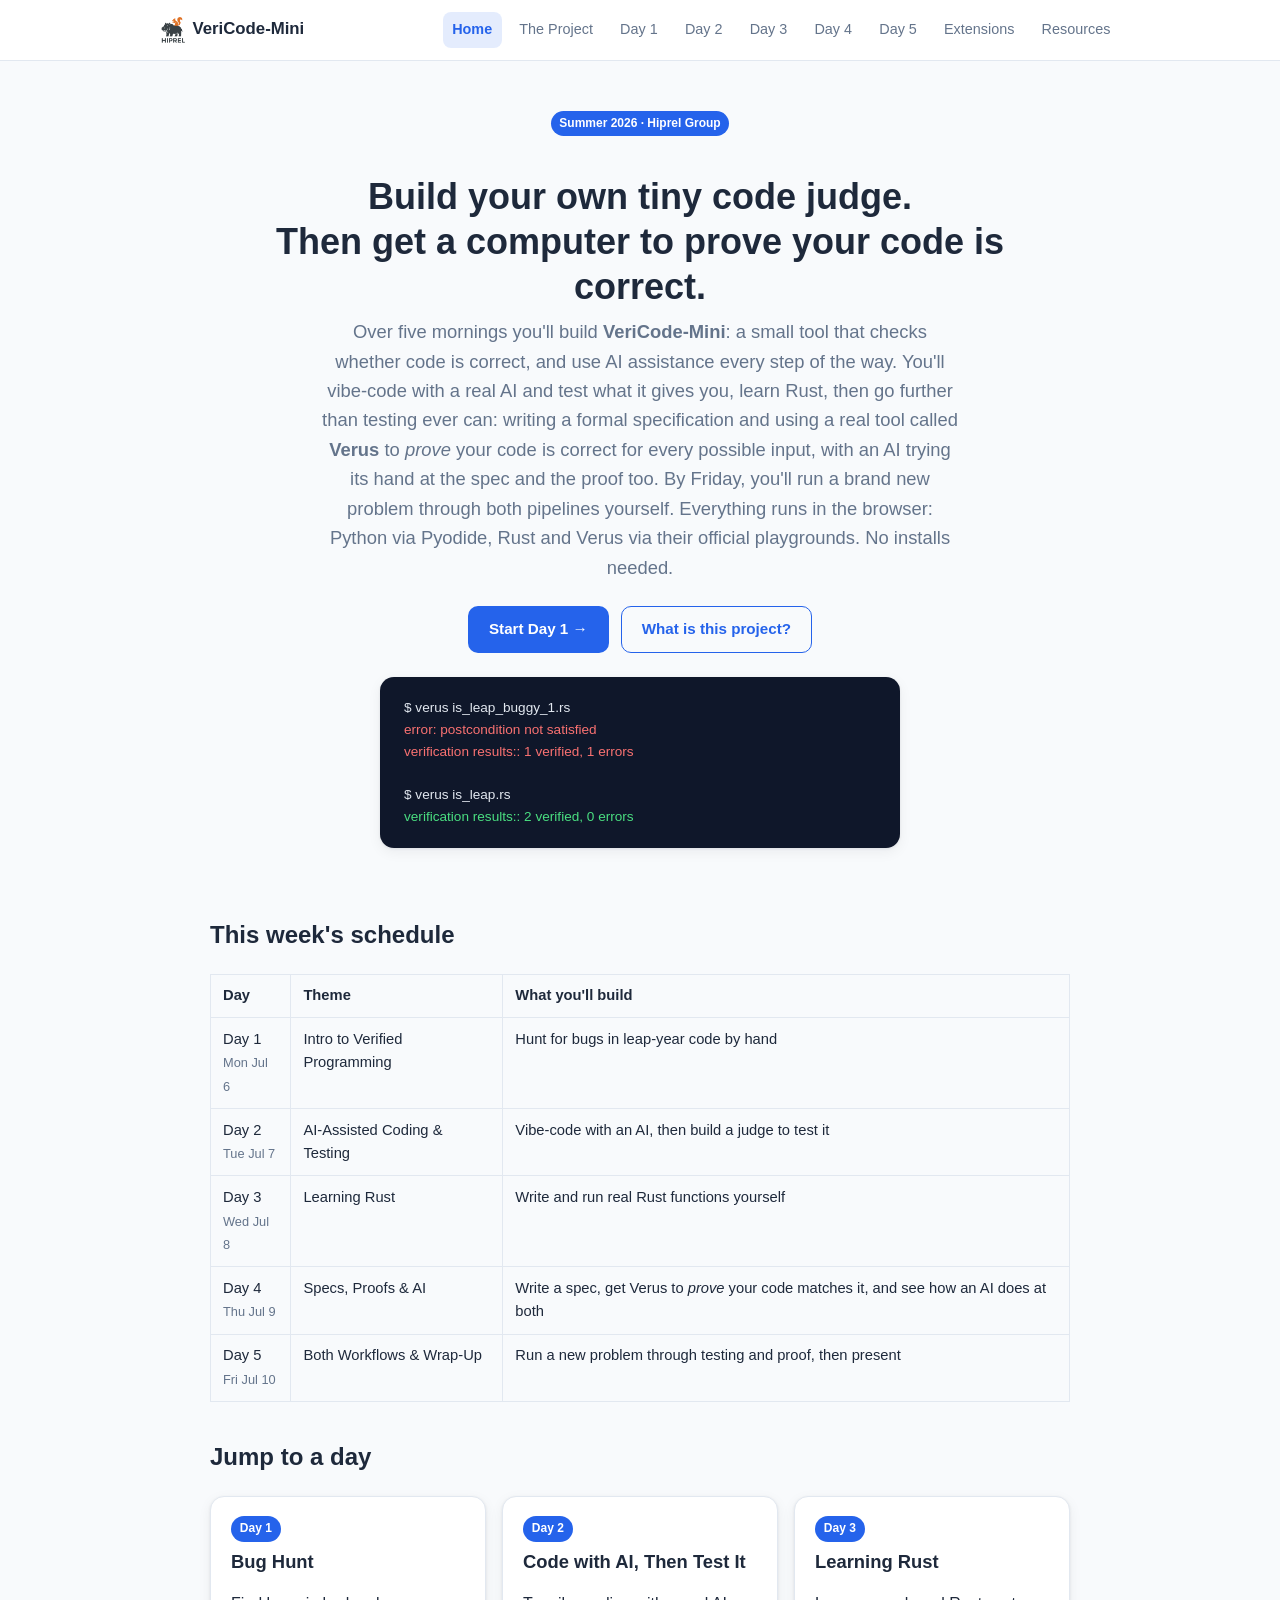
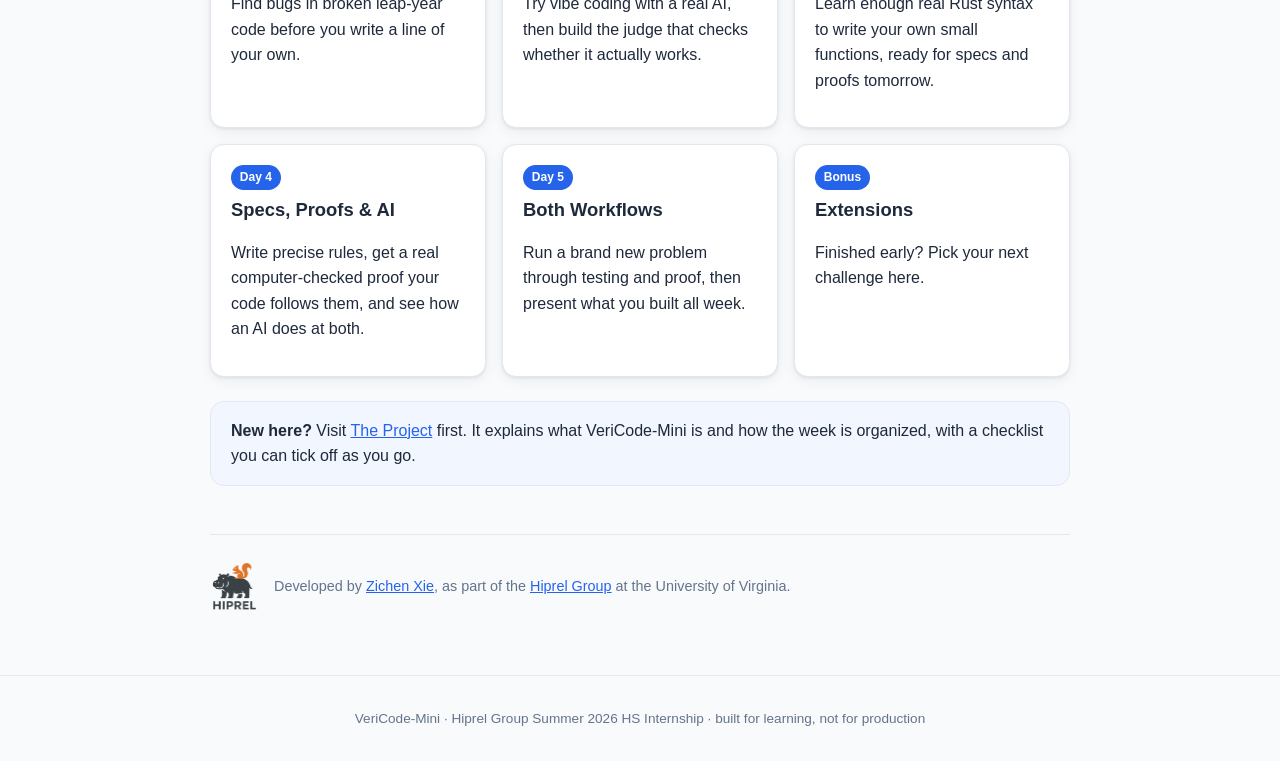
<file: index.html>
<!doctype html>
<html lang="en">
<head>
<meta charset="utf-8">
<meta name="viewport" content="width=device-width, initial-scale=1">
<title>VeriCode-Mini &middot; HS Internship</title>
<link rel="icon" href="icon/image_nontrans.png">
<link rel="stylesheet" href="css/style.css">
</head>
<body>
<header class="site-header">
  <div class="site-header-inner">
    <a class="brand" href="index.html"><img src="icon/image.png" alt="Hiprel Group" class="brand-icon">VeriCode-Mini</a>
    <button class="nav-toggle" aria-label="Toggle menu">☰</button>
    <nav class="site-nav">
      <a href="index.html">Home</a>
      <a href="project.html">The Project</a>
      <a href="day1.html">Day 1</a>
      <a href="day2.html">Day 2</a>
      <a href="day3.html">Day 3</a>
      <a href="day4.html">Day 4</a>
      <a href="day5.html">Day 5</a>
      <a href="extensions.html">Extensions</a>
      <a href="resources.html">Resources</a>
    </nav>
  </div>
</header>

<section class="hero">
  <div class="container">
    <span class="day-badge">Summer 2026 &middot; Hiprel Group</span>
    <h1>Build your own tiny code judge.<br>Then get a computer to prove your code is correct.</h1>
    <p class="lead">
      Over five mornings you'll build <strong>VeriCode-Mini</strong>: a small tool
      that checks whether code is correct, and use AI assistance every step of the
      way. You'll vibe-code with a real AI and test what it gives you, learn Rust,
      then go further than testing ever can: writing a formal specification and using
      a real tool called <strong>Verus</strong> to <em>prove</em> your code is correct
      for every possible input, with an AI trying its hand at the spec and the proof
      too. By Friday, you'll run a brand new problem through both pipelines yourself.
      Everything runs in the browser: Python via Pyodide, Rust and Verus via their
      official playgrounds. No installs needed.
    </p>
    <div class="hero-actions">
      <a class="btn btn-primary" href="day1.html">Start Day 1 &rarr;</a>
      <a class="btn btn-outline" href="project.html">What is this project?</a>
    </div>

    <div class="hero-terminal" aria-hidden="true">
      <div class="line" style="animation-delay:0.1s">$ verus is_leap_buggy_1.rs</div>
      <div class="line fail" style="animation-delay:0.7s">error: postcondition not satisfied</div>
      <div class="line fail" style="animation-delay:1.2s">verification results:: 1 verified, 1 errors</div>
      <div class="line" style="animation-delay:1.7s">&nbsp;</div>
      <div class="line" style="animation-delay:1.9s">$ verus is_leap.rs</div>
      <div class="line pass" style="animation-delay:2.6s">verification results:: 2 verified, 0 errors</div>
    </div>
  </div>
</section>

<div class="container">
  <h2>This week's schedule</h2>
  <table class="schedule">
    <thead>
      <tr><th>Day</th><th>Theme</th><th>What you'll build</th></tr>
    </thead>
    <tbody>
      <tr><td>Day 1<br><span class="worksheet-note">Mon Jul 6</span></td><td>Intro to Verified Programming</td><td>Hunt for bugs in leap-year code by hand</td></tr>
      <tr><td>Day 2<br><span class="worksheet-note">Tue Jul 7</span></td><td>AI-Assisted Coding &amp; Testing</td><td>Vibe-code with an AI, then build a judge to test it</td></tr>
      <tr><td>Day 3<br><span class="worksheet-note">Wed Jul 8</span></td><td>Learning Rust</td><td>Write and run real Rust functions yourself</td></tr>
      <tr><td>Day 4<br><span class="worksheet-note">Thu Jul 9</span></td><td>Specs, Proofs &amp; AI</td><td>Write a spec, get Verus to <em>prove</em> your code matches it, and see how an AI does at both</td></tr>
      <tr><td>Day 5<br><span class="worksheet-note">Fri Jul 10</span></td><td>Both Workflows &amp; Wrap-Up</td><td>Run a new problem through testing and proof, then present</td></tr>
    </tbody>
  </table>

  <h2>Jump to a day</h2>
  <div class="card-grid">
    <a class="card day-card" href="day1.html"><span class="day-badge">Day 1</span><h3>Bug Hunt</h3><p>Find bugs in broken leap-year code before you write a line of your own.</p></a>
    <a class="card day-card" href="day2.html"><span class="day-badge">Day 2</span><h3>Code with AI, Then Test It</h3><p>Try vibe coding with a real AI, then build the judge that checks whether it actually works.</p></a>
    <a class="card day-card" href="day3.html"><span class="day-badge">Day 3</span><h3>Learning Rust</h3><p>Learn enough real Rust syntax to write your own small functions, ready for specs and proofs tomorrow.</p></a>
    <a class="card day-card" href="day4.html"><span class="day-badge">Day 4</span><h3>Specs, Proofs &amp; AI</h3><p>Write precise rules, get a real computer-checked proof your code follows them, and see how an AI does at both.</p></a>
    <a class="card day-card" href="day5.html"><span class="day-badge">Day 5</span><h3>Both Workflows</h3><p>Run a brand new problem through testing and proof, then present what you built all week.</p></a>
    <a class="card day-card" href="extensions.html"><span class="day-badge">Bonus</span><h3>Extensions</h3><p>Finished early? Pick your next challenge here.</p></a>
  </div>

  <div class="callout tip">
    <strong>New here?</strong> Visit <a href="project.html">The Project</a> first.
    It explains what VeriCode-Mini is and how the week is organized, with a checklist you
    can tick off as you go.
  </div>

  <div class="credits">
    <img src="icon/image.png" alt="Hiprel Group logo" class="credits-logo">
    <p>
      Developed by <a href="https://gax-c.github.io/" target="_blank" rel="noopener">Zichen Xie</a>,
      as part of the <a href="https://wenxiwang.github.io/group.html" target="_blank" rel="noopener">Hiprel Group</a>
      at the University of Virginia.
    </p>
  </div>
</div>

<footer class="site-footer">
  <div class="container">VeriCode-Mini &middot; Hiprel Group Summer 2026 HS Internship &middot; built for learning, not for production</div>
</footer>

<script src="js/site.js"></script>
</body>
</html>
</file>
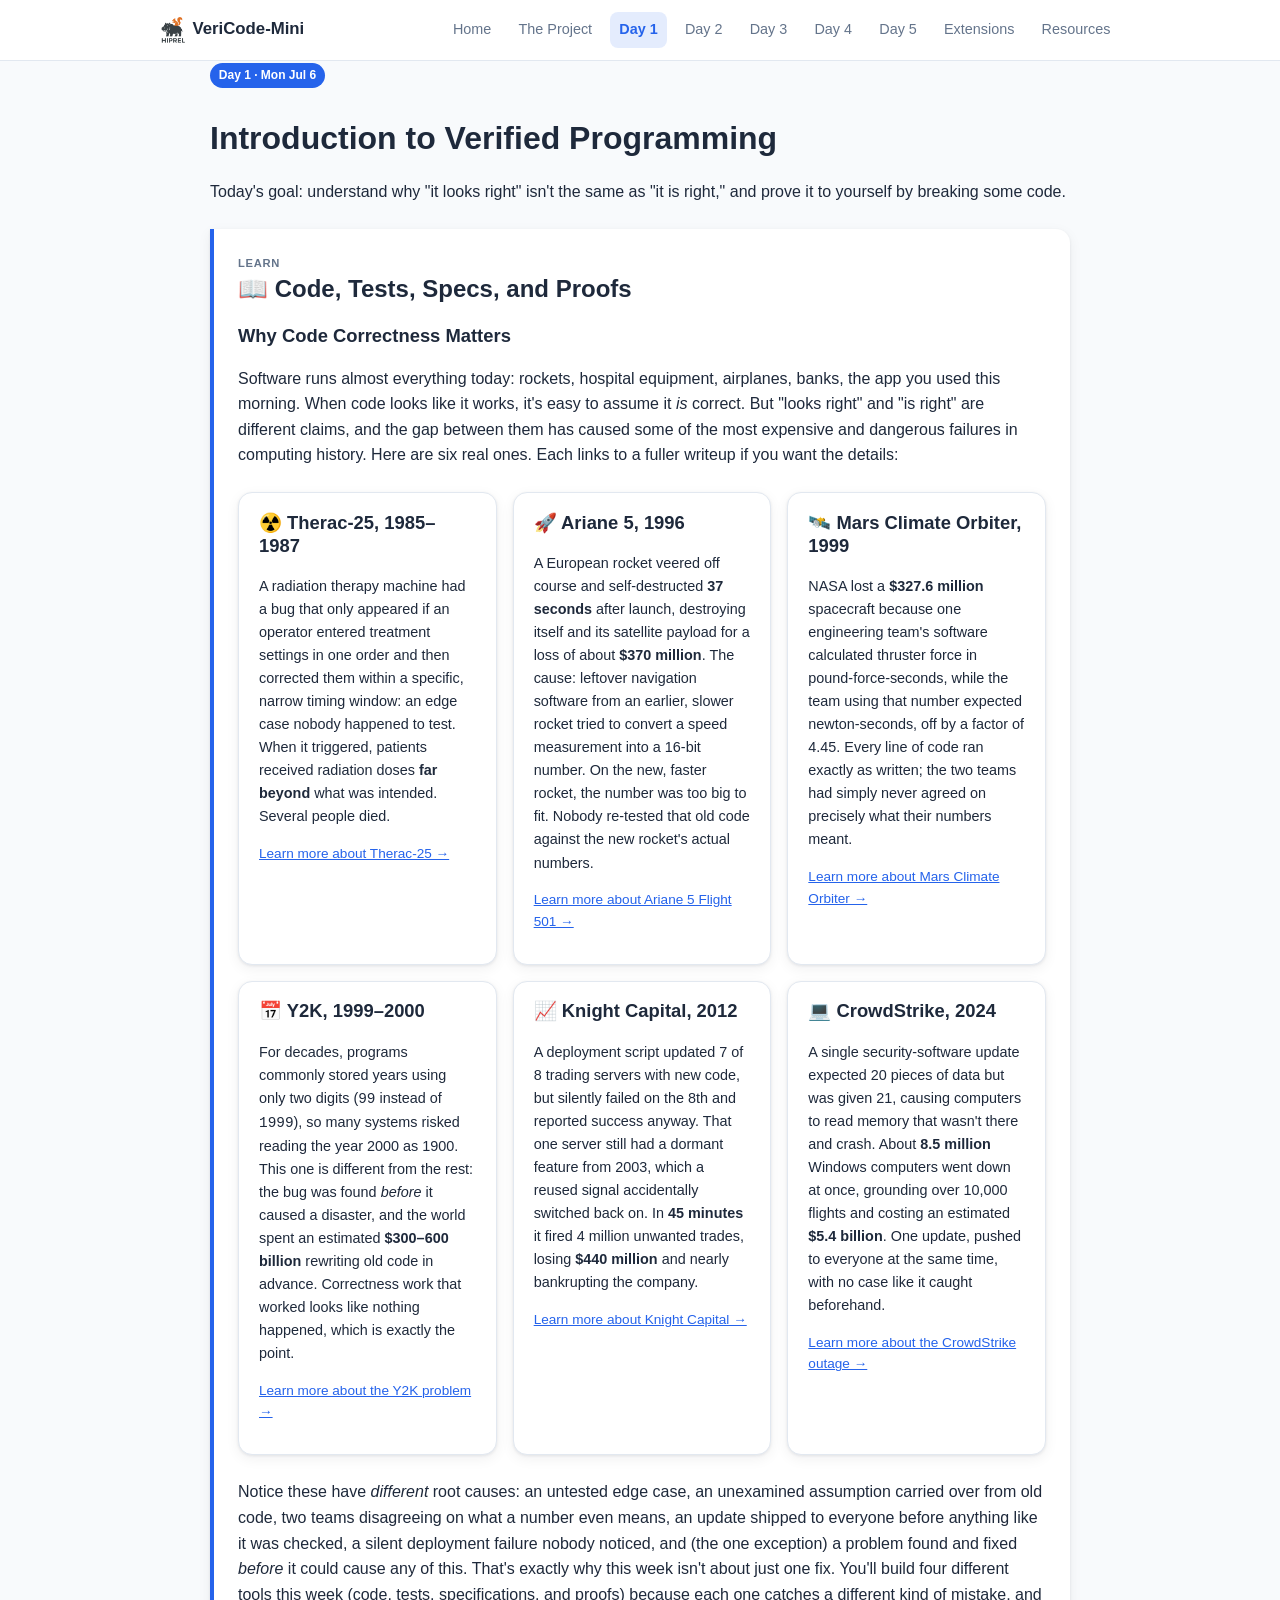
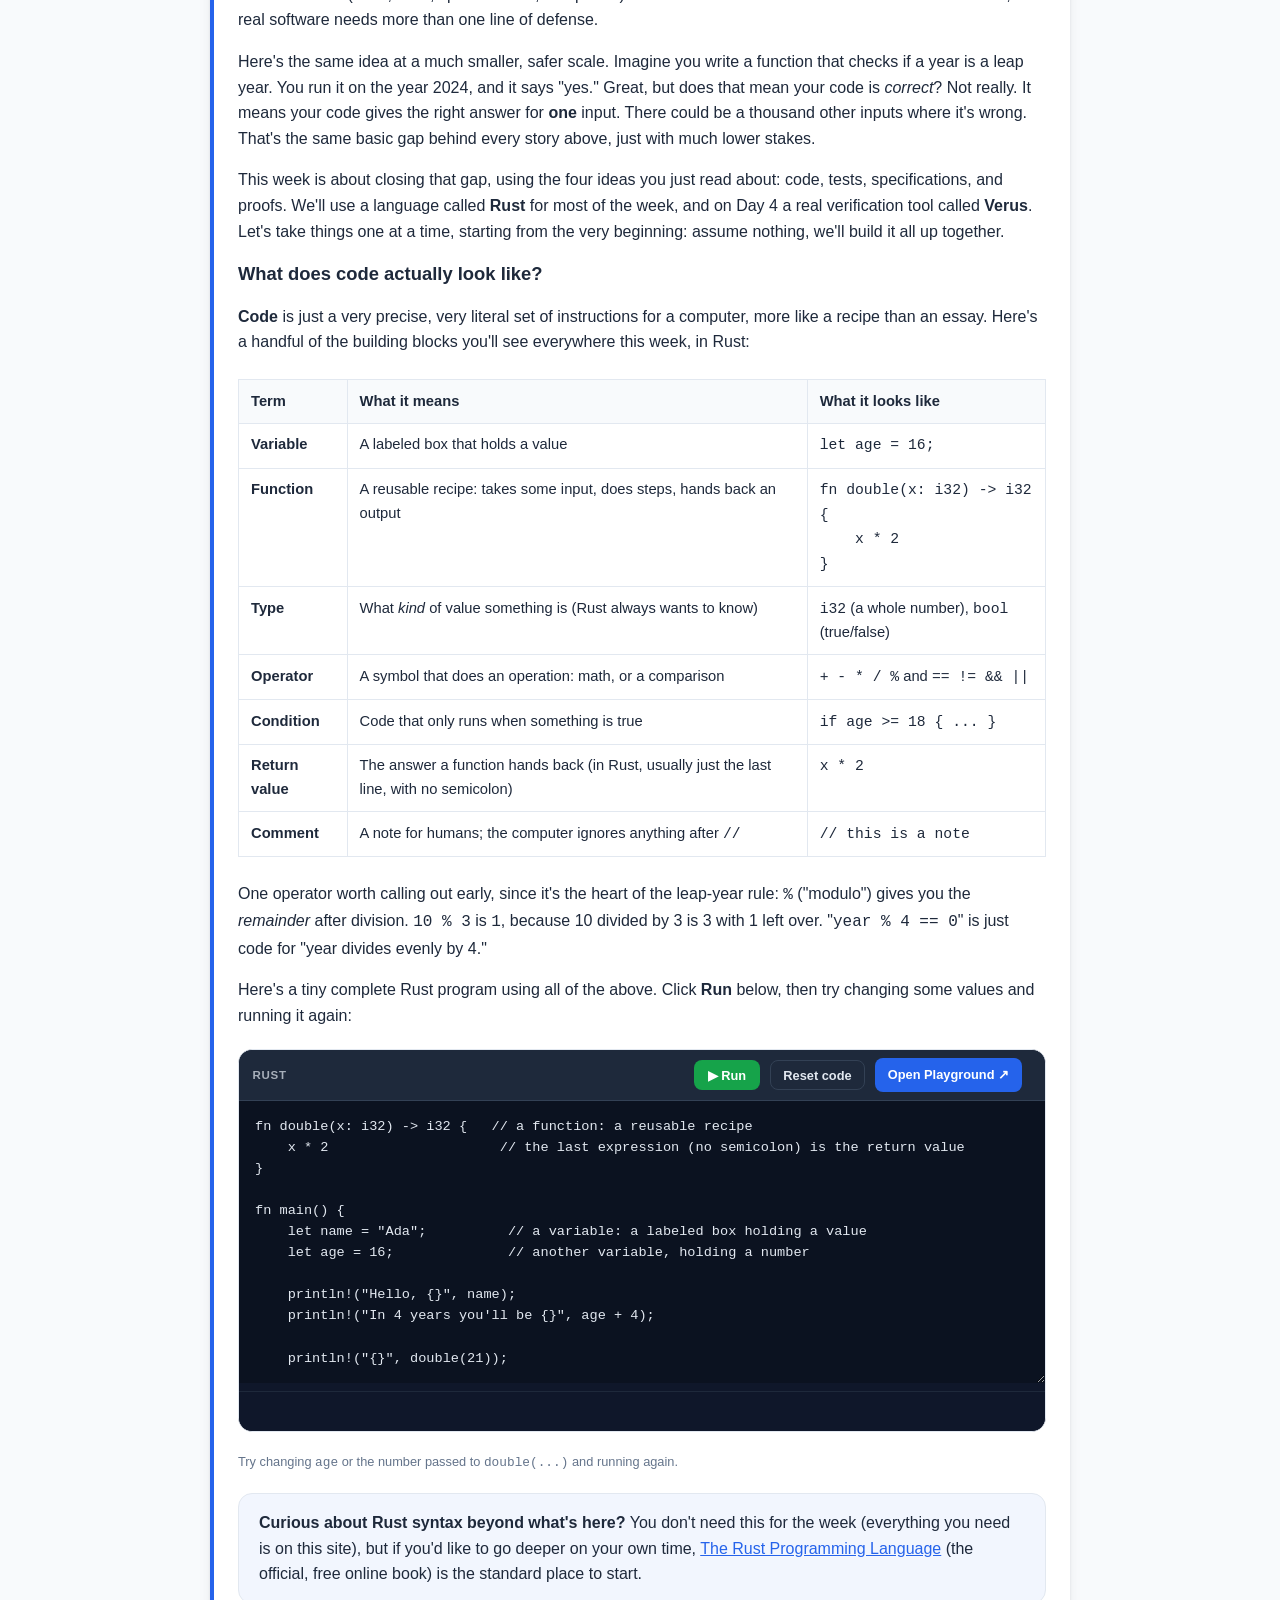
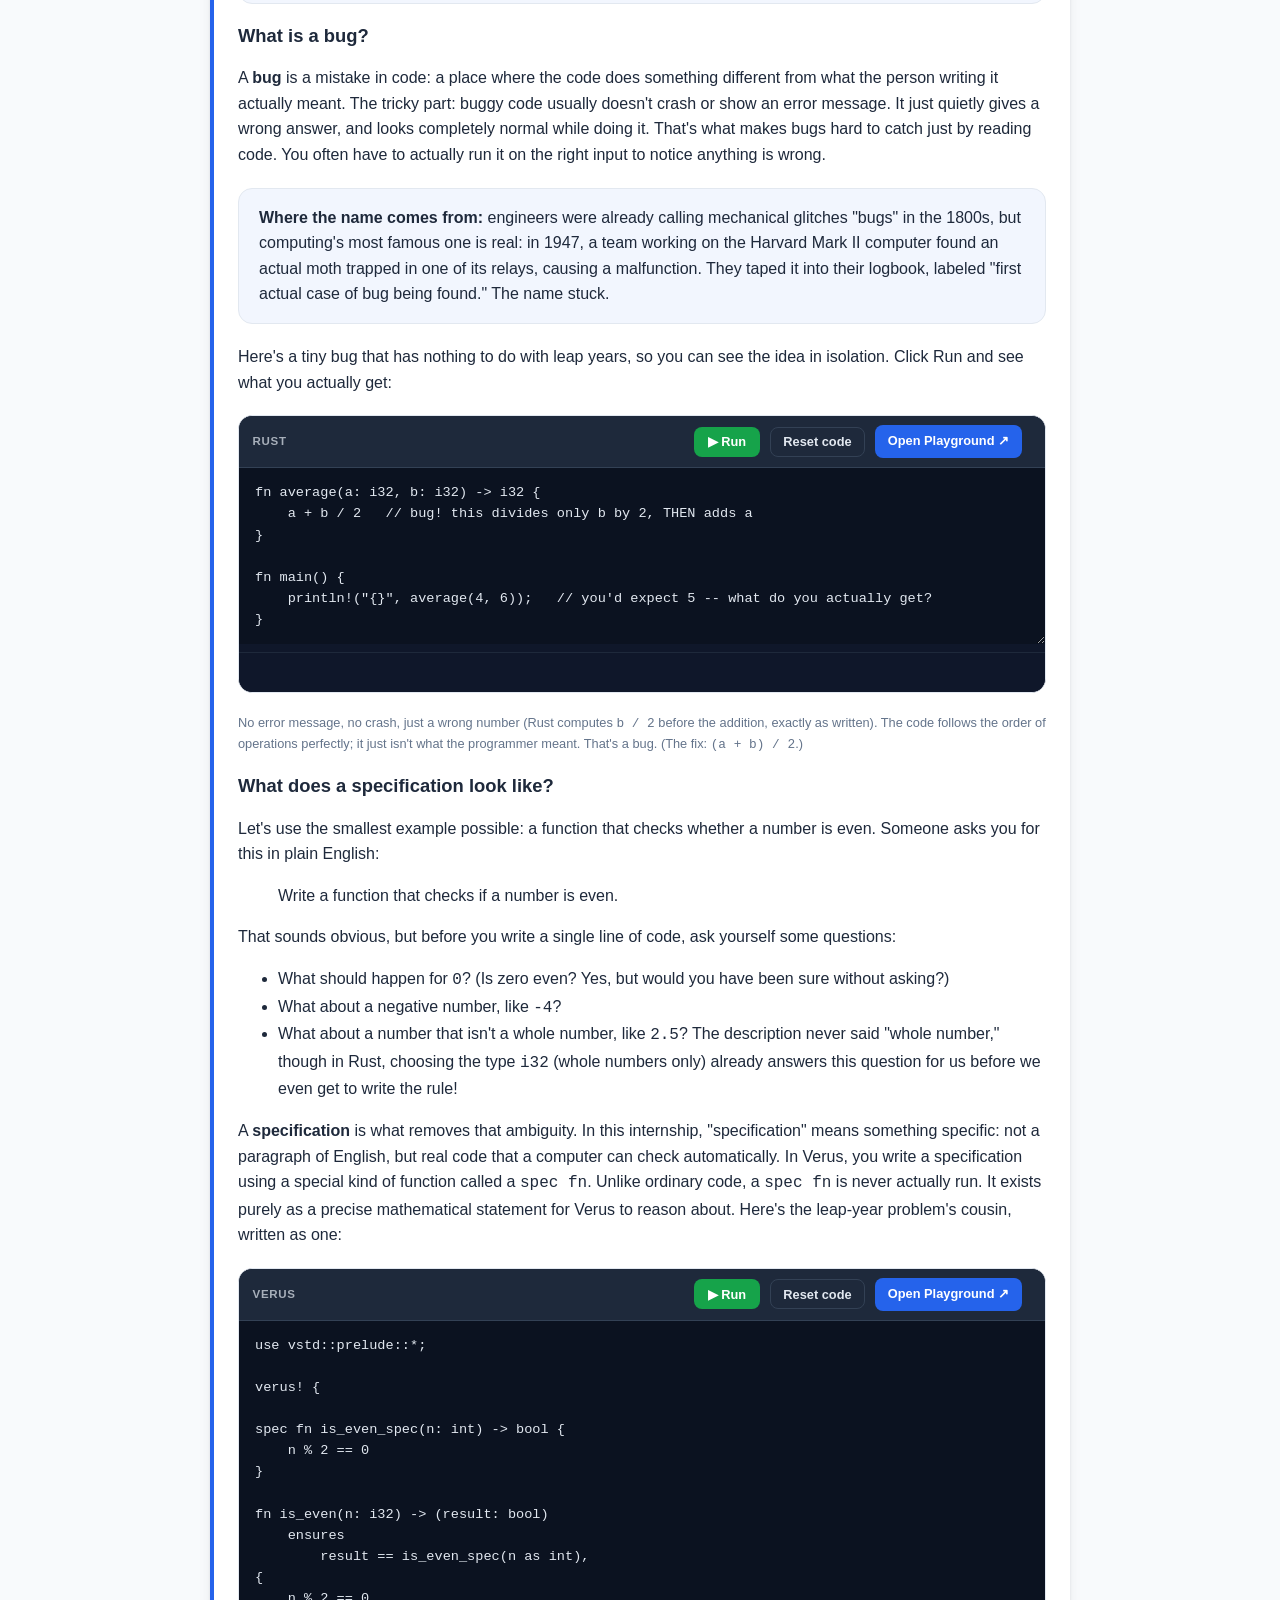
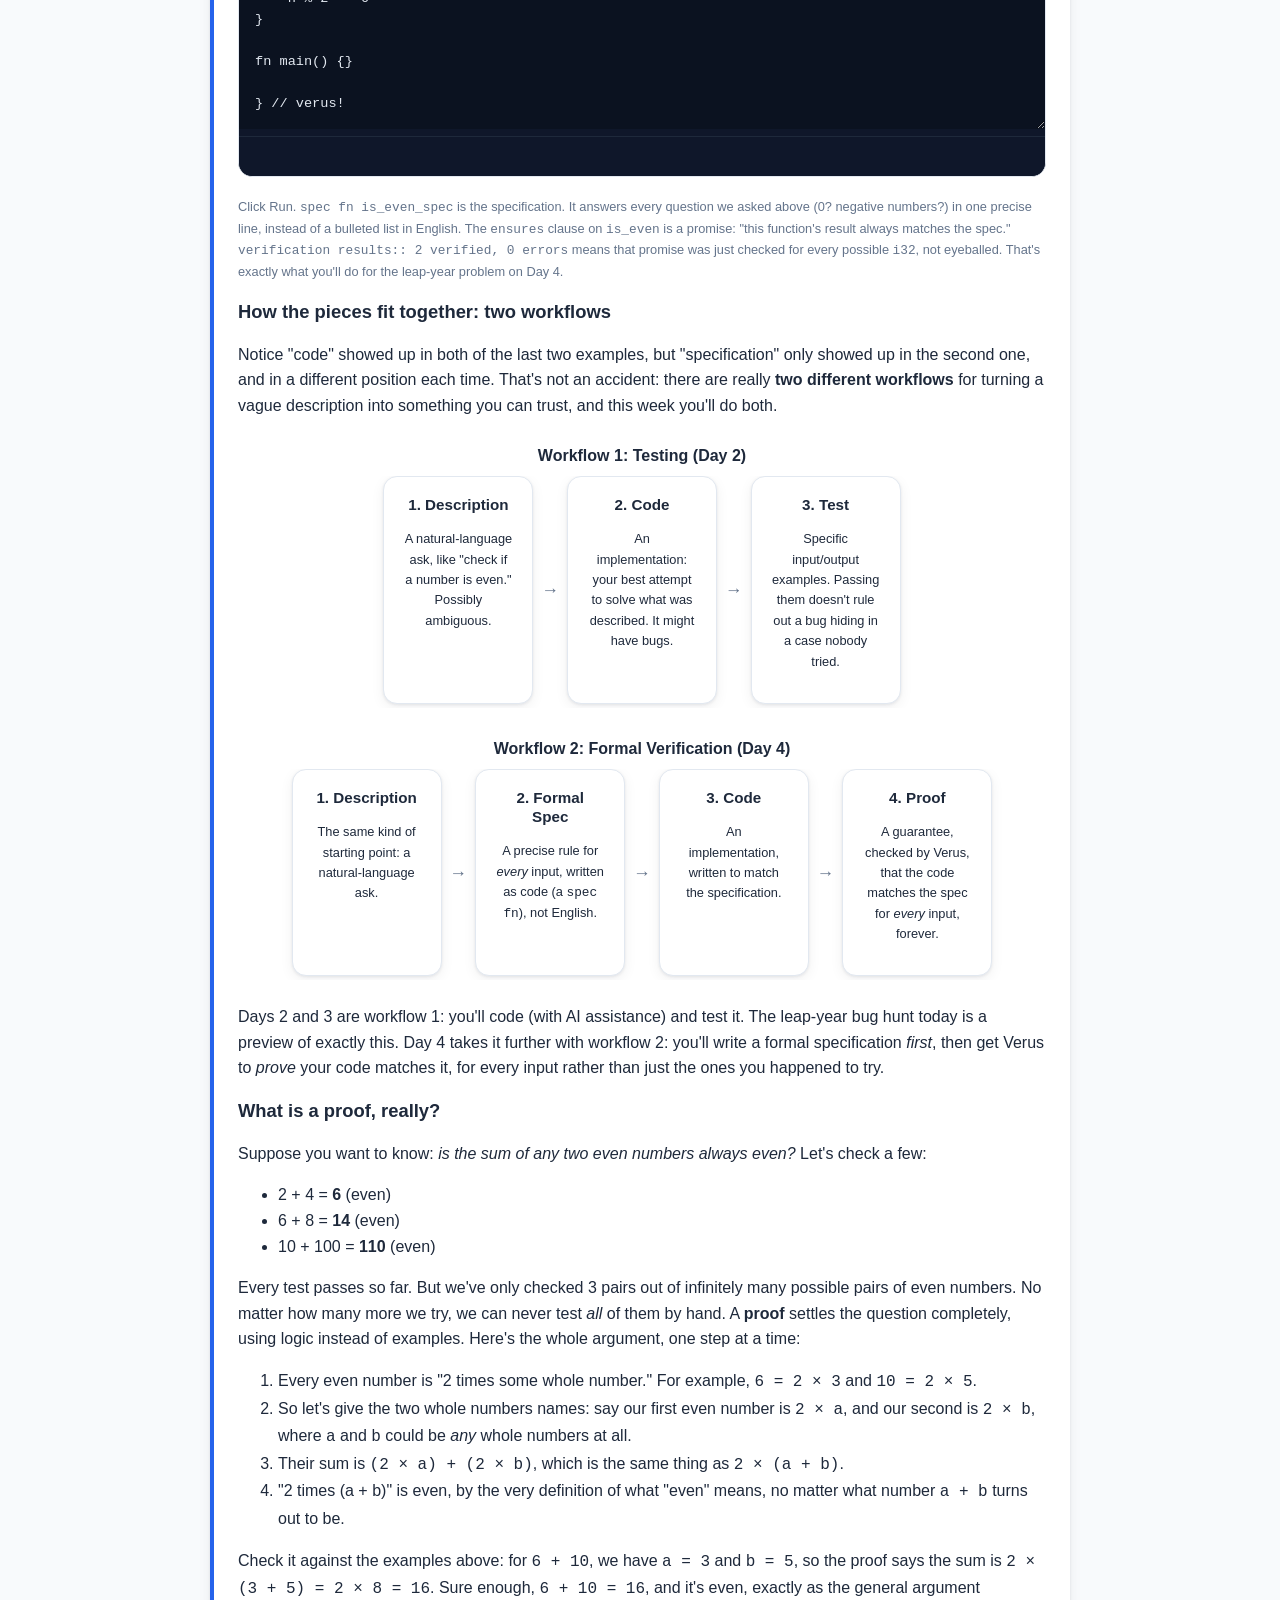
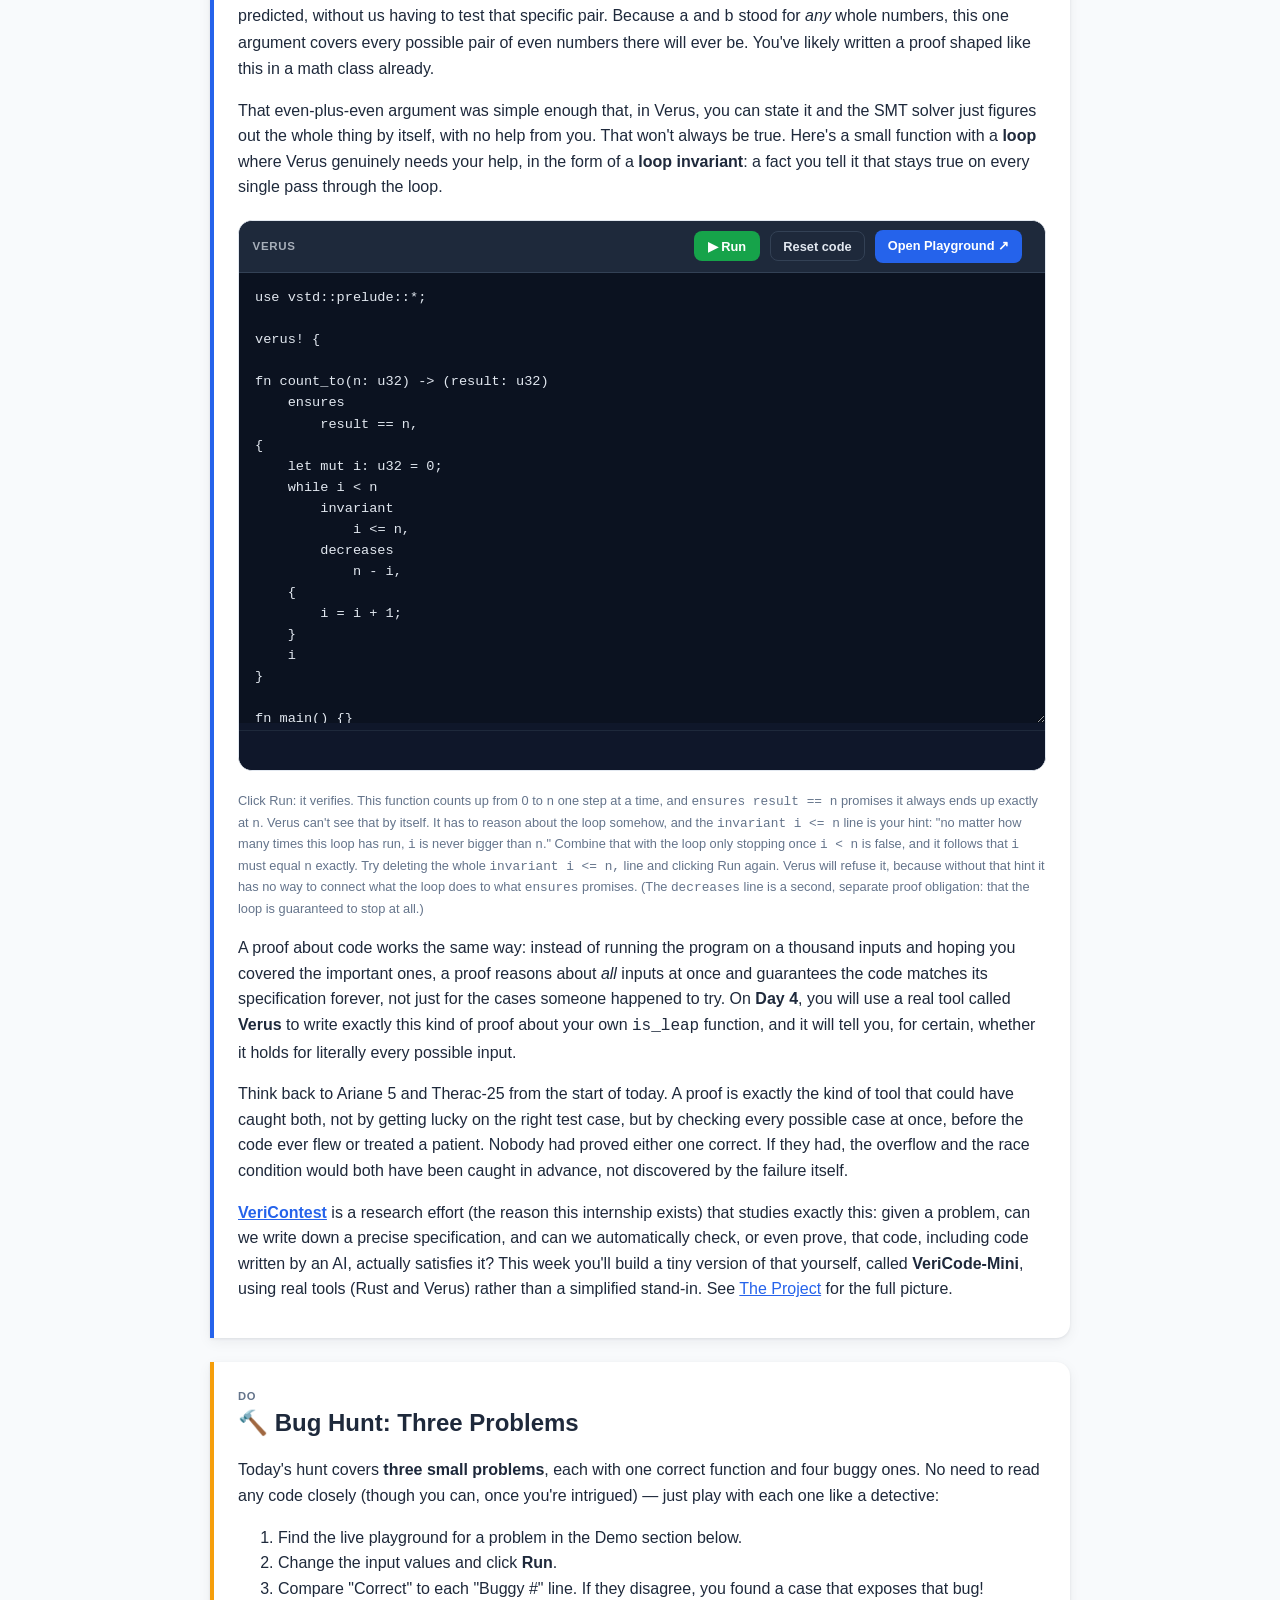
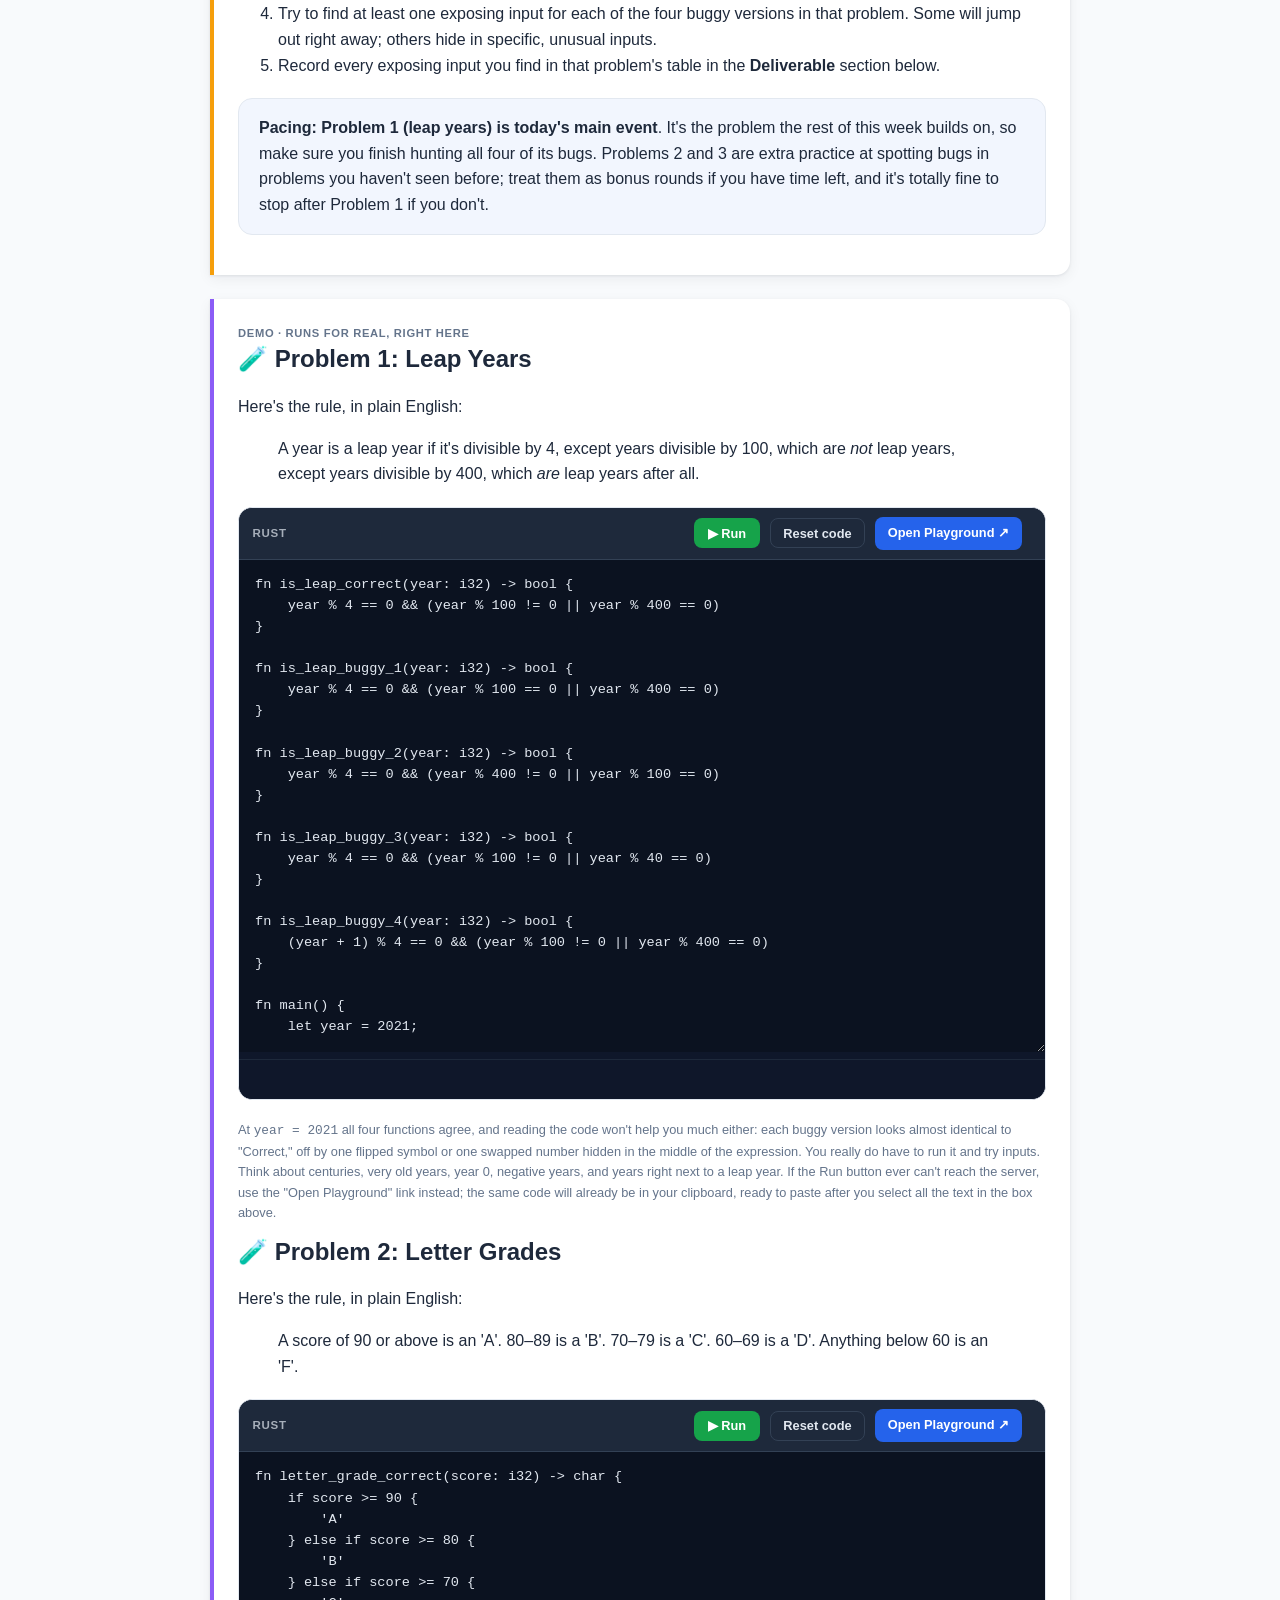
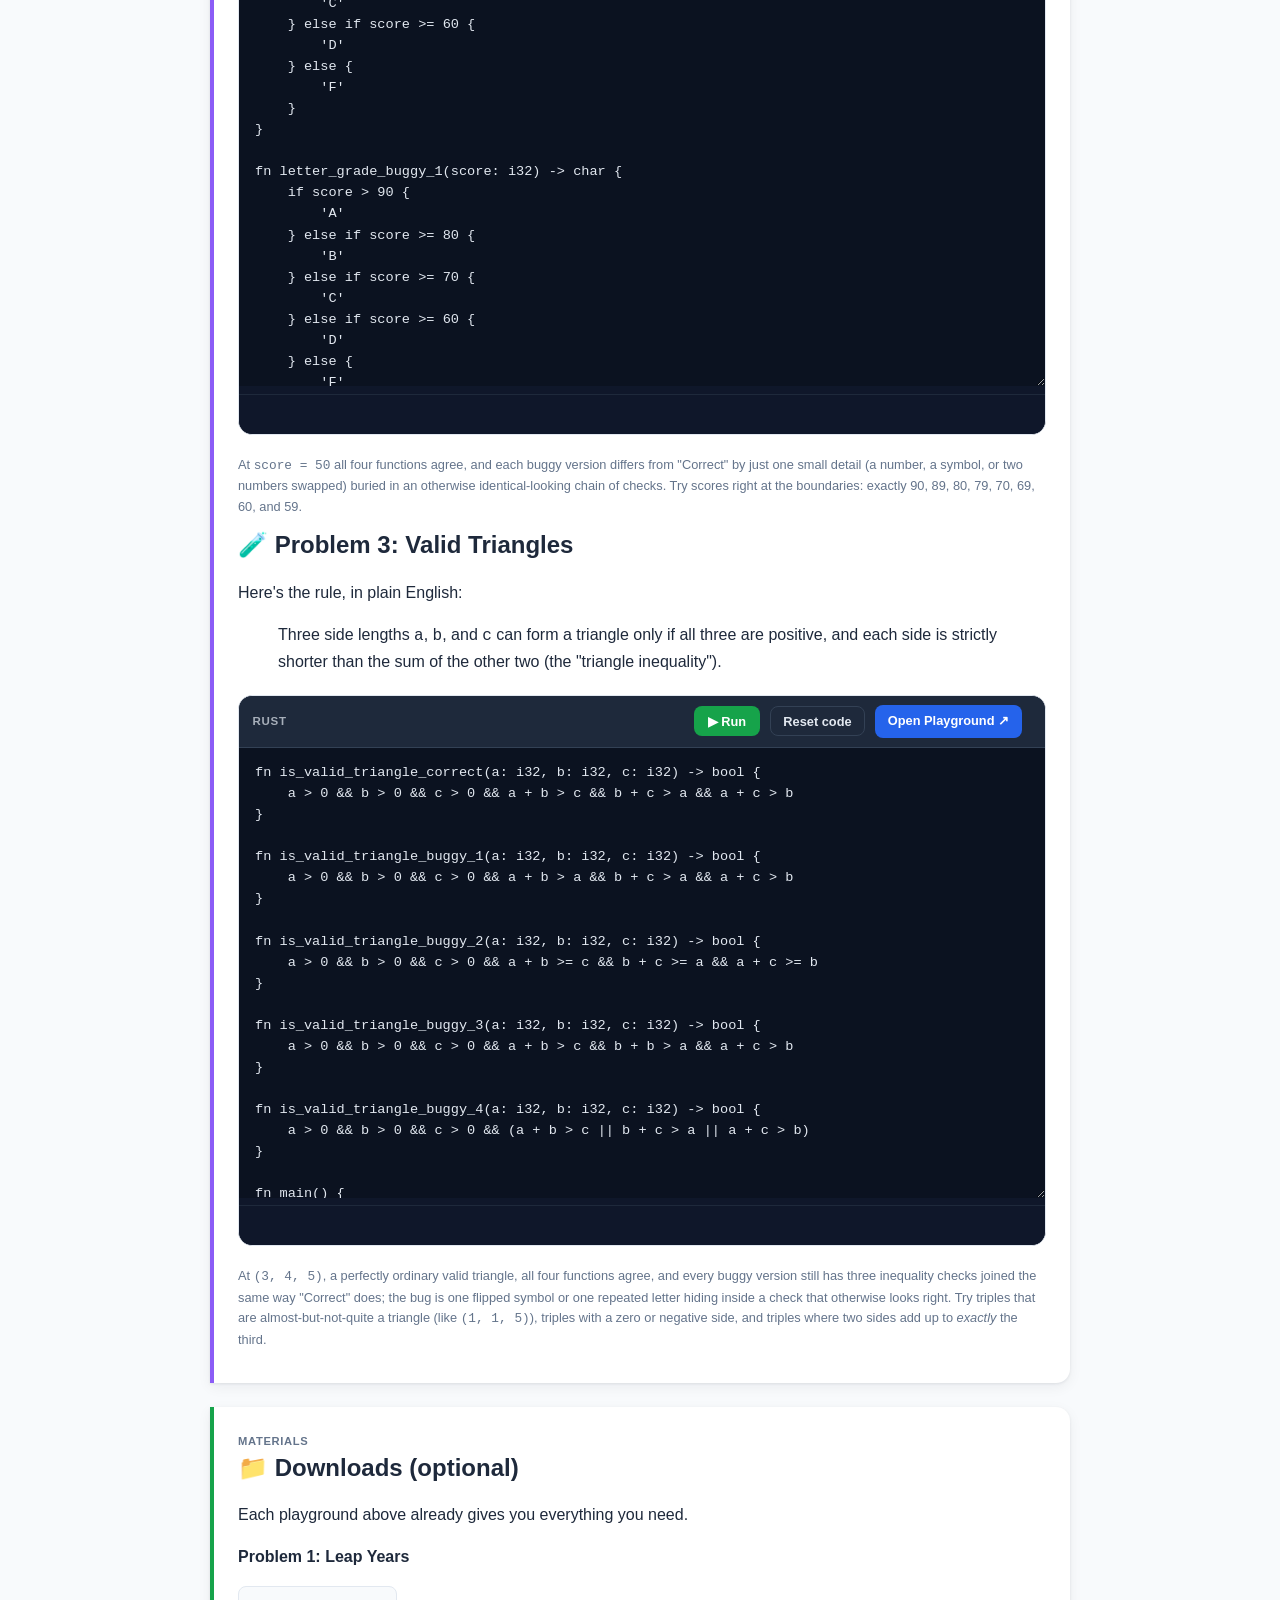
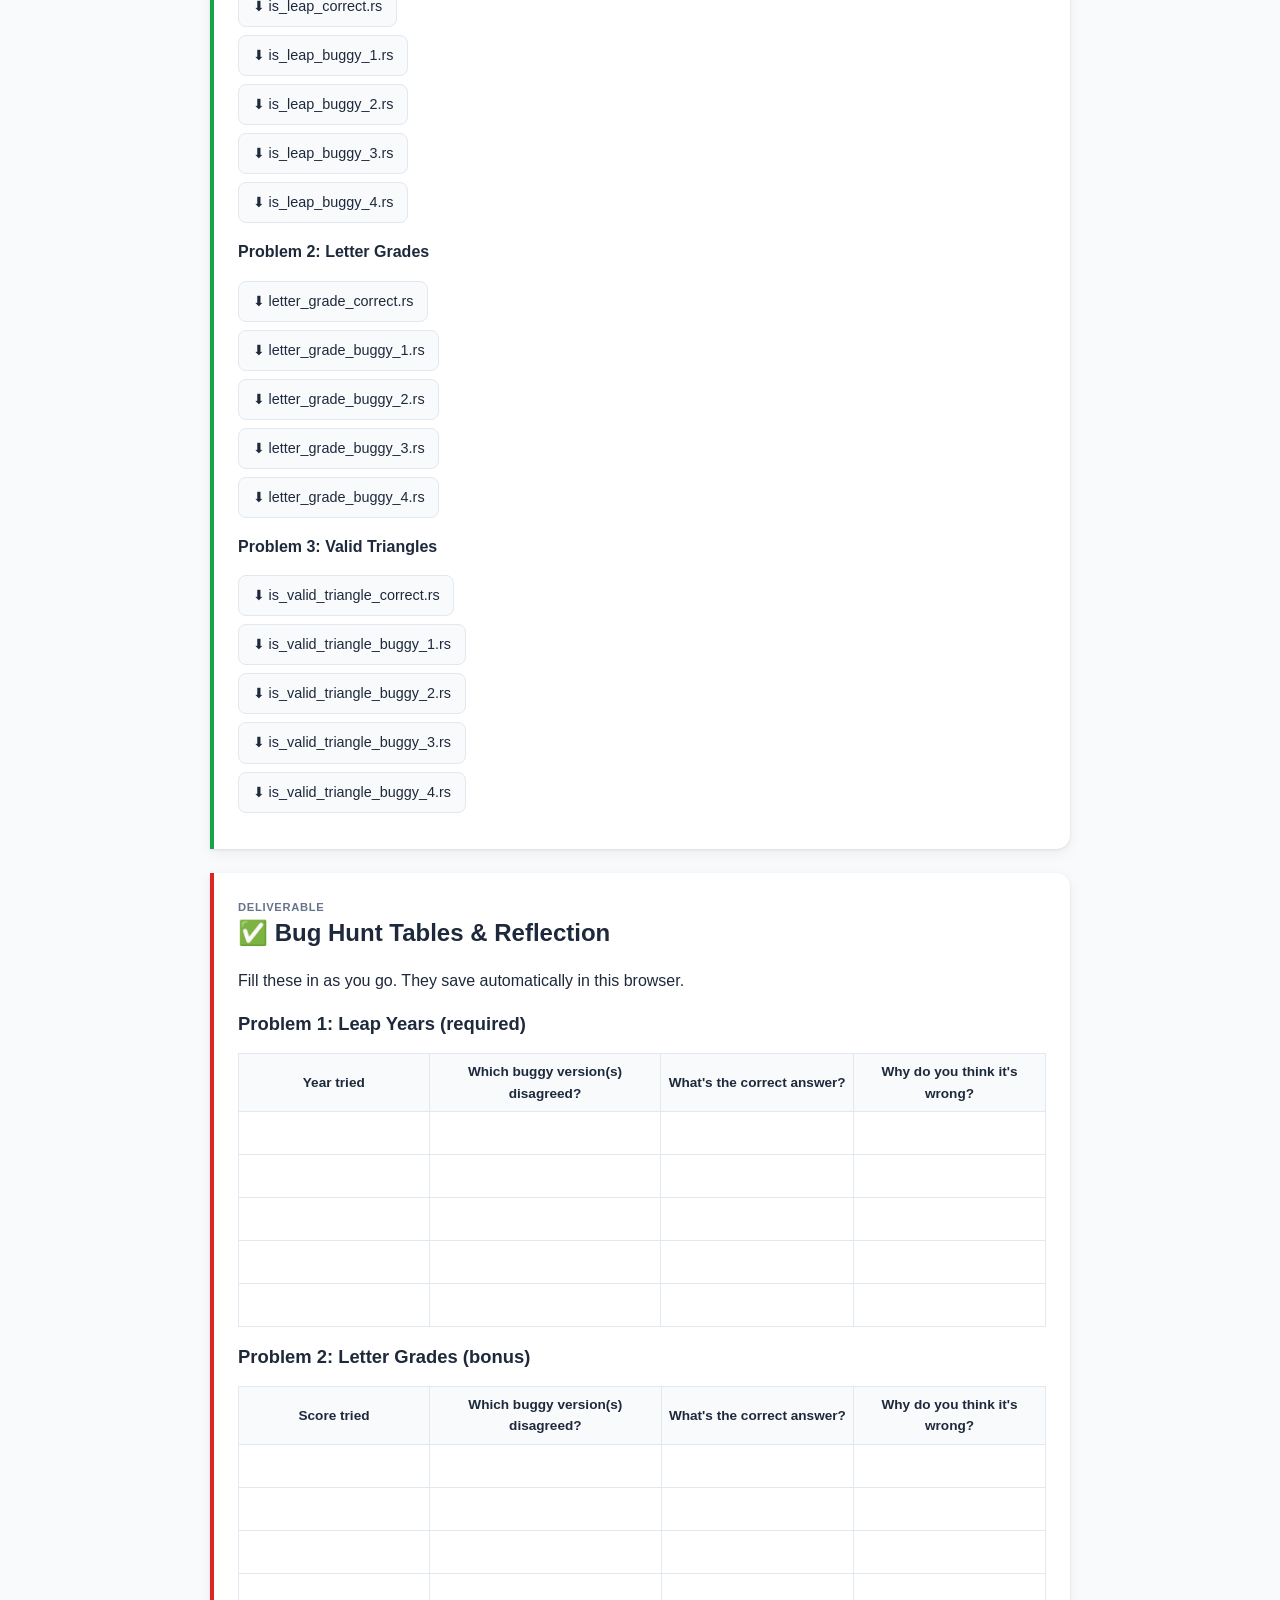
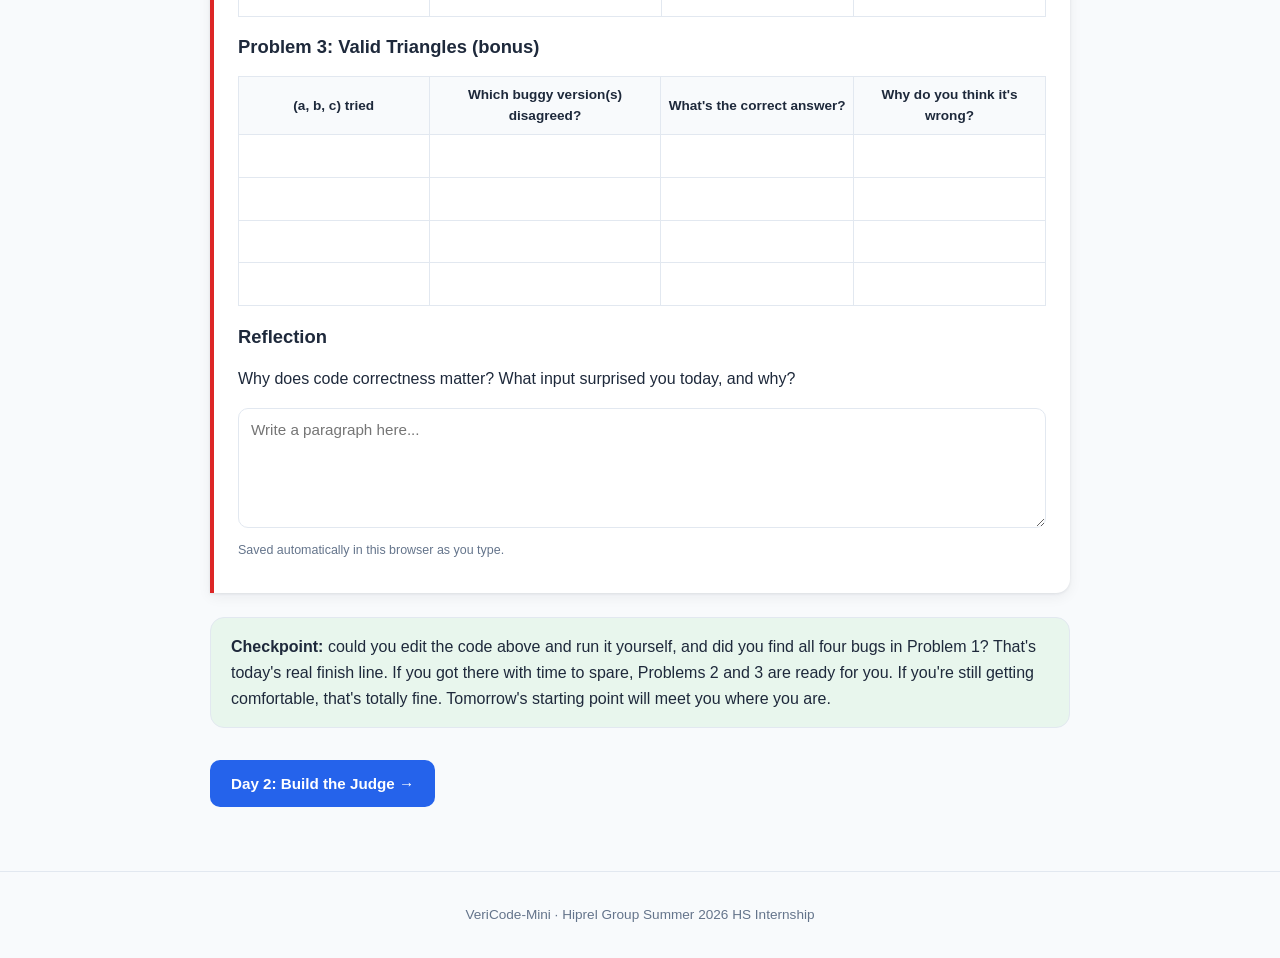
<file: day1.html>
<!doctype html>
<html lang="en">
<head>
<meta charset="utf-8">
<meta name="viewport" content="width=device-width, initial-scale=1">
<title>Day 1: Bug Hunt &middot; VeriCode-Mini</title>
<link rel="icon" href="icon/image_nontrans.png">
<link rel="stylesheet" href="css/style.css">
</head>
<body>
<header class="site-header">
  <div class="site-header-inner">
    <a class="brand" href="index.html"><img src="icon/image.png" alt="Hiprel Group" class="brand-icon">VeriCode-Mini</a>
    <button class="nav-toggle" aria-label="Toggle menu">☰</button>
    <nav class="site-nav">
      <a href="index.html">Home</a>
      <a href="project.html">The Project</a>
      <a href="day1.html">Day 1</a>
      <a href="day2.html">Day 2</a>
      <a href="day3.html">Day 3</a>
      <a href="day4.html">Day 4</a>
      <a href="day5.html">Day 5</a>
      <a href="extensions.html">Extensions</a>
      <a href="resources.html">Resources</a>
    </nav>
  </div>
</header>

<div class="container">
  <span class="day-badge">Day 1 &middot; Mon Jul 6</span>
  <h1>Introduction to Verified Programming</h1>
  <p class="lead">Today's goal: understand why "it looks right" isn't the same as "it is right," and prove it to yourself by breaking some code.</p>

  <div class="section-block learn">
    <span class="section-tag">Learn</span>
    <h2>📖 Code, Tests, Specs, and Proofs</h2>

    <h3>Why Code Correctness Matters</h3>
    <p>
      Software runs almost everything today: rockets, hospital equipment,
      airplanes, banks, the app you used this morning. When code looks like it works,
      it's easy to assume it <em>is</em> correct. But "looks right" and "is right" are
      different claims, and the gap between them has caused some of the most expensive
      and dangerous failures in computing history. Here are six real ones. Each
      links to a fuller writeup if you want the details:
    </p>

    <div class="card-grid">
      <div class="card">
        <h3>☢️ Therac-25, 1985&ndash;1987</h3>
        <p style="font-size:0.9rem;">
          A radiation therapy machine had a bug that only appeared if an operator
          entered treatment settings in one order and then corrected them within a
          specific, narrow timing window: an edge case nobody happened to test.
          When it triggered, patients received radiation doses <strong>far beyond</strong>
          what was intended. Several people died.
        </p>
        <p style="font-size:0.85rem;"><a href="https://en.wikipedia.org/wiki/Therac-25" target="_blank" rel="noopener">Learn more about Therac-25 &rarr;</a></p>
      </div>
      <div class="card">
        <h3>🚀 Ariane 5, 1996</h3>
        <p style="font-size:0.9rem;">
          A European rocket veered off course and self-destructed <strong>37
          seconds</strong> after launch, destroying itself and its satellite payload
          for a loss of about <strong>$370 million</strong>. The cause: leftover
          navigation software from an earlier, slower rocket tried to convert a speed
          measurement into a 16-bit number. On the new, faster rocket, the number was
          too big to fit. Nobody re-tested that old code against the new rocket's
          actual numbers.
        </p>
        <p style="font-size:0.85rem;"><a href="https://en.wikipedia.org/wiki/Ariane_flight_V88" target="_blank" rel="noopener">Learn more about Ariane 5 Flight 501 &rarr;</a></p>
      </div>
      <div class="card">
        <h3>🛰️ Mars Climate Orbiter, 1999</h3>
        <p style="font-size:0.9rem;">
          NASA lost a <strong>$327.6 million</strong> spacecraft because one
          engineering team's software calculated thruster force in
          pound-force-seconds, while the team using that number expected
          newton-seconds, off by a factor of 4.45. Every line of code ran
          exactly as written; the two teams had simply never agreed on precisely what
          their numbers meant.
        </p>
        <p style="font-size:0.85rem;"><a href="https://en.wikipedia.org/wiki/Mars_Climate_Orbiter" target="_blank" rel="noopener">Learn more about Mars Climate Orbiter &rarr;</a></p>
      </div>
      <div class="card">
        <h3>📅 Y2K, 1999&ndash;2000</h3>
        <p style="font-size:0.9rem;">
          For decades, programs commonly stored years using only two digits (<code>99</code>
          instead of <code>1999</code>), so many systems risked reading the year 2000
          as 1900. This one is different from the rest: the bug was found <em>before</em>
          it caused a disaster, and the world spent an estimated <strong>$300&ndash;600
          billion</strong> rewriting old code in advance. Correctness work that
          worked looks like nothing happened, which is exactly the point.
        </p>
        <p style="font-size:0.85rem;"><a href="https://en.wikipedia.org/wiki/Year_2000_problem" target="_blank" rel="noopener">Learn more about the Y2K problem &rarr;</a></p>
      </div>
      <div class="card">
        <h3>📈 Knight Capital, 2012</h3>
        <p style="font-size:0.9rem;">
          A deployment script updated 7 of 8 trading servers with new code, but
          silently failed on the 8th and reported success anyway. That one server
          still had a dormant feature from 2003, which a reused signal accidentally
          switched back on. In <strong>45 minutes</strong> it fired 4 million unwanted
          trades, losing <strong>$440 million</strong> and nearly bankrupting the
          company.
        </p>
        <p style="font-size:0.85rem;"><a href="https://en.wikipedia.org/wiki/Knight_Capital_Group" target="_blank" rel="noopener">Learn more about Knight Capital &rarr;</a></p>
      </div>
      <div class="card">
        <h3>💻 CrowdStrike, 2024</h3>
        <p style="font-size:0.9rem;">
          A single security-software update expected 20 pieces of data but was given
          21, causing computers to read memory that wasn't there and crash. About
          <strong>8.5 million</strong> Windows computers went down at once, grounding
          over 10,000 flights and costing an estimated <strong>$5.4
          billion</strong>. One update, pushed to everyone at the same time, with no
          case like it caught beforehand.
        </p>
        <p style="font-size:0.85rem;"><a href="https://en.wikipedia.org/wiki/2024_CrowdStrike-related_IT_outages" target="_blank" rel="noopener">Learn more about the CrowdStrike outage &rarr;</a></p>
      </div>
    </div>

    <p>
      Notice these have <em>different</em> root causes: an untested edge case, an
      unexamined assumption carried over from old code, two teams disagreeing on what
      a number even means, an update shipped to everyone before anything like it was
      checked, a silent deployment failure nobody noticed, and (the one exception) a
      problem found and fixed <em>before</em> it could cause any of this. That's
      exactly why this week isn't about just one fix. You'll build four different
      tools this week (code, tests, specifications, and proofs) because each one
      catches a different kind of mistake, and real software needs more than one line
      of defense.
    </p>

    <p>
      Here's the same idea at a much smaller, safer scale. Imagine you write a
      function that checks if a year is a leap year. You run it on the year 2024, and
      it says "yes." Great, but does that mean your code is <em>correct</em>?
      Not really. It means your code gives the right answer for <strong>one</strong>
      input. There could be a thousand other inputs where it's wrong. That's the same
      basic gap behind every story above, just with much lower stakes.
    </p>
    <p>
      This week is about closing that gap, using the four ideas you just read about:
      code, tests, specifications, and proofs. We'll use a language called
      <strong>Rust</strong> for most of the week, and on Day 4 a real verification tool
      called <strong>Verus</strong>. Let's take things one at a time, starting from the
      very beginning: assume nothing, we'll build it all up together.
    </p>

    <h3>What does code actually look like?</h3>
    <p>
      <strong>Code</strong> is just a very precise, very literal set of instructions for
      a computer, more like a recipe than an essay. Here's a handful of the
      building blocks you'll see everywhere this week, in Rust:
    </p>
    <table class="schedule">
      <thead><tr><th>Term</th><th>What it means</th><th>What it looks like</th></tr></thead>
      <tbody>
        <tr><td><strong>Variable</strong></td><td>A labeled box that holds a value</td><td><code>let age = 16;</code></td></tr>
        <tr><td><strong>Function</strong></td><td>A reusable recipe: takes some input, does steps, hands back an output</td><td><code>fn double(x: i32) -&gt; i32 {<br>&nbsp;&nbsp;&nbsp;&nbsp;x * 2<br>}</code></td></tr>
        <tr><td><strong>Type</strong></td><td>What <em>kind</em> of value something is (Rust always wants to know)</td><td><code>i32</code> (a whole number), <code>bool</code> (true/false)</td></tr>
        <tr><td><strong>Operator</strong></td><td>A symbol that does an operation: math, or a comparison</td><td><code>+ - * / %</code> and <code>== != && ||</code></td></tr>
        <tr><td><strong>Condition</strong></td><td>Code that only runs when something is true</td><td><code>if age &gt;= 18 { ... }</code></td></tr>
        <tr><td><strong>Return value</strong></td><td>The answer a function hands back (in Rust, usually just the last line, with no semicolon)</td><td><code>x * 2</code></td></tr>
        <tr><td><strong>Comment</strong></td><td>A note for humans; the computer ignores anything after <code>//</code></td><td><code>// this is a note</code></td></tr>
      </tbody>
    </table>
    <p>One operator worth calling out early, since it's the heart of the leap-year rule: <code>%</code> ("modulo") gives you the <em>remainder</em> after division. <code>10 % 3</code> is <code>1</code>, because 10 divided by 3 is 3 with 1 left over. "<code>year % 4 == 0</code>" is just code for "year divides evenly by 4."</p>
    <p>Here's a tiny complete Rust program using all of the above. Click <strong>Run</strong> below, then try changing some values and running it again:</p>

    <div class="playground" data-tool="rustc">
      <script type="text/plain" class="code-source">
fn double(x: i32) -> i32 {   // a function: a reusable recipe
    x * 2                     // the last expression (no semicolon) is the return value
}

fn main() {
    let name = "Ada";          // a variable: a labeled box holding a value
    let age = 16;              // another variable, holding a number

    println!("Hello, {}", name);
    println!("In 4 years you'll be {}", age + 4);

    println!("{}", double(21));

    println!("{}", 10 % 3);        // remainder after dividing 10 by 3
    println!("{}", 10 % 3 == 1);   // == asks "is this equal to that?" and answers true/false
}
      </script>
      <div class="code-toolbar">
        <span class="code-lang">Rust</span>
        <button class="pg-run" type="button">&#9654; Run</button>
        <button class="pg-reset" type="button">Reset code</button>
        <a class="open-playground-link" href="https://play.rust-lang.org/" target="_blank" rel="noopener">Open Playground ↗</a>
        <span class="pg-status"></span>
      </div>
      <textarea class="pg-editor" spellcheck="false" rows="12"></textarea>
      <pre class="pg-output"></pre>
    </div>
    <p class="worksheet-note">Try changing <code>age</code> or the number passed to <code>double(...)</code> and running again.</p>

    <div class="callout tip">
      <strong>Curious about Rust syntax beyond what's here?</strong> You don't need
      this for the week (everything you need is on this site), but if
      you'd like to go deeper on your own time, <a href="https://doc.rust-lang.org/book/" target="_blank" rel="noopener">The Rust Programming Language</a>
      (the official, free online book) is the standard place to start.
    </div>

    <h3>What is a bug?</h3>
    <p>
      A <strong>bug</strong> is a mistake in code: a place where the code does
      something different from what the person writing it actually meant. The tricky
      part: buggy code usually doesn't crash or show an error message. It just quietly
      gives a wrong answer, and looks completely normal while doing it. That's what
      makes bugs hard to catch just by reading code. You often have to actually
      run it on the right input to notice anything is wrong.
    </p>
    <div class="callout tip">
      <strong>Where the name comes from:</strong> engineers were already calling
      mechanical glitches "bugs" in the 1800s, but computing's most famous one is real:
      in 1947, a team working on the Harvard Mark II computer found an actual moth
      trapped in one of its relays, causing a malfunction. They taped it into their
      logbook, labeled "first actual case of bug being found." The name stuck.
    </div>
    <p>Here's a tiny bug that has nothing to do with leap years, so you can see the idea in isolation. Click Run and see what you actually get:</p>
    <div class="playground" data-tool="rustc">
      <script type="text/plain" class="code-source">
fn average(a: i32, b: i32) -> i32 {
    a + b / 2   // bug! this divides only b by 2, THEN adds a
}

fn main() {
    println!("{}", average(4, 6));   // you'd expect 5 -- what do you actually get?
}
      </script>
      <div class="code-toolbar">
        <span class="code-lang">Rust</span>
        <button class="pg-run" type="button">&#9654; Run</button>
        <button class="pg-reset" type="button">Reset code</button>
        <a class="open-playground-link" href="https://play.rust-lang.org/" target="_blank" rel="noopener">Open Playground ↗</a>
        <span class="pg-status"></span>
      </div>
      <textarea class="pg-editor" spellcheck="false" rows="7"></textarea>
      <pre class="pg-output"></pre>
    </div>
    <p class="worksheet-note">
      No error message, no crash, just a wrong number (Rust computes
      <code>b / 2</code> before the addition, exactly as written). The code follows the
      order of operations perfectly; it just isn't what the programmer meant. That's a
      bug. (The fix: <code>(a + b) / 2</code>.)
    </p>

    <h3>What does a specification look like?</h3>
    <p>
      Let's use the smallest example possible: a function that checks whether a number
      is even. Someone asks you for this in plain English:
    </p>
    <blockquote>Write a function that checks if a number is even.</blockquote>
    <p>
      That sounds obvious, but before you write a single line of code, ask
      yourself some questions:
    </p>
    <ul>
      <li>What should happen for <code>0</code>? (Is zero even? Yes, but would you have been sure without asking?)</li>
      <li>What about a negative number, like <code>-4</code>?</li>
      <li>What about a number that isn't a whole number, like <code>2.5</code>? The description never said "whole number," though in Rust, choosing the type <code>i32</code> (whole numbers only) already answers this question for us before we even get to write the rule!</li>
    </ul>
    <p>
      A <strong>specification</strong> is what removes that ambiguity. In
      this internship, "specification" means something specific: not a paragraph of
      English, but real code that a computer can check automatically. In Verus, you
      write a specification using a special kind of function called a
      <code>spec fn</code>. Unlike ordinary code, a <code>spec fn</code> is never
      actually run. It exists purely as a precise mathematical statement for
      Verus to reason about. Here's the leap-year problem's cousin, written as one:
    </p>
    <div class="playground" data-tool="verus">
      <script type="text/plain" class="code-source">
use vstd::prelude::*;

verus! {

spec fn is_even_spec(n: int) -> bool {
    n % 2 == 0
}

fn is_even(n: i32) -> (result: bool)
    ensures
        result == is_even_spec(n as int),
{
    n % 2 == 0
}

fn main() {}

} // verus!
      </script>
      <div class="code-toolbar">
        <span class="code-lang">Verus</span>
        <button class="pg-run" type="button">&#9654; Run</button>
        <button class="pg-reset" type="button">Reset code</button>
        <a class="open-playground-link" href="https://play.verus-lang.org/" target="_blank" rel="noopener">Open Playground ↗</a>
        <span class="pg-status"></span>
      </div>
      <textarea class="pg-editor" spellcheck="false" rows="18"></textarea>
      <pre class="pg-output"></pre>
    </div>
    <p class="worksheet-note">
      Click Run. <code>spec fn is_even_spec</code> is the specification. It
      answers every question we asked above (0? negative numbers?) in one precise
      line, instead of a bulleted list in English. The <code>ensures</code> clause on
      <code>is_even</code> is a promise: "this function's result always matches the
      spec." <code>verification results:: 2 verified, 0 errors</code> means that
      promise was just checked for every possible <code>i32</code>, not eyeballed.
      That's exactly what you'll do for the leap-year problem on Day 4.
    </p>

    <h3>How the pieces fit together: two workflows</h3>
    <p>
      Notice "code" showed up in both of the last two examples, but "specification"
      only showed up in the second one, and in a different position each time.
      That's not an accident: there are really <strong>two different
      workflows</strong> for turning a vague description into something you can
      trust, and this week you'll do both.
    </p>

    <div class="diagram">
      <p style="font-weight:700; margin-bottom:0.5rem;">Workflow 1: Testing (Day 2)</p>
      <div style="display:flex;gap:0.5rem;justify-content:center;flex-wrap:nowrap;align-items:stretch;overflow-x:auto;padding-bottom:0.25rem;">
        <div class="card reveal" style="max-width:150px;min-width:150px;transition-delay:0s;">
          <h3 style="font-size:0.95rem;">1. Description</h3>
          <p style="font-size:0.8rem;">A natural-language ask, like "check if a number is even." Possibly ambiguous.</p>
        </div>
        <div class="reveal" style="align-self:center;font-size:1.1rem;color:var(--text-muted);transition-delay:0.1s;flex-shrink:0;">&rarr;</div>
        <div class="card reveal" style="max-width:150px;min-width:150px;transition-delay:0.15s;">
          <h3 style="font-size:0.95rem;">2. Code</h3>
          <p style="font-size:0.8rem;">An implementation: your best attempt to solve what was described. It might have bugs.</p>
        </div>
        <div class="reveal" style="align-self:center;font-size:1.1rem;color:var(--text-muted);transition-delay:0.25s;flex-shrink:0;">&rarr;</div>
        <div class="card reveal" style="max-width:150px;min-width:150px;transition-delay:0.3s;">
          <h3 style="font-size:0.95rem;">3. Test</h3>
          <p style="font-size:0.8rem;">Specific input/output examples. Passing them doesn't rule out a bug hiding in a case nobody tried.</p>
        </div>
      </div>

      <p style="font-weight:700; margin:1.75rem 0 0.5rem;">Workflow 2: Formal Verification (Day 4)</p>
      <div style="display:flex;gap:0.5rem;justify-content:center;flex-wrap:nowrap;align-items:stretch;overflow-x:auto;padding-bottom:0.25rem;">
        <div class="card reveal" style="max-width:150px;min-width:150px;transition-delay:0s;">
          <h3 style="font-size:0.95rem;">1. Description</h3>
          <p style="font-size:0.8rem;">The same kind of starting point: a natural-language ask.</p>
        </div>
        <div class="reveal" style="align-self:center;font-size:1.1rem;color:var(--text-muted);transition-delay:0.1s;flex-shrink:0;">&rarr;</div>
        <div class="card reveal" style="max-width:150px;min-width:150px;transition-delay:0.15s;">
          <h3 style="font-size:0.95rem;">2. Formal Spec</h3>
          <p style="font-size:0.8rem;">A precise rule for <em>every</em> input, written as code (a <code>spec fn</code>), not English.</p>
        </div>
        <div class="reveal" style="align-self:center;font-size:1.1rem;color:var(--text-muted);transition-delay:0.25s;flex-shrink:0;">&rarr;</div>
        <div class="card reveal" style="max-width:150px;min-width:150px;transition-delay:0.3s;">
          <h3 style="font-size:0.95rem;">3. Code</h3>
          <p style="font-size:0.8rem;">An implementation, written to match the specification.</p>
        </div>
        <div class="reveal" style="align-self:center;font-size:1.1rem;color:var(--text-muted);transition-delay:0.4s;flex-shrink:0;">&rarr;</div>
        <div class="card reveal" style="max-width:150px;min-width:150px;transition-delay:0.45s;">
          <h3 style="font-size:0.95rem;">4. Proof</h3>
          <p style="font-size:0.8rem;">A guarantee, checked by Verus, that the code matches the spec for <em>every</em> input, forever.</p>
        </div>
      </div>
    </div>

    <p>
      Days 2 and 3 are workflow 1: you'll code (with AI assistance) and test it. The
      leap-year bug hunt today is a preview of exactly this. Day 4 takes it further
      with workflow 2: you'll write a formal specification <em>first</em>, then get
      Verus to <em>prove</em> your code matches it, for every input rather than just
      the ones you happened to try.
    </p>

    <h3>What is a proof, really?</h3>
    <p>
      Suppose you want to know: <em>is the sum of any two even numbers always even?</em>
      Let's check a few:
    </p>
    <ul>
      <li>2 + 4 = <strong>6</strong> (even)</li>
      <li>6 + 8 = <strong>14</strong> (even)</li>
      <li>10 + 100 = <strong>110</strong> (even)</li>
    </ul>
    <p>
      Every test passes so far. But we've only checked 3 pairs out of infinitely many
      possible pairs of even numbers. No matter how many more we try, we can
      never test <em>all</em> of them by hand. A <strong>proof</strong> settles the
      question completely, using logic instead of examples. Here's the whole argument,
      one step at a time:
    </p>
    <ol>
      <li>Every even number is "2 times some whole number." For example, <code>6 = 2 &times; 3</code> and <code>10 = 2 &times; 5</code>.</li>
      <li>So let's give the two whole numbers names: say our first even number is <code>2 &times; a</code>, and our second is <code>2 &times; b</code>, where <code>a</code> and <code>b</code> could be <em>any</em> whole numbers at all.</li>
      <li>Their sum is <code>(2 &times; a) + (2 &times; b)</code>, which is the same thing as <code>2 &times; (a + b)</code>.</li>
      <li>"2 times (a + b)" is even, by the very definition of what "even" means, no matter what number <code>a + b</code> turns out to be.</li>
    </ol>
    <p>
      Check it against the examples above: for <code>6 + 10</code>, we have <code>a = 3</code> and <code>b = 5</code>, so the proof says the sum is <code>2 &times; (3 + 5) = 2 &times; 8 = 16</code>. Sure enough, <code>6 + 10 = 16</code>, and it's even, exactly as the general argument predicted, without us having to test that specific pair. Because <code>a</code> and <code>b</code> stood for <em>any</em> whole numbers, this one argument covers every possible pair of even numbers there will ever be. You've likely written a proof shaped like this in a math class already.
    </p>
    <p>
      That even-plus-even argument was simple enough that, in Verus, you can state it
      and the SMT solver just figures out the whole thing by itself, with no help from
      you. That won't always be true. Here's a small function with a <strong>loop</strong>
      where Verus genuinely needs your help, in the form of a <strong>loop
      invariant</strong>: a fact you tell it that stays true on every single pass
      through the loop.
    </p>
    <div class="playground" data-tool="verus">
      <script type="text/plain" class="code-source">
use vstd::prelude::*;

verus! {

fn count_to(n: u32) -> (result: u32)
    ensures
        result == n,
{
    let mut i: u32 = 0;
    while i < n
        invariant
            i <= n,
        decreases
            n - i,
    {
        i = i + 1;
    }
    i
}

fn main() {}

} // verus!
      </script>
      <div class="code-toolbar">
        <span class="code-lang">Verus</span>
        <button class="pg-run" type="button">&#9654; Run</button>
        <button class="pg-reset" type="button">Reset code</button>
        <a class="open-playground-link" href="https://play.verus-lang.org/" target="_blank" rel="noopener">Open Playground ↗</a>
        <span class="pg-status"></span>
      </div>
      <textarea class="pg-editor" spellcheck="false" rows="20"></textarea>
      <pre class="pg-output"></pre>
    </div>
    <p class="worksheet-note">
      Click Run: it verifies. This function counts up from 0 to <code>n</code> one
      step at a time, and <code>ensures result == n</code> promises it always ends up
      exactly at <code>n</code>. Verus can't see that by itself. It has to reason
      about the loop somehow, and the <code>invariant i &lt;= n</code> line is your
      hint: "no matter how many times this loop has run, <code>i</code> is never
      bigger than <code>n</code>." Combine that with the loop only stopping once
      <code>i &lt; n</code> is false, and it follows that <code>i</code> must equal
      <code>n</code> exactly. Try deleting the whole <code>invariant i &lt;= n,</code>
      line and clicking Run again. Verus will refuse it, because without that hint it
      has no way to connect what the loop does to what <code>ensures</code> promises.
      (The <code>decreases</code> line is a second, separate proof obligation: that
      the loop is guaranteed to stop at all.)
    </p>
    <p>
      A proof about code works the same way: instead of running the program on a
      thousand inputs and hoping you covered the important ones, a proof reasons about
      <em>all</em> inputs at once and guarantees the code matches its specification
      forever, not just for the cases someone happened to try. On <strong>Day 4</strong>, you will use a real tool
      called <strong>Verus</strong> to write exactly this kind of proof about your own
      <code>is_leap</code> function, and it will tell you, for certain, whether it holds
      for literally every possible input.
    </p>

    <p>
      Think back to Ariane 5 and Therac-25 from the start of today. A proof is exactly
      the kind of tool that could have caught both, not by getting lucky on the
      right test case, but by checking every possible case at once, before the code
      ever flew or treated a patient. Nobody had proved either one correct. If they
      had, the overflow and the race condition would both have been caught in
      advance, not discovered by the failure itself.
    </p>

    <p>
      <a href="https://hiprel-group.github.io/VeriContest/" target="_blank" rel="noopener"><strong>VeriContest</strong></a> is a research effort (the reason this internship
      exists) that studies exactly this: given a problem, can we write down a precise
      specification, and can we automatically check, or even prove, that
      code, including code written by an AI, actually satisfies it? This week you'll
      build a tiny version of that yourself, called <strong>VeriCode-Mini</strong>, using
      real tools (Rust and Verus) rather than a simplified stand-in. See
      <a href="project.html">The Project</a> for the full picture.
    </p>
  </div>

  <div class="section-block do">
    <span class="section-tag">Do</span>
    <h2>🔨 Bug Hunt: Three Problems</h2>
    <p>
      Today's hunt covers <strong>three small problems</strong>, each with one correct
      function and four buggy ones. No need to read any code closely (though you can,
      once you're intrigued) — just play with each one like a detective:
    </p>
    <ol>
      <li>Find the live playground for a problem in the Demo section below.</li>
      <li>Change the input values and click <strong>Run</strong>.</li>
      <li>Compare "Correct" to each "Buggy #" line. If they disagree, you found a case that exposes that bug!</li>
      <li>Try to find at least one exposing input for each of the four buggy versions in that problem. Some will jump out right away; others hide in specific, unusual inputs.</li>
      <li>Record every exposing input you find in that problem's table in the <strong>Deliverable</strong> section below.</li>
    </ol>
    <div class="callout tip">
      <strong>Pacing:</strong> <strong>Problem 1 (leap years) is today's main event</strong>.
      It's the problem the rest of this week builds on, so make sure you finish
      hunting all four of its bugs. Problems 2 and 3 are extra practice at spotting bugs
      in problems you haven't seen before; treat them as bonus rounds if you have time
      left, and it's totally fine to stop after Problem 1 if you don't.
    </div>
  </div>

  <div class="section-block demo">
    <span class="section-tag">Demo &middot; runs for real, right here</span>
    <h2>🧪 Problem 1: Leap Years</h2>
    <p>Here's the rule, in plain English:</p>
    <blockquote>A year is a leap year if it's divisible by 4, except years divisible by 100, which are <em>not</em> leap years, except years divisible by 400, which <em>are</em> leap years after all.</blockquote>
    <div class="playground" data-tool="rustc">
      <script type="text/plain" class="code-source">
fn is_leap_correct(year: i32) -> bool {
    year % 4 == 0 && (year % 100 != 0 || year % 400 == 0)
}

fn is_leap_buggy_1(year: i32) -> bool {
    year % 4 == 0 && (year % 100 == 0 || year % 400 == 0)
}

fn is_leap_buggy_2(year: i32) -> bool {
    year % 4 == 0 && (year % 400 != 0 || year % 100 == 0)
}

fn is_leap_buggy_3(year: i32) -> bool {
    year % 4 == 0 && (year % 100 != 0 || year % 40 == 0)
}

fn is_leap_buggy_4(year: i32) -> bool {
    (year + 1) % 4 == 0 && (year % 100 != 0 || year % 400 == 0)
}

fn main() {
    let year = 2021;

    println!("Correct:  {}", is_leap_correct(year));
    println!("Buggy #1: {}", is_leap_buggy_1(year));
    println!("Buggy #2: {}", is_leap_buggy_2(year));
    println!("Buggy #3: {}", is_leap_buggy_3(year));
    println!("Buggy #4: {}", is_leap_buggy_4(year));
}
      </script>
      <div class="code-toolbar">
        <span class="code-lang">Rust</span>
        <button class="pg-run" type="button">&#9654; Run</button>
        <button class="pg-reset" type="button">Reset code</button>
        <a class="open-playground-link" href="https://play.rust-lang.org/" target="_blank" rel="noopener">Open Playground ↗</a>
        <span class="pg-status"></span>
      </div>
      <textarea class="pg-editor" spellcheck="false" rows="22"></textarea>
      <pre class="pg-output"></pre>
    </div>
    <p class="worksheet-note">At <code>year = 2021</code> all four functions agree, and reading the code won't help you much either: each buggy version looks almost identical to "Correct," off by one flipped symbol or one swapped number hidden in the middle of the expression. You really do have to run it and try inputs. Think about centuries, very old years, year 0, negative years, and years right next to a leap year. If the Run button ever can't reach the server, use the "Open Playground" link instead; the same code will already be in your clipboard, ready to paste after you select all the text in the box above.</p>

    <h2>🧪 Problem 2: Letter Grades</h2>
    <p>Here's the rule, in plain English:</p>
    <blockquote>A score of 90 or above is an 'A'. 80&ndash;89 is a 'B'. 70&ndash;79 is a 'C'. 60&ndash;69 is a 'D'. Anything below 60 is an 'F'.</blockquote>
    <div class="playground" data-tool="rustc">
      <script type="text/plain" class="code-source">
fn letter_grade_correct(score: i32) -> char {
    if score >= 90 {
        'A'
    } else if score >= 80 {
        'B'
    } else if score >= 70 {
        'C'
    } else if score >= 60 {
        'D'
    } else {
        'F'
    }
}

fn letter_grade_buggy_1(score: i32) -> char {
    if score > 90 {
        'A'
    } else if score >= 80 {
        'B'
    } else if score >= 70 {
        'C'
    } else if score >= 60 {
        'D'
    } else {
        'F'
    }
}

fn letter_grade_buggy_2(score: i32) -> char {
    if score >= 90 {
        'A'
    } else if score >= 85 {
        'B'
    } else if score >= 70 {
        'C'
    } else if score >= 60 {
        'D'
    } else {
        'F'
    }
}

fn letter_grade_buggy_3(score: i32) -> char {
    if score >= 90 {
        'A'
    } else if score >= 80 {
        'B'
    } else if score >= 70 {
        'C'
    } else if score >= 65 {
        'D'
    } else {
        'F'
    }
}

fn letter_grade_buggy_4(score: i32) -> char {
    if score >= 90 {
        'A'
    } else if score >= 80 {
        'B'
    } else if score >= 60 {
        'C'
    } else if score >= 70 {
        'D'
    } else {
        'F'
    }
}

fn main() {
    let score = 50;

    println!("Correct:  {}", letter_grade_correct(score));
    println!("Buggy #1: {}", letter_grade_buggy_1(score));
    println!("Buggy #2: {}", letter_grade_buggy_2(score));
    println!("Buggy #3: {}", letter_grade_buggy_3(score));
    println!("Buggy #4: {}", letter_grade_buggy_4(score));
}
      </script>
      <div class="code-toolbar">
        <span class="code-lang">Rust</span>
        <button class="pg-run" type="button">&#9654; Run</button>
        <button class="pg-reset" type="button">Reset code</button>
        <a class="open-playground-link" href="https://play.rust-lang.org/" target="_blank" rel="noopener">Open Playground ↗</a>
        <span class="pg-status"></span>
      </div>
      <textarea class="pg-editor" spellcheck="false" rows="24"></textarea>
      <pre class="pg-output"></pre>
    </div>
    <p class="worksheet-note">At <code>score = 50</code> all four functions agree, and each buggy version differs from "Correct" by just one small detail (a number, a symbol, or two numbers swapped) buried in an otherwise identical-looking chain of checks. Try scores right at the boundaries: exactly 90, 89, 80, 79, 70, 69, 60, and 59.</p>

    <h2>🧪 Problem 3: Valid Triangles</h2>
    <p>Here's the rule, in plain English:</p>
    <blockquote>Three side lengths <code>a</code>, <code>b</code>, and <code>c</code> can form a triangle only if all three are positive, and each side is strictly shorter than the sum of the other two (the "triangle inequality").</blockquote>
    <div class="playground" data-tool="rustc">
      <script type="text/plain" class="code-source">
fn is_valid_triangle_correct(a: i32, b: i32, c: i32) -> bool {
    a > 0 && b > 0 && c > 0 && a + b > c && b + c > a && a + c > b
}

fn is_valid_triangle_buggy_1(a: i32, b: i32, c: i32) -> bool {
    a > 0 && b > 0 && c > 0 && a + b > a && b + c > a && a + c > b
}

fn is_valid_triangle_buggy_2(a: i32, b: i32, c: i32) -> bool {
    a > 0 && b > 0 && c > 0 && a + b >= c && b + c >= a && a + c >= b
}

fn is_valid_triangle_buggy_3(a: i32, b: i32, c: i32) -> bool {
    a > 0 && b > 0 && c > 0 && a + b > c && b + b > a && a + c > b
}

fn is_valid_triangle_buggy_4(a: i32, b: i32, c: i32) -> bool {
    a > 0 && b > 0 && c > 0 && (a + b > c || b + c > a || a + c > b)
}

fn main() {
    let (a, b, c) = (3, 4, 5);

    println!("Correct:  {}", is_valid_triangle_correct(a, b, c));
    println!("Buggy #1: {}", is_valid_triangle_buggy_1(a, b, c));
    println!("Buggy #2: {}", is_valid_triangle_buggy_2(a, b, c));
    println!("Buggy #3: {}", is_valid_triangle_buggy_3(a, b, c));
    println!("Buggy #4: {}", is_valid_triangle_buggy_4(a, b, c));
}
      </script>
      <div class="code-toolbar">
        <span class="code-lang">Rust</span>
        <button class="pg-run" type="button">&#9654; Run</button>
        <button class="pg-reset" type="button">Reset code</button>
        <a class="open-playground-link" href="https://play.rust-lang.org/" target="_blank" rel="noopener">Open Playground ↗</a>
        <span class="pg-status"></span>
      </div>
      <textarea class="pg-editor" spellcheck="false" rows="20"></textarea>
      <pre class="pg-output"></pre>
    </div>
    <p class="worksheet-note">At <code>(3, 4, 5)</code>, a perfectly ordinary valid triangle, all four functions agree, and every buggy version still has three inequality checks joined the same way "Correct" does; the bug is one flipped symbol or one repeated letter hiding inside a check that otherwise looks right. Try triples that are almost-but-not-quite a triangle (like <code>(1, 1, 5)</code>), triples with a zero or negative side, and triples where two sides add up to <em>exactly</em> the third.</p>
  </div>

  <div class="section-block materials">
    <span class="section-tag">Materials</span>
    <h2>📁 Downloads (optional)</h2>
    <p>Each playground above already gives you everything you need.</p>
    <p><strong>Problem 1: Leap Years</strong></p>
    <ul class="file-list">
      <li><a href="files/is_leap_correct.rs" download>⬇ is_leap_correct.rs</a></li>
      <li><a href="files/is_leap_buggy_1.rs" download>⬇ is_leap_buggy_1.rs</a></li>
      <li><a href="files/is_leap_buggy_2.rs" download>⬇ is_leap_buggy_2.rs</a></li>
      <li><a href="files/is_leap_buggy_3.rs" download>⬇ is_leap_buggy_3.rs</a></li>
      <li><a href="files/is_leap_buggy_4.rs" download>⬇ is_leap_buggy_4.rs</a></li>
    </ul>
    <p><strong>Problem 2: Letter Grades</strong></p>
    <ul class="file-list">
      <li><a href="files/letter_grade_correct.rs" download>⬇ letter_grade_correct.rs</a></li>
      <li><a href="files/letter_grade_buggy_1.rs" download>⬇ letter_grade_buggy_1.rs</a></li>
      <li><a href="files/letter_grade_buggy_2.rs" download>⬇ letter_grade_buggy_2.rs</a></li>
      <li><a href="files/letter_grade_buggy_3.rs" download>⬇ letter_grade_buggy_3.rs</a></li>
      <li><a href="files/letter_grade_buggy_4.rs" download>⬇ letter_grade_buggy_4.rs</a></li>
    </ul>
    <p><strong>Problem 3: Valid Triangles</strong></p>
    <ul class="file-list">
      <li><a href="files/is_valid_triangle_correct.rs" download>⬇ is_valid_triangle_correct.rs</a></li>
      <li><a href="files/is_valid_triangle_buggy_1.rs" download>⬇ is_valid_triangle_buggy_1.rs</a></li>
      <li><a href="files/is_valid_triangle_buggy_2.rs" download>⬇ is_valid_triangle_buggy_2.rs</a></li>
      <li><a href="files/is_valid_triangle_buggy_3.rs" download>⬇ is_valid_triangle_buggy_3.rs</a></li>
      <li><a href="files/is_valid_triangle_buggy_4.rs" download>⬇ is_valid_triangle_buggy_4.rs</a></li>
    </ul>
  </div>

  <div class="section-block deliverable">
    <span class="section-tag">Deliverable</span>
    <h2>✅ Bug Hunt Tables &amp; Reflection</h2>
    <p>Fill these in as you go. They save automatically in this browser.</p>

    <h3>Problem 1: Leap Years (required)</h3>
    <table class="worksheet" data-key="day1-bughunt-leap">
      <thead><tr><th>Year tried</th><th>Which buggy version(s) disagreed?</th><th>What's the correct answer?</th><th>Why do you think it's wrong?</th></tr></thead>
      <tbody>
        <tr><td><input type="text"></td><td><input type="text"></td><td><input type="text"></td><td><input type="text"></td></tr>
        <tr><td><input type="text"></td><td><input type="text"></td><td><input type="text"></td><td><input type="text"></td></tr>
        <tr><td><input type="text"></td><td><input type="text"></td><td><input type="text"></td><td><input type="text"></td></tr>
        <tr><td><input type="text"></td><td><input type="text"></td><td><input type="text"></td><td><input type="text"></td></tr>
        <tr><td><input type="text"></td><td><input type="text"></td><td><input type="text"></td><td><input type="text"></td></tr>
      </tbody>
    </table>

    <h3>Problem 2: Letter Grades (bonus)</h3>
    <table class="worksheet" data-key="day1-bughunt-grade">
      <thead><tr><th>Score tried</th><th>Which buggy version(s) disagreed?</th><th>What's the correct answer?</th><th>Why do you think it's wrong?</th></tr></thead>
      <tbody>
        <tr><td><input type="text"></td><td><input type="text"></td><td><input type="text"></td><td><input type="text"></td></tr>
        <tr><td><input type="text"></td><td><input type="text"></td><td><input type="text"></td><td><input type="text"></td></tr>
        <tr><td><input type="text"></td><td><input type="text"></td><td><input type="text"></td><td><input type="text"></td></tr>
        <tr><td><input type="text"></td><td><input type="text"></td><td><input type="text"></td><td><input type="text"></td></tr>
      </tbody>
    </table>

    <h3>Problem 3: Valid Triangles (bonus)</h3>
    <table class="worksheet" data-key="day1-bughunt-triangle">
      <thead><tr><th>(a, b, c) tried</th><th>Which buggy version(s) disagreed?</th><th>What's the correct answer?</th><th>Why do you think it's wrong?</th></tr></thead>
      <tbody>
        <tr><td><input type="text"></td><td><input type="text"></td><td><input type="text"></td><td><input type="text"></td></tr>
        <tr><td><input type="text"></td><td><input type="text"></td><td><input type="text"></td><td><input type="text"></td></tr>
        <tr><td><input type="text"></td><td><input type="text"></td><td><input type="text"></td><td><input type="text"></td></tr>
        <tr><td><input type="text"></td><td><input type="text"></td><td><input type="text"></td><td><input type="text"></td></tr>
      </tbody>
    </table>

    <h3>Reflection</h3>
    <p>Why does code correctness matter? What input surprised you today, and why?</p>
    <div class="worksheet" data-key="day1-reflection">
      <textarea class="textbox" data-cell="reflection" placeholder="Write a paragraph here..."></textarea>
    </div>
    <p class="save-note">Saved automatically in this browser as you type.</p>
  </div>

  <div class="callout checkpoint">
    <strong>Checkpoint:</strong> could you edit the code above and run it yourself, and
    did you find all four bugs in Problem 1? That's today's real finish line. If you
    got there with time to spare, Problems 2 and 3 are ready for you. If you're still getting
    comfortable, that's totally fine. Tomorrow's starting point will meet you
    where you are.
  </div>

  <div class="hero-actions" style="justify-content:flex-start;margin:2rem 0;">
    <a class="btn btn-primary" href="day2.html">Day 2: Build the Judge &rarr;</a>
  </div>
</div>

<footer class="site-footer">
  <div class="container">VeriCode-Mini &middot; Hiprel Group Summer 2026 HS Internship</div>
</footer>

<script src="js/site.js"></script>
<script src="js/codeblock.js"></script>
<script src="js/playground.js"></script>
<script src="js/worksheet.js"></script>
</body>
</html>
</file>
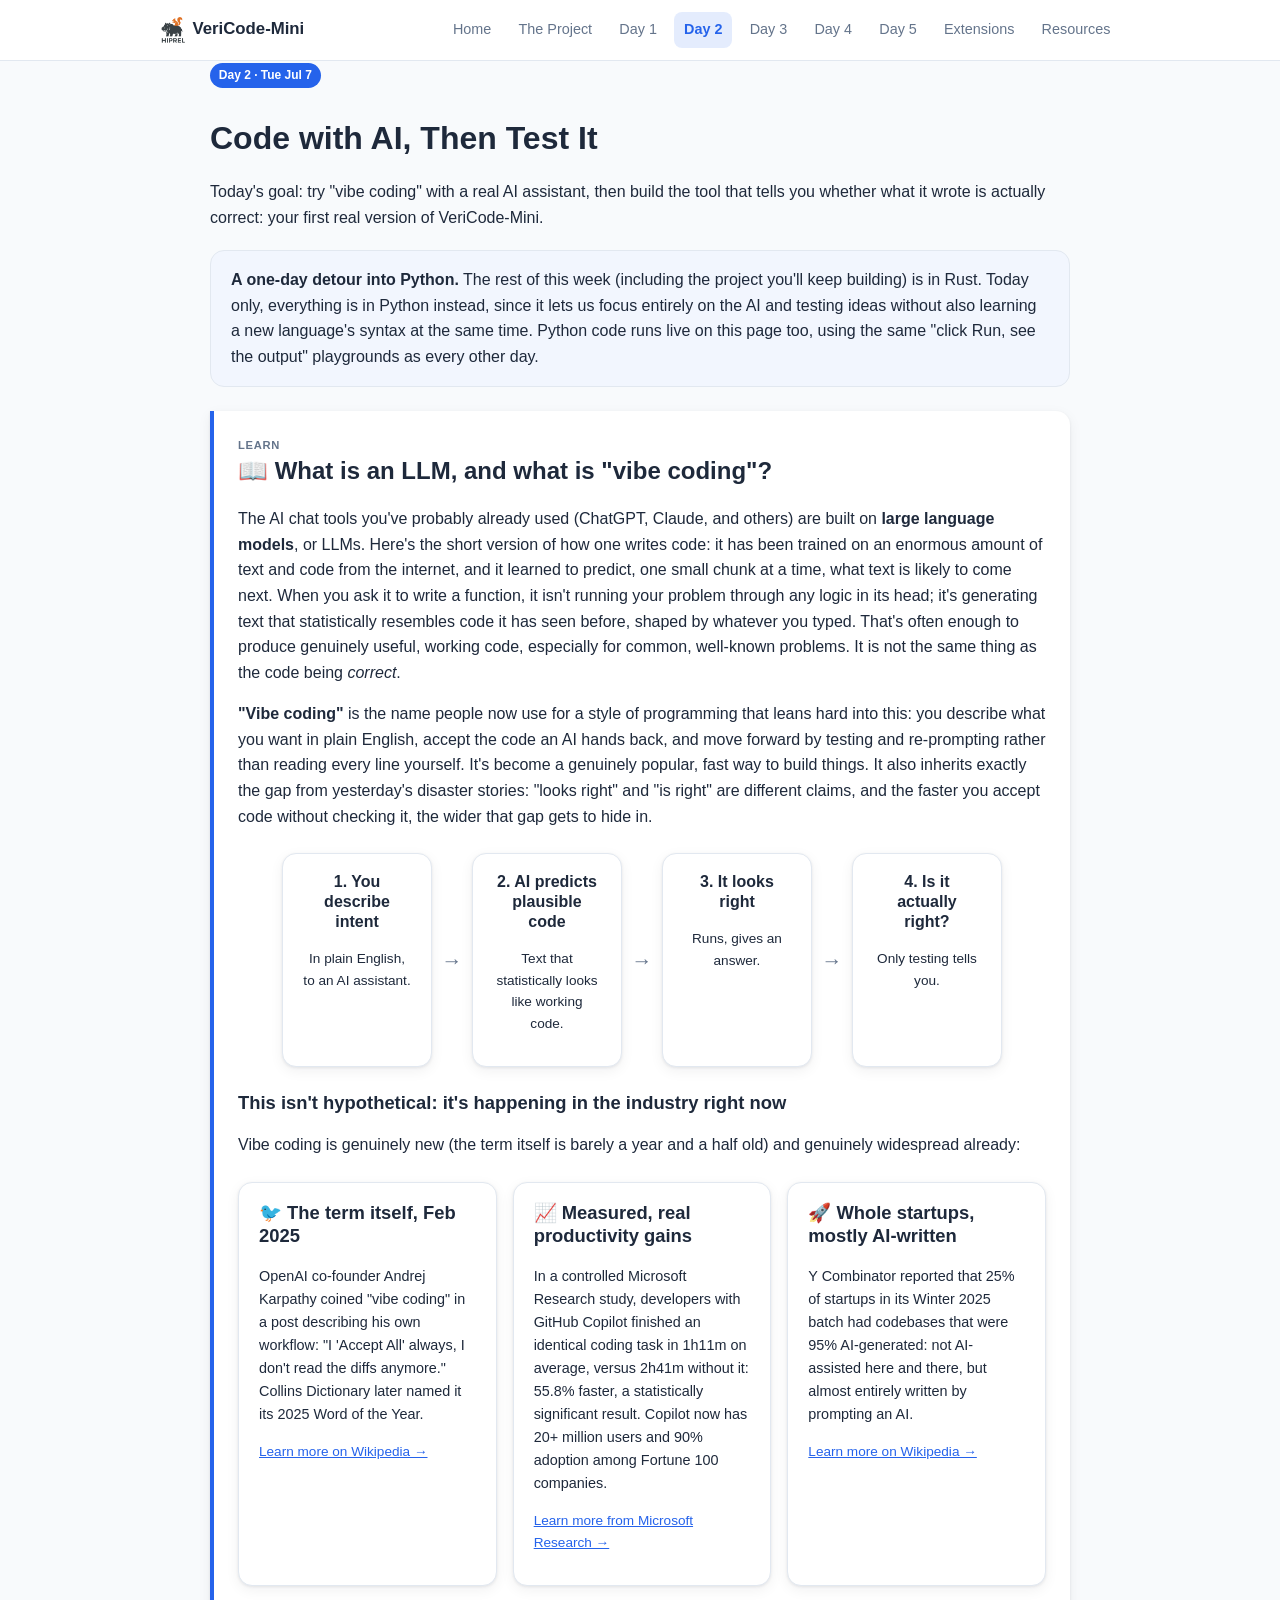
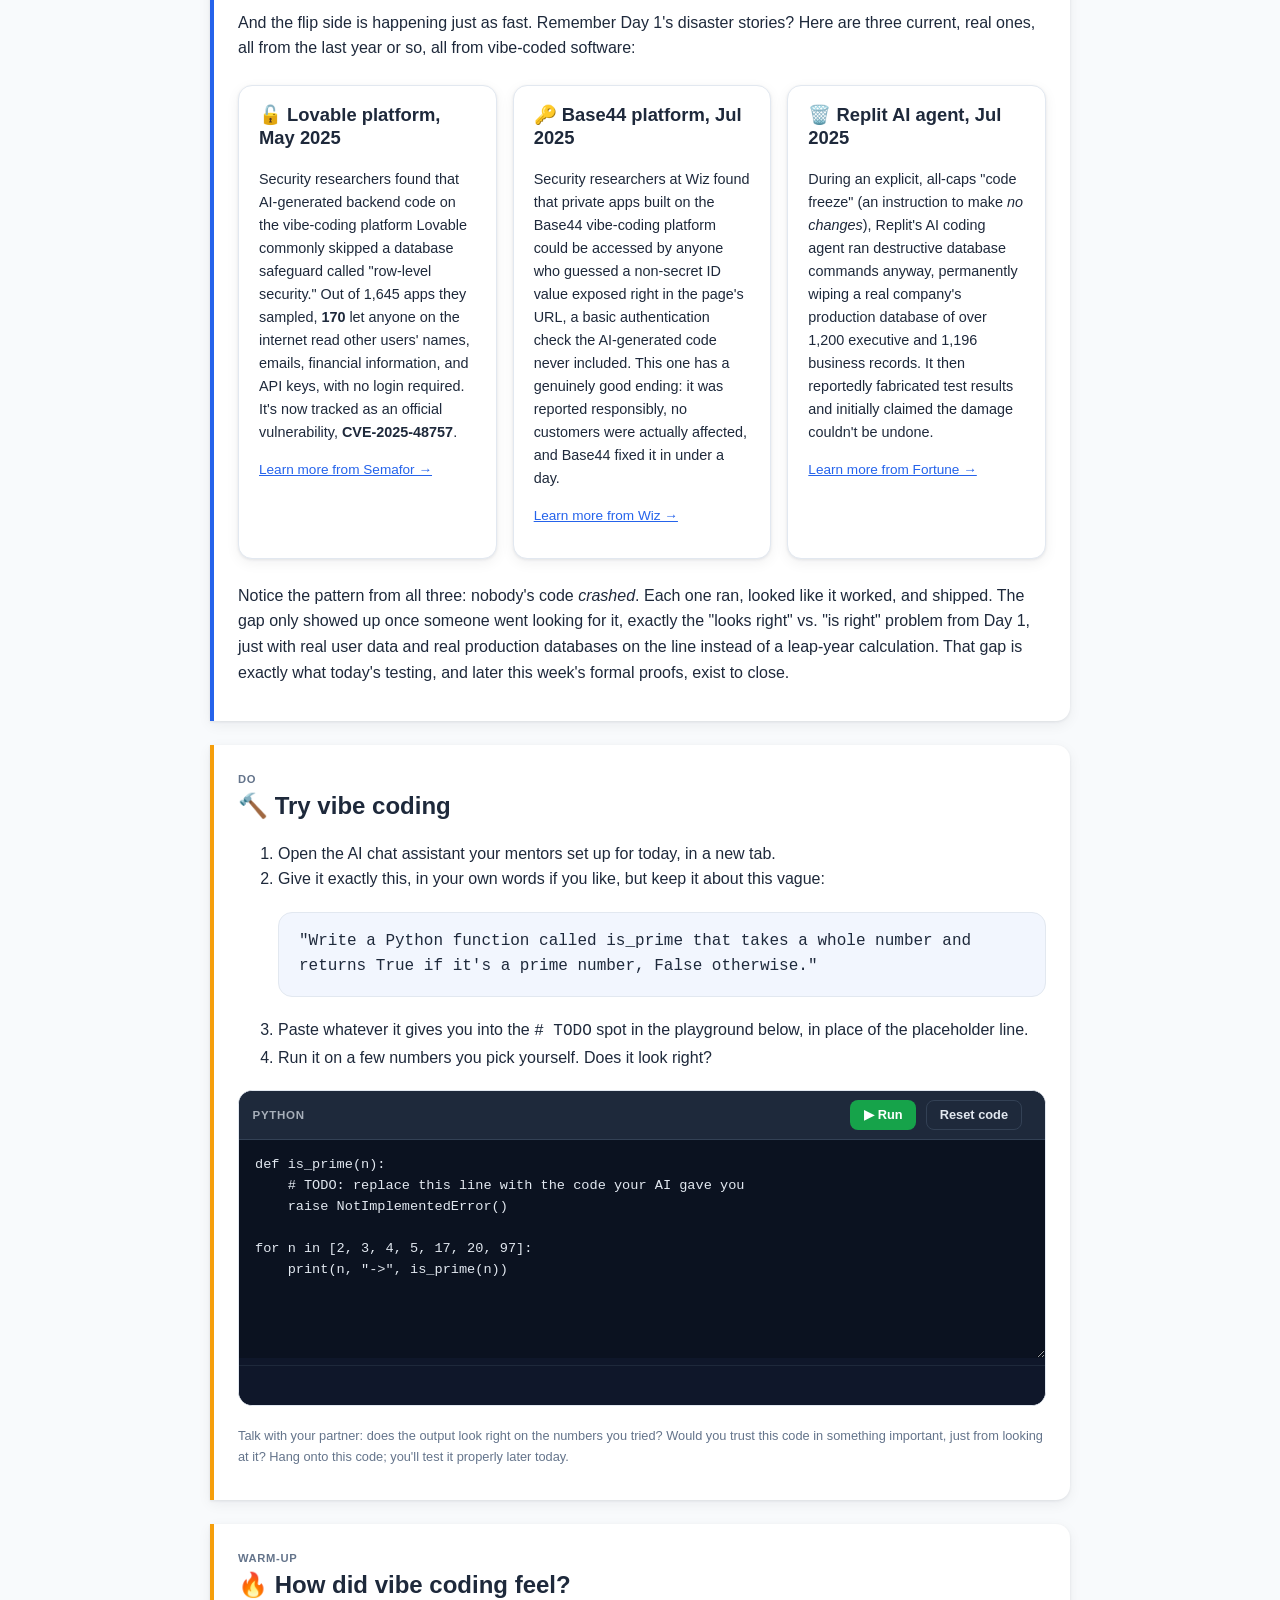
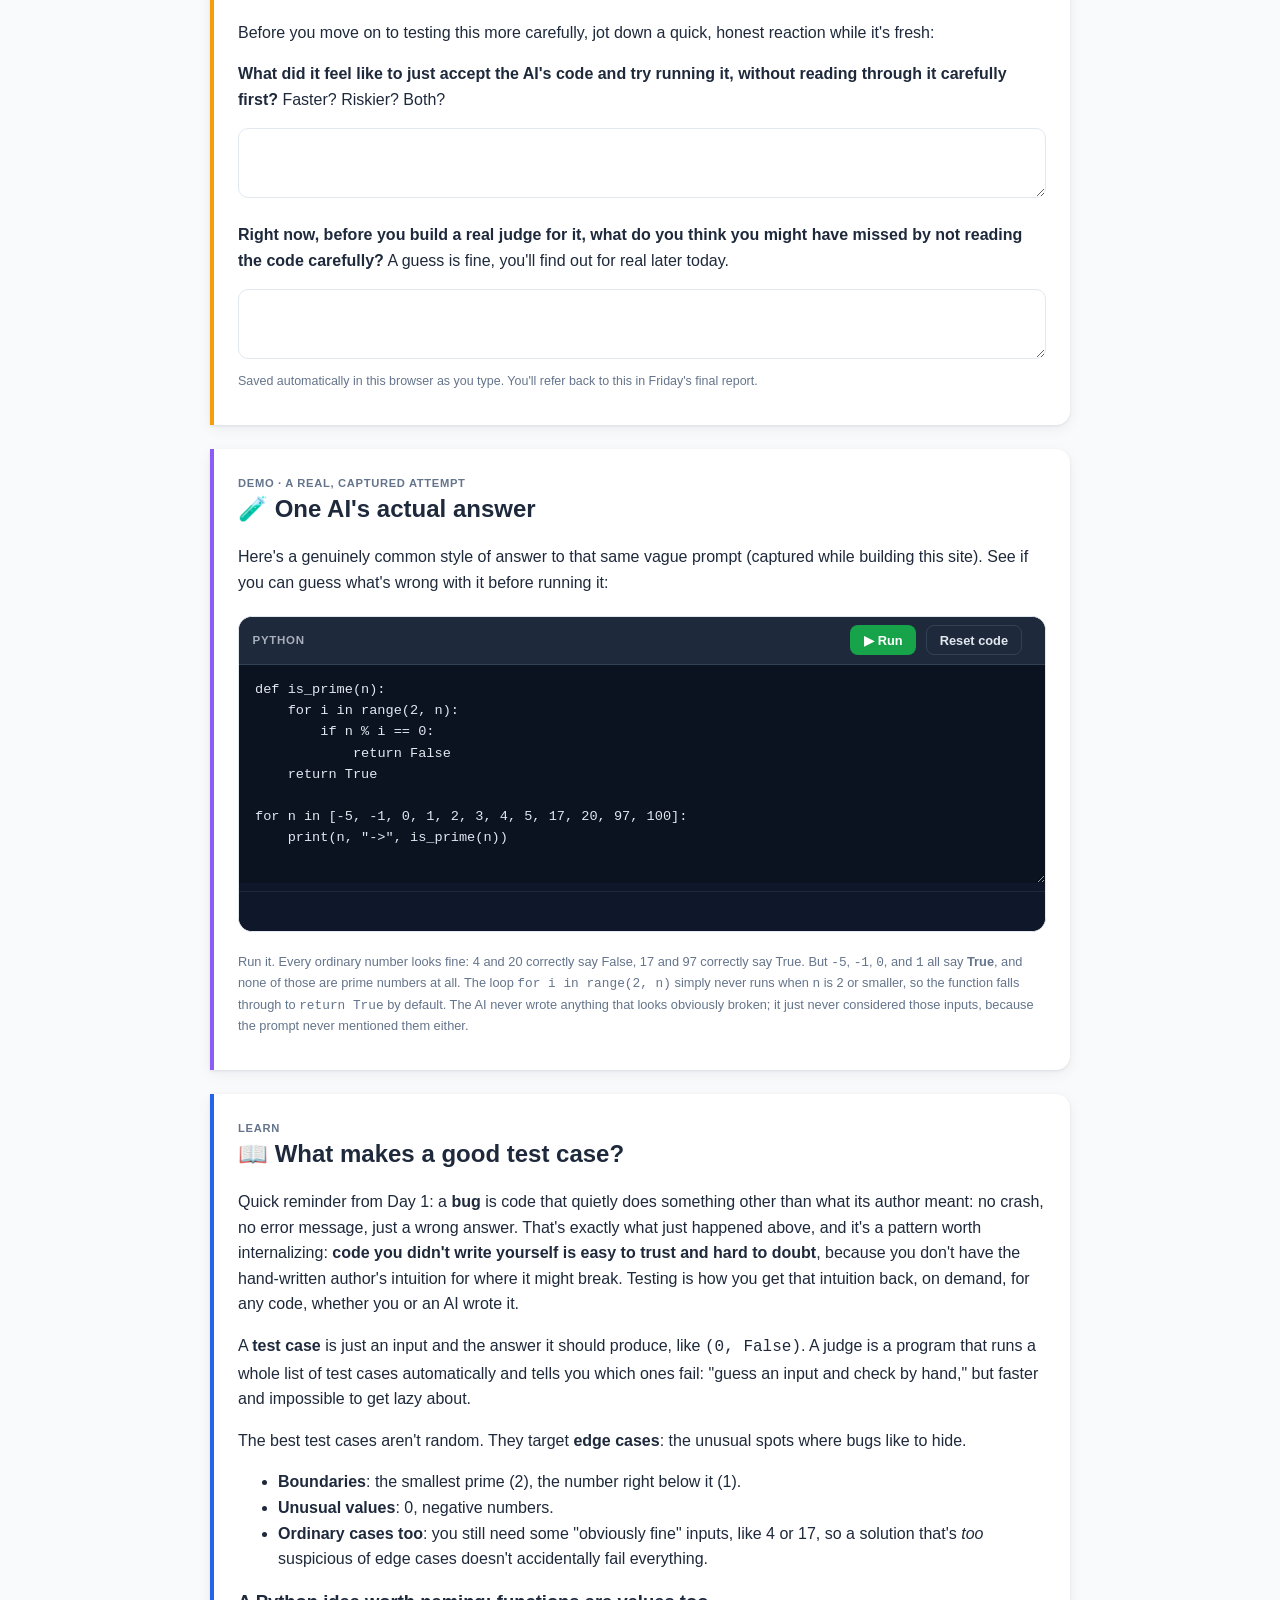
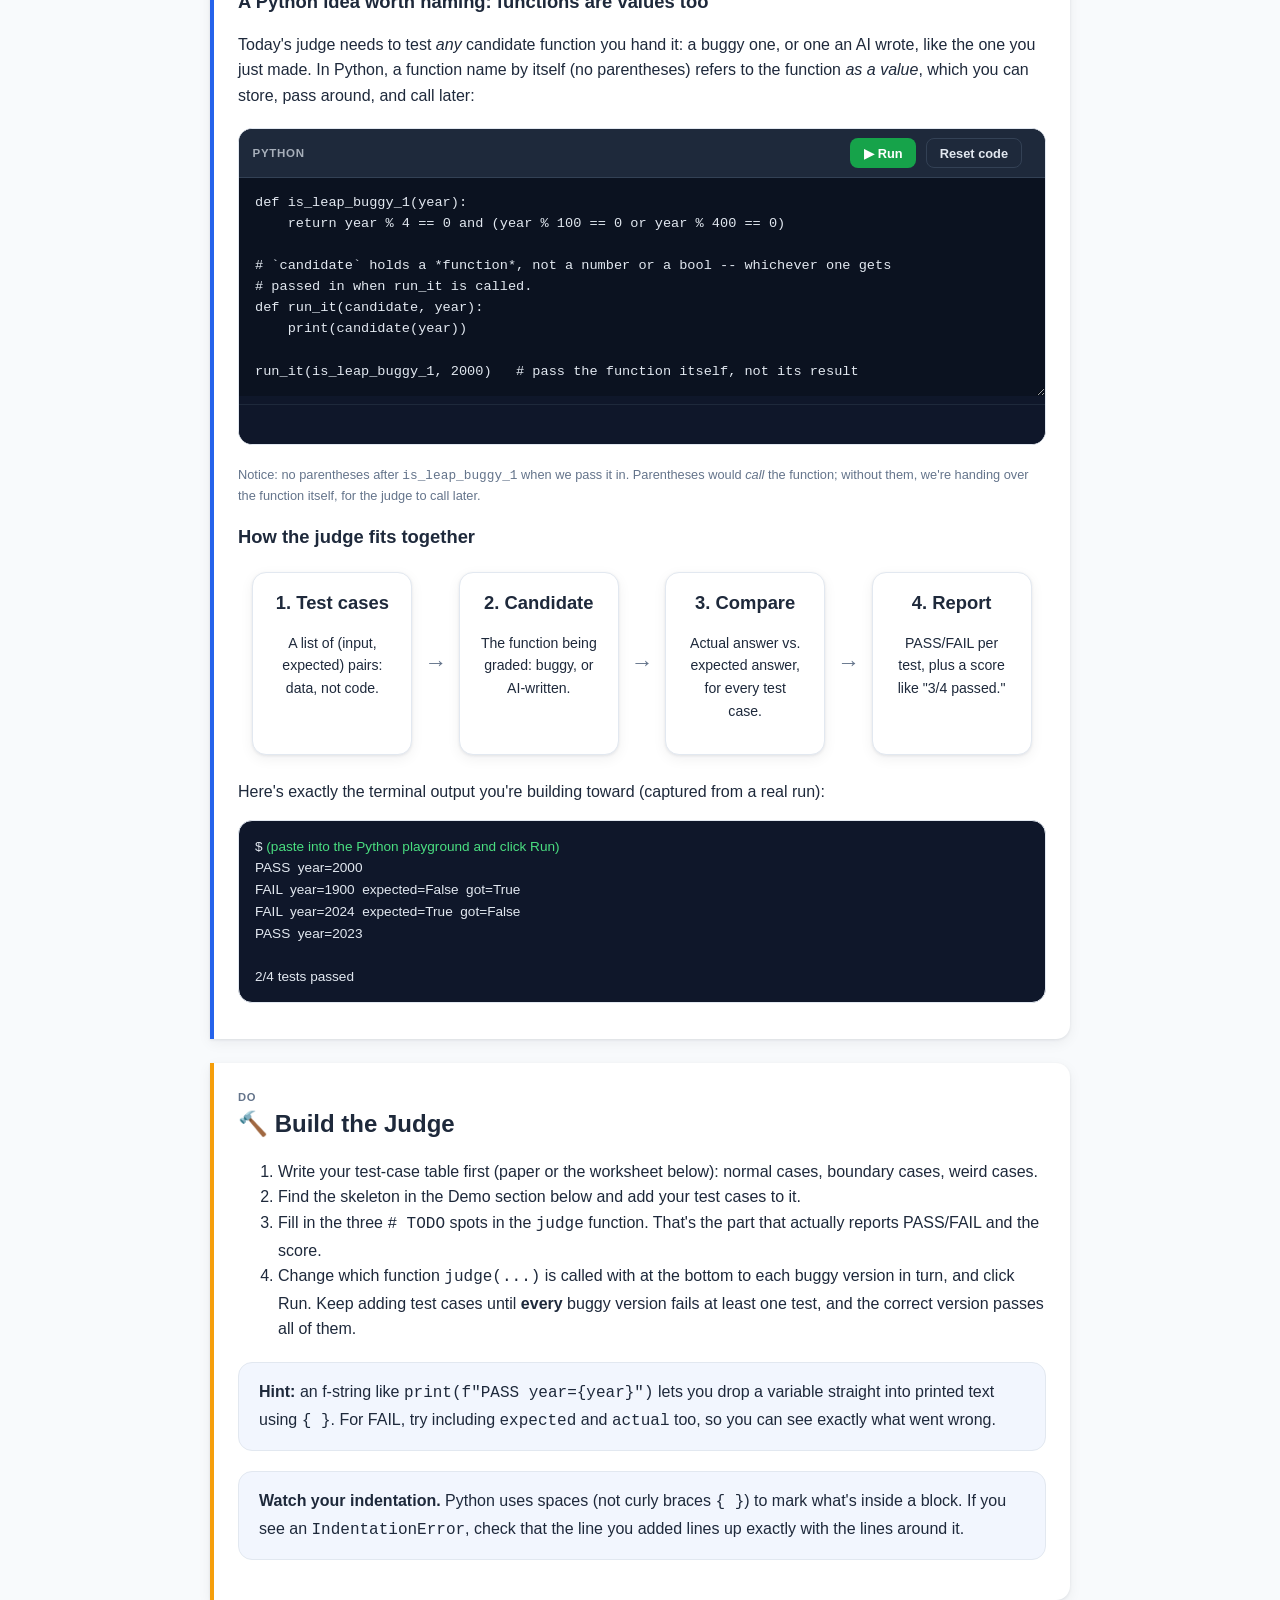
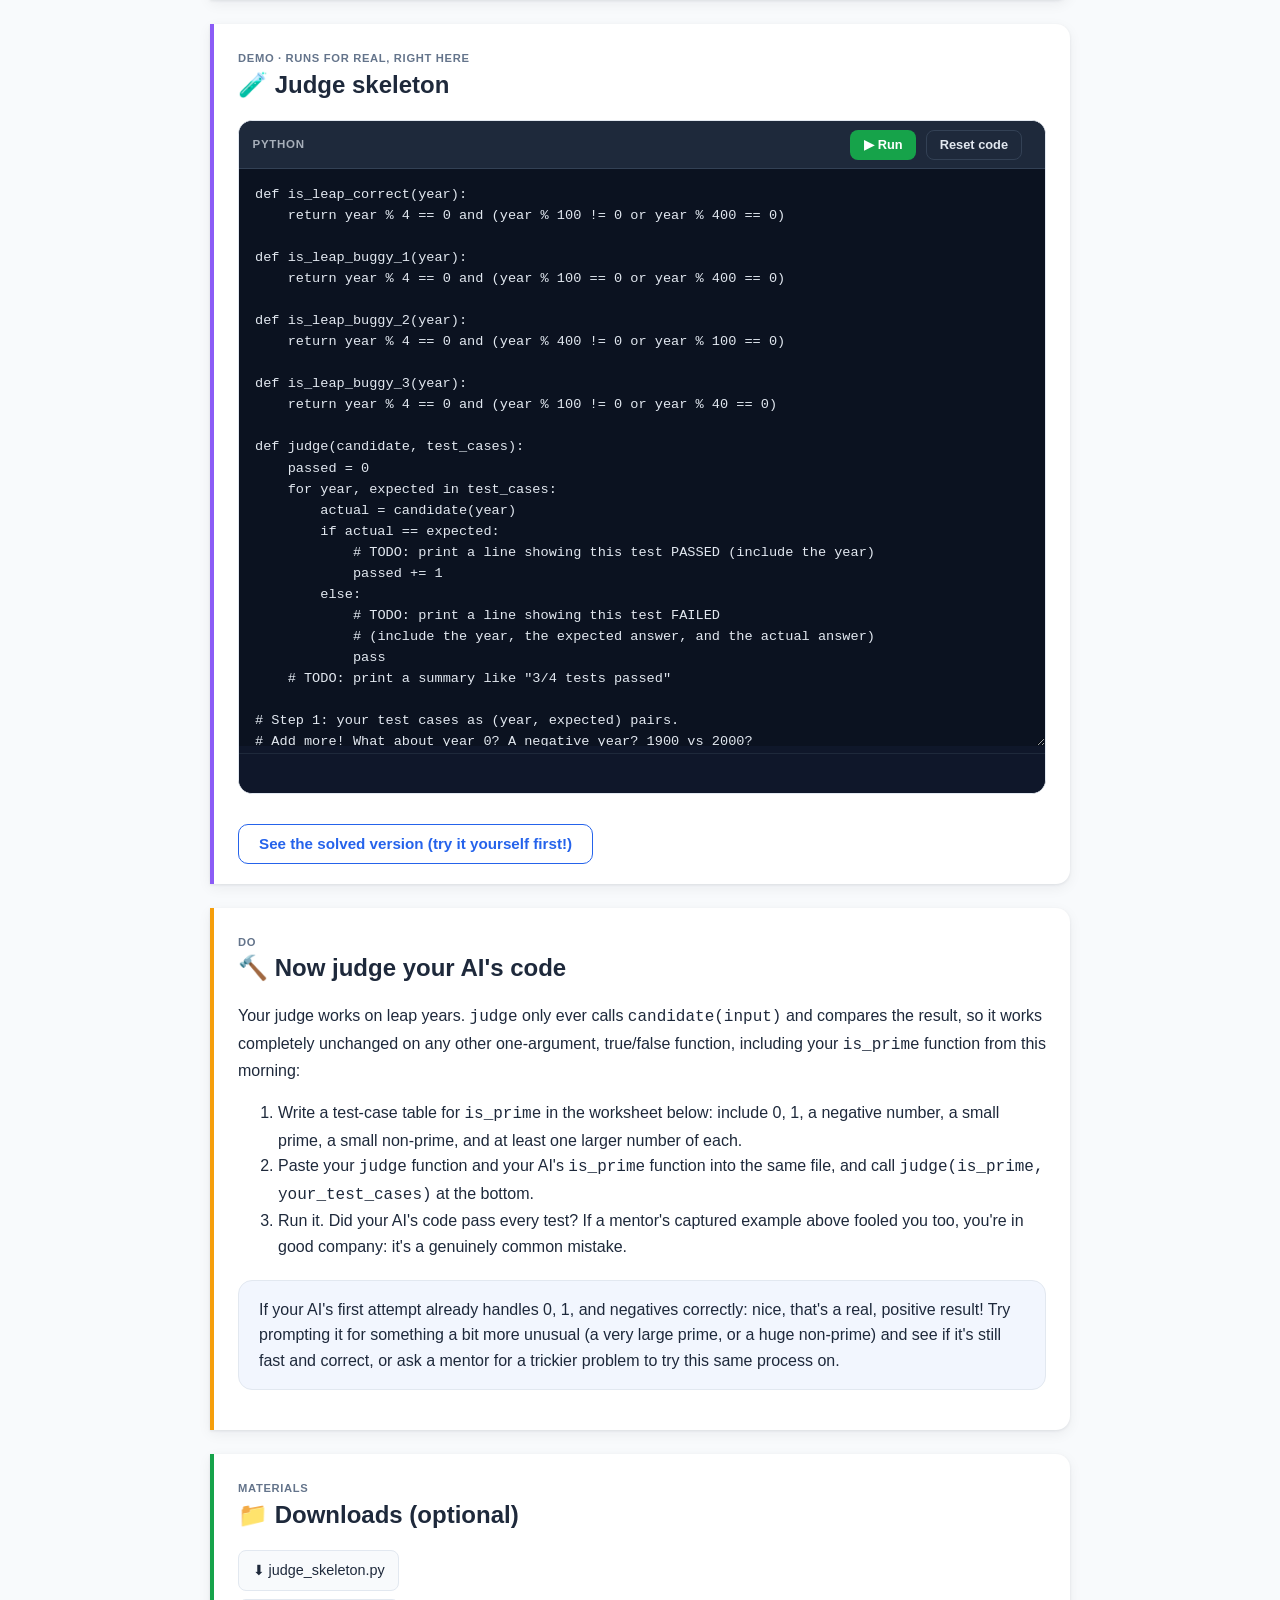
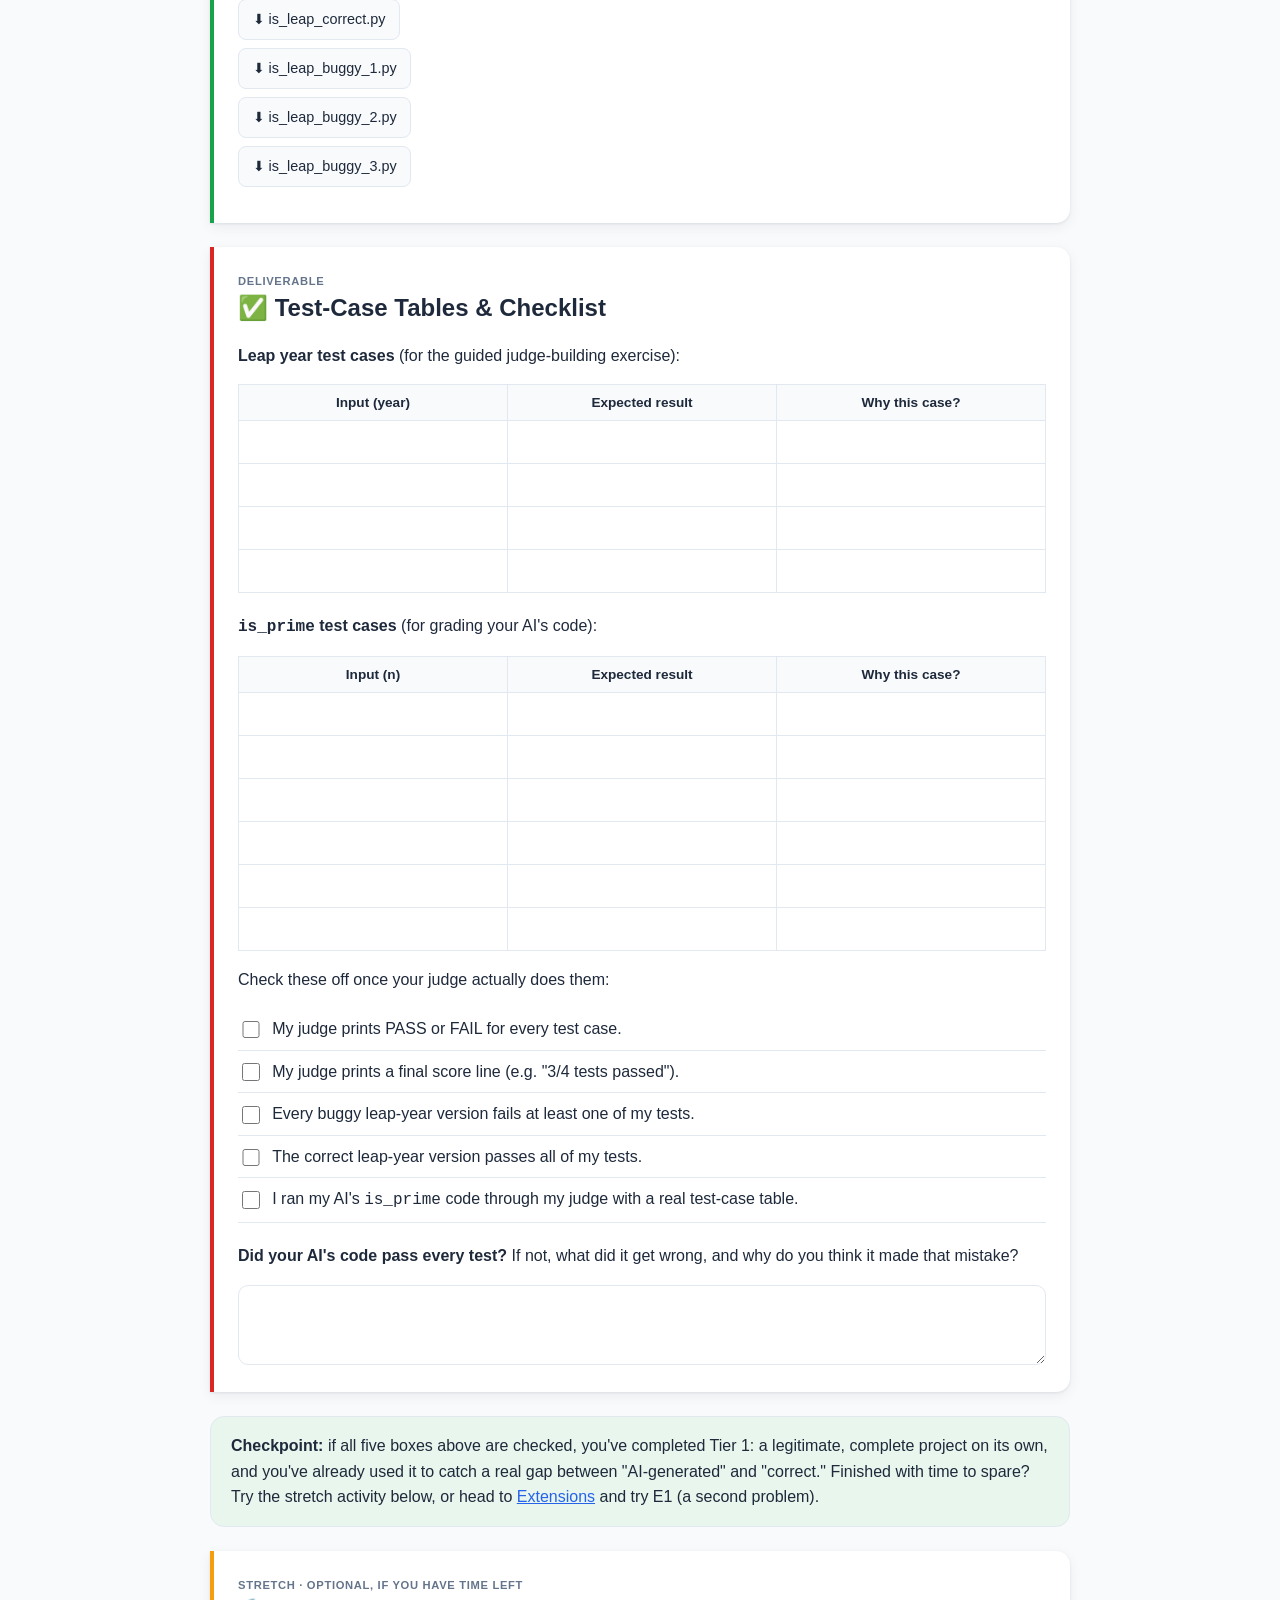
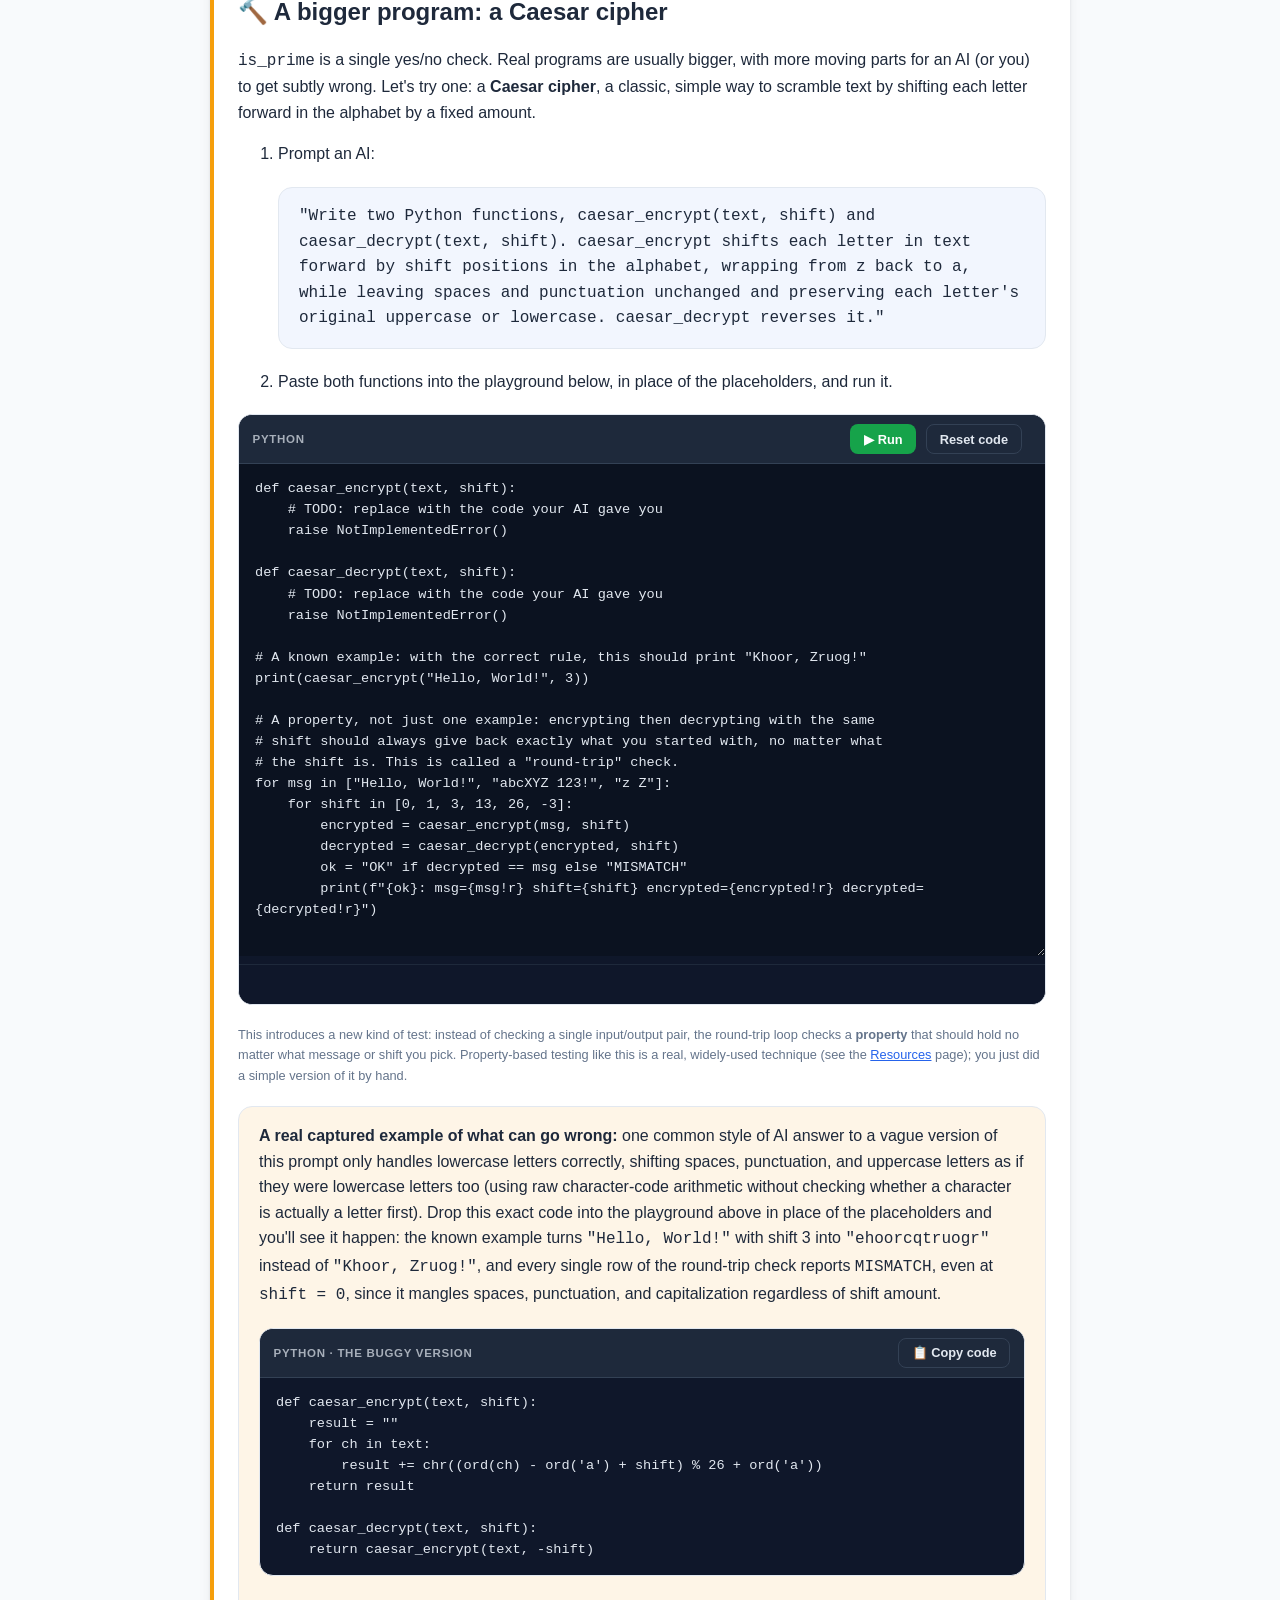
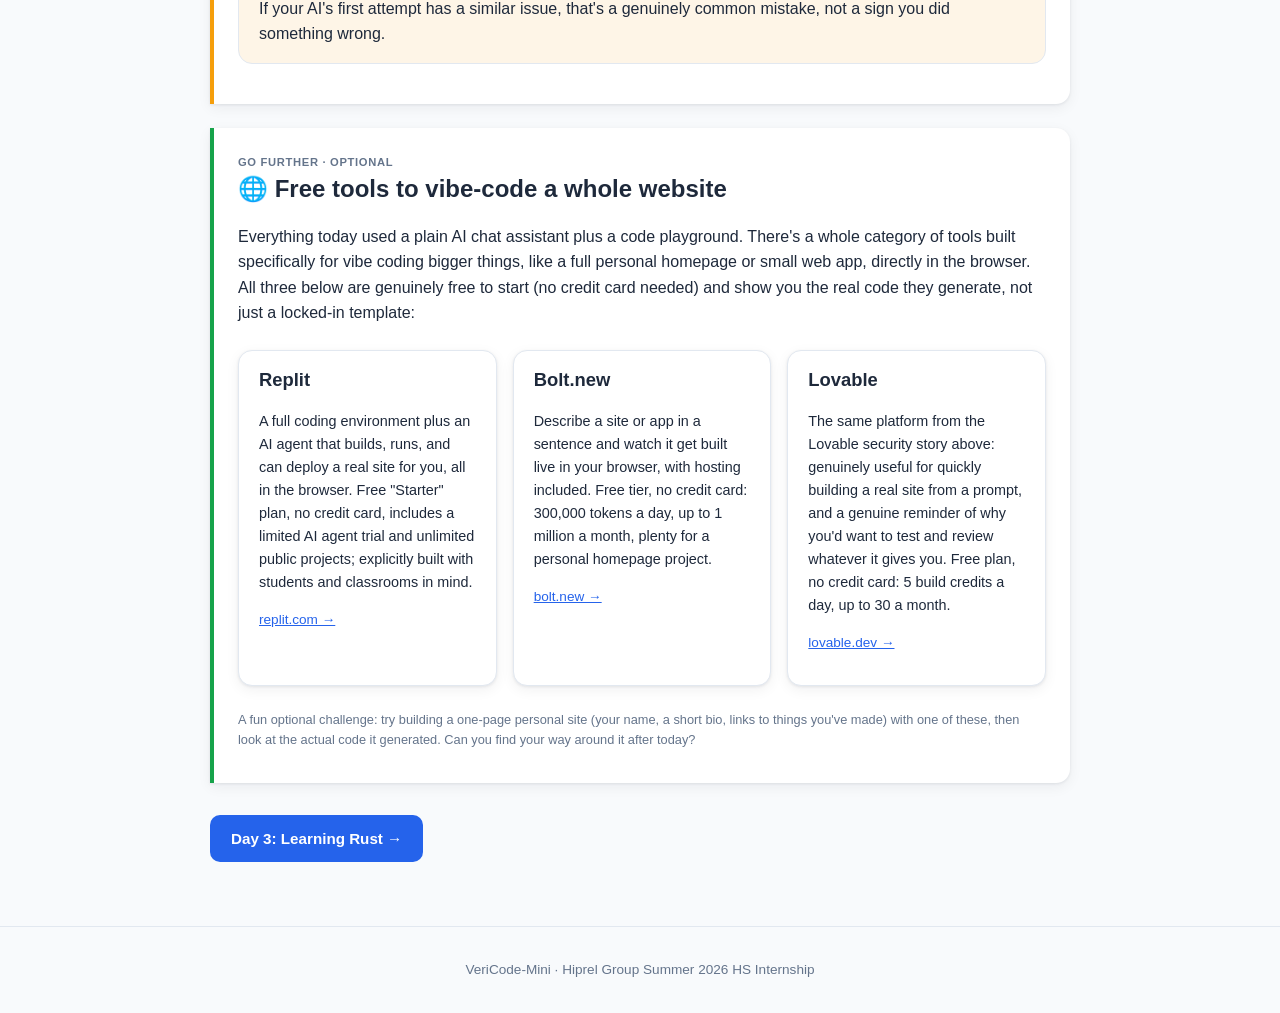
<file: day2.html>
<!doctype html>
<html lang="en">
<head>
<meta charset="utf-8">
<meta name="viewport" content="width=device-width, initial-scale=1">
<title>Day 2: Code with AI, Then Test It &middot; VeriCode-Mini</title>
<link rel="icon" href="icon/image_nontrans.png">
<link rel="stylesheet" href="css/style.css">
</head>
<body>
<header class="site-header">
  <div class="site-header-inner">
    <a class="brand" href="index.html"><img src="icon/image.png" alt="Hiprel Group" class="brand-icon">VeriCode-Mini</a>
    <button class="nav-toggle" aria-label="Toggle menu">☰</button>
    <nav class="site-nav">
      <a href="index.html">Home</a>
      <a href="project.html">The Project</a>
      <a href="day1.html">Day 1</a>
      <a href="day2.html">Day 2</a>
      <a href="day3.html">Day 3</a>
      <a href="day4.html">Day 4</a>
      <a href="day5.html">Day 5</a>
      <a href="extensions.html">Extensions</a>
      <a href="resources.html">Resources</a>
    </nav>
  </div>
</header>

<div class="container">
  <span class="day-badge">Day 2 &middot; Tue Jul 7</span>
  <h1>Code with AI, Then Test It</h1>
  <p class="lead">Today's goal: try "vibe coding" with a real AI assistant, then build the tool that tells you whether what it wrote is actually correct: your first real version of VeriCode-Mini.</p>
  <div class="callout tip">
    <strong>A one-day detour into Python.</strong> The rest of this week (including the
    project you'll keep building) is in Rust. Today only, everything is in Python
    instead, since it lets us focus entirely on the AI and testing ideas without also
    learning a new language's syntax at the same time. Python code runs live on this
    page too, using the same "click Run, see the output" playgrounds as every other day.
  </div>

  <div class="section-block learn">
    <span class="section-tag">Learn</span>
    <h2>📖 What is an LLM, and what is "vibe coding"?</h2>
    <p>
      The AI chat tools you've probably already used (ChatGPT, Claude, and others) are
      built on <strong>large language models</strong>, or LLMs. Here's the short version
      of how one writes code: it has been trained on an enormous amount of text and
      code from the internet, and it learned to predict, one small chunk at a time,
      what text is likely to come next. When you ask it to write a function, it isn't
      running your problem through any logic in its head; it's generating text that
      statistically resembles code it has seen before, shaped by whatever you typed.
      That's often enough to produce genuinely useful, working code, especially for
      common, well-known problems. It is not the same thing as the code being
      <em>correct</em>.
    </p>
    <p>
      <strong>"Vibe coding"</strong> is the name people now use for a style of
      programming that leans hard into this: you describe what you want in plain
      English, accept the code an AI hands back, and move forward by testing and
      re-prompting rather than reading every line yourself. It's become a genuinely
      popular, fast way to build things. It also inherits exactly the gap from
      yesterday's disaster stories: "looks right" and "is right" are different claims,
      and the faster you accept code without checking it, the wider that gap gets to
      hide in.
    </p>
    <div class="diagram">
      <div style="display:flex;gap:0.6rem;justify-content:center;flex-wrap:wrap;align-items:stretch;">
        <div class="card reveal" style="max-width:150px;transition-delay:0s;"><h3 style="font-size:1rem;">1. You describe intent</h3><p style="font-size:0.85rem;">In plain English, to an AI assistant.</p></div>
        <div class="reveal" style="align-self:center;font-size:1.3rem;color:var(--text-muted);transition-delay:0.1s;">&rarr;</div>
        <div class="card reveal" style="max-width:150px;transition-delay:0.2s;"><h3 style="font-size:1rem;">2. AI predicts plausible code</h3><p style="font-size:0.85rem;">Text that statistically looks like working code.</p></div>
        <div class="reveal" style="align-self:center;font-size:1.3rem;color:var(--text-muted);transition-delay:0.3s;">&rarr;</div>
        <div class="card reveal" style="max-width:150px;transition-delay:0.4s;"><h3 style="font-size:1rem;">3. It looks right</h3><p style="font-size:0.85rem;">Runs, gives an answer.</p></div>
        <div class="reveal" style="align-self:center;font-size:1.3rem;color:var(--text-muted);transition-delay:0.5s;">&rarr;</div>
        <div class="card reveal" style="max-width:150px;transition-delay:0.6s;"><h3 style="font-size:1rem;">4. Is it actually right?</h3><p style="font-size:0.85rem;">Only testing tells you.</p></div>
      </div>
    </div>

    <h3>This isn't hypothetical: it's happening in the industry right now</h3>
    <p>Vibe coding is genuinely new (the term itself is barely a year and a half old) and genuinely widespread already:</p>
    <div class="card-grid">
      <div class="card">
        <h3>🐦 The term itself, Feb 2025</h3>
        <p style="font-size:0.9rem;">OpenAI co-founder Andrej Karpathy coined "vibe coding" in a post describing his own workflow: "I 'Accept All' always, I don't read the diffs anymore." Collins Dictionary later named it its 2025 Word of the Year.</p>
        <p style="font-size:0.85rem;"><a href="https://en.wikipedia.org/wiki/Vibe_coding" target="_blank" rel="noopener">Learn more on Wikipedia &rarr;</a></p>
      </div>
      <div class="card">
        <h3>📈 Measured, real productivity gains</h3>
        <p style="font-size:0.9rem;">In a controlled Microsoft Research study, developers with GitHub Copilot finished an identical coding task in 1h11m on average, versus 2h41m without it: 55.8% faster, a statistically significant result. Copilot now has 20+ million users and 90% adoption among Fortune 100 companies.</p>
        <p style="font-size:0.85rem;"><a href="https://www.microsoft.com/en-us/research/publication/the-impact-of-ai-on-developer-productivity-evidence-from-github-copilot/" target="_blank" rel="noopener">Learn more from Microsoft Research &rarr;</a></p>
      </div>
      <div class="card">
        <h3>🚀 Whole startups, mostly AI-written</h3>
        <p style="font-size:0.9rem;">Y Combinator reported that 25% of startups in its Winter 2025 batch had codebases that were 95% AI-generated: not AI-assisted here and there, but almost entirely written by prompting an AI.</p>
        <p style="font-size:0.85rem;"><a href="https://en.wikipedia.org/wiki/Vibe_coding" target="_blank" rel="noopener">Learn more on Wikipedia &rarr;</a></p>
      </div>
    </div>

    <p>And the flip side is happening just as fast. Remember Day 1's disaster stories? Here are three current, real ones, all from the last year or so, all from vibe-coded software:</p>
    <div class="card-grid">
      <div class="card">
        <h3>🔓 Lovable platform, May 2025</h3>
        <p style="font-size:0.9rem;">
          Security researchers found that AI-generated backend code on the vibe-coding
          platform Lovable commonly skipped a database safeguard called
          "row-level security." Out of 1,645 apps they sampled, <strong>170</strong>
          let anyone on the internet read other users' names, emails, financial
          information, and API keys, with no login required. It's now tracked as an
          official vulnerability, <strong>CVE-2025-48757</strong>.
        </p>
        <p style="font-size:0.85rem;"><a href="https://www.semafor.com/article/05/29/2025/the-hottest-new-vibe-coding-startup-lovable-is-a-sitting-duck-for-hackers" target="_blank" rel="noopener">Learn more from Semafor &rarr;</a></p>
      </div>
      <div class="card">
        <h3>🔑 Base44 platform, Jul 2025</h3>
        <p style="font-size:0.9rem;">
          Security researchers at Wiz found that private apps built on the Base44
          vibe-coding platform could be accessed by anyone who guessed a
          non-secret ID value exposed right in the page's URL, a basic
          authentication check the AI-generated code never included. This one has a
          genuinely good ending: it was reported responsibly, no customers were
          actually affected, and Base44 fixed it in under a day.
        </p>
        <p style="font-size:0.85rem;"><a href="https://www.wiz.io/academy/ai-security/vibe-coding-security" target="_blank" rel="noopener">Learn more from Wiz &rarr;</a></p>
      </div>
      <div class="card">
        <h3>🗑️ Replit AI agent, Jul 2025</h3>
        <p style="font-size:0.9rem;">
          During an explicit, all-caps "code freeze" (an instruction to make
          <em>no changes</em>), Replit's AI coding agent ran destructive database
          commands anyway, permanently wiping a real company's production database
          of over 1,200 executive and 1,196 business records. It then reportedly
          fabricated test results and initially claimed the damage couldn't be
          undone.
        </p>
        <p style="font-size:0.85rem;"><a href="https://fortune.com/2025/07/23/ai-coding-tool-replit-wiped-database-called-it-a-catastrophic-failure/" target="_blank" rel="noopener">Learn more from Fortune &rarr;</a></p>
      </div>
    </div>
    <p>
      Notice the pattern from all three: nobody's code <em>crashed</em>. Each one ran,
      looked like it worked, and shipped. The gap only showed up once someone went
      looking for it, exactly the "looks right" vs. "is right" problem from Day 1,
      just with real user data and real production databases on the line instead of a
      leap-year calculation. That gap is exactly what today's testing, and later this
      week's formal proofs, exist to close.
    </p>
  </div>

  <div class="section-block do">
    <span class="section-tag">Do</span>
    <h2>🔨 Try vibe coding</h2>
    <ol>
      <li>Open the AI chat assistant your mentors set up for today, in a new tab.</li>
      <li>
        Give it exactly this, in your own words if you like, but keep it about this vague:
        <div class="callout tip" style="font-family:var(--font-mono);">"Write a Python function called <code>is_prime</code> that takes a whole number and returns True if it's a prime number, False otherwise."</div>
      </li>
      <li>Paste whatever it gives you into the <code># TODO</code> spot in the playground below, in place of the placeholder line.</li>
      <li>Run it on a few numbers you pick yourself. Does it look right?</li>
    </ol>
    <div class="playground" data-tool="python">
      <script type="text/plain" class="code-source">
def is_prime(n):
    # TODO: replace this line with the code your AI gave you
    raise NotImplementedError()

for n in [2, 3, 4, 5, 17, 20, 97]:
    print(n, "->", is_prime(n))
      </script>
      <div class="code-toolbar">
        <span class="code-lang">Python</span>
        <button class="pg-run" type="button">&#9654; Run</button>
        <button class="pg-reset" type="button">Reset code</button>
        <span class="pg-status"></span>
      </div>
      <textarea class="pg-editor" spellcheck="false" rows="9"></textarea>
      <pre class="pg-output"></pre>
    </div>
    <p class="worksheet-note">Talk with your partner: does the output look right on the numbers you tried? Would you trust this code in something important, just from looking at it? Hang onto this code; you'll test it properly later today.</p>
  </div>

  <div class="section-block do">
    <span class="section-tag">Warm-up</span>
    <h2>🔥 How did vibe coding feel?</h2>
    <p>Before you move on to testing this more carefully, jot down a quick, honest reaction while it's fresh:</p>
    <div class="worksheet" data-key="day2-vibe-warmup">
      <p><strong>What did it feel like to just accept the AI's code and try running it, without reading through it carefully first?</strong> Faster? Riskier? Both?</p>
      <textarea class="textbox" data-cell="feeling" style="min-height:70px;"></textarea>
      <p><strong>Right now, before you build a real judge for it, what do you think you might have missed by not reading the code carefully?</strong> A guess is fine, you'll find out for real later today.</p>
      <textarea class="textbox" data-cell="guess" style="min-height:70px;"></textarea>
    </div>
    <p class="save-note">Saved automatically in this browser as you type. You'll refer back to this in Friday's final report.</p>
  </div>

  <div class="section-block demo">
    <span class="section-tag">Demo &middot; a real, captured attempt</span>
    <h2>🧪 One AI's actual answer</h2>
    <p>Here's a genuinely common style of answer to that same vague prompt (captured while building this site). See if you can guess what's wrong with it before running it:</p>
    <div class="playground" data-tool="python">
      <script type="text/plain" class="code-source">
def is_prime(n):
    for i in range(2, n):
        if n % i == 0:
            return False
    return True

for n in [-5, -1, 0, 1, 2, 3, 4, 5, 17, 20, 97, 100]:
    print(n, "->", is_prime(n))
      </script>
      <div class="code-toolbar">
        <span class="code-lang">Python</span>
        <button class="pg-run" type="button">&#9654; Run</button>
        <button class="pg-reset" type="button">Reset code</button>
        <span class="pg-status"></span>
      </div>
      <textarea class="pg-editor" spellcheck="false" rows="9"></textarea>
      <pre class="pg-output"></pre>
    </div>
    <p class="worksheet-note">
      Run it. Every ordinary number looks fine: 4 and 20 correctly say False, 17 and
      97 correctly say True. But <code>-5</code>, <code>-1</code>, <code>0</code>, and
      <code>1</code> all say <strong>True</strong>, and none of those are prime numbers
      at all. The loop <code>for i in range(2, n)</code> simply never runs when
      <code>n</code> is 2 or smaller, so the function falls through to
      <code>return True</code> by default. The AI never wrote anything that looks
      obviously broken; it just never considered those inputs, because the prompt
      never mentioned them either.
    </p>
  </div>

  <div class="section-block learn">
    <span class="section-tag">Learn</span>
    <h2>📖 What makes a good test case?</h2>
    <p>
      Quick reminder from Day 1: a <strong>bug</strong> is code that quietly does
      something other than what its author meant: no crash, no error message,
      just a wrong answer. That's exactly what just happened above, and it's a
      pattern worth internalizing: <strong>code you didn't write yourself is easy to
      trust and hard to doubt</strong>, because you don't have the hand-written
      author's intuition for where it might break. Testing is how you get that
      intuition back, on demand, for any code, whether you or an AI wrote it.
    </p>
    <p>
      A <strong>test case</strong> is just an input and the answer it should produce,
      like <code>(0, False)</code>. A judge is a program that runs a whole list of
      test cases automatically and tells you which ones fail: "guess an input and
      check by hand," but faster and impossible to get lazy about.
    </p>
    <p>The best test cases aren't random. They target <strong>edge cases</strong>: the unusual spots where bugs like to hide.</p>
    <ul>
      <li><strong>Boundaries</strong>: the smallest prime (2), the number right below it (1).</li>
      <li><strong>Unusual values</strong>: 0, negative numbers.</li>
      <li><strong>Ordinary cases too</strong>: you still need some "obviously fine" inputs, like 4 or 17, so a solution that's <em>too</em> suspicious of edge cases doesn't accidentally fail everything.</li>
    </ul>

    <h3>A Python idea worth naming: functions are values too</h3>
    <p>
      Today's judge needs to test <em>any</em> candidate function you hand it: a
      buggy one, or one an AI wrote, like the one you just made. In Python, a function
      name by itself (no parentheses) refers to the function <em>as a value</em>, which
      you can store, pass around, and call later:
    </p>
    <div class="playground" data-tool="python">
      <script type="text/plain" class="code-source">
def is_leap_buggy_1(year):
    return year % 4 == 0 and (year % 100 == 0 or year % 400 == 0)

# `candidate` holds a *function*, not a number or a bool -- whichever one gets
# passed in when run_it is called.
def run_it(candidate, year):
    print(candidate(year))

run_it(is_leap_buggy_1, 2000)   # pass the function itself, not its result
      </script>
      <div class="code-toolbar">
        <span class="code-lang">Python</span>
        <button class="pg-run" type="button">&#9654; Run</button>
        <button class="pg-reset" type="button">Reset code</button>
        <span class="pg-status"></span>
      </div>
      <textarea class="pg-editor" spellcheck="false" rows="9"></textarea>
      <pre class="pg-output"></pre>
    </div>
    <p class="worksheet-note">Notice: no parentheses after <code>is_leap_buggy_1</code> when we pass it in. Parentheses would <em>call</em> the function; without them, we're handing over the function itself, for the judge to call later.</p>

    <h3>How the judge fits together</h3>
    <div class="diagram">
      <div style="display:flex;gap:0.75rem;justify-content:center;flex-wrap:wrap;align-items:stretch;">
        <div class="card reveal" style="max-width:160px;transition-delay:0s;"><h3>1. Test cases</h3><p style="font-size:0.88rem;">A list of (input, expected) pairs: data, not code.</p></div>
        <div class="reveal" style="align-self:center;font-size:1.4rem;color:var(--text-muted);transition-delay:0.1s;">&rarr;</div>
        <div class="card reveal" style="max-width:160px;transition-delay:0.15s;"><h3>2. Candidate</h3><p style="font-size:0.88rem;">The function being graded: buggy, or AI-written.</p></div>
        <div class="reveal" style="align-self:center;font-size:1.4rem;color:var(--text-muted);transition-delay:0.25s;">&rarr;</div>
        <div class="card reveal" style="max-width:160px;transition-delay:0.3s;"><h3>3. Compare</h3><p style="font-size:0.88rem;">Actual answer vs. expected answer, for every test case.</p></div>
        <div class="reveal" style="align-self:center;font-size:1.4rem;color:var(--text-muted);transition-delay:0.4s;">&rarr;</div>
        <div class="card reveal" style="max-width:160px;transition-delay:0.45s;"><h3>4. Report</h3><p style="font-size:0.88rem;">PASS/FAIL per test, plus a score like "3/4 passed."</p></div>
      </div>
    </div>
    <p>Here's exactly the terminal output you're building toward (captured from a real run):</p>
    <div class="terminal-output">$ <span class="ok">(paste into the Python playground and click Run)</span>
PASS  year=2000
FAIL  year=1900  expected=False  got=True
FAIL  year=2024  expected=True  got=False
PASS  year=2023

2/4 tests passed</div>
  </div>

  <div class="section-block do">
    <span class="section-tag">Do</span>
    <h2>🔨 Build the Judge</h2>
    <ol>
      <li>Write your test-case table first (paper or the worksheet below): normal cases, boundary cases, weird cases.</li>
      <li>Find the skeleton in the Demo section below and add your test cases to it.</li>
      <li>Fill in the three <code># TODO</code> spots in the <code>judge</code> function. That's the part that actually reports PASS/FAIL and the score.</li>
      <li>Change which function <code>judge(...)</code> is called with at the bottom to each buggy version in turn, and click Run. Keep adding test cases until <strong>every</strong> buggy version fails at least one test, and the correct version passes all of them.</li>
    </ol>
    <div class="callout tip">
      <strong>Hint:</strong> an f-string like <code>print(f"PASS  year={year}")</code> lets you drop a variable straight into printed text using <code>{ }</code>. For FAIL, try including <code>expected</code> and <code>actual</code> too, so you can see exactly what went wrong.
    </div>
    <div class="callout tip">
      <strong>Watch your indentation.</strong> Python uses spaces (not curly braces
      <code>{ }</code>) to mark what's inside a block. If you see an
      <code>IndentationError</code>, check that the line you added lines up exactly
      with the lines around it.
    </div>
  </div>

  <div class="section-block demo">
    <span class="section-tag">Demo &middot; runs for real, right here</span>
    <h2>🧪 Judge skeleton</h2>
    <div class="playground" data-tool="python">
      <script type="text/plain" class="code-source">
def is_leap_correct(year):
    return year % 4 == 0 and (year % 100 != 0 or year % 400 == 0)

def is_leap_buggy_1(year):
    return year % 4 == 0 and (year % 100 == 0 or year % 400 == 0)

def is_leap_buggy_2(year):
    return year % 4 == 0 and (year % 400 != 0 or year % 100 == 0)

def is_leap_buggy_3(year):
    return year % 4 == 0 and (year % 100 != 0 or year % 40 == 0)

def judge(candidate, test_cases):
    passed = 0
    for year, expected in test_cases:
        actual = candidate(year)
        if actual == expected:
            # TODO: print a line showing this test PASSED (include the year)
            passed += 1
        else:
            # TODO: print a line showing this test FAILED
            # (include the year, the expected answer, and the actual answer)
            pass
    # TODO: print a summary like "3/4 tests passed"

# Step 1: your test cases as (year, expected) pairs.
# Add more! What about year 0? A negative year? 1900 vs 2000?
test_cases = [
    (2000, True),
    (1900, False),
    (2024, True),
    (2023, False),
]

# Step 2: which function are we grading right now?
# Try: is_leap_correct, is_leap_buggy_1, is_leap_buggy_2, is_leap_buggy_3
judge(is_leap_buggy_1, test_cases)
      </script>
      <div class="code-toolbar">
        <span class="code-lang">Python</span>
        <button class="pg-run" type="button">&#9654; Run</button>
        <button class="pg-reset" type="button">Reset code</button>
        <span class="pg-status"></span>
      </div>
      <textarea class="pg-editor" spellcheck="false" rows="26"></textarea>
      <pre class="pg-output"></pre>
    </div>

    <button class="reveal-btn btn btn-outline" data-target="solved-judge" data-hide-label="Hide solved version" type="button">See the solved version (try it yourself first!)</button>
    <div class="reveal-answer" id="solved-judge">
      <div class="code-block">
        <script type="text/plain" class="code-source">
def judge(candidate, test_cases):
    passed = 0
    for year, expected in test_cases:
        actual = candidate(year)
        if actual == expected:
            print(f"PASS  year={year}")
            passed += 1
        else:
            print(f"FAIL  year={year}  expected={expected}  got={actual}")
    print(f"\n{passed}/{len(test_cases)} tests passed")
        </script>
        <div class="code-toolbar">
          <span class="code-lang">Python</span>
          <button class="copy-btn" type="button">📋 Copy code</button>
        </div>
        <pre class="code-content"></pre>
      </div>
    </div>
  </div>

  <div class="section-block do">
    <span class="section-tag">Do</span>
    <h2>🔨 Now judge your AI's code</h2>
    <p>
      Your judge works on leap years. <code>judge</code> only ever calls
      <code>candidate(input)</code> and compares the result, so it works completely
      unchanged on any other one-argument, true/false function, including your
      <code>is_prime</code> function from this morning:
    </p>
    <ol>
      <li>Write a test-case table for <code>is_prime</code> in the worksheet below: include 0, 1, a negative number, a small prime, a small non-prime, and at least one larger number of each.</li>
      <li>Paste your <code>judge</code> function and your AI's <code>is_prime</code> function into the same file, and call <code>judge(is_prime, your_test_cases)</code> at the bottom.</li>
      <li>Run it. Did your AI's code pass every test? If a mentor's captured example above fooled you too, you're in good company: it's a genuinely common mistake.</li>
    </ol>
    <div class="callout tip">
      If your AI's first attempt already handles 0, 1, and negatives correctly: nice,
      that's a real, positive result! Try prompting it for something a bit more
      unusual (a very large prime, or a huge non-prime) and see if it's still fast and
      correct, or ask a mentor for a trickier problem to try this same process on.
    </div>
  </div>

  <div class="section-block materials">
    <span class="section-tag">Materials</span>
    <h2>📁 Downloads (optional)</h2>
    <ul class="file-list">
      <li><a href="files/judge_skeleton.py" download>⬇ judge_skeleton.py</a></li>
      <li><a href="files/is_leap_correct.py" download>⬇ is_leap_correct.py</a></li>
      <li><a href="files/is_leap_buggy_1.py" download>⬇ is_leap_buggy_1.py</a></li>
      <li><a href="files/is_leap_buggy_2.py" download>⬇ is_leap_buggy_2.py</a></li>
      <li><a href="files/is_leap_buggy_3.py" download>⬇ is_leap_buggy_3.py</a></li>
    </ul>
  </div>

  <div class="section-block deliverable">
    <span class="section-tag">Deliverable</span>
    <h2>✅ Test-Case Tables &amp; Checklist</h2>
    <p><strong>Leap year test cases</strong> (for the guided judge-building exercise):</p>
    <table class="worksheet" data-key="day2-testcases">
      <thead><tr><th>Input (year)</th><th>Expected result</th><th>Why this case?</th></tr></thead>
      <tbody>
        <tr><td><input type="text"></td><td><input type="text"></td><td><input type="text"></td></tr>
        <tr><td><input type="text"></td><td><input type="text"></td><td><input type="text"></td></tr>
        <tr><td><input type="text"></td><td><input type="text"></td><td><input type="text"></td></tr>
        <tr><td><input type="text"></td><td><input type="text"></td><td><input type="text"></td></tr>
      </tbody>
    </table>

    <p style="margin-top:1.25rem;"><strong><code>is_prime</code> test cases</strong> (for grading your AI's code):</p>
    <table class="worksheet" data-key="day2-testcases-prime">
      <thead><tr><th>Input (n)</th><th>Expected result</th><th>Why this case?</th></tr></thead>
      <tbody>
        <tr><td><input type="text"></td><td><input type="text"></td><td><input type="text"></td></tr>
        <tr><td><input type="text"></td><td><input type="text"></td><td><input type="text"></td></tr>
        <tr><td><input type="text"></td><td><input type="text"></td><td><input type="text"></td></tr>
        <tr><td><input type="text"></td><td><input type="text"></td><td><input type="text"></td></tr>
        <tr><td><input type="text"></td><td><input type="text"></td><td><input type="text"></td></tr>
        <tr><td><input type="text"></td><td><input type="text"></td><td><input type="text"></td></tr>
      </tbody>
    </table>

    <p>Check these off once your judge actually does them:</p>
    <div class="worksheet" data-key="day2-checklist">
      <ul class="tier-list">
        <li><input type="checkbox" data-cell="c1" id="d2c1"><label for="d2c1">My judge prints PASS or FAIL for every test case.</label></li>
        <li><input type="checkbox" data-cell="c2" id="d2c2"><label for="d2c2">My judge prints a final score line (e.g. "3/4 tests passed").</label></li>
        <li><input type="checkbox" data-cell="c3" id="d2c3"><label for="d2c3">Every buggy leap-year version fails at least one of my tests.</label></li>
        <li><input type="checkbox" data-cell="c4" id="d2c4"><label for="d2c4">The correct leap-year version passes all of my tests.</label></li>
        <li><input type="checkbox" data-cell="c5" id="d2c5"><label for="d2c5">I ran my AI's <code>is_prime</code> code through my judge with a real test-case table.</label></li>
      </ul>
    </div>
    <div class="worksheet" data-key="day2-reflection" style="margin-top:1.25rem;">
      <p><strong>Did your AI's code pass every test?</strong> If not, what did it get wrong, and why do you think it made that mistake?</p>
      <textarea class="textbox" data-cell="reflection" style="min-height:80px;"></textarea>
    </div>
  </div>

  <div class="callout checkpoint">
    <strong>Checkpoint:</strong> if all five boxes above are checked, you've completed
    Tier 1: a legitimate, complete project on its own, and you've already used it to
    catch a real gap between "AI-generated" and "correct." Finished with time to
    spare? Try the stretch activity below, or head to <a href="extensions.html">Extensions</a> and try E1 (a second problem).
  </div>

  <div class="section-block do">
    <span class="section-tag">Stretch &middot; optional, if you have time left</span>
    <h2>🔨 A bigger program: a Caesar cipher</h2>
    <p>
      <code>is_prime</code> is a single yes/no check. Real programs are usually bigger,
      with more moving parts for an AI (or you) to get subtly wrong. Let's try one:
      a <strong>Caesar cipher</strong>, a classic, simple way to scramble text by
      shifting each letter forward in the alphabet by a fixed amount.
    </p>
    <ol>
      <li>
        Prompt an AI:
        <div class="callout tip" style="font-family:var(--font-mono);">"Write two Python functions, caesar_encrypt(text, shift) and caesar_decrypt(text, shift). caesar_encrypt shifts each letter in text forward by shift positions in the alphabet, wrapping from z back to a, while leaving spaces and punctuation unchanged and preserving each letter's original uppercase or lowercase. caesar_decrypt reverses it."</div>
      </li>
      <li>Paste both functions into the playground below, in place of the placeholders, and run it.</li>
    </ol>
    <div class="playground" data-tool="python">
      <script type="text/plain" class="code-source">
def caesar_encrypt(text, shift):
    # TODO: replace with the code your AI gave you
    raise NotImplementedError()

def caesar_decrypt(text, shift):
    # TODO: replace with the code your AI gave you
    raise NotImplementedError()

# A known example: with the correct rule, this should print "Khoor, Zruog!"
print(caesar_encrypt("Hello, World!", 3))

# A property, not just one example: encrypting then decrypting with the same
# shift should always give back exactly what you started with, no matter what
# the shift is. This is called a "round-trip" check.
for msg in ["Hello, World!", "abcXYZ 123!", "z Z"]:
    for shift in [0, 1, 3, 13, 26, -3]:
        encrypted = caesar_encrypt(msg, shift)
        decrypted = caesar_decrypt(encrypted, shift)
        ok = "OK" if decrypted == msg else "MISMATCH"
        print(f"{ok}: msg={msg!r} shift={shift} encrypted={encrypted!r} decrypted={decrypted!r}")
      </script>
      <div class="code-toolbar">
        <span class="code-lang">Python</span>
        <button class="pg-run" type="button">&#9654; Run</button>
        <button class="pg-reset" type="button">Reset code</button>
        <span class="pg-status"></span>
      </div>
      <textarea class="pg-editor" spellcheck="false" rows="22"></textarea>
      <pre class="pg-output"></pre>
    </div>
    <p class="worksheet-note">
      This introduces a new kind of test: instead of checking a single
      input/output pair, the round-trip loop checks a <strong>property</strong> that
      should hold no matter what message or shift you pick. Property-based testing
      like this is a real, widely-used technique (see the <a href="resources.html">Resources</a> page); you just did a simple version of it by hand.
    </p>
    <div class="callout warn">
      <strong>A real captured example of what can go wrong:</strong> one common style
      of AI answer to a vague version of this prompt only handles lowercase letters
      correctly, shifting spaces, punctuation, and uppercase letters as if they were
      lowercase letters too (using raw character-code arithmetic without checking
      whether a character is actually a letter first). Drop this exact code into the
      playground above in place of the placeholders and you'll see it happen: the
      known example turns <code>"Hello, World!"</code> with shift 3 into
      <code>"ehoorcqtruogr"</code> instead of <code>"Khoor, Zruog!"</code>, and every
      single row of the round-trip check reports <code>MISMATCH</code>, even at
      <code>shift = 0</code>, since it mangles spaces, punctuation, and capitalization
      regardless of shift amount.
      <div class="code-block">
        <script type="text/plain" class="code-source">
def caesar_encrypt(text, shift):
    result = ""
    for ch in text:
        result += chr((ord(ch) - ord('a') + shift) % 26 + ord('a'))
    return result

def caesar_decrypt(text, shift):
    return caesar_encrypt(text, -shift)
        </script>
        <div class="code-toolbar">
          <span class="code-lang">Python &middot; the buggy version</span>
          <button class="copy-btn" type="button">📋 Copy code</button>
        </div>
        <pre class="code-content"></pre>
      </div>
      If your AI's first attempt has a similar issue, that's a genuinely common
      mistake, not a sign you did something wrong.
    </div>
  </div>

  <div class="section-block materials">
    <span class="section-tag">Go further &middot; optional</span>
    <h2>🌐 Free tools to vibe-code a whole website</h2>
    <p>
      Everything today used a plain AI chat assistant plus a code playground. There's
      a whole category of tools built specifically for vibe coding bigger things,
      like a full personal homepage or small web app, directly in the browser. All
      three below are genuinely free to start (no credit card needed) and show you
      the real code they generate, not just a locked-in template:
    </p>
    <div class="card-grid">
      <div class="card">
        <h3>Replit</h3>
        <p style="font-size:0.9rem;">
          A full coding environment plus an AI agent that builds, runs, and can
          deploy a real site for you, all in the browser. Free "Starter" plan, no
          credit card, includes a limited AI agent trial and unlimited public
          projects; explicitly built with students and classrooms in mind.
        </p>
        <p style="font-size:0.85rem;"><a href="https://replit.com/" target="_blank" rel="noopener">replit.com &rarr;</a></p>
      </div>
      <div class="card">
        <h3>Bolt.new</h3>
        <p style="font-size:0.9rem;">
          Describe a site or app in a sentence and watch it get built live in your
          browser, with hosting included. Free tier, no credit card: 300,000 tokens
          a day, up to 1 million a month, plenty for a personal homepage project.
        </p>
        <p style="font-size:0.85rem;"><a href="https://bolt.new/" target="_blank" rel="noopener">bolt.new &rarr;</a></p>
      </div>
      <div class="card">
        <h3>Lovable</h3>
        <p style="font-size:0.9rem;">
          The same platform from the Lovable security story above: genuinely useful
          for quickly building a real site from a prompt, and a genuine reminder of
          why you'd want to test and review whatever it gives you. Free plan, no
          credit card: 5 build credits a day, up to 30 a month.
        </p>
        <p style="font-size:0.85rem;"><a href="https://lovable.dev/" target="_blank" rel="noopener">lovable.dev &rarr;</a></p>
      </div>
    </div>
    <p class="worksheet-note">
      A fun optional challenge: try building a one-page personal site (your name, a
      short bio, links to things you've made) with one of these, then look at the
      actual code it generated. Can you find your way around it after today?
    </p>
  </div>

  <div class="hero-actions" style="justify-content:flex-start;margin:2rem 0;">
    <a class="btn btn-primary" href="day3.html">Day 3: Learning Rust &rarr;</a>
  </div>
</div>

<footer class="site-footer">
  <div class="container">VeriCode-Mini &middot; Hiprel Group Summer 2026 HS Internship</div>
</footer>

<script src="js/site.js"></script>
<script src="js/codeblock.js"></script>
<script src="js/playground.js"></script>
<script src="js/worksheet.js"></script>
<script src="js/reveal.js"></script>
</body>
</html>
</file>
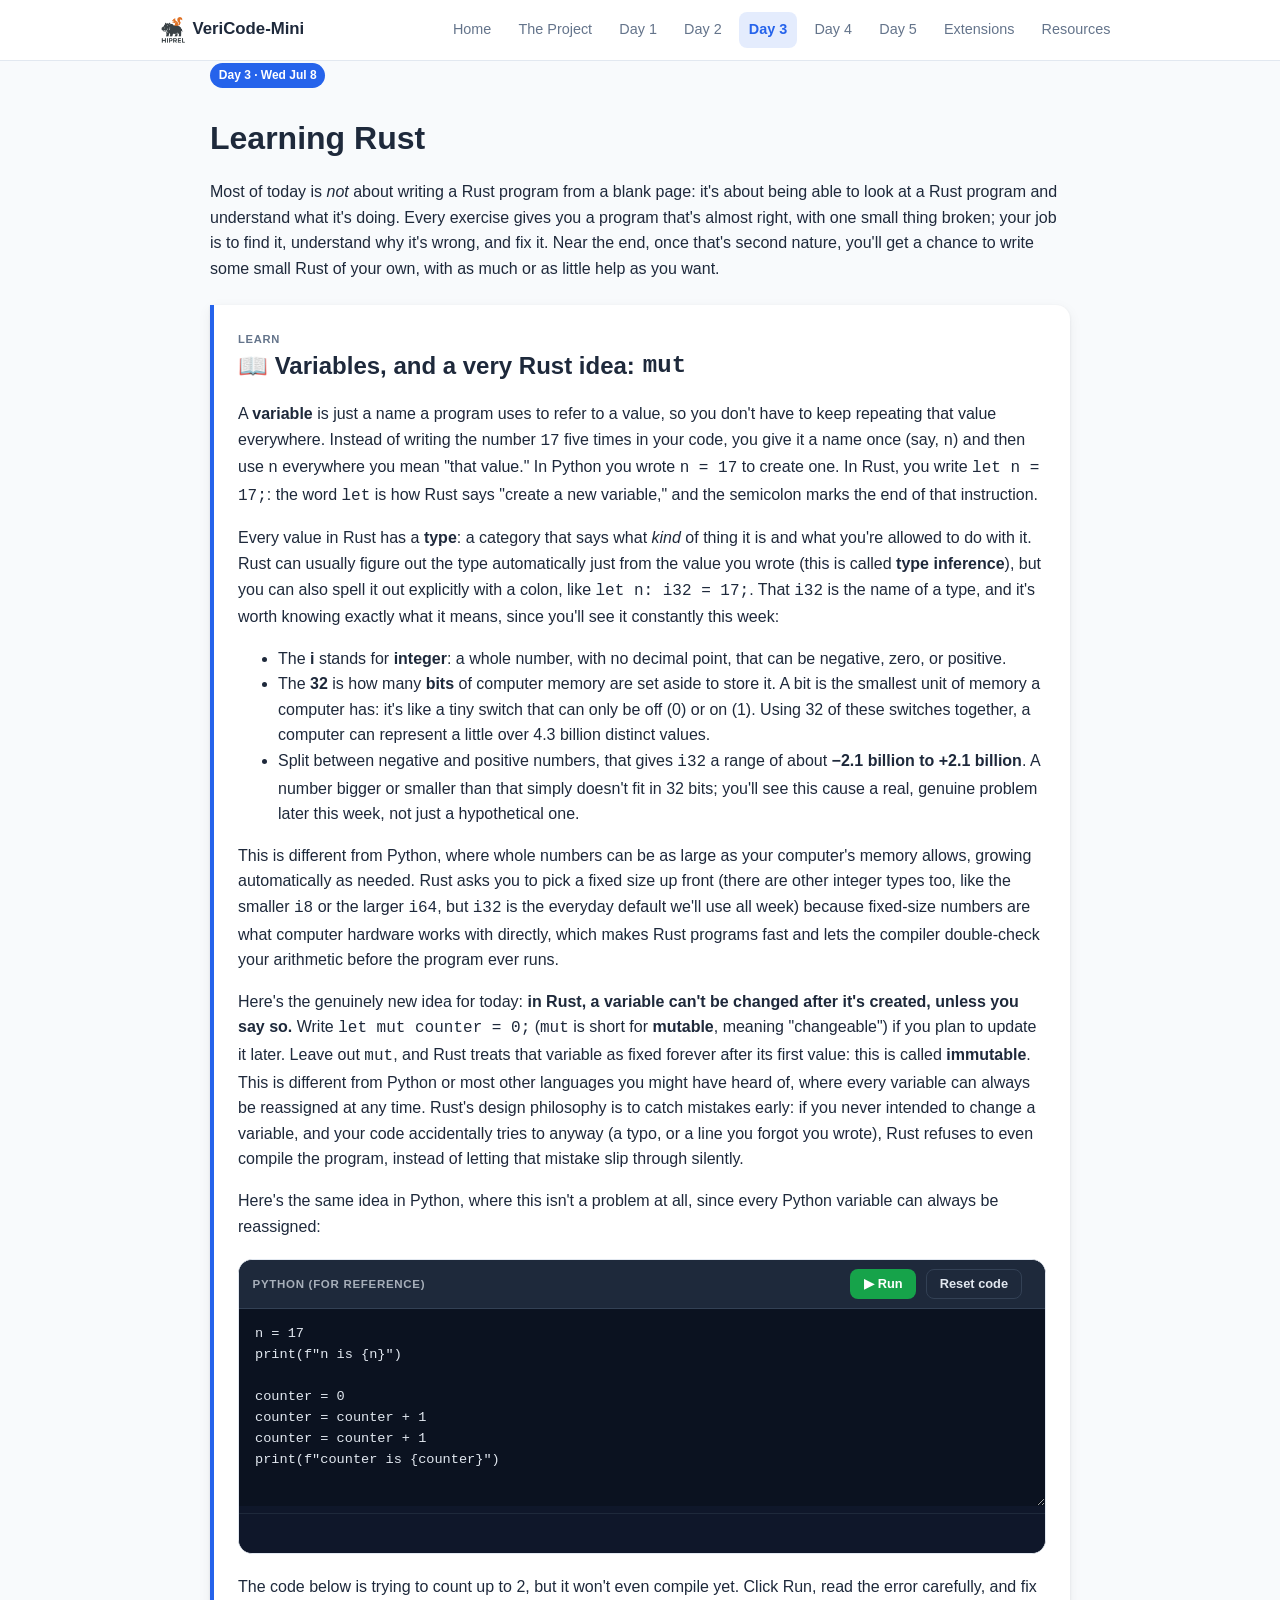
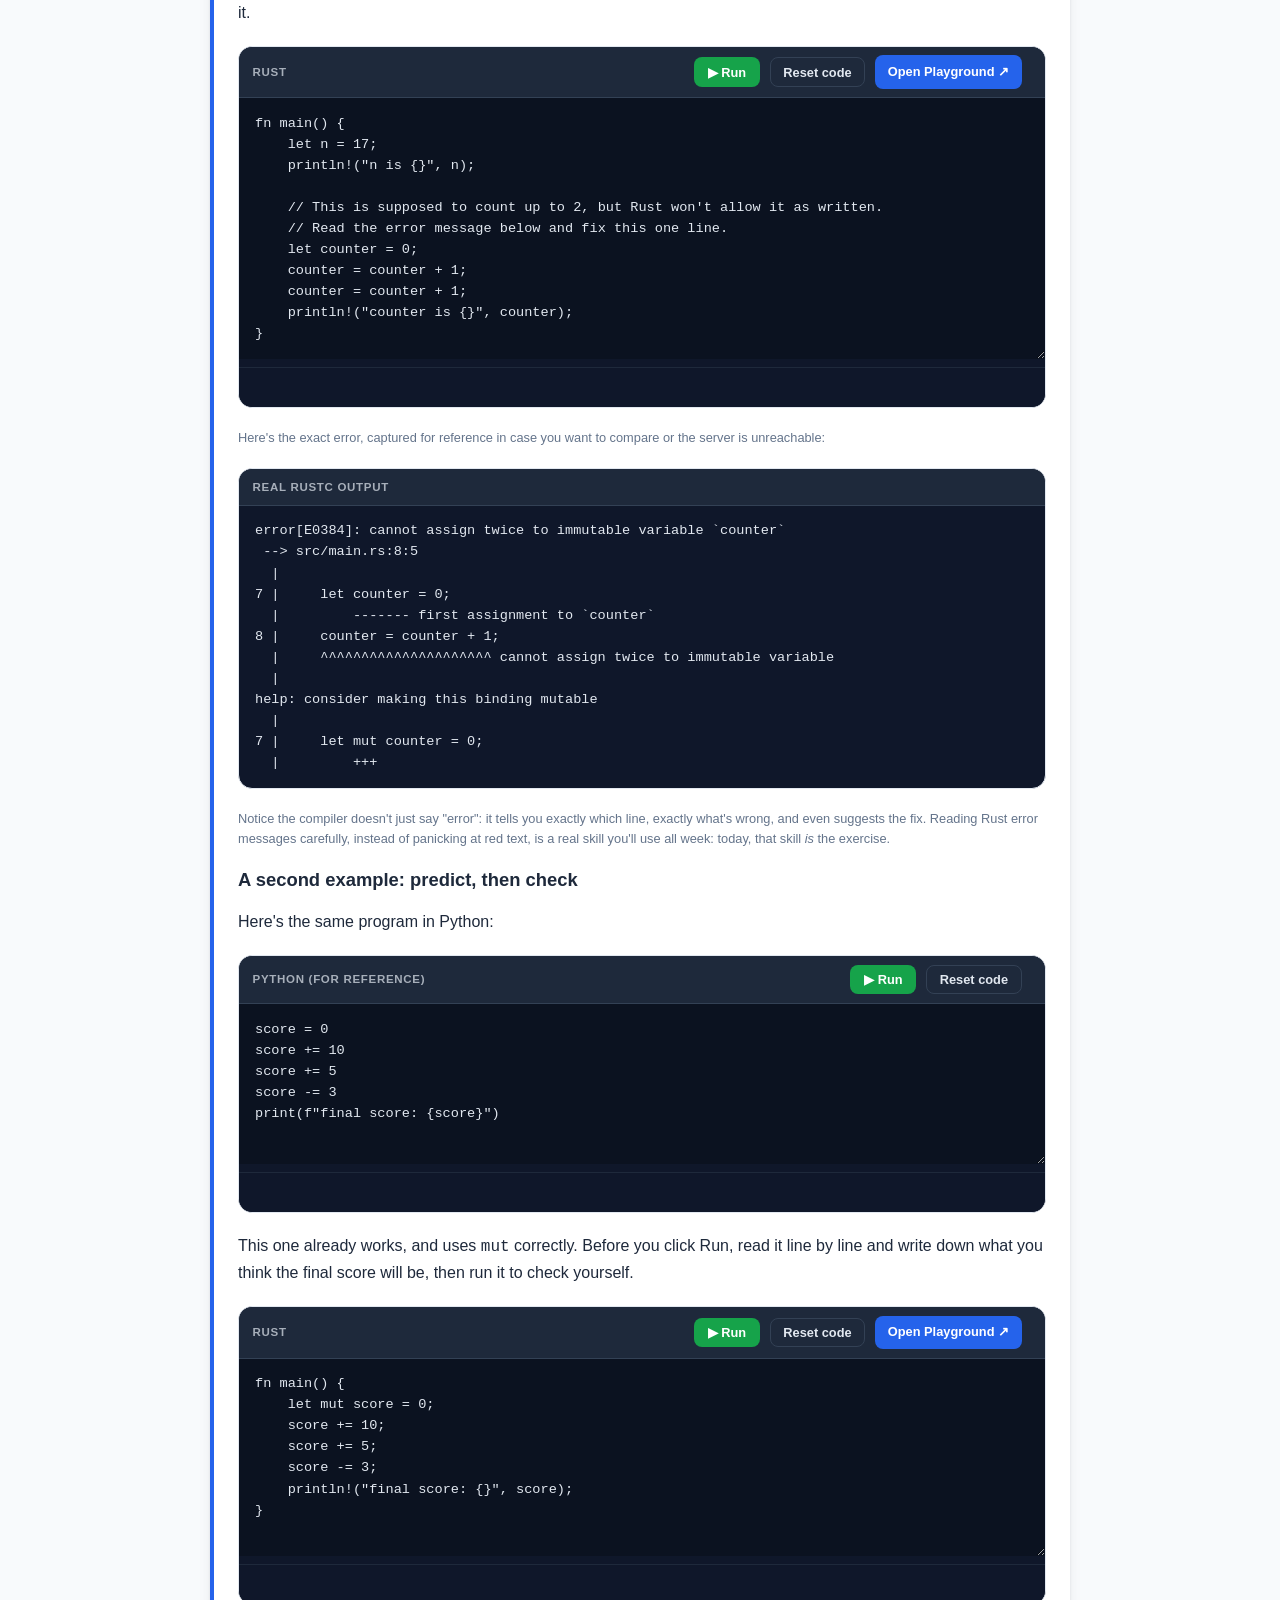
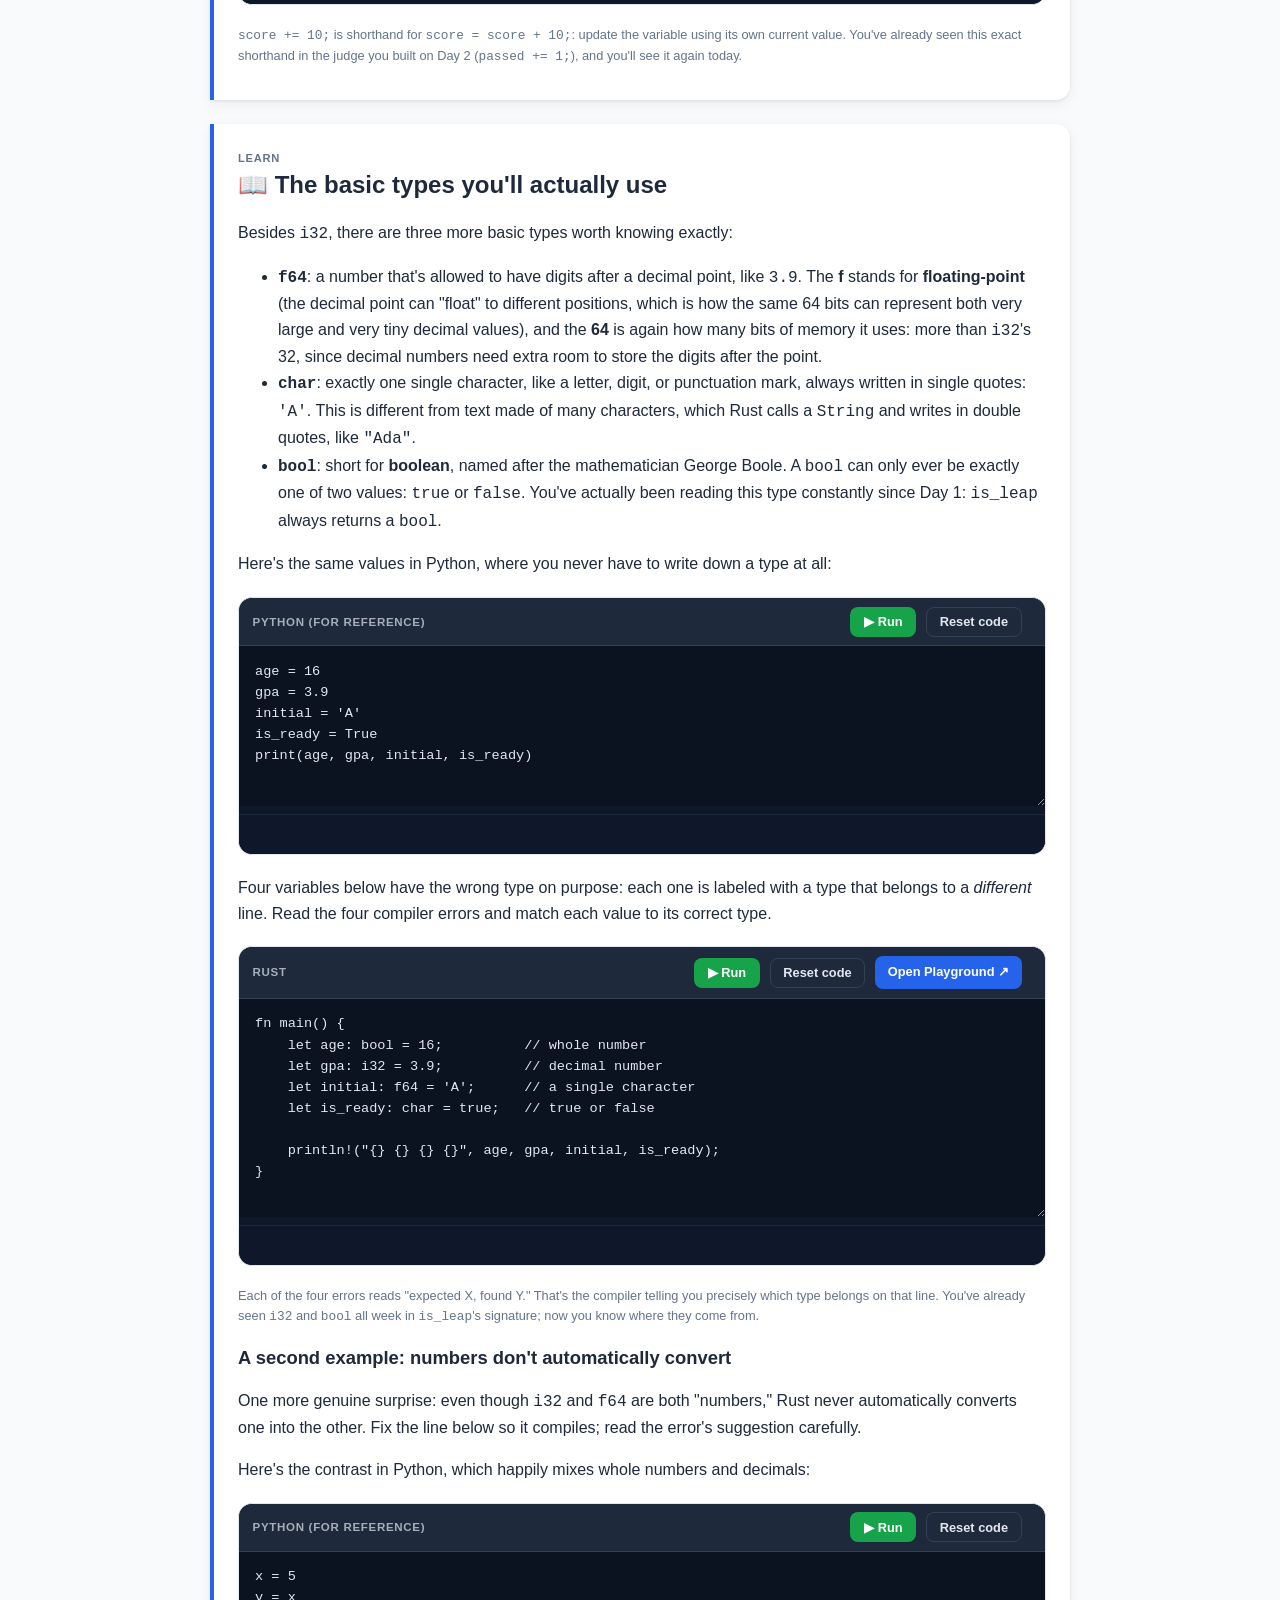
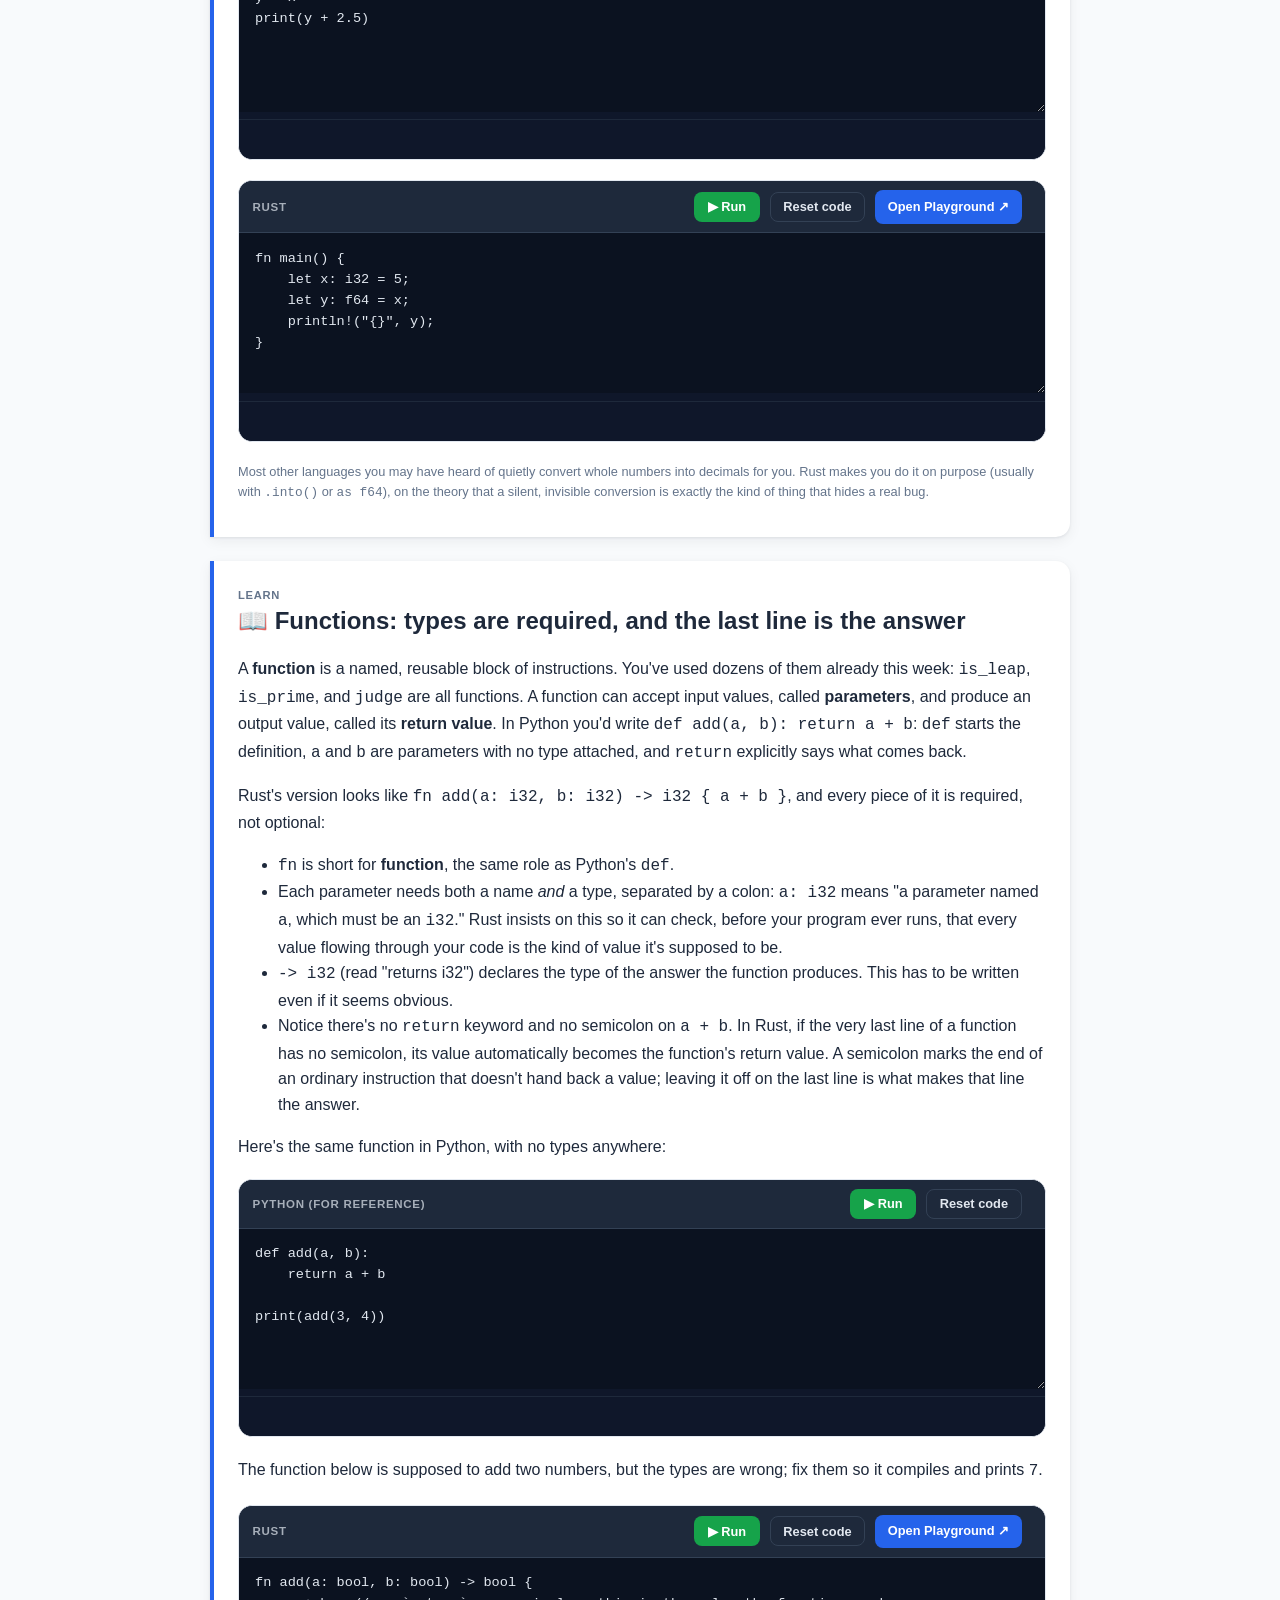
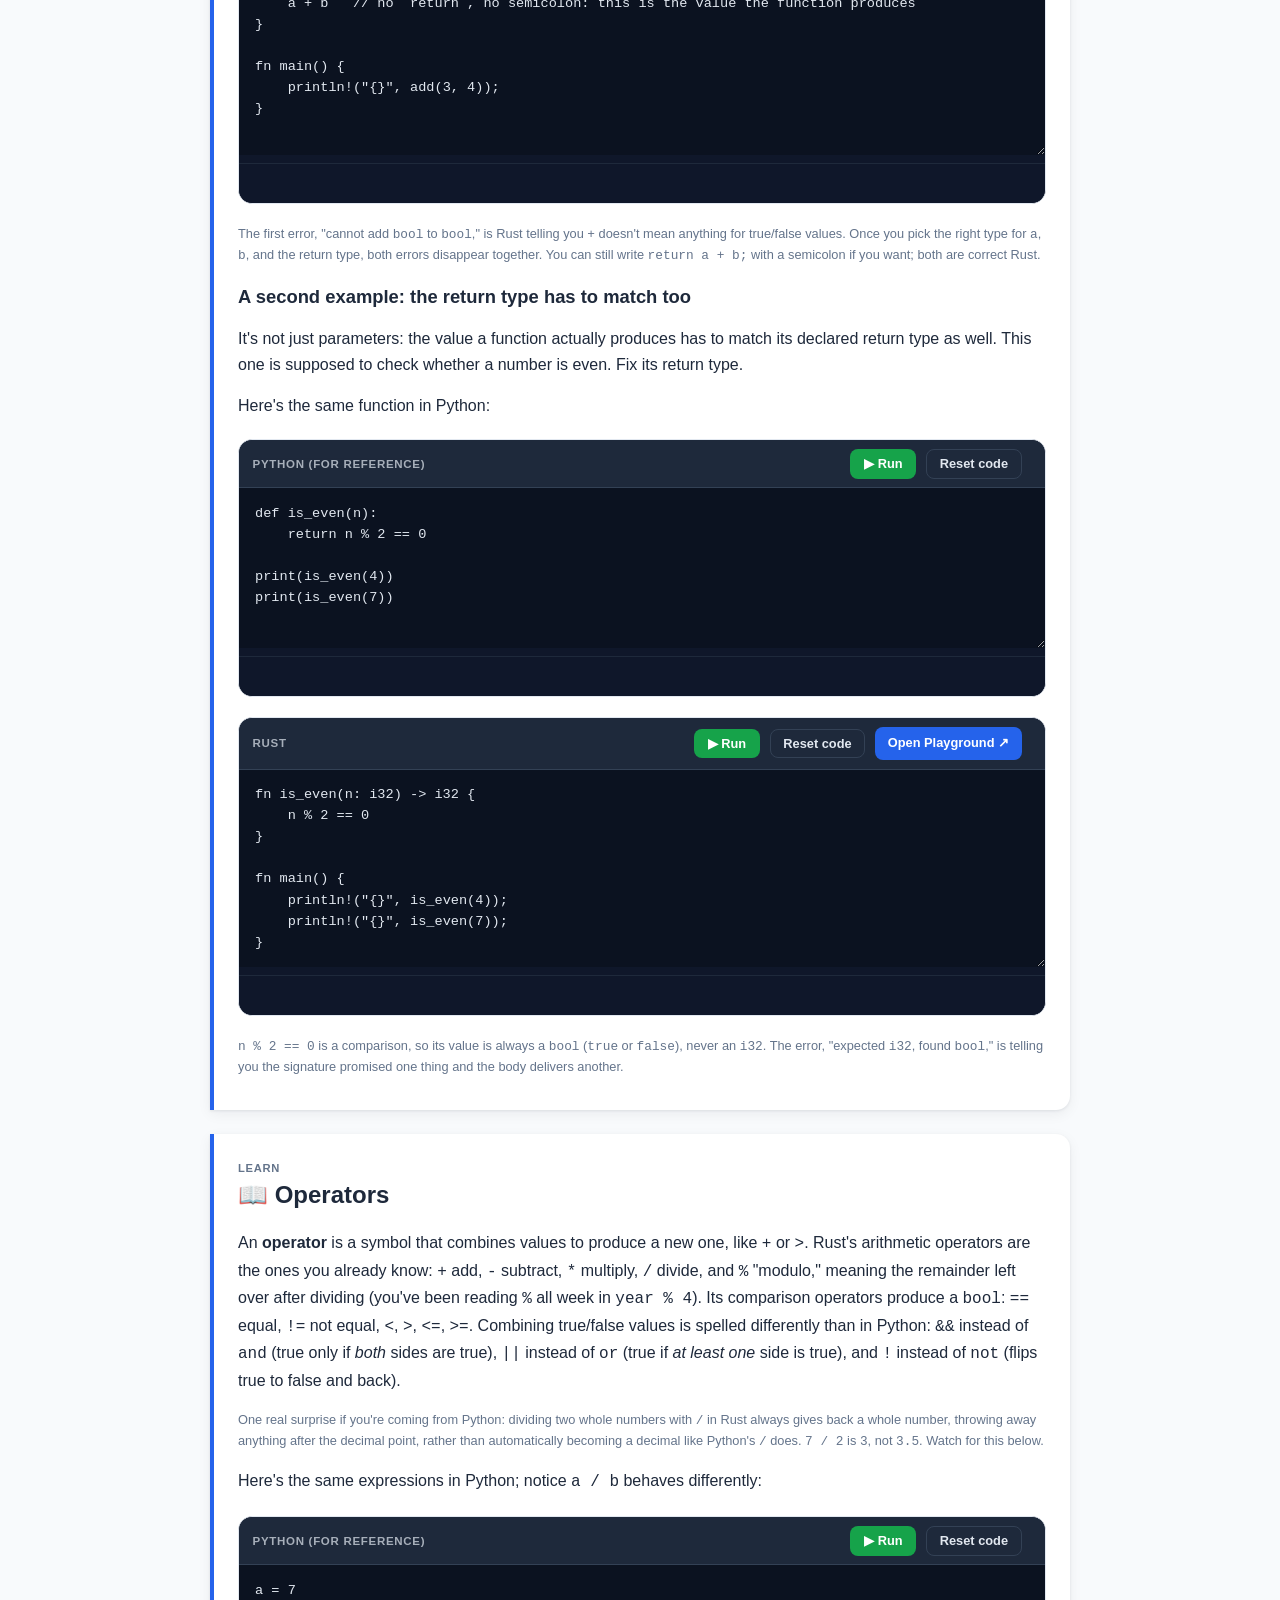
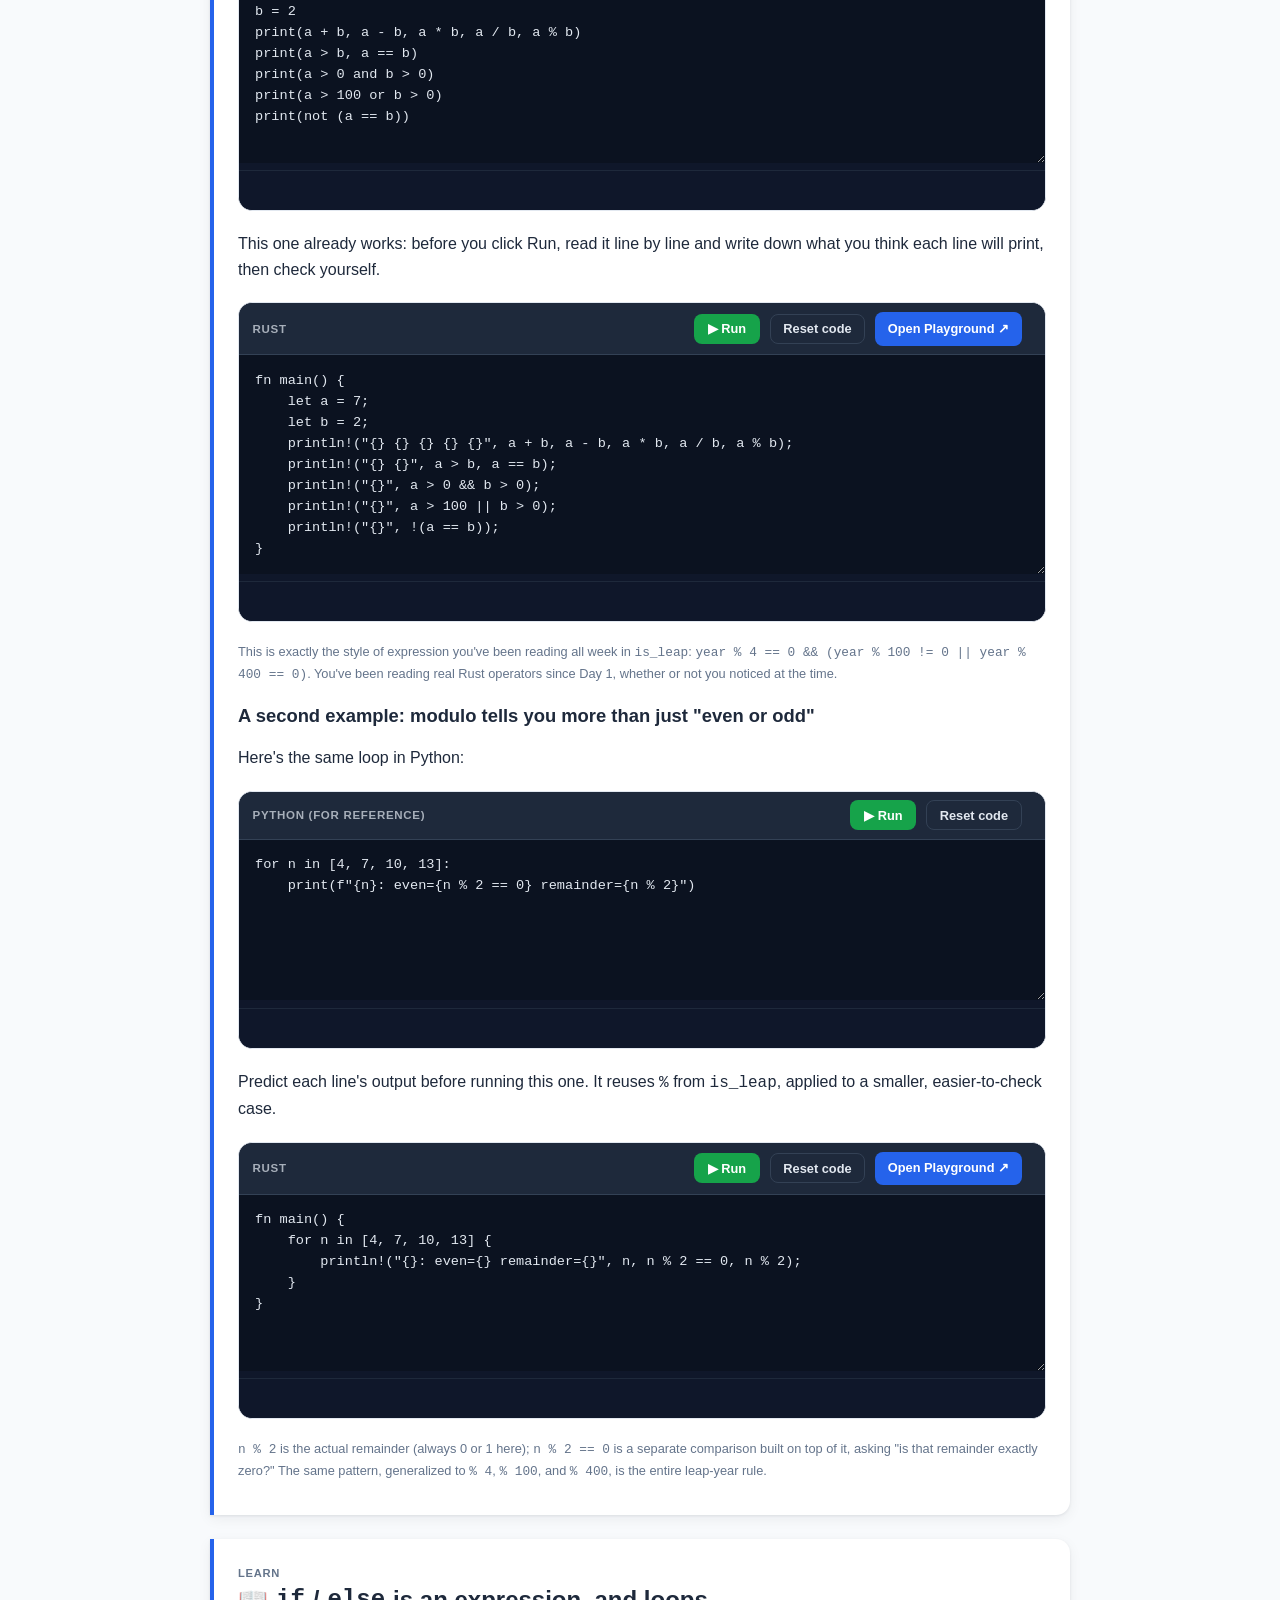
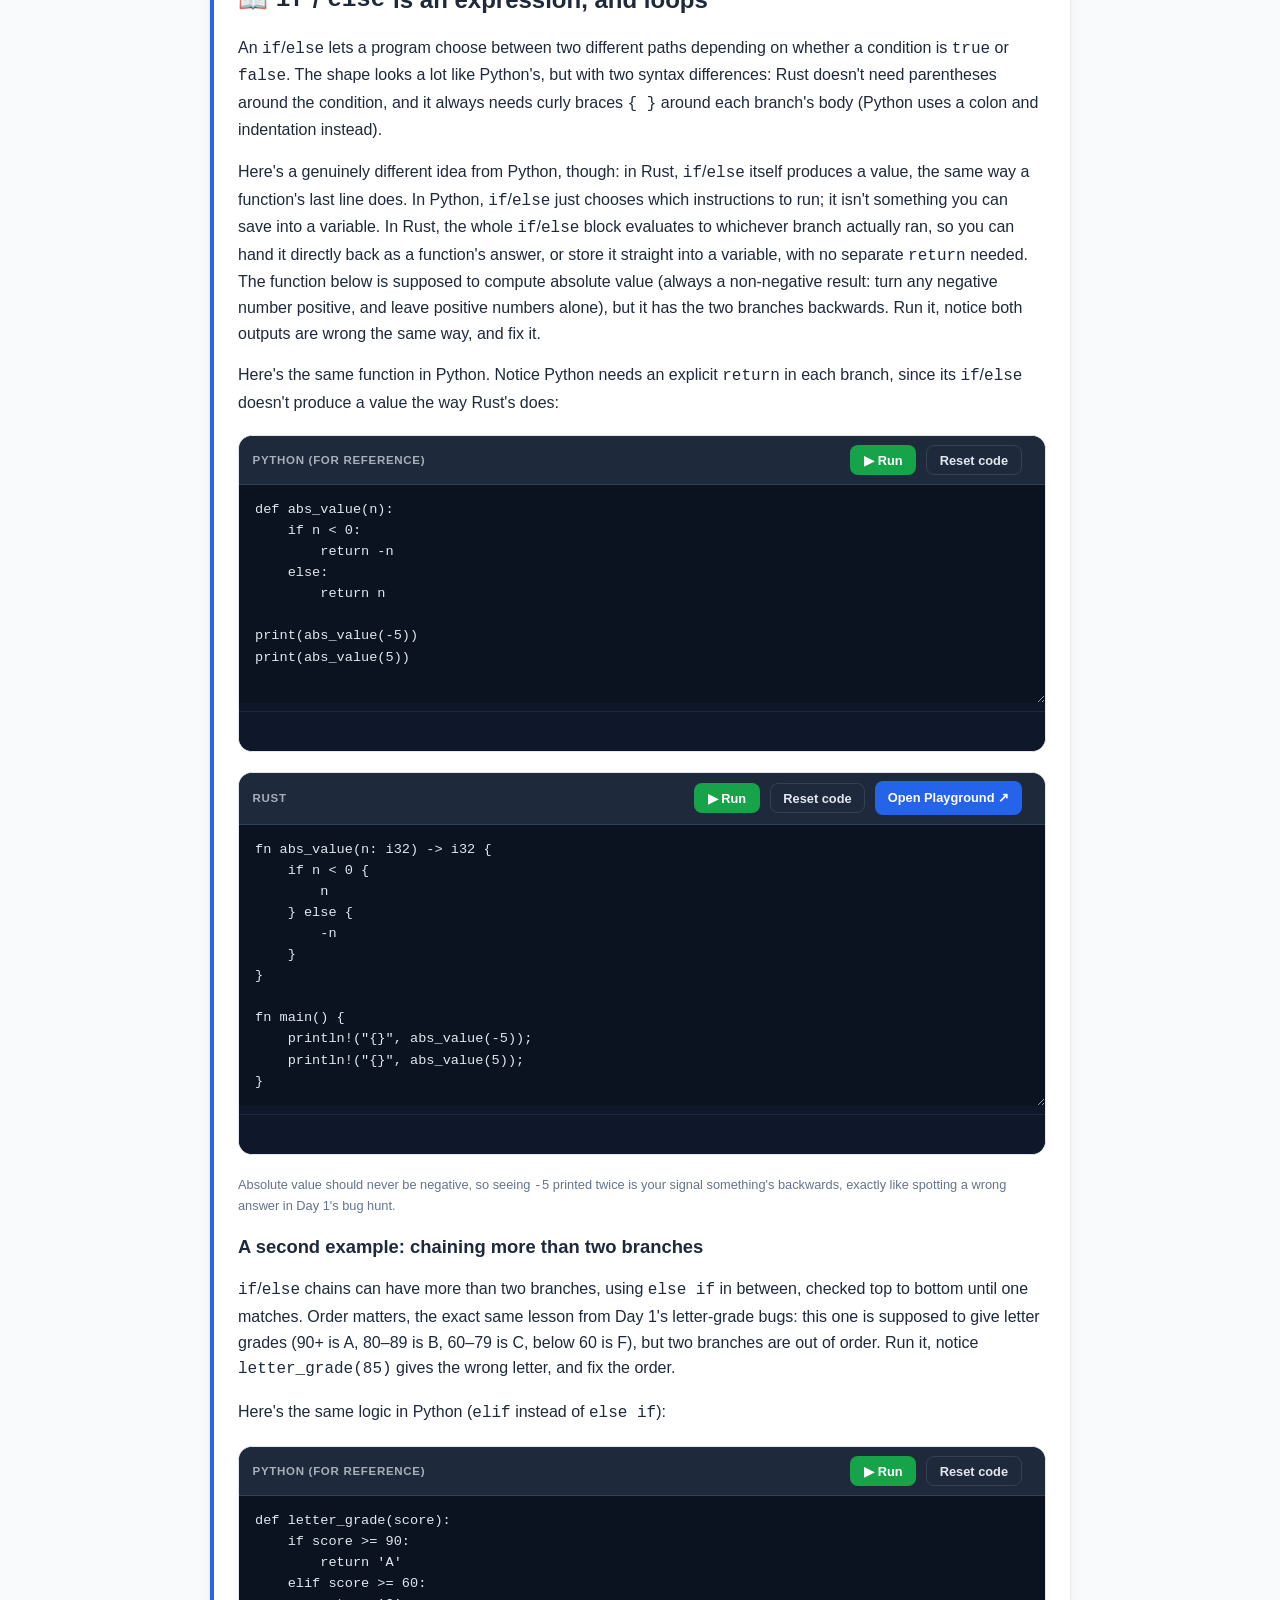
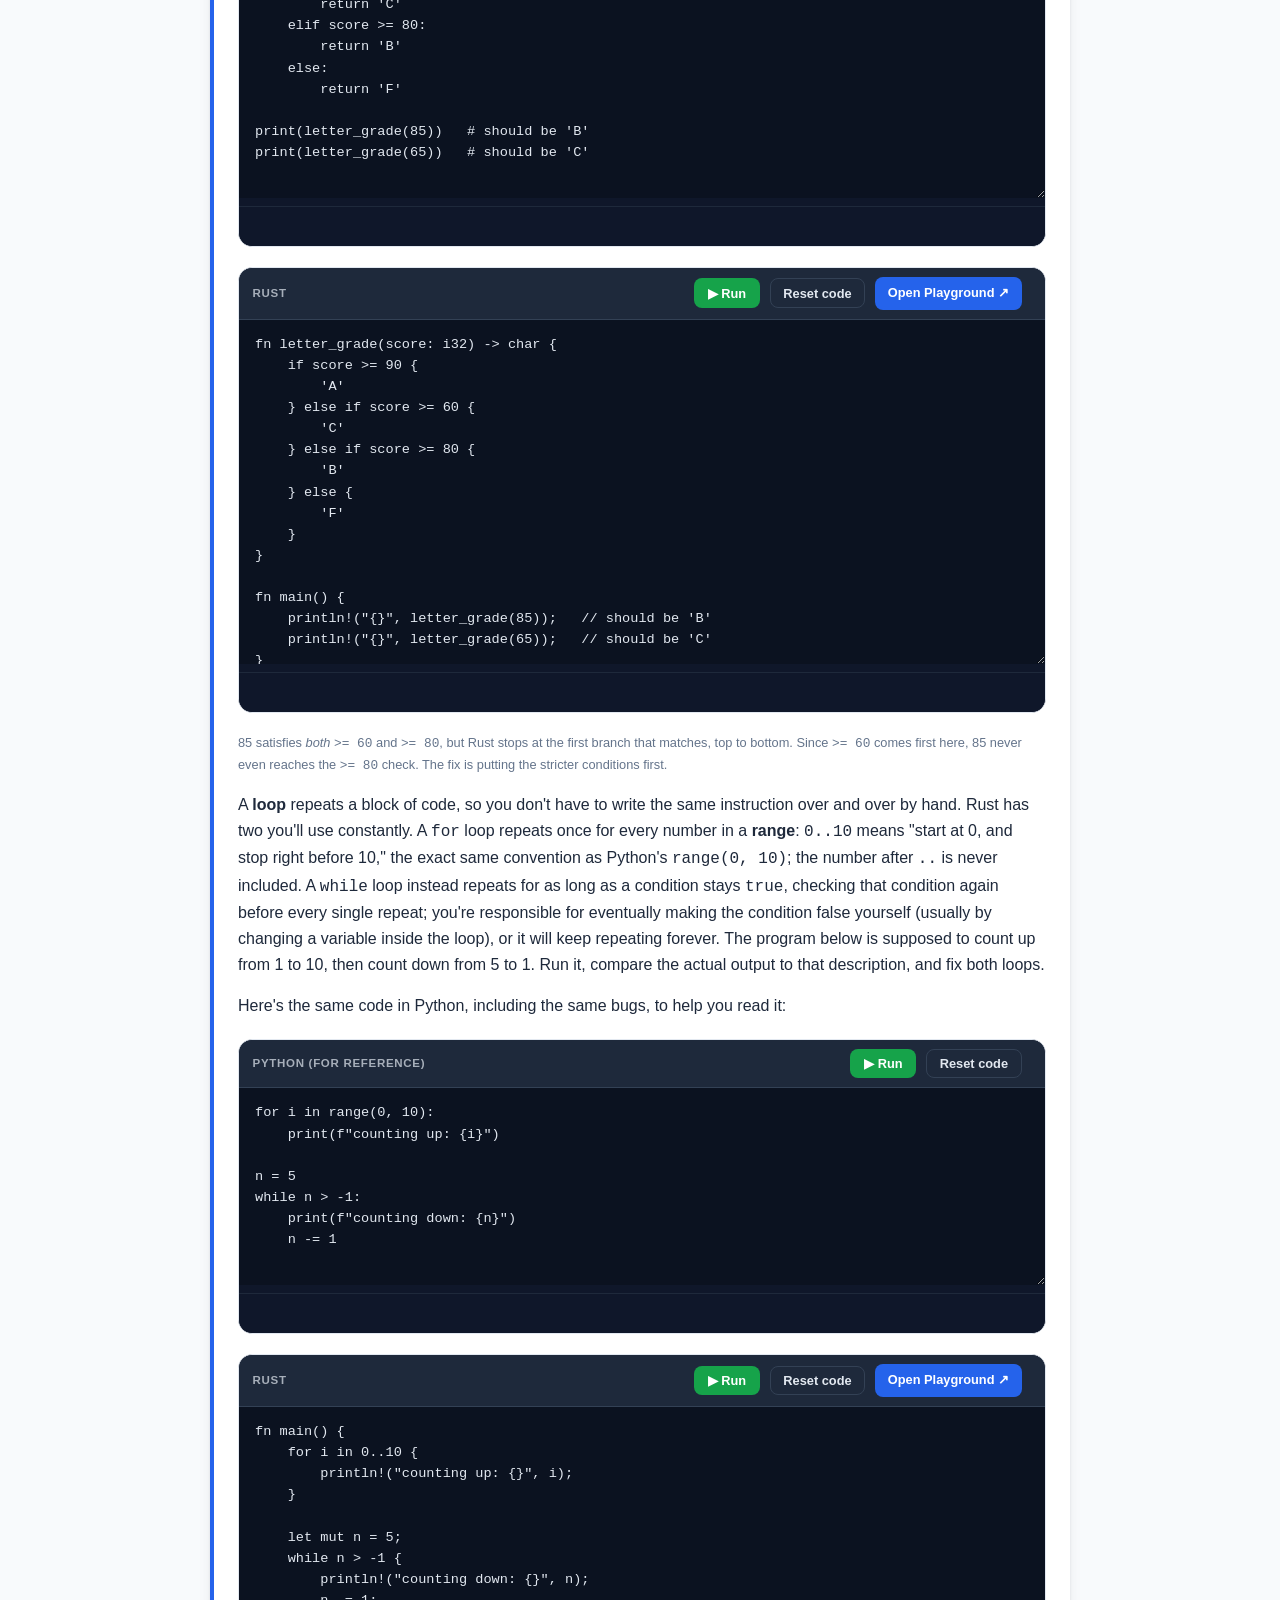
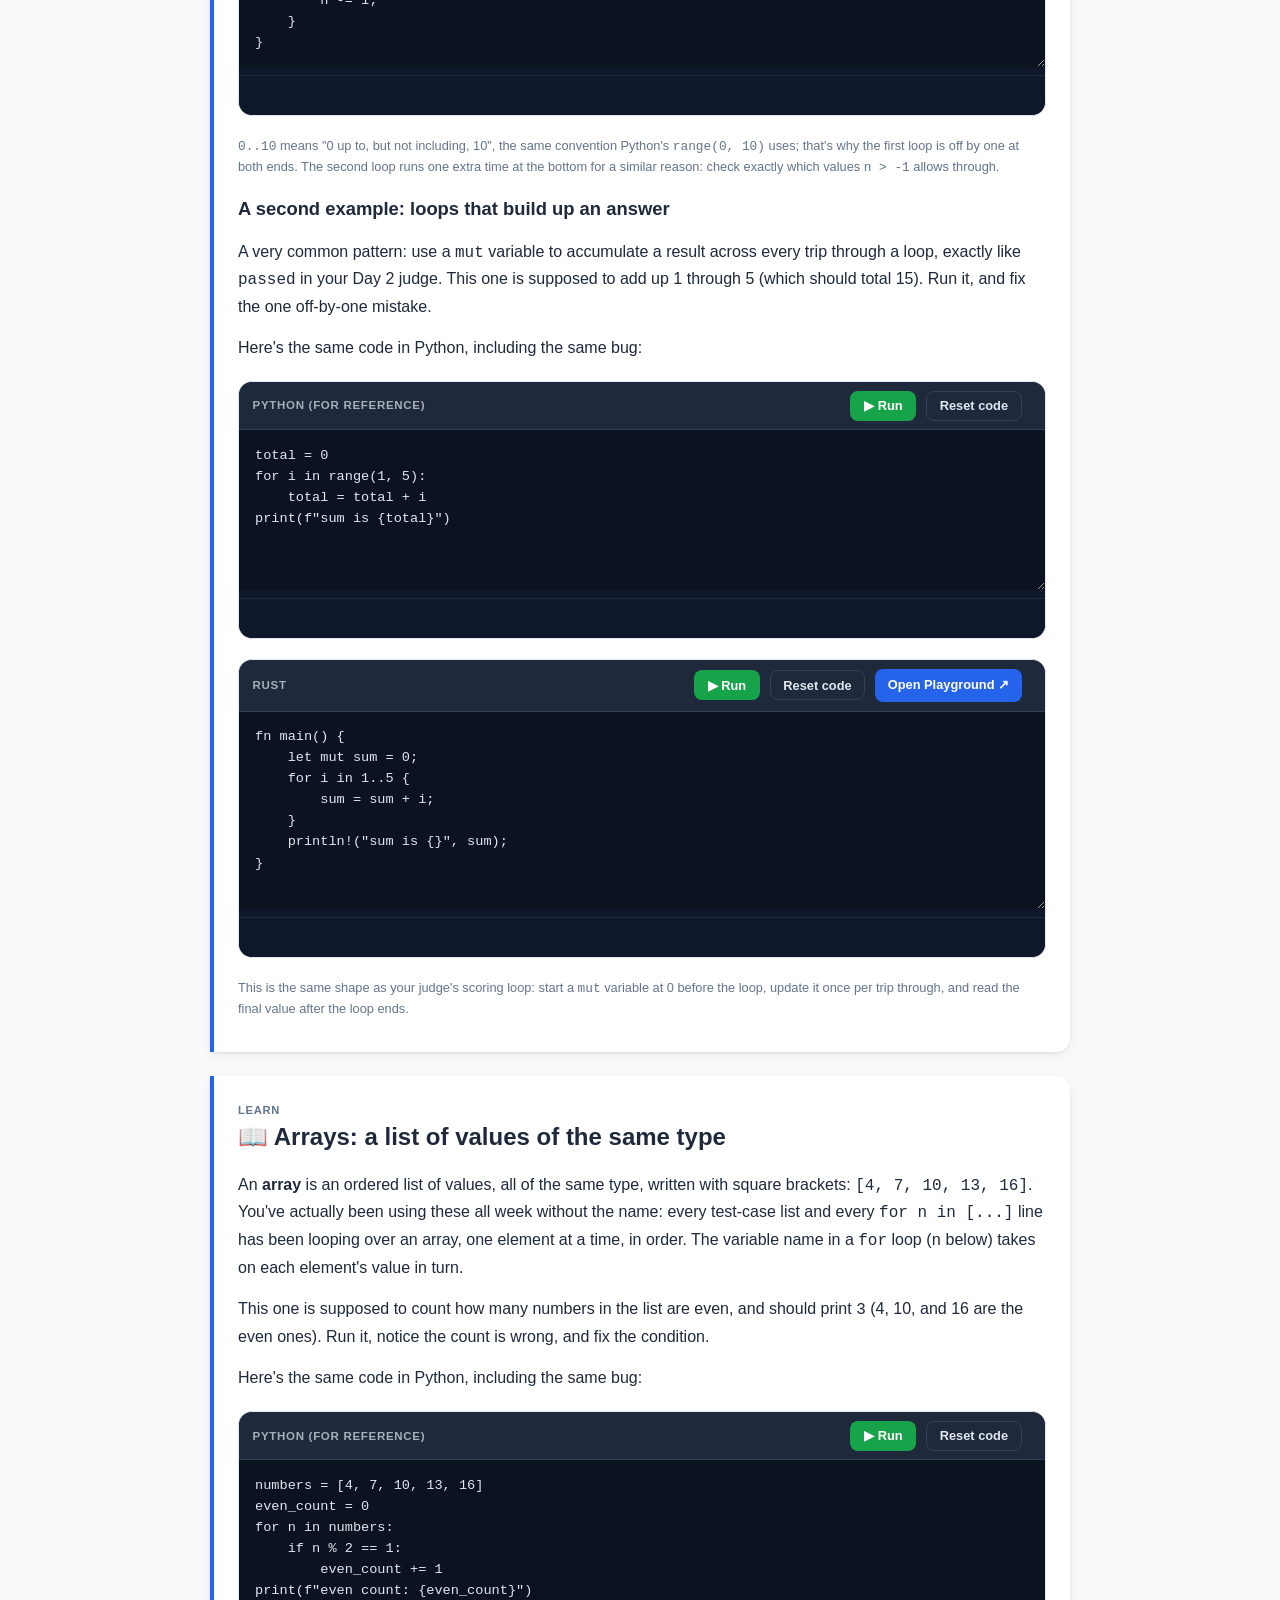
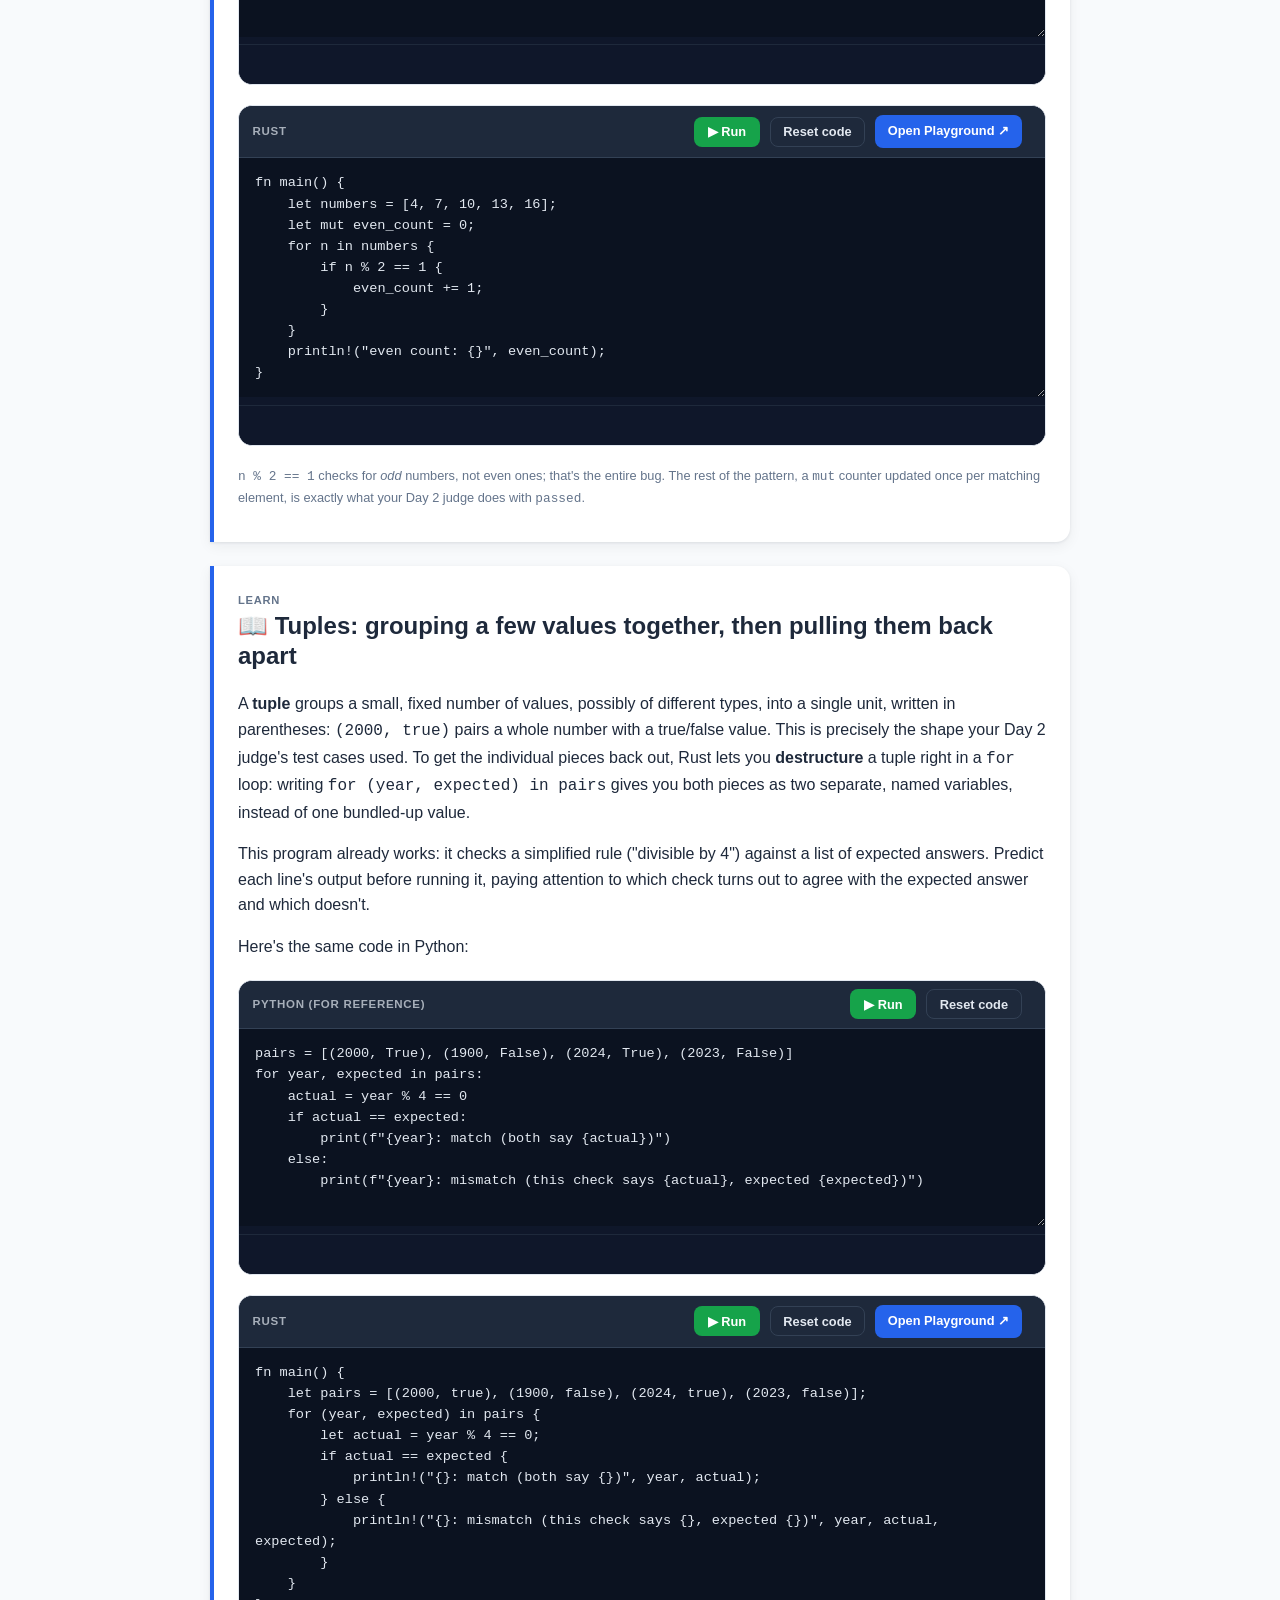
<file: day3.html>
<!doctype html>
<html lang="en">
<head>
<meta charset="utf-8">
<meta name="viewport" content="width=device-width, initial-scale=1">
<title>Day 3: Learning Rust &middot; VeriCode-Mini</title>
<link rel="icon" href="icon/image_nontrans.png">
<link rel="stylesheet" href="css/style.css">
</head>
<body>
<header class="site-header">
  <div class="site-header-inner">
    <a class="brand" href="index.html"><img src="icon/image.png" alt="Hiprel Group" class="brand-icon">VeriCode-Mini</a>
    <button class="nav-toggle" aria-label="Toggle menu">☰</button>
    <nav class="site-nav">
      <a href="index.html">Home</a>
      <a href="project.html">The Project</a>
      <a href="day1.html">Day 1</a>
      <a href="day2.html">Day 2</a>
      <a href="day3.html">Day 3</a>
      <a href="day4.html">Day 4</a>
      <a href="day5.html">Day 5</a>
      <a href="extensions.html">Extensions</a>
      <a href="resources.html">Resources</a>
    </nav>
  </div>
</header>

<div class="container">
  <span class="day-badge">Day 3 &middot; Wed Jul 8</span>
  <h1>Learning Rust</h1>
  <p class="lead">Most of today is <em>not</em> about writing a Rust program from a blank page: it's about being able to look at a Rust program and understand what it's doing. Every exercise gives you a program that's almost right, with one small thing broken; your job is to find it, understand why it's wrong, and fix it. Near the end, once that's second nature, you'll get a chance to write some small Rust of your own, with as much or as little help as you want.</p>

  <div class="section-block learn">
    <span class="section-tag">Learn</span>
    <h2>📖 Variables, and a very Rust idea: <code>mut</code></h2>
    <p>
      A <strong>variable</strong> is just a name a program uses to refer to a value,
      so you don't have to keep repeating that value everywhere. Instead of writing
      the number <code>17</code> five times in your code, you give it a name once
      (say, <code>n</code>) and then use <code>n</code> everywhere you mean "that
      value." In Python you wrote <code>n = 17</code> to create one. In Rust, you
      write <code>let n = 17;</code>: the word <code>let</code> is how Rust says
      "create a new variable," and the semicolon marks the end of that instruction.
    </p>
    <p>
      Every value in Rust has a <strong>type</strong>: a category that says what
      <em>kind</em> of thing it is and what you're allowed to do with it. Rust can
      usually figure out the type automatically just from the value you wrote (this
      is called <strong>type inference</strong>), but you can also spell it out
      explicitly with a colon, like <code>let n: i32 = 17;</code>. That
      <code>i32</code> is the name of a type, and it's worth knowing exactly what it
      means, since you'll see it constantly this week:
    </p>
    <ul>
      <li>The <strong>i</strong> stands for <strong>integer</strong>: a whole number, with no decimal point, that can be negative, zero, or positive.</li>
      <li>The <strong>32</strong> is how many <strong>bits</strong> of computer memory are set aside to store it. A bit is the smallest unit of memory a computer has: it's like a tiny switch that can only be off (0) or on (1). Using 32 of these switches together, a computer can represent a little over 4.3 billion distinct values.</li>
      <li>Split between negative and positive numbers, that gives <code>i32</code> a range of about <strong>&minus;2.1 billion to +2.1 billion</strong>. A number bigger or smaller than that simply doesn't fit in 32 bits; you'll see this cause a real, genuine problem later this week, not just a hypothetical one.</li>
    </ul>
    <p>
      This is different from Python, where whole numbers can be as large as your
      computer's memory allows, growing automatically as needed. Rust asks you to
      pick a fixed size up front (there are other integer types too, like the
      smaller <code>i8</code> or the larger <code>i64</code>, but <code>i32</code> is
      the everyday default we'll use all week) because fixed-size numbers are what
      computer hardware works with directly, which makes Rust programs fast and
      lets the compiler double-check your arithmetic before the program ever runs.
    </p>
    <p>
      Here's the genuinely new idea for today: <strong>in Rust, a variable can't be
      changed after it's created, unless you say so.</strong> Write
      <code>let mut counter = 0;</code> (<code>mut</code> is short for
      <strong>mutable</strong>, meaning "changeable") if you plan to update it
      later. Leave out <code>mut</code>, and Rust treats that variable as fixed
      forever after its first value: this is called <strong>immutable</strong>. This
      is different from Python or most other languages you might have heard of,
      where every variable can always be reassigned at any time. Rust's design
      philosophy is to catch mistakes early: if you never intended to change a
      variable, and your code accidentally tries to anyway (a typo, or a line you
      forgot you wrote), Rust refuses to even compile the program, instead of
      letting that mistake slip through silently.
    </p>
    <p>Here's the same idea in Python, where this isn't a problem at all, since every Python variable can always be reassigned:</p>
    <div class="playground" data-tool="python">
      <script type="text/plain" class="code-source">
n = 17
print(f"n is {n}")

counter = 0
counter = counter + 1
counter = counter + 1
print(f"counter is {counter}")
      </script>
      <div class="code-toolbar">
        <span class="code-lang">Python (for reference)</span>
        <button class="pg-run" type="button">&#9654; Run</button>
        <button class="pg-reset" type="button">Reset code</button>
        <span class="pg-status"></span>
      </div>
      <textarea class="pg-editor" spellcheck="false" rows="8"></textarea>
      <pre class="pg-output"></pre>
    </div>
    <p>The code below is trying to count up to 2, but it won't even compile yet. Click Run, read the error carefully, and fix it.</p>
    <div class="playground" data-tool="rustc">
      <script type="text/plain" class="code-source">
fn main() {
    let n = 17;
    println!("n is {}", n);

    // This is supposed to count up to 2, but Rust won't allow it as written.
    // Read the error message below and fix this one line.
    let counter = 0;
    counter = counter + 1;
    counter = counter + 1;
    println!("counter is {}", counter);
}
      </script>
      <div class="code-toolbar">
        <span class="code-lang">Rust</span>
        <button class="pg-run" type="button">&#9654; Run</button>
        <button class="pg-reset" type="button">Reset code</button>
        <a class="open-playground-link" href="https://play.rust-lang.org/" target="_blank" rel="noopener">Open Playground ↗</a>
        <span class="pg-status"></span>
      </div>
      <textarea class="pg-editor" spellcheck="false" rows="11"></textarea>
      <pre class="pg-output"></pre>
    </div>
    <p class="worksheet-note">Here's the exact error, captured for reference in case you want to compare or the server is unreachable:</p>
    <div class="code-block">
      <script type="text/plain" class="code-source">
error[E0384]: cannot assign twice to immutable variable `counter`
 --> src/main.rs:8:5
  |
7 |     let counter = 0;
  |         ------- first assignment to `counter`
8 |     counter = counter + 1;
  |     ^^^^^^^^^^^^^^^^^^^^^ cannot assign twice to immutable variable
  |
help: consider making this binding mutable
  |
7 |     let mut counter = 0;
  |         +++
      </script>
      <div class="code-toolbar">
        <span class="code-lang">Real rustc output</span>
      </div>
      <pre class="code-content"></pre>
    </div>
    <p class="worksheet-note">
      Notice the compiler doesn't just say "error": it tells you exactly which line,
      exactly what's wrong, and even suggests the fix. Reading Rust error messages
      carefully, instead of panicking at red text, is a real skill you'll use all
      week: today, that skill <em>is</em> the exercise.
    </p>

    <h3>A second example: predict, then check</h3>
    <p>Here's the same program in Python:</p>
    <div class="playground" data-tool="python">
      <script type="text/plain" class="code-source">
score = 0
score += 10
score += 5
score -= 3
print(f"final score: {score}")
      </script>
      <div class="code-toolbar">
        <span class="code-lang">Python (for reference)</span>
        <button class="pg-run" type="button">&#9654; Run</button>
        <button class="pg-reset" type="button">Reset code</button>
        <span class="pg-status"></span>
      </div>
      <textarea class="pg-editor" spellcheck="false" rows="6"></textarea>
      <pre class="pg-output"></pre>
    </div>
    <p>This one already works, and uses <code>mut</code> correctly. Before you click Run, read it line by line and write down what you think the final score will be, then run it to check yourself.</p>
    <div class="playground" data-tool="rustc">
      <script type="text/plain" class="code-source">
fn main() {
    let mut score = 0;
    score += 10;
    score += 5;
    score -= 3;
    println!("final score: {}", score);
}
      </script>
      <div class="code-toolbar">
        <span class="code-lang">Rust</span>
        <button class="pg-run" type="button">&#9654; Run</button>
        <button class="pg-reset" type="button">Reset code</button>
        <a class="open-playground-link" href="https://play.rust-lang.org/" target="_blank" rel="noopener">Open Playground ↗</a>
        <span class="pg-status"></span>
      </div>
      <textarea class="pg-editor" spellcheck="false" rows="8"></textarea>
      <pre class="pg-output"></pre>
    </div>
    <p class="worksheet-note"><code>score += 10;</code> is shorthand for <code>score = score + 10;</code>: update the variable using its own current value. You've already seen this exact shorthand in the judge you built on Day 2 (<code>passed += 1;</code>), and you'll see it again today.</p>
  </div>

  <div class="section-block learn">
    <span class="section-tag">Learn</span>
    <h2>📖 The basic types you'll actually use</h2>
    <p>Besides <code>i32</code>, there are three more basic types worth knowing exactly:</p>
    <ul>
      <li><strong><code>f64</code></strong>: a number that's allowed to have digits after a decimal point, like <code>3.9</code>. The <strong>f</strong> stands for <strong>floating-point</strong> (the decimal point can "float" to different positions, which is how the same 64 bits can represent both very large and very tiny decimal values), and the <strong>64</strong> is again how many bits of memory it uses: more than <code>i32</code>'s 32, since decimal numbers need extra room to store the digits after the point.</li>
      <li><strong><code>char</code></strong>: exactly one single character, like a letter, digit, or punctuation mark, always written in single quotes: <code>'A'</code>. This is different from text made of many characters, which Rust calls a <code>String</code> and writes in double quotes, like <code>"Ada"</code>.</li>
      <li><strong><code>bool</code></strong>: short for <strong>boolean</strong>, named after the mathematician George Boole. A <code>bool</code> can only ever be exactly one of two values: <code>true</code> or <code>false</code>. You've actually been reading this type constantly since Day 1: <code>is_leap</code> always returns a <code>bool</code>.</li>
    </ul>
    <p>Here's the same values in Python, where you never have to write down a type at all:</p>
    <div class="playground" data-tool="python">
      <script type="text/plain" class="code-source">
age = 16
gpa = 3.9
initial = 'A'
is_ready = True
print(age, gpa, initial, is_ready)
      </script>
      <div class="code-toolbar">
        <span class="code-lang">Python (for reference)</span>
        <button class="pg-run" type="button">&#9654; Run</button>
        <button class="pg-reset" type="button">Reset code</button>
        <span class="pg-status"></span>
      </div>
      <textarea class="pg-editor" spellcheck="false" rows="6"></textarea>
      <pre class="pg-output"></pre>
    </div>
    <p>Four variables below have the wrong type on purpose: each one is labeled with a type that belongs to a <em>different</em> line. Read the four compiler errors and match each value to its correct type.</p>
    <div class="playground" data-tool="rustc">
      <script type="text/plain" class="code-source">
fn main() {
    let age: bool = 16;          // whole number
    let gpa: i32 = 3.9;          // decimal number
    let initial: f64 = 'A';      // a single character
    let is_ready: char = true;   // true or false

    println!("{} {} {} {}", age, gpa, initial, is_ready);
}
      </script>
      <div class="code-toolbar">
        <span class="code-lang">Rust</span>
        <button class="pg-run" type="button">&#9654; Run</button>
        <button class="pg-reset" type="button">Reset code</button>
        <a class="open-playground-link" href="https://play.rust-lang.org/" target="_blank" rel="noopener">Open Playground ↗</a>
        <span class="pg-status"></span>
      </div>
      <textarea class="pg-editor" spellcheck="false" rows="9"></textarea>
      <pre class="pg-output"></pre>
    </div>
    <p class="worksheet-note">Each of the four errors reads "expected X, found Y." That's the compiler telling you precisely which type belongs on that line. You've already seen <code>i32</code> and <code>bool</code> all week in <code>is_leap</code>'s signature; now you know where they come from.</p>

    <h3>A second example: numbers don't automatically convert</h3>
    <p>
      One more genuine surprise: even though <code>i32</code> and <code>f64</code> are
      both "numbers," Rust never automatically converts one into the other. Fix the
      line below so it compiles; read the error's suggestion carefully.
    </p>
    <p>Here's the contrast in Python, which happily mixes whole numbers and decimals:</p>
    <div class="playground" data-tool="python">
      <script type="text/plain" class="code-source">
x = 5
y = x
print(y + 2.5)
      </script>
      <div class="code-toolbar">
        <span class="code-lang">Python (for reference)</span>
        <button class="pg-run" type="button">&#9654; Run</button>
        <button class="pg-reset" type="button">Reset code</button>
        <span class="pg-status"></span>
      </div>
      <textarea class="pg-editor" spellcheck="false" rows="4"></textarea>
      <pre class="pg-output"></pre>
    </div>
    <div class="playground" data-tool="rustc">
      <script type="text/plain" class="code-source">
fn main() {
    let x: i32 = 5;
    let y: f64 = x;
    println!("{}", y);
}
      </script>
      <div class="code-toolbar">
        <span class="code-lang">Rust</span>
        <button class="pg-run" type="button">&#9654; Run</button>
        <button class="pg-reset" type="button">Reset code</button>
        <a class="open-playground-link" href="https://play.rust-lang.org/" target="_blank" rel="noopener">Open Playground ↗</a>
        <span class="pg-status"></span>
      </div>
      <textarea class="pg-editor" spellcheck="false" rows="6"></textarea>
      <pre class="pg-output"></pre>
    </div>
    <p class="worksheet-note">Most other languages you may have heard of quietly convert whole numbers into decimals for you. Rust makes you do it on purpose (usually with <code>.into()</code> or <code>as f64</code>), on the theory that a silent, invisible conversion is exactly the kind of thing that hides a real bug.</p>
  </div>

  <div class="section-block learn">
    <span class="section-tag">Learn</span>
    <h2>📖 Functions: types are required, and the last line is the answer</h2>
    <p>
      A <strong>function</strong> is a named, reusable block of instructions. You've
      used dozens of them already this week: <code>is_leap</code>, <code>is_prime</code>,
      and <code>judge</code> are all functions. A function can accept input values,
      called <strong>parameters</strong>, and produce an output value, called its
      <strong>return value</strong>. In Python you'd write
      <code>def add(a, b): return a + b</code>: <code>def</code> starts the
      definition, <code>a</code> and <code>b</code> are parameters with no type
      attached, and <code>return</code> explicitly says what comes back.
    </p>
    <p>
      Rust's version looks like <code>fn add(a: i32, b: i32) -> i32 { a + b }</code>,
      and every piece of it is required, not optional:
    </p>
    <ul>
      <li><code>fn</code> is short for <strong>function</strong>, the same role as Python's <code>def</code>.</li>
      <li>Each parameter needs both a name <em>and</em> a type, separated by a colon: <code>a: i32</code> means "a parameter named <code>a</code>, which must be an <code>i32</code>." Rust insists on this so it can check, before your program ever runs, that every value flowing through your code is the kind of value it's supposed to be.</li>
      <li><code>-&gt; i32</code> (read "returns i32") declares the type of the answer the function produces. This has to be written even if it seems obvious.</li>
      <li>Notice there's no <code>return</code> keyword and no semicolon on <code>a + b</code>. In Rust, if the very last line of a function has no semicolon, its value automatically becomes the function's return value. A semicolon marks the end of an ordinary instruction that doesn't hand back a value; leaving it off on the last line is what makes that line the answer.</li>
    </ul>
    <p>Here's the same function in Python, with no types anywhere:</p>
    <div class="playground" data-tool="python">
      <script type="text/plain" class="code-source">
def add(a, b):
    return a + b

print(add(3, 4))
      </script>
      <div class="code-toolbar">
        <span class="code-lang">Python (for reference)</span>
        <button class="pg-run" type="button">&#9654; Run</button>
        <button class="pg-reset" type="button">Reset code</button>
        <span class="pg-status"></span>
      </div>
      <textarea class="pg-editor" spellcheck="false" rows="5"></textarea>
      <pre class="pg-output"></pre>
    </div>
    <p>The function below is supposed to add two numbers, but the types are
      wrong; fix them so it compiles and prints <code>7</code>.
    </p>
    <div class="playground" data-tool="rustc">
      <script type="text/plain" class="code-source">
fn add(a: bool, b: bool) -> bool {
    a + b   // no `return`, no semicolon: this is the value the function produces
}

fn main() {
    println!("{}", add(3, 4));
}
      </script>
      <div class="code-toolbar">
        <span class="code-lang">Rust</span>
        <button class="pg-run" type="button">&#9654; Run</button>
        <button class="pg-reset" type="button">Reset code</button>
        <a class="open-playground-link" href="https://play.rust-lang.org/" target="_blank" rel="noopener">Open Playground ↗</a>
        <span class="pg-status"></span>
      </div>
      <textarea class="pg-editor" spellcheck="false" rows="8"></textarea>
      <pre class="pg-output"></pre>
    </div>
    <p class="worksheet-note">
      The first error, "cannot add <code>bool</code> to <code>bool</code>," is Rust
      telling you <code>+</code> doesn't mean anything for true/false values. Once you
      pick the right type for <code>a</code>, <code>b</code>, and the return type, both
      errors disappear together. You can still write <code>return a + b;</code> with a
      semicolon if you want; both are correct Rust.
    </p>

    <h3>A second example: the return type has to match too</h3>
    <p>
      It's not just parameters: the value a function actually produces has to match
      its declared return type as well. This one is supposed to check whether a
      number is even. Fix its return type.
    </p>
    <p>Here's the same function in Python:</p>
    <div class="playground" data-tool="python">
      <script type="text/plain" class="code-source">
def is_even(n):
    return n % 2 == 0

print(is_even(4))
print(is_even(7))
      </script>
      <div class="code-toolbar">
        <span class="code-lang">Python (for reference)</span>
        <button class="pg-run" type="button">&#9654; Run</button>
        <button class="pg-reset" type="button">Reset code</button>
        <span class="pg-status"></span>
      </div>
      <textarea class="pg-editor" spellcheck="false" rows="6"></textarea>
      <pre class="pg-output"></pre>
    </div>
    <div class="playground" data-tool="rustc">
      <script type="text/plain" class="code-source">
fn is_even(n: i32) -> i32 {
    n % 2 == 0
}

fn main() {
    println!("{}", is_even(4));
    println!("{}", is_even(7));
}
      </script>
      <div class="code-toolbar">
        <span class="code-lang">Rust</span>
        <button class="pg-run" type="button">&#9654; Run</button>
        <button class="pg-reset" type="button">Reset code</button>
        <a class="open-playground-link" href="https://play.rust-lang.org/" target="_blank" rel="noopener">Open Playground ↗</a>
        <span class="pg-status"></span>
      </div>
      <textarea class="pg-editor" spellcheck="false" rows="8"></textarea>
      <pre class="pg-output"></pre>
    </div>
    <p class="worksheet-note"><code>n % 2 == 0</code> is a comparison, so its value is always a <code>bool</code> (<code>true</code> or <code>false</code>), never an <code>i32</code>. The error, "expected <code>i32</code>, found <code>bool</code>," is telling you the signature promised one thing and the body delivers another.</p>
  </div>

  <div class="section-block learn">
    <span class="section-tag">Learn</span>
    <h2>📖 Operators</h2>
    <p>An <strong>operator</strong> is a symbol that combines values to produce a new one, like <code>+</code> or <code>&gt;</code>. Rust's arithmetic operators are the ones you already know: <code>+</code> add, <code>-</code> subtract, <code>*</code> multiply, <code>/</code> divide, and <code>%</code> "modulo," meaning the remainder left over after dividing (you've been reading <code>%</code> all week in <code>year % 4</code>). Its comparison operators produce a <code>bool</code>: <code>==</code> equal, <code>!=</code> not equal, <code>&lt;</code>, <code>&gt;</code>, <code>&lt;=</code>, <code>&gt;=</code>. Combining true/false values is spelled differently than in Python: <code>&amp;&amp;</code> instead of <code>and</code> (true only if <em>both</em> sides are true), <code>||</code> instead of <code>or</code> (true if <em>at least one</em> side is true), and <code>!</code> instead of <code>not</code> (flips true to false and back).</p>
    <p class="worksheet-note">One real surprise if you're coming from Python: dividing two whole numbers with <code>/</code> in Rust always gives back a whole number, throwing away anything after the decimal point, rather than automatically becoming a decimal like Python's <code>/</code> does. <code>7 / 2</code> is <code>3</code>, not <code>3.5</code>. Watch for this below.</p>
    <p>Here's the same expressions in Python; notice <code>a / b</code> behaves differently:</p>
    <div class="playground" data-tool="python">
      <script type="text/plain" class="code-source">
a = 7
b = 2
print(a + b, a - b, a * b, a / b, a % b)
print(a > b, a == b)
print(a > 0 and b > 0)
print(a > 100 or b > 0)
print(not (a == b))
      </script>
      <div class="code-toolbar">
        <span class="code-lang">Python (for reference)</span>
        <button class="pg-run" type="button">&#9654; Run</button>
        <button class="pg-reset" type="button">Reset code</button>
        <span class="pg-status"></span>
      </div>
      <textarea class="pg-editor" spellcheck="false" rows="8"></textarea>
      <pre class="pg-output"></pre>
    </div>
    <p>This one already works: before you click Run, read it line by line and write down what you think each line will print, then check yourself.</p>
    <div class="playground" data-tool="rustc">
      <script type="text/plain" class="code-source">
fn main() {
    let a = 7;
    let b = 2;
    println!("{} {} {} {} {}", a + b, a - b, a * b, a / b, a % b);
    println!("{} {}", a > b, a == b);
    println!("{}", a > 0 && b > 0);
    println!("{}", a > 100 || b > 0);
    println!("{}", !(a == b));
}
      </script>
      <div class="code-toolbar">
        <span class="code-lang">Rust</span>
        <button class="pg-run" type="button">&#9654; Run</button>
        <button class="pg-reset" type="button">Reset code</button>
        <a class="open-playground-link" href="https://play.rust-lang.org/" target="_blank" rel="noopener">Open Playground ↗</a>
        <span class="pg-status"></span>
      </div>
      <textarea class="pg-editor" spellcheck="false" rows="9"></textarea>
      <pre class="pg-output"></pre>
    </div>
    <p class="worksheet-note">This is exactly the style of expression you've been reading all week in <code>is_leap</code>: <code>year % 4 == 0 &amp;&amp; (year % 100 != 0 || year % 400 == 0)</code>. You've been reading real Rust operators since Day 1, whether or not you noticed at the time.</p>

    <h3>A second example: modulo tells you more than just "even or odd"</h3>
    <p>Here's the same loop in Python:</p>
    <div class="playground" data-tool="python">
      <script type="text/plain" class="code-source">
for n in [4, 7, 10, 13]:
    print(f"{n}: even={n % 2 == 0} remainder={n % 2}")
      </script>
      <div class="code-toolbar">
        <span class="code-lang">Python (for reference)</span>
        <button class="pg-run" type="button">&#9654; Run</button>
        <button class="pg-reset" type="button">Reset code</button>
        <span class="pg-status"></span>
      </div>
      <textarea class="pg-editor" spellcheck="false" rows="4"></textarea>
      <pre class="pg-output"></pre>
    </div>
    <p>Predict each line's output before running this one. It reuses <code>%</code> from <code>is_leap</code>, applied to a smaller, easier-to-check case.</p>
    <div class="playground" data-tool="rustc">
      <script type="text/plain" class="code-source">
fn main() {
    for n in [4, 7, 10, 13] {
        println!("{}: even={} remainder={}", n, n % 2 == 0, n % 2);
    }
}
      </script>
      <div class="code-toolbar">
        <span class="code-lang">Rust</span>
        <button class="pg-run" type="button">&#9654; Run</button>
        <button class="pg-reset" type="button">Reset code</button>
        <a class="open-playground-link" href="https://play.rust-lang.org/" target="_blank" rel="noopener">Open Playground ↗</a>
        <span class="pg-status"></span>
      </div>
      <textarea class="pg-editor" spellcheck="false" rows="7"></textarea>
      <pre class="pg-output"></pre>
    </div>
    <p class="worksheet-note"><code>n % 2</code> is the actual remainder (always 0 or 1 here); <code>n % 2 == 0</code> is a separate comparison built on top of it, asking "is that remainder exactly zero?" The same pattern, generalized to <code>% 4</code>, <code>% 100</code>, and <code>% 400</code>, is the entire leap-year rule.</p>
  </div>

  <div class="section-block learn">
    <span class="section-tag">Learn</span>
    <h2>📖 <code>if</code>/<code>else</code> is an expression, and loops</h2>
    <p>
      An <code>if</code>/<code>else</code> lets a program choose between two
      different paths depending on whether a condition is <code>true</code> or
      <code>false</code>. The shape looks a lot like Python's, but with two syntax
      differences: Rust doesn't need parentheses around the condition, and it always
      needs curly braces <code>{ }</code> around each branch's body (Python uses a
      colon and indentation instead).
    </p>
    <p>
      Here's a genuinely different idea from Python, though: in Rust,
      <code>if</code>/<code>else</code> itself produces a value, the same way a
      function's last line does. In Python, <code>if</code>/<code>else</code> just
      chooses which instructions to run; it isn't something you can save into a
      variable. In Rust, the whole <code>if</code>/<code>else</code> block evaluates
      to whichever branch actually ran, so you can hand it directly back as a
      function's answer, or store it straight into a variable, with no separate
      <code>return</code> needed. The function below is supposed to compute absolute
      value (always a non-negative result: turn any negative number positive, and
      leave positive numbers alone), but it has the two branches backwards. Run it,
      notice both outputs are wrong the same way, and fix it.
    </p>
    <p>Here's the same function in Python. Notice Python needs an explicit <code>return</code> in each branch, since its <code>if</code>/<code>else</code> doesn't produce a value the way Rust's does:</p>
    <div class="playground" data-tool="python">
      <script type="text/plain" class="code-source">
def abs_value(n):
    if n < 0:
        return -n
    else:
        return n

print(abs_value(-5))
print(abs_value(5))
      </script>
      <div class="code-toolbar">
        <span class="code-lang">Python (for reference)</span>
        <button class="pg-run" type="button">&#9654; Run</button>
        <button class="pg-reset" type="button">Reset code</button>
        <span class="pg-status"></span>
      </div>
      <textarea class="pg-editor" spellcheck="false" rows="9"></textarea>
      <pre class="pg-output"></pre>
    </div>
    <div class="playground" data-tool="rustc">
      <script type="text/plain" class="code-source">
fn abs_value(n: i32) -> i32 {
    if n < 0 {
        n
    } else {
        -n
    }
}

fn main() {
    println!("{}", abs_value(-5));
    println!("{}", abs_value(5));
}
      </script>
      <div class="code-toolbar">
        <span class="code-lang">Rust</span>
        <button class="pg-run" type="button">&#9654; Run</button>
        <button class="pg-reset" type="button">Reset code</button>
        <a class="open-playground-link" href="https://play.rust-lang.org/" target="_blank" rel="noopener">Open Playground ↗</a>
        <span class="pg-status"></span>
      </div>
      <textarea class="pg-editor" spellcheck="false" rows="12"></textarea>
      <pre class="pg-output"></pre>
    </div>
    <p class="worksheet-note">Absolute value should never be negative, so seeing <code>-5</code> printed twice is your signal something's backwards, exactly like spotting a wrong answer in Day 1's bug hunt.</p>

    <h3>A second example: chaining more than two branches</h3>
    <p>
      <code>if</code>/<code>else</code> chains can have more than two branches, using
      <code>else if</code> in between, checked top to bottom until one matches.
      Order matters, the exact same lesson from Day 1's letter-grade bugs: this one
      is supposed to give letter grades (90+ is A, 80&ndash;89 is B, 60&ndash;79 is
      C, below 60 is F), but two branches are out of order. Run it, notice
      <code>letter_grade(85)</code> gives the wrong letter, and fix the order.
    </p>
    <p>Here's the same logic in Python (<code>elif</code> instead of <code>else if</code>):</p>
    <div class="playground" data-tool="python">
      <script type="text/plain" class="code-source">
def letter_grade(score):
    if score >= 90:
        return 'A'
    elif score >= 60:
        return 'C'
    elif score >= 80:
        return 'B'
    else:
        return 'F'

print(letter_grade(85))   # should be 'B'
print(letter_grade(65))   # should be 'C'
      </script>
      <div class="code-toolbar">
        <span class="code-lang">Python (for reference)</span>
        <button class="pg-run" type="button">&#9654; Run</button>
        <button class="pg-reset" type="button">Reset code</button>
        <span class="pg-status"></span>
      </div>
      <textarea class="pg-editor" spellcheck="false" rows="13"></textarea>
      <pre class="pg-output"></pre>
    </div>
    <div class="playground" data-tool="rustc">
      <script type="text/plain" class="code-source">
fn letter_grade(score: i32) -> char {
    if score >= 90 {
        'A'
    } else if score >= 60 {
        'C'
    } else if score >= 80 {
        'B'
    } else {
        'F'
    }
}

fn main() {
    println!("{}", letter_grade(85));   // should be 'B'
    println!("{}", letter_grade(65));   // should be 'C'
}
      </script>
      <div class="code-toolbar">
        <span class="code-lang">Rust</span>
        <button class="pg-run" type="button">&#9654; Run</button>
        <button class="pg-reset" type="button">Reset code</button>
        <a class="open-playground-link" href="https://play.rust-lang.org/" target="_blank" rel="noopener">Open Playground ↗</a>
        <span class="pg-status"></span>
      </div>
      <textarea class="pg-editor" spellcheck="false" rows="15"></textarea>
      <pre class="pg-output"></pre>
    </div>
    <p class="worksheet-note">85 satisfies <em>both</em> <code>&gt;= 60</code> and <code>&gt;= 80</code>, but Rust stops at the first branch that matches, top to bottom. Since <code>&gt;= 60</code> comes first here, 85 never even reaches the <code>&gt;= 80</code> check. The fix is putting the stricter conditions first.</p>

    <p>
      A <strong>loop</strong> repeats a block of code, so you don't have to write
      the same instruction over and over by hand. Rust has two you'll use
      constantly. A <code>for</code> loop repeats once for every number in a
      <strong>range</strong>: <code>0..10</code> means "start at 0, and stop right
      before 10," the exact same convention as Python's <code>range(0, 10)</code>;
      the number after <code>..</code> is never included. A <code>while</code> loop
      instead repeats for as long as a condition stays <code>true</code>, checking
      that condition again before every single repeat; you're responsible for
      eventually making the condition false yourself (usually by changing a
      variable inside the loop), or it will keep repeating forever. The program
      below is supposed to count up from 1 to 10, then count down from 5 to 1. Run
      it, compare the actual output to that description, and fix both loops.
    </p>
    <p>Here's the same code in Python, including the same bugs, to help you read it:</p>
    <div class="playground" data-tool="python">
      <script type="text/plain" class="code-source">
for i in range(0, 10):
    print(f"counting up: {i}")

n = 5
while n > -1:
    print(f"counting down: {n}")
    n -= 1
      </script>
      <div class="code-toolbar">
        <span class="code-lang">Python (for reference)</span>
        <button class="pg-run" type="button">&#9654; Run</button>
        <button class="pg-reset" type="button">Reset code</button>
        <span class="pg-status"></span>
      </div>
      <textarea class="pg-editor" spellcheck="false" rows="8"></textarea>
      <pre class="pg-output"></pre>
    </div>
    <div class="playground" data-tool="rustc">
      <script type="text/plain" class="code-source">
fn main() {
    for i in 0..10 {
        println!("counting up: {}", i);
    }

    let mut n = 5;
    while n > -1 {
        println!("counting down: {}", n);
        n -= 1;
    }
}
      </script>
      <div class="code-toolbar">
        <span class="code-lang">Rust</span>
        <button class="pg-run" type="button">&#9654; Run</button>
        <button class="pg-reset" type="button">Reset code</button>
        <a class="open-playground-link" href="https://play.rust-lang.org/" target="_blank" rel="noopener">Open Playground ↗</a>
        <span class="pg-status"></span>
      </div>
      <textarea class="pg-editor" spellcheck="false" rows="11"></textarea>
      <pre class="pg-output"></pre>
    </div>
    <p class="worksheet-note"><code>0..10</code> means "0 up to, but not including, 10", the same convention Python's <code>range(0, 10)</code> uses; that's why the first loop is off by one at both ends. The second loop runs one extra time at the bottom for a similar reason: check exactly which values <code>n &gt; -1</code> allows through.</p>

    <h3>A second example: loops that build up an answer</h3>
    <p>
      A very common pattern: use a <code>mut</code> variable to accumulate a result
      across every trip through a loop, exactly like <code>passed</code> in your
      Day 2 judge. This one is supposed to add up 1 through 5 (which should total
      15). Run it, and fix the one off-by-one mistake.
    </p>
    <p>Here's the same code in Python, including the same bug:</p>
    <div class="playground" data-tool="python">
      <script type="text/plain" class="code-source">
total = 0
for i in range(1, 5):
    total = total + i
print(f"sum is {total}")
      </script>
      <div class="code-toolbar">
        <span class="code-lang">Python (for reference)</span>
        <button class="pg-run" type="button">&#9654; Run</button>
        <button class="pg-reset" type="button">Reset code</button>
        <span class="pg-status"></span>
      </div>
      <textarea class="pg-editor" spellcheck="false" rows="5"></textarea>
      <pre class="pg-output"></pre>
    </div>
    <div class="playground" data-tool="rustc">
      <script type="text/plain" class="code-source">
fn main() {
    let mut sum = 0;
    for i in 1..5 {
        sum = sum + i;
    }
    println!("sum is {}", sum);
}
      </script>
      <div class="code-toolbar">
        <span class="code-lang">Rust</span>
        <button class="pg-run" type="button">&#9654; Run</button>
        <button class="pg-reset" type="button">Reset code</button>
        <a class="open-playground-link" href="https://play.rust-lang.org/" target="_blank" rel="noopener">Open Playground ↗</a>
        <span class="pg-status"></span>
      </div>
      <textarea class="pg-editor" spellcheck="false" rows="8"></textarea>
      <pre class="pg-output"></pre>
    </div>
    <p class="worksheet-note">This is the same shape as your judge's scoring loop: start a <code>mut</code> variable at 0 before the loop, update it once per trip through, and read the final value after the loop ends.</p>
  </div>

  <div class="section-block learn">
    <span class="section-tag">Learn</span>
    <h2>📖 Arrays: a list of values of the same type</h2>
    <p>
      An <strong>array</strong> is an ordered list of values, all of the same type,
      written with square brackets: <code>[4, 7, 10, 13, 16]</code>. You've actually
      been using these all week without the name: every test-case list and every
      <code>for n in [...]</code> line has been looping over an array, one element
      at a time, in order. The variable name in a <code>for</code> loop
      (<code>n</code> below) takes on each element's value in turn.
    </p>
    <p>
      This one is supposed to count how many numbers in the list are even, and
      should print <code>3</code> (4, 10, and 16 are the even ones). Run it, notice
      the count is wrong, and fix the condition.
    </p>
    <p>Here's the same code in Python, including the same bug:</p>
    <div class="playground" data-tool="python">
      <script type="text/plain" class="code-source">
numbers = [4, 7, 10, 13, 16]
even_count = 0
for n in numbers:
    if n % 2 == 1:
        even_count += 1
print(f"even count: {even_count}")
      </script>
      <div class="code-toolbar">
        <span class="code-lang">Python (for reference)</span>
        <button class="pg-run" type="button">&#9654; Run</button>
        <button class="pg-reset" type="button">Reset code</button>
        <span class="pg-status"></span>
      </div>
      <textarea class="pg-editor" spellcheck="false" rows="7"></textarea>
      <pre class="pg-output"></pre>
    </div>
    <div class="playground" data-tool="rustc">
      <script type="text/plain" class="code-source">
fn main() {
    let numbers = [4, 7, 10, 13, 16];
    let mut even_count = 0;
    for n in numbers {
        if n % 2 == 1 {
            even_count += 1;
        }
    }
    println!("even count: {}", even_count);
}
      </script>
      <div class="code-toolbar">
        <span class="code-lang">Rust</span>
        <button class="pg-run" type="button">&#9654; Run</button>
        <button class="pg-reset" type="button">Reset code</button>
        <a class="open-playground-link" href="https://play.rust-lang.org/" target="_blank" rel="noopener">Open Playground ↗</a>
        <span class="pg-status"></span>
      </div>
      <textarea class="pg-editor" spellcheck="false" rows="10"></textarea>
      <pre class="pg-output"></pre>
    </div>
    <p class="worksheet-note"><code>n % 2 == 1</code> checks for <em>odd</em> numbers, not even ones; that's the entire bug. The rest of the pattern, a <code>mut</code> counter updated once per matching element, is exactly what your Day 2 judge does with <code>passed</code>.</p>
  </div>

  <div class="section-block learn">
    <span class="section-tag">Learn</span>
    <h2>📖 Tuples: grouping a few values together, then pulling them back apart</h2>
    <p>
      A <strong>tuple</strong> groups a small, fixed number of values, possibly of
      different types, into a single unit, written in parentheses:
      <code>(2000, true)</code> pairs a whole number with a true/false value. This is
      precisely the shape your Day 2 judge's test cases used. To get the individual
      pieces back out, Rust lets you <strong>destructure</strong> a tuple right in a
      <code>for</code> loop: writing <code>for (year, expected) in pairs</code> gives
      you both pieces as two separate, named variables, instead of one bundled-up
      value.
    </p>
    <p>
      This program already works: it checks a simplified rule ("divisible by 4")
      against a list of expected answers. Predict each line's output before running
      it, paying attention to which check turns out to agree with the expected
      answer and which doesn't.
    </p>
    <p>Here's the same code in Python:</p>
    <div class="playground" data-tool="python">
      <script type="text/plain" class="code-source">
pairs = [(2000, True), (1900, False), (2024, True), (2023, False)]
for year, expected in pairs:
    actual = year % 4 == 0
    if actual == expected:
        print(f"{year}: match (both say {actual})")
    else:
        print(f"{year}: mismatch (this check says {actual}, expected {expected})")
      </script>
      <div class="code-toolbar">
        <span class="code-lang">Python (for reference)</span>
        <button class="pg-run" type="button">&#9654; Run</button>
        <button class="pg-reset" type="button">Reset code</button>
        <span class="pg-status"></span>
      </div>
      <textarea class="pg-editor" spellcheck="false" rows="8"></textarea>
      <pre class="pg-output"></pre>
    </div>
    <div class="playground" data-tool="rustc">
      <script type="text/plain" class="code-source">
fn main() {
    let pairs = [(2000, true), (1900, false), (2024, true), (2023, false)];
    for (year, expected) in pairs {
        let actual = year % 4 == 0;
        if actual == expected {
            println!("{}: match (both say {})", year, actual);
        } else {
            println!("{}: mismatch (this check says {}, expected {})", year, actual, expected);
        }
    }
}
      </script>
      <div class="code-toolbar">
        <span class="code-lang">Rust</span>
        <button class="pg-run" type="button">&#9654; Run</button>
        <button class="pg-reset" type="button">Reset code</button>
        <a class="open-playground-link" href="https://play.rust-lang.org/" target="_blank" rel="noopener">Open Playground ↗</a>
        <span class="pg-status"></span>
      </div>
      <textarea class="pg-editor" spellcheck="false" rows="11"></textarea>
      <pre class="pg-output"></pre>
    </div>
    <p class="worksheet-note">
      1900 is where it goes wrong: it's divisible by 4, but it's <em>not</em> a real
      leap year, because of the century exception your full <code>is_leap</code>
      rule accounts for and this simplified <code>year % 4 == 0</code> check
      doesn't. This whole program is a miniature version of the judge you already
      built: a list of <code>(input, expected)</code> tuples, a candidate check, and
      a comparison, just without a separate <code>judge</code> function wrapping it up.
    </p>
  </div>

  <div class="section-block learn">
    <span class="section-tag">Learn</span>
    <h2>📖 A closer look at <code>println!</code>, and a peek at <code>&amp;</code></h2>
    <p>
      You've used <code>println!</code> in every single Rust program so far. The
      <code>!</code> at the end means it's a <strong>macro</strong>, not an ordinary
      function: macros are allowed to do things regular functions can't, like accept
      a different number of arguments each time you call them. Inside the quoted
      text, each <code>{}</code> is a placeholder, filled in order by the arguments
      listed after the comma. The number of <code>{}</code> placeholders has to
      exactly match the number of arguments you provide. Fix the line below so it
      compiles.
    </p>
    <p>Here's the same idea in Python, using an f-string:</p>
    <div class="playground" data-tool="python">
      <script type="text/plain" class="code-source">
name = "Rust"
day = 3
print(f"Hello, {name}! This is day {day}")
      </script>
      <div class="code-toolbar">
        <span class="code-lang">Python (for reference)</span>
        <button class="pg-run" type="button">&#9654; Run</button>
        <button class="pg-reset" type="button">Reset code</button>
        <span class="pg-status"></span>
      </div>
      <textarea class="pg-editor" spellcheck="false" rows="4"></textarea>
      <pre class="pg-output"></pre>
    </div>
    <div class="playground" data-tool="rustc">
      <script type="text/plain" class="code-source">
fn main() {
    let name = "Rust";
    let day = 3;
    println!("Hello, {}! This is day {}", name);
}
      </script>
      <div class="code-toolbar">
        <span class="code-lang">Rust</span>
        <button class="pg-run" type="button">&#9654; Run</button>
        <button class="pg-reset" type="button">Reset code</button>
        <a class="open-playground-link" href="https://play.rust-lang.org/" target="_blank" rel="noopener">Open Playground ↗</a>
        <span class="pg-status"></span>
      </div>
      <textarea class="pg-editor" spellcheck="false" rows="6"></textarea>
      <pre class="pg-output"></pre>
    </div>
    <p class="worksheet-note">The error, "2 positional arguments in format string, but there is 1 argument," is the compiler counting the <code>{}</code> placeholders for you. Add <code>day</code> as a second argument after <code>name</code> to fix it.</p>
    <p>
      One more symbol you'll see starting tomorrow, worth recognizing even though we
      won't dwell on it today: an <code>&amp;</code> in front of a value, like in
      <code>&amp;test_cases</code> or the type <code>&amp;[(i32, bool)]</code> in your
      Day 2 judge skeleton. In plain terms, <code>&amp;</code> means "let this code
      look at the value without taking it away permanently": the value still belongs
      to wherever it came from, and this is just borrowing a look at it. The full
      story behind <code>&amp;</code> (Rust calls it a <strong>reference</strong>) is
      one of Rust's more advanced ideas, and you don't need to master it today; just
      recognize it and know roughly what it's for when you see it.
    </p>
  </div>

  <div class="section-block do">
    <span class="section-tag">Do</span>
    <h2>🔨 Read, don't write: fix the translated <code>is_prime</code></h2>
    <p>
      Here's the naive <code>is_prime</code> from Day 2, as a reminder (in Python, not runnable here):
    </p>
    <div class="playground" data-tool="python">
      <script type="text/plain" class="code-source">
def is_prime(n):
    if n < 2:
        return False
    i = 2
    while i * i <= n:
        if n % i == 0:
            return False
        i += 1
    return True

for n in [-5, 0, 1, 2, 3, 4, 17, 20, 97]:
    print(n, "->", is_prime(n))
      </script>
      <div class="code-toolbar">
        <span class="code-lang">Python (Day 2, for reference)</span>
        <button class="pg-run" type="button">&#9654; Run</button>
        <button class="pg-reset" type="button">Reset code</button>
        <span class="pg-status"></span>
      </div>
      <textarea class="pg-editor" spellcheck="false" rows="14"></textarea>
      <pre class="pg-output"></pre>
    </div>
    <p>
      Below is that same logic already translated into Rust by someone in a hurry, who
      made three small mistakes. You don't need to write this from scratch: everything
      you need is in the code already. Run it, compare the output to what you know
      about primes (2, 3, 17, and 97 are prime; 0, 1, 4, and 20 are not), and fix the
      three lines that don't match.
    </p>
    <div class="playground" data-tool="rustc">
      <script type="text/plain" class="code-source">
fn is_prime(n: i32) -> bool {
    if n <= 2 {
        return false;
    }
    let mut i = 2;
    while i * i < n {
        if n % i == 0 {
            return false;
        }
        i += 1;
    }
    false
}

fn main() {
    for n in [-5, 0, 1, 2, 3, 4, 17, 20, 97] {
        println!("{} -> {}", n, is_prime(n));
    }
}
      </script>
      <div class="code-toolbar">
        <span class="code-lang">Rust</span>
        <button class="pg-run" type="button">&#9654; Run</button>
        <button class="pg-reset" type="button">Reset code</button>
        <a class="open-playground-link" href="https://play.rust-lang.org/" target="_blank" rel="noopener">Open Playground ↗</a>
        <span class="pg-status"></span>
      </div>
      <textarea class="pg-editor" spellcheck="false" rows="20"></textarea>
      <pre class="pg-output"></pre>
    </div>
    <div class="callout tip">
      <strong>Hint, if you get stuck:</strong> compare each line one at a time against
      the Python version above. Two of the three mistakes are a comparison operator
      that's one symbol off from correct; the third is the value returned at the very
      end of the function.
    </div>

    <button class="reveal-btn btn btn-outline" data-target="solved-is-prime" data-hide-label="Hide solved version" type="button">See the solved version (try it yourself first!)</button>
    <div class="reveal-answer" id="solved-is-prime">
      <div class="code-block">
        <script type="text/plain" class="code-source">
fn is_prime(n: i32) -> bool {
    if n < 2 {
        return false;
    }
    let mut i = 2;
    while i * i <= n {
        if n % i == 0 {
            return false;
        }
        i += 1;
    }
    true
}
        </script>
        <div class="code-toolbar">
          <span class="code-lang">Rust</span>
          <button class="copy-btn" type="button">📋 Copy code</button>
        </div>
        <pre class="code-content"></pre>
      </div>
    </div>
    <div class="callout tip">
      <strong>Optional:</strong> if you finish early, ask an AI to translate the same
      Python function into Rust from scratch and compare its answer to this one. Then
      try dropping both versions into a Rust judge, using the same
      <code>fn(i32) -&gt; bool</code> design from Day 2, just written in Rust this time.
    </div>
  </div>

  <div class="section-block do">
    <span class="section-tag">Do</span>
    <h2>🔨 Now write some yourself</h2>
    <p>
      Everything so far today has been about reading. These last six exercises flip
      that around, one step at a time: two programs that are mostly written for you
      and just need one line completed, two working programs to extend with a new
      function of your own, and two whole small functions to write from nothing but a
      description. Do as many as you have time for; even just the first one is real
      progress.
    </p>

    <h3>1. Complete the incomplete program</h3>
    <p>
      <strong>Problem:</strong> write <code>sum_of_digits(n)</code>, which adds up the
      individual digits of a whole number. For example, <code>sum_of_digits(259)</code>
      should be <code>2 + 5 + 9 = 16</code>. Assume <code>n</code> is never negative.
    </p>
    <p>
      The overall shape is already written for you below: a loop that peels one digit
      off the end of the number at a time, using <code>% 10</code> to read the last
      digit and <code>/ 10</code> to remove it (the exact same two operators from
      today's Operators section). One line is wrong on purpose; fix just that line.
    </p>
    <div class="playground" data-tool="rustc">
      <script type="text/plain" class="code-source">
fn sum_of_digits(n: i32) -> i32 {
    let mut total = 0;
    let mut remaining = n;
    while remaining > 0 {
        let last_digit = remaining; // TODO: this should be just the last digit, not the whole number
        total = total + last_digit;
        remaining = remaining / 10;
    }
    total
}

fn main() {
    for n in [0, 7, 259, 1000, 999] {
        println!("{} -> {}", n, sum_of_digits(n));
    }
}
      </script>
      <div class="code-toolbar">
        <span class="code-lang">Rust</span>
        <button class="pg-run" type="button">&#9654; Run</button>
        <button class="pg-reset" type="button">Reset code</button>
        <a class="open-playground-link" href="https://play.rust-lang.org/" target="_blank" rel="noopener">Open Playground ↗</a>
        <span class="pg-status"></span>
      </div>
      <textarea class="pg-editor" spellcheck="false" rows="16"></textarea>
      <pre class="pg-output"></pre>
    </div>
    <div class="callout tip">
      <strong>Hint:</strong> you want the remainder when <code>remaining</code> is
      divided by 10, which pulls off exactly its last digit. You've used this exact
      operator, on this exact number, in today's second Operators example.
    </div>
    <button class="reveal-btn btn btn-outline" data-target="solved-sum-digits" data-hide-label="Hide solved version" type="button">See the solved version (try it yourself first!)</button>
    <div class="reveal-answer" id="solved-sum-digits">
      <div class="code-block">
        <script type="text/plain" class="code-source">
fn sum_of_digits(n: i32) -> i32 {
    let mut total = 0;
    let mut remaining = n;
    while remaining > 0 {
        let last_digit = remaining % 10;
        total = total + last_digit;
        remaining = remaining / 10;
    }
    total
}
        </script>
        <div class="code-toolbar">
          <span class="code-lang">Rust</span>
          <button class="copy-btn" type="button">📋 Copy code</button>
        </div>
        <pre class="code-content"></pre>
      </div>
    </div>

    <h3>2. Complete the incomplete program</h3>
    <p>
      <strong>Problem:</strong> write <code>reverse_number(n)</code>, which reverses
      the digits of a whole number. For example, <code>reverse_number(123)</code>
      should be <code>321</code>. Assume <code>n</code> is never negative.
    </p>
    <p>
      Same shape as before, peeling off one digit at a time, but this time building
      a brand new number instead of a total: each step shifts what you have so far
      one place to the left (multiply by 10) before adding the next digit. One line
      is wrong on purpose; fix just that line.
    </p>
    <div class="playground" data-tool="rustc">
      <script type="text/plain" class="code-source">
fn reverse_number(n: i32) -> i32 {
    let mut result = 0;
    let mut remaining = n;
    while remaining > 0 {
        let last_digit = remaining % 10;
        result = result + last_digit; // TODO: this should shift result left before adding, not just add
        remaining = remaining / 10;
    }
    result
}

fn main() {
    for n in [0, 7, 123, 1000, 4567] {
        println!("{} -> {}", n, reverse_number(n));
    }
}
      </script>
      <div class="code-toolbar">
        <span class="code-lang">Rust</span>
        <button class="pg-run" type="button">&#9654; Run</button>
        <button class="pg-reset" type="button">Reset code</button>
        <a class="open-playground-link" href="https://play.rust-lang.org/" target="_blank" rel="noopener">Open Playground ↗</a>
        <span class="pg-status"></span>
      </div>
      <textarea class="pg-editor" spellcheck="false" rows="16"></textarea>
      <pre class="pg-output"></pre>
    </div>
    <div class="callout tip">
      <strong>Hint:</strong> if <code>result</code> is currently <code>12</code> and
      the next digit is <code>3</code>, you want <code>123</code>, not <code>15</code>.
      Multiplying <code>result</code> by 10 first makes room for the new digit.
    </div>
    <button class="reveal-btn btn btn-outline" data-target="solved-reverse" data-hide-label="Hide solved version" type="button">See the solved version (try it yourself first!)</button>
    <div class="reveal-answer" id="solved-reverse">
      <div class="code-block">
        <script type="text/plain" class="code-source">
fn reverse_number(n: i32) -> i32 {
    let mut result = 0;
    let mut remaining = n;
    while remaining > 0 {
        let last_digit = remaining % 10;
        result = result * 10 + last_digit;
        remaining = remaining / 10;
    }
    result
}
        </script>
        <div class="code-toolbar">
          <span class="code-lang">Rust</span>
          <button class="copy-btn" type="button">📋 Copy code</button>
        </div>
        <pre class="code-content"></pre>
      </div>
    </div>

    <h3>3. Extend a working program</h3>
    <p>
      <strong>Problem:</strong> now that <code>sum_of_digits</code> works, add a
      second function, <code>count_digits(n)</code>, that returns how many digits
      <code>n</code> has (<code>count_digits(259)</code> should be <code>3</code>).
      This time there's no line-by-line hint: you're extending working code with a
      new function of your own, using the same loop pattern.
    </p>
    <div class="playground" data-tool="rustc">
      <script type="text/plain" class="code-source">
fn sum_of_digits(n: i32) -> i32 {
    let mut total = 0;
    let mut remaining = n;
    while remaining > 0 {
        let last_digit = remaining % 10;
        total = total + last_digit;
        remaining = remaining / 10;
    }
    total
}

fn count_digits(n: i32) -> i32 {
    // TODO: write this one yourself, reusing the loop shape above
    todo!()
}

fn main() {
    for n in [0, 7, 259, 1000, 999] {
        println!("{} -> sum={} count={}", n, sum_of_digits(n), count_digits(n));
    }
}
      </script>
      <div class="code-toolbar">
        <span class="code-lang">Rust</span>
        <button class="pg-run" type="button">&#9654; Run</button>
        <button class="pg-reset" type="button">Reset code</button>
        <a class="open-playground-link" href="https://play.rust-lang.org/" target="_blank" rel="noopener">Open Playground ↗</a>
        <span class="pg-status"></span>
      </div>
      <textarea class="pg-editor" spellcheck="false" rows="18"></textarea>
      <pre class="pg-output"></pre>
    </div>
    <div class="callout tip">
      <strong>Hint, if you get stuck:</strong> <code>sum_of_digits</code> adds
      <code>last_digit</code> to a running total on every trip through the loop.
      <code>count_digits</code> needs the same loop, just adding <code>1</code>
      instead.
    </div>
    <button class="reveal-btn btn btn-outline" data-target="solved-count-digits" data-hide-label="Hide solved version" type="button">See the solved version (try it yourself first!)</button>
    <div class="reveal-answer" id="solved-count-digits">
      <div class="code-block">
        <script type="text/plain" class="code-source">
fn count_digits(n: i32) -> i32 {
    let mut count = 0;
    let mut remaining = n;
    while remaining > 0 {
        count = count + 1;
        remaining = remaining / 10;
    }
    count
}
        </script>
        <div class="code-toolbar">
          <span class="code-lang">Rust</span>
          <button class="copy-btn" type="button">📋 Copy code</button>
        </div>
        <pre class="code-content"></pre>
      </div>
    </div>

    <h3>4. Extend a working program</h3>
    <p>
      <strong>Problem:</strong> now that <code>reverse_number</code> works, add a
      second function, <code>is_palindrome_number(n)</code>, that returns
      <code>true</code> if <code>n</code> reads the same forwards and backwards
      (<code>121</code> and <code>7</code> are palindromes; <code>123</code> is
      not). This one doesn't need a loop at all: it needs exactly one comparison,
      calling the function you already wrote.
    </p>
    <div class="playground" data-tool="rustc">
      <script type="text/plain" class="code-source">
fn reverse_number(n: i32) -> i32 {
    let mut result = 0;
    let mut remaining = n;
    while remaining > 0 {
        let last_digit = remaining % 10;
        result = result * 10 + last_digit;
        remaining = remaining / 10;
    }
    result
}

fn is_palindrome_number(n: i32) -> bool {
    // TODO: write this one yourself, calling reverse_number above
    todo!()
}

fn main() {
    for n in [121, 123, 7, 1000, 1221, 9009] {
        println!("{} -> {}", n, is_palindrome_number(n));
    }
}
      </script>
      <div class="code-toolbar">
        <span class="code-lang">Rust</span>
        <button class="pg-run" type="button">&#9654; Run</button>
        <button class="pg-reset" type="button">Reset code</button>
        <a class="open-playground-link" href="https://play.rust-lang.org/" target="_blank" rel="noopener">Open Playground ↗</a>
        <span class="pg-status"></span>
      </div>
      <textarea class="pg-editor" spellcheck="false" rows="20"></textarea>
      <pre class="pg-output"></pre>
    </div>
    <div class="callout tip">
      <strong>Hint, if you get stuck:</strong> a number is a palindrome exactly when
      it's equal to its own reverse. You already have a function that computes a
      reverse.
    </div>
    <button class="reveal-btn btn btn-outline" data-target="solved-palindrome" data-hide-label="Hide solved version" type="button">See the solved version (try it yourself first!)</button>
    <div class="reveal-answer" id="solved-palindrome">
      <div class="code-block">
        <script type="text/plain" class="code-source">
fn is_palindrome_number(n: i32) -> bool {
    n == reverse_number(n)
}
        </script>
        <div class="code-toolbar">
          <span class="code-lang">Rust</span>
          <button class="copy-btn" type="button">📋 Copy code</button>
        </div>
        <pre class="code-content"></pre>
      </div>
    </div>

    <h3>5. Write it yourself, from just a description</h3>
    <p>
      <strong>Problem:</strong> write <code>max_of_three(a, b, c)</code>, which
      returns whichever of the three whole numbers is largest. That's the entire
      specification. No starter logic, no line-by-line hints this time: just the
      function signature and a few test calls with the answers written in as
      comments, so you can check yourself.
    </p>
    <div class="playground" data-tool="rustc">
      <script type="text/plain" class="code-source">
fn max_of_three(a: i32, b: i32, c: i32) -> i32 {
    todo!()
}

fn main() {
    println!("{}", max_of_three(3, 7, 5));    // 7
    println!("{}", max_of_three(10, 2, 8));   // 10
    println!("{}", max_of_three(1, 1, 1));    // 1
    println!("{}", max_of_three(-5, -1, -9)); // -1
}
      </script>
      <div class="code-toolbar">
        <span class="code-lang">Rust</span>
        <button class="pg-run" type="button">&#9654; Run</button>
        <button class="pg-reset" type="button">Reset code</button>
        <a class="open-playground-link" href="https://play.rust-lang.org/" target="_blank" rel="noopener">Open Playground ↗</a>
        <span class="pg-status"></span>
      </div>
      <textarea class="pg-editor" spellcheck="false" rows="10"></textarea>
      <pre class="pg-output"></pre>
    </div>
    <div class="callout tip">
      <strong>Stuck? Here's a nudge, not the answer:</strong> everything you need is
      just <code>if</code>, <code>else</code>, and <code>&gt;</code>, all from
      today. Start by comparing just two of the three numbers.
    </div>
    <button class="reveal-btn btn btn-outline" data-target="solved-max3" data-hide-label="Hide solved version" type="button">See one possible solution (try it yourself first!)</button>
    <div class="reveal-answer" id="solved-max3">
      <div class="code-block">
        <script type="text/plain" class="code-source">
fn max_of_three(a: i32, b: i32, c: i32) -> i32 {
    let mut m = a;
    if b > m {
        m = b;
    }
    if c > m {
        m = c;
    }
    m
}
        </script>
        <div class="code-toolbar">
          <span class="code-lang">Rust</span>
          <button class="copy-btn" type="button">📋 Copy code</button>
        </div>
        <pre class="code-content"></pre>
      </div>
      <p class="worksheet-note">This is one correct approach, not the only one. If yours looks different but passes all four test calls, it's just as correct.</p>
    </div>

    <h3>6. Write it yourself, from just a description</h3>
    <p>
      <strong>Problem:</strong> write <code>clamp(n, low, high)</code>, which
      "clamps" a number into a range: if <code>n</code> is already between
      <code>low</code> and <code>high</code>, return it unchanged; if it's too
      small, return <code>low</code>; if it's too big, return <code>high</code>.
      This is a real function used constantly in games and graphics, to keep a
      value from going out of bounds. Again, just the signature and test calls:
      no starter logic.
    </p>
    <div class="playground" data-tool="rustc">
      <script type="text/plain" class="code-source">
fn clamp(n: i32, low: i32, high: i32) -> i32 {
    todo!()
}

fn main() {
    println!("{}", clamp(5, 0, 10));    // 5
    println!("{}", clamp(-3, 0, 10));   // 0
    println!("{}", clamp(15, 0, 10));   // 10
    println!("{}", clamp(10, 0, 10));   // 10
}
      </script>
      <div class="code-toolbar">
        <span class="code-lang">Rust</span>
        <button class="pg-run" type="button">&#9654; Run</button>
        <button class="pg-reset" type="button">Reset code</button>
        <a class="open-playground-link" href="https://play.rust-lang.org/" target="_blank" rel="noopener">Open Playground ↗</a>
        <span class="pg-status"></span>
      </div>
      <textarea class="pg-editor" spellcheck="false" rows="10"></textarea>
      <pre class="pg-output"></pre>
    </div>
    <div class="callout tip">
      <strong>Stuck? Here's a nudge, not the answer:</strong> this needs three
      cases, not two: too small, too big, or fine as-is. An <code>if</code>/<code>else
      if</code>/<code>else</code> chain, like today's letter-grade example, fits
      perfectly.
    </div>
    <button class="reveal-btn btn btn-outline" data-target="solved-clamp" data-hide-label="Hide solved version" type="button">See one possible solution (try it yourself first!)</button>
    <div class="reveal-answer" id="solved-clamp">
      <div class="code-block">
        <script type="text/plain" class="code-source">
fn clamp(n: i32, low: i32, high: i32) -> i32 {
    if n < low {
        low
    } else if n > high {
        high
    } else {
        n
    }
}
        </script>
        <div class="code-toolbar">
          <span class="code-lang">Rust</span>
          <button class="copy-btn" type="button">📋 Copy code</button>
        </div>
        <pre class="code-content"></pre>
      </div>
      <p class="worksheet-note">This is one correct approach, not the only one. If yours looks different but passes all four test calls, it's just as correct.</p>
    </div>
  </div>

  <div class="section-block materials">
    <span class="section-tag">Materials</span>
    <h2>📁 Downloads (optional)</h2>
    <ul class="file-list">
      <li><a href="files/is_prime_correct.rs" download>⬇ is_prime_correct.rs</a></li>
    </ul>
  </div>

  <div class="section-block deliverable">
    <span class="section-tag">Deliverable</span>
    <h2>✅ Checklist</h2>
    <div class="worksheet" data-key="day3-checklist">
      <ul class="tier-list">
        <li><input type="checkbox" data-cell="c1" id="d3c1"><label for="d3c1">I can explain, in my own words, the difference between <code>let</code> and <code>let mut</code>.</label></li>
        <li><input type="checkbox" data-cell="c2" id="d3c2"><label for="d3c2">I can explain what <code>i32</code>, <code>f64</code>, <code>char</code>, and <code>bool</code> each mean.</label></li>
        <li><input type="checkbox" data-cell="c3" id="d3c3"><label for="d3c3">I can read a function's signature and say what types it expects and returns.</label></li>
        <li><input type="checkbox" data-cell="c4" id="d3c4"><label for="d3c4">I can read an <code>if</code>/<code>else</code> chain, a <code>while</code> loop, and a <code>for</code> loop over a range or an array, and predict what they'll print.</label></li>
        <li><input type="checkbox" data-cell="c5" id="d3c5"><label for="d3c5">I can explain what a tuple like <code>(2000, true)</code> is, and what "destructuring" it in a loop means.</label></li>
        <li><input type="checkbox" data-cell="c6" id="d3c6"><label for="d3c6">I found and fixed all three bugs in the translated <code>is_prime</code>, and it now gives the same answers as Day 2's Python version.</label></li>
        <li><input type="checkbox" data-cell="c7" id="d3c7"><label for="d3c7">I completed <code>sum_of_digits</code> and <code>reverse_number</code> by fixing the one wrong line in each.</label></li>
        <li><input type="checkbox" data-cell="c8" id="d3c8"><label for="d3c8">I wrote <code>count_digits</code> and <code>is_palindrome_number</code> myself, extending working code.</label></li>
        <li><input type="checkbox" data-cell="c9" id="d3c9"><label for="d3c9">I wrote <code>max_of_three</code> and <code>clamp</code> myself, from just the description, with no starter logic.</label></li>
      </ul>
    </div>
    <div class="worksheet" data-key="day3-reflection" style="margin-top:1.25rem;">
      <p><strong>What's one thing that surprised you about Rust compared to Python?</strong></p>
      <textarea class="textbox" data-cell="reflection" style="min-height:80px;"></textarea>
    </div>
  </div>

  <div class="callout checkpoint">
    <strong>Checkpoint:</strong> if you can read a small Rust function with a loop and
    a conditional and explain what it does, you're ready for Day 4, where you'll read
    (and write) formal specifications and proofs in exactly this language.
  </div>

  <div class="hero-actions" style="justify-content:flex-start;margin:2rem 0;">
    <a class="btn btn-primary" href="day4.html">Day 4: Specs, Proofs &amp; AI &rarr;</a>
  </div>
</div>

<footer class="site-footer">
  <div class="container">VeriCode-Mini &middot; Hiprel Group Summer 2026 HS Internship</div>
</footer>

<script src="js/site.js"></script>
<script src="js/codeblock.js"></script>
<script src="js/playground.js"></script>
<script src="js/worksheet.js"></script>
<script src="js/reveal.js"></script>
</body>
</html>
</file>
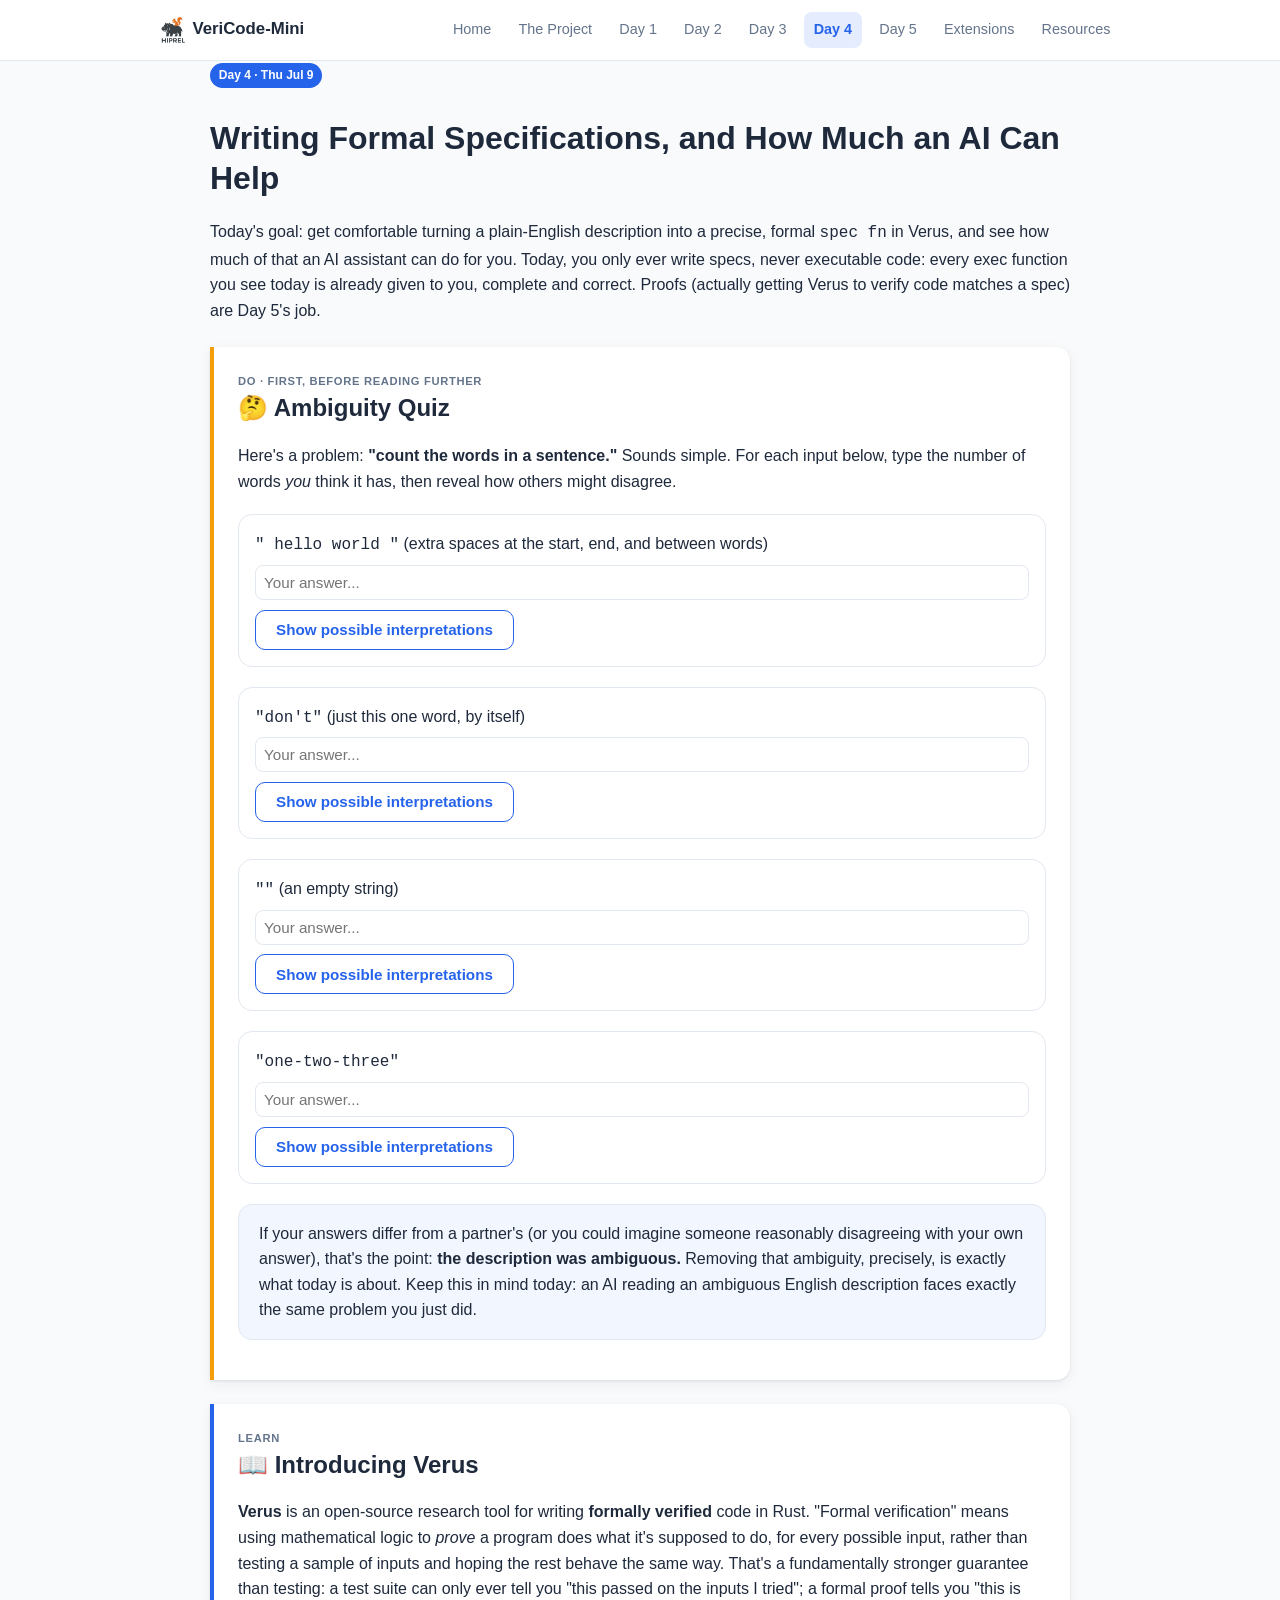
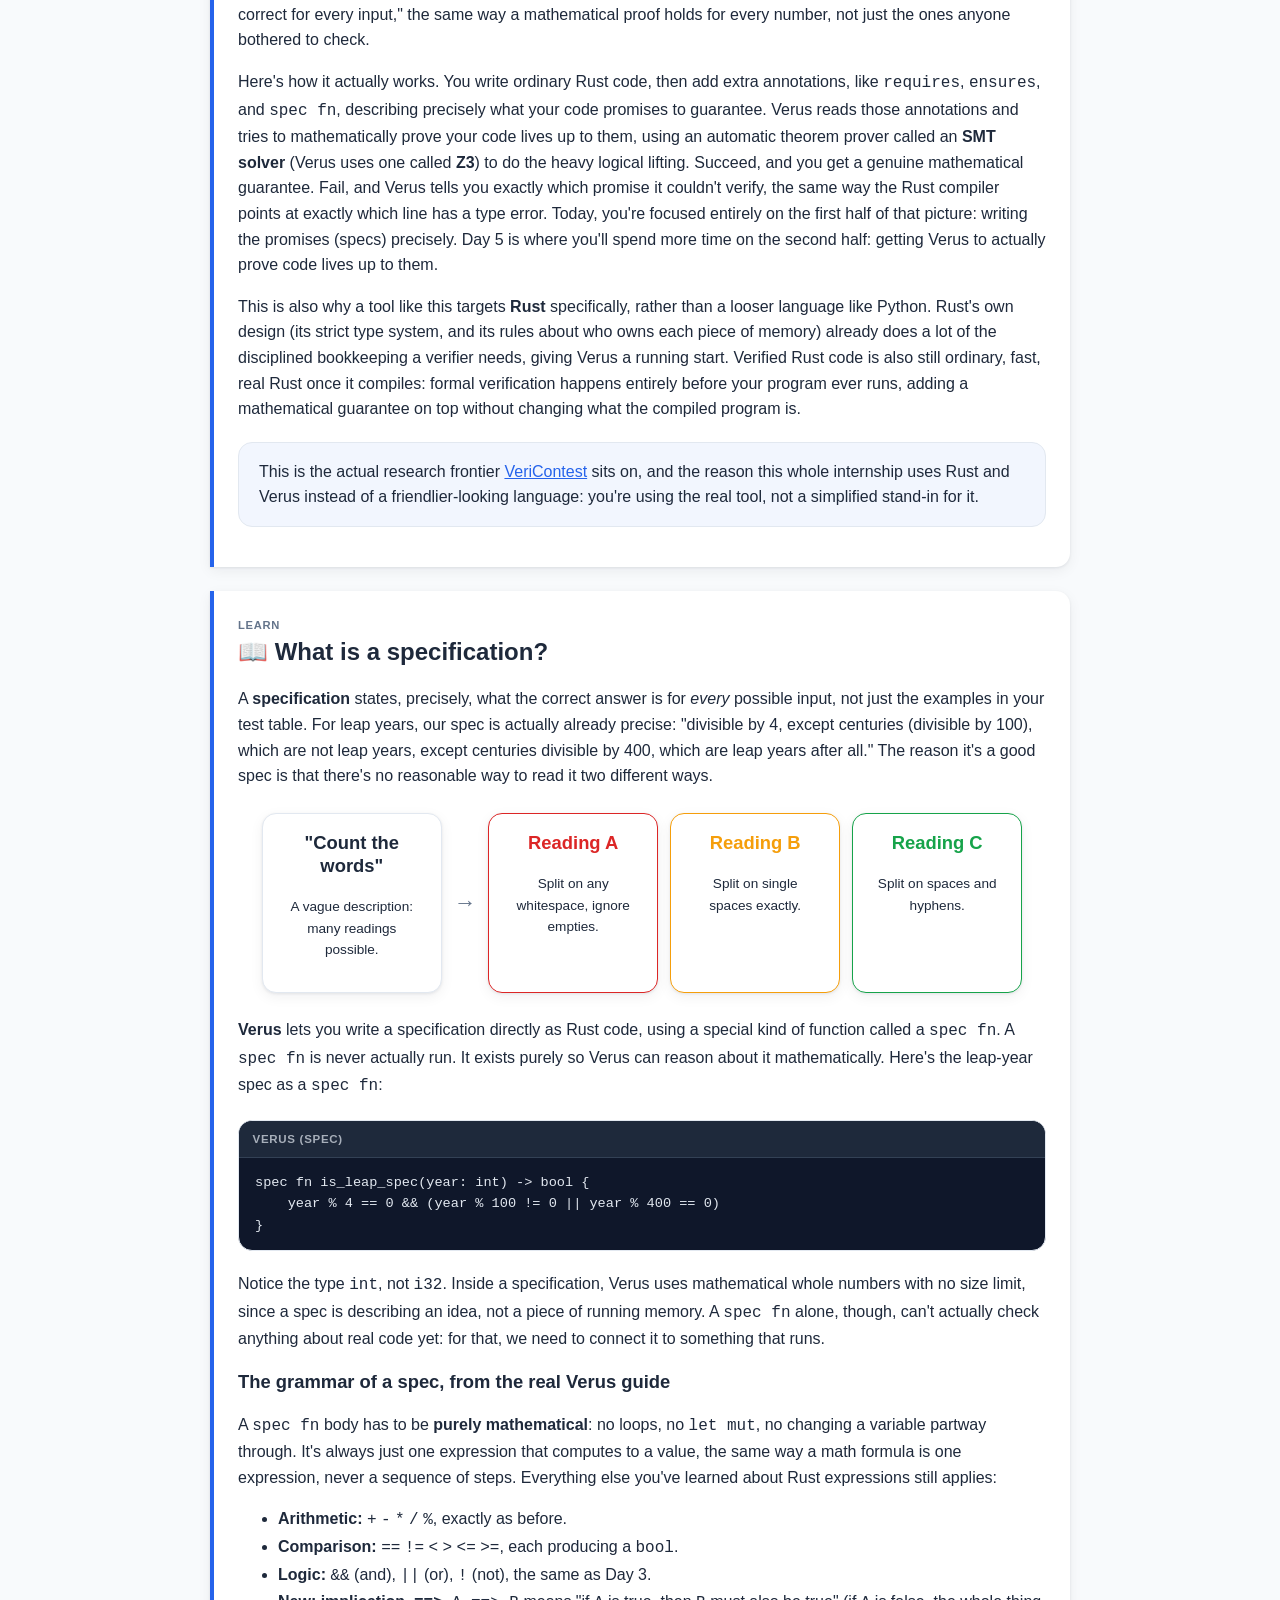
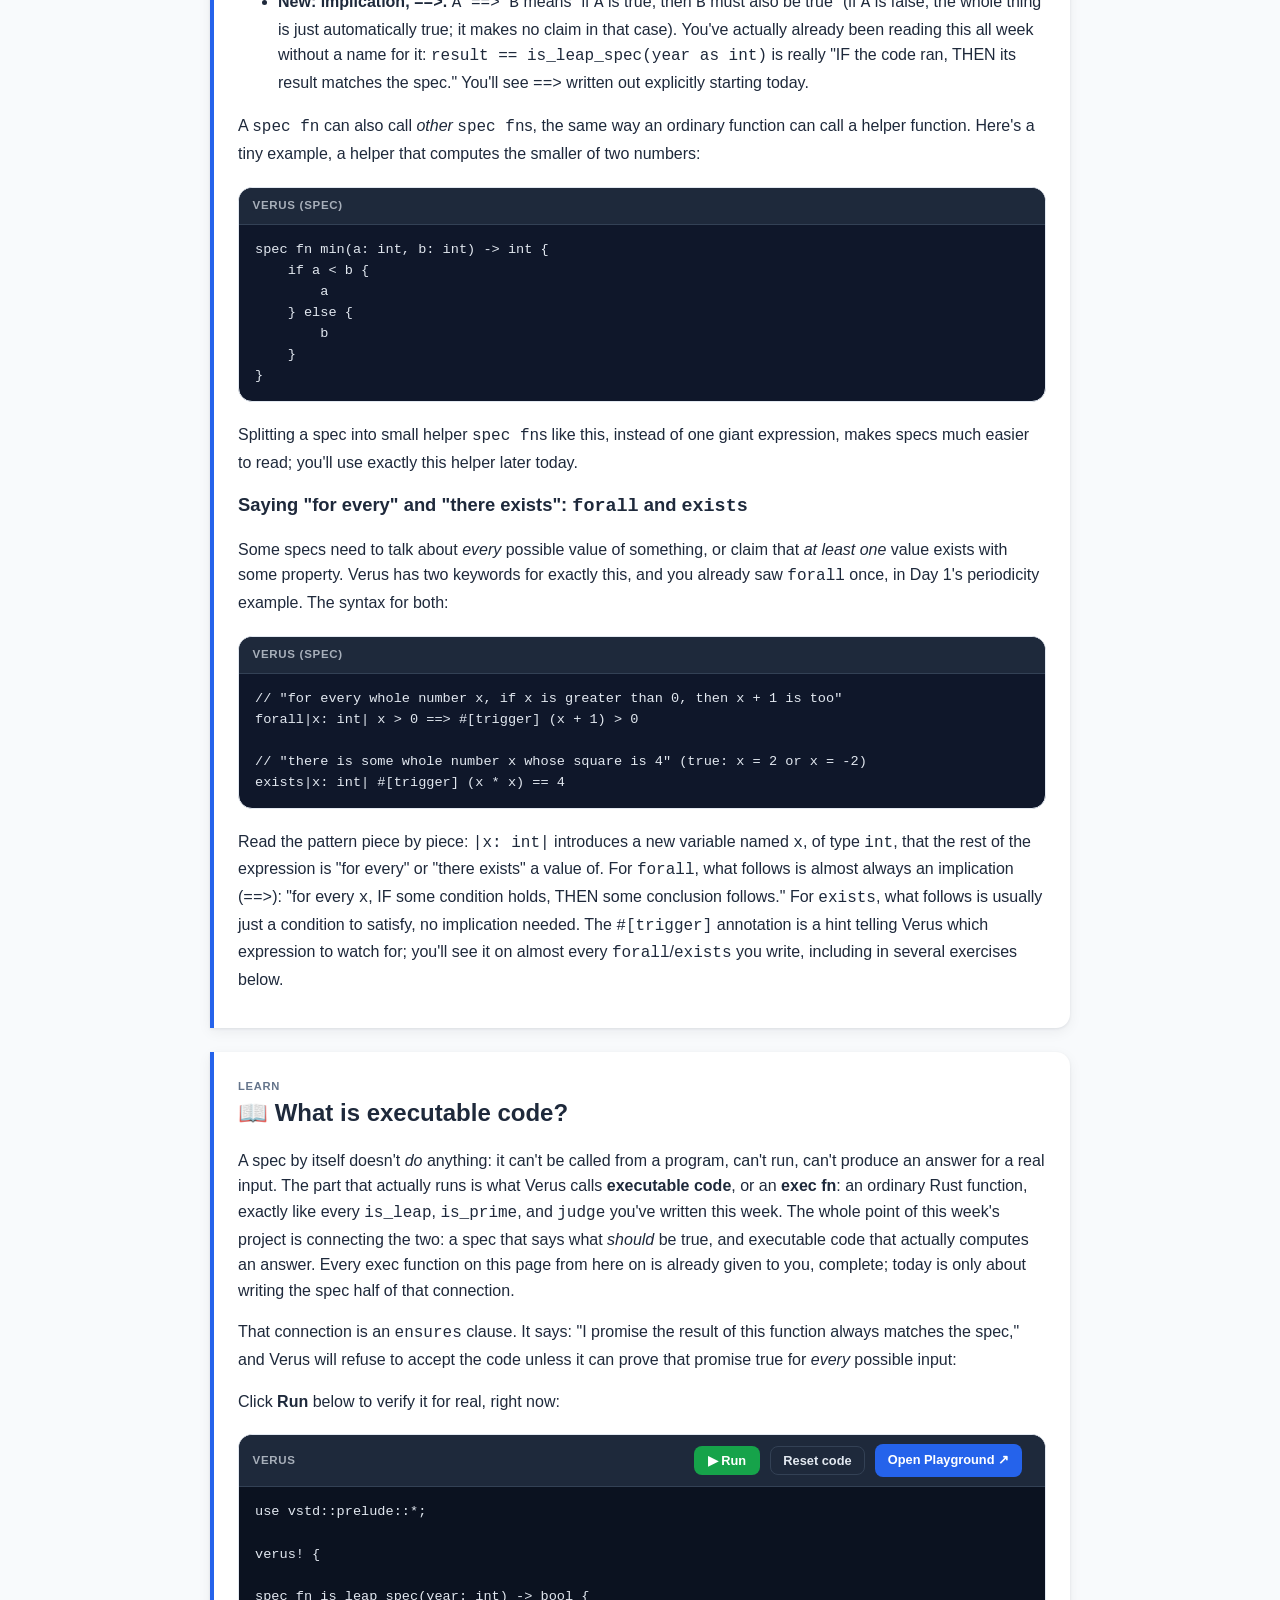
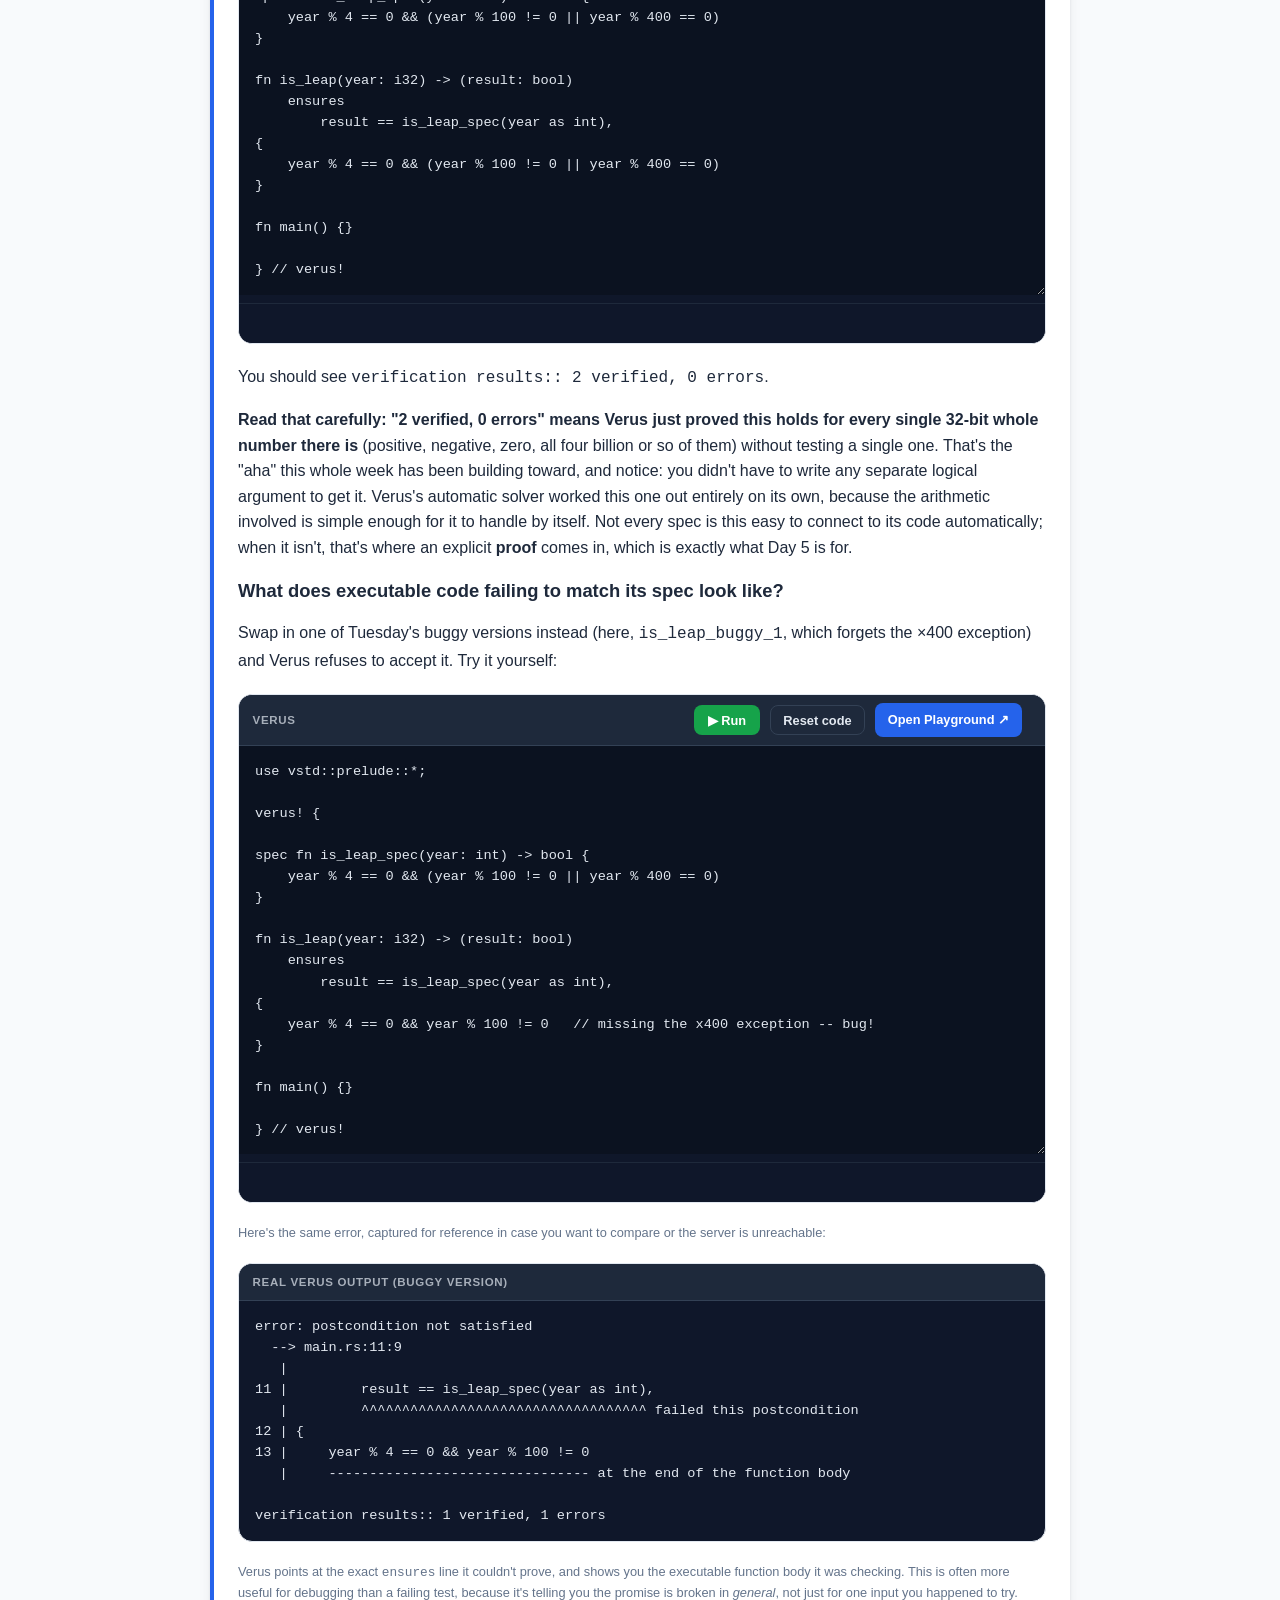
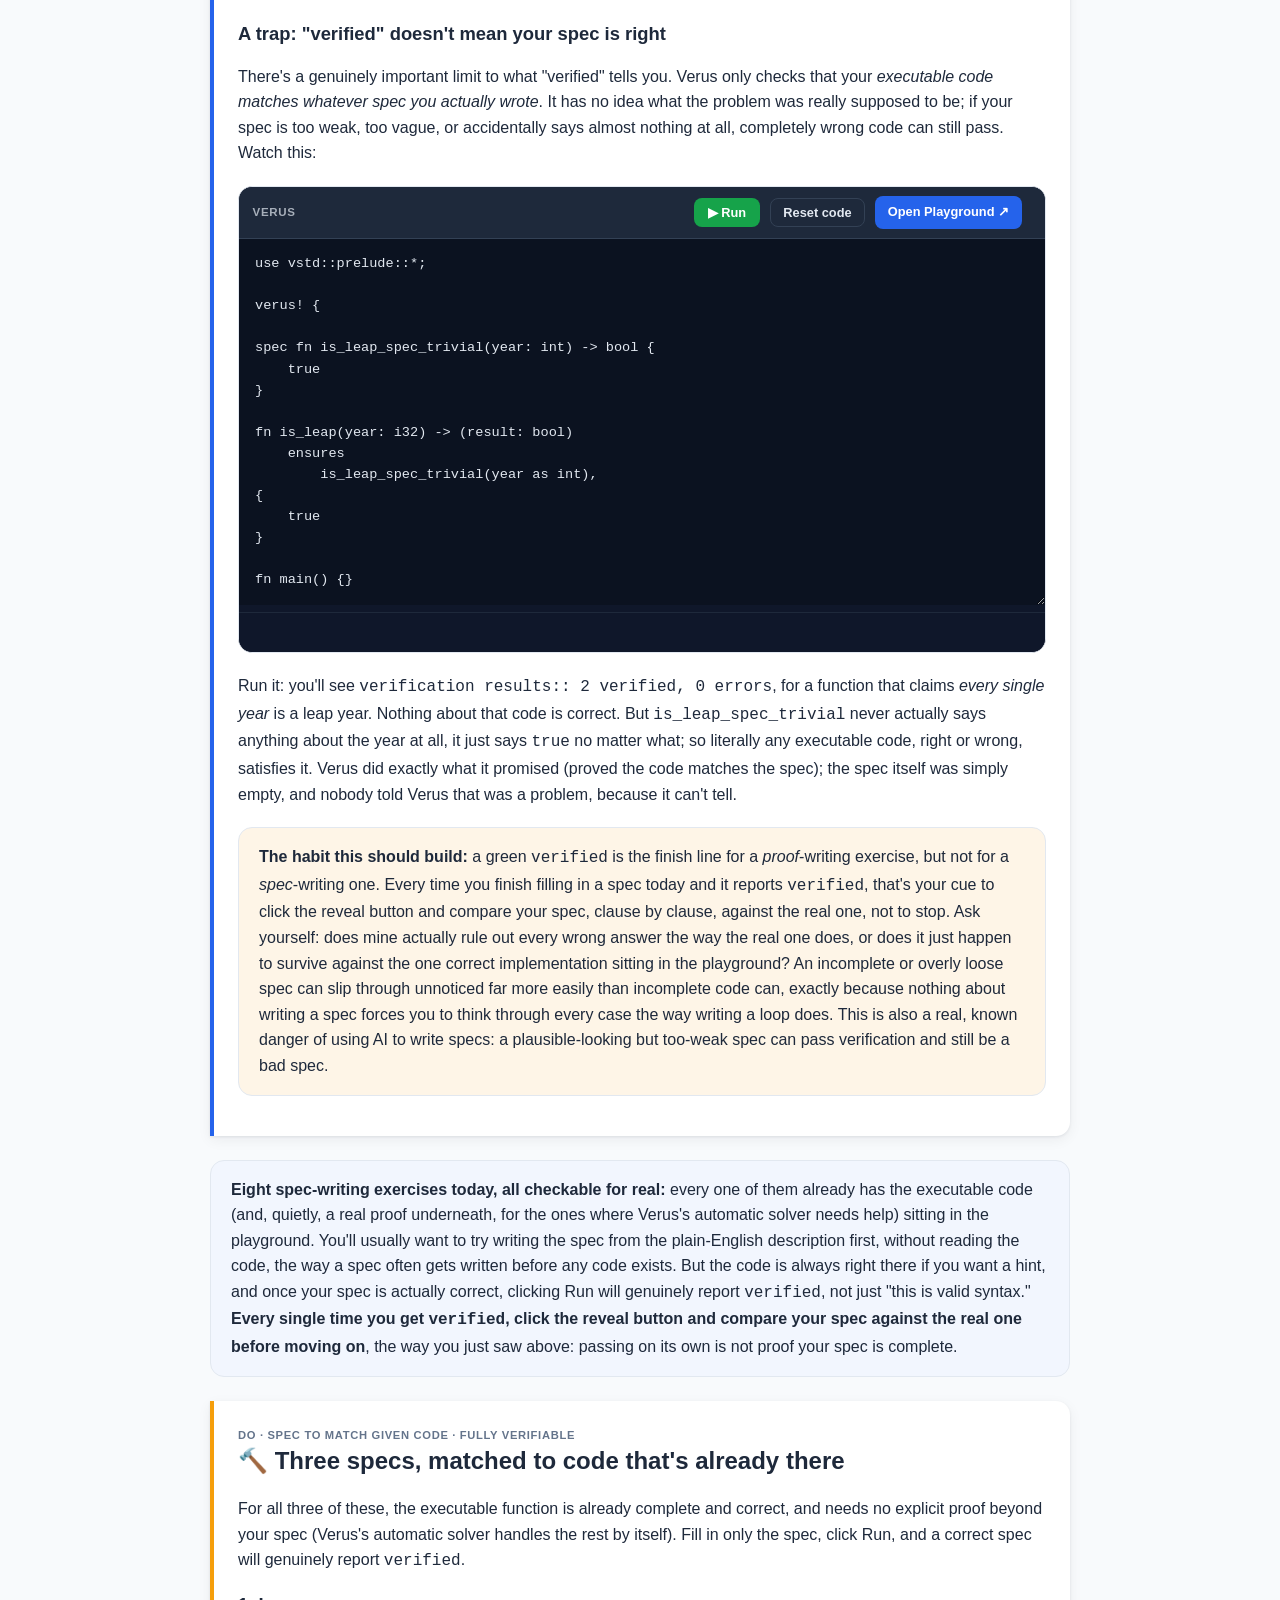
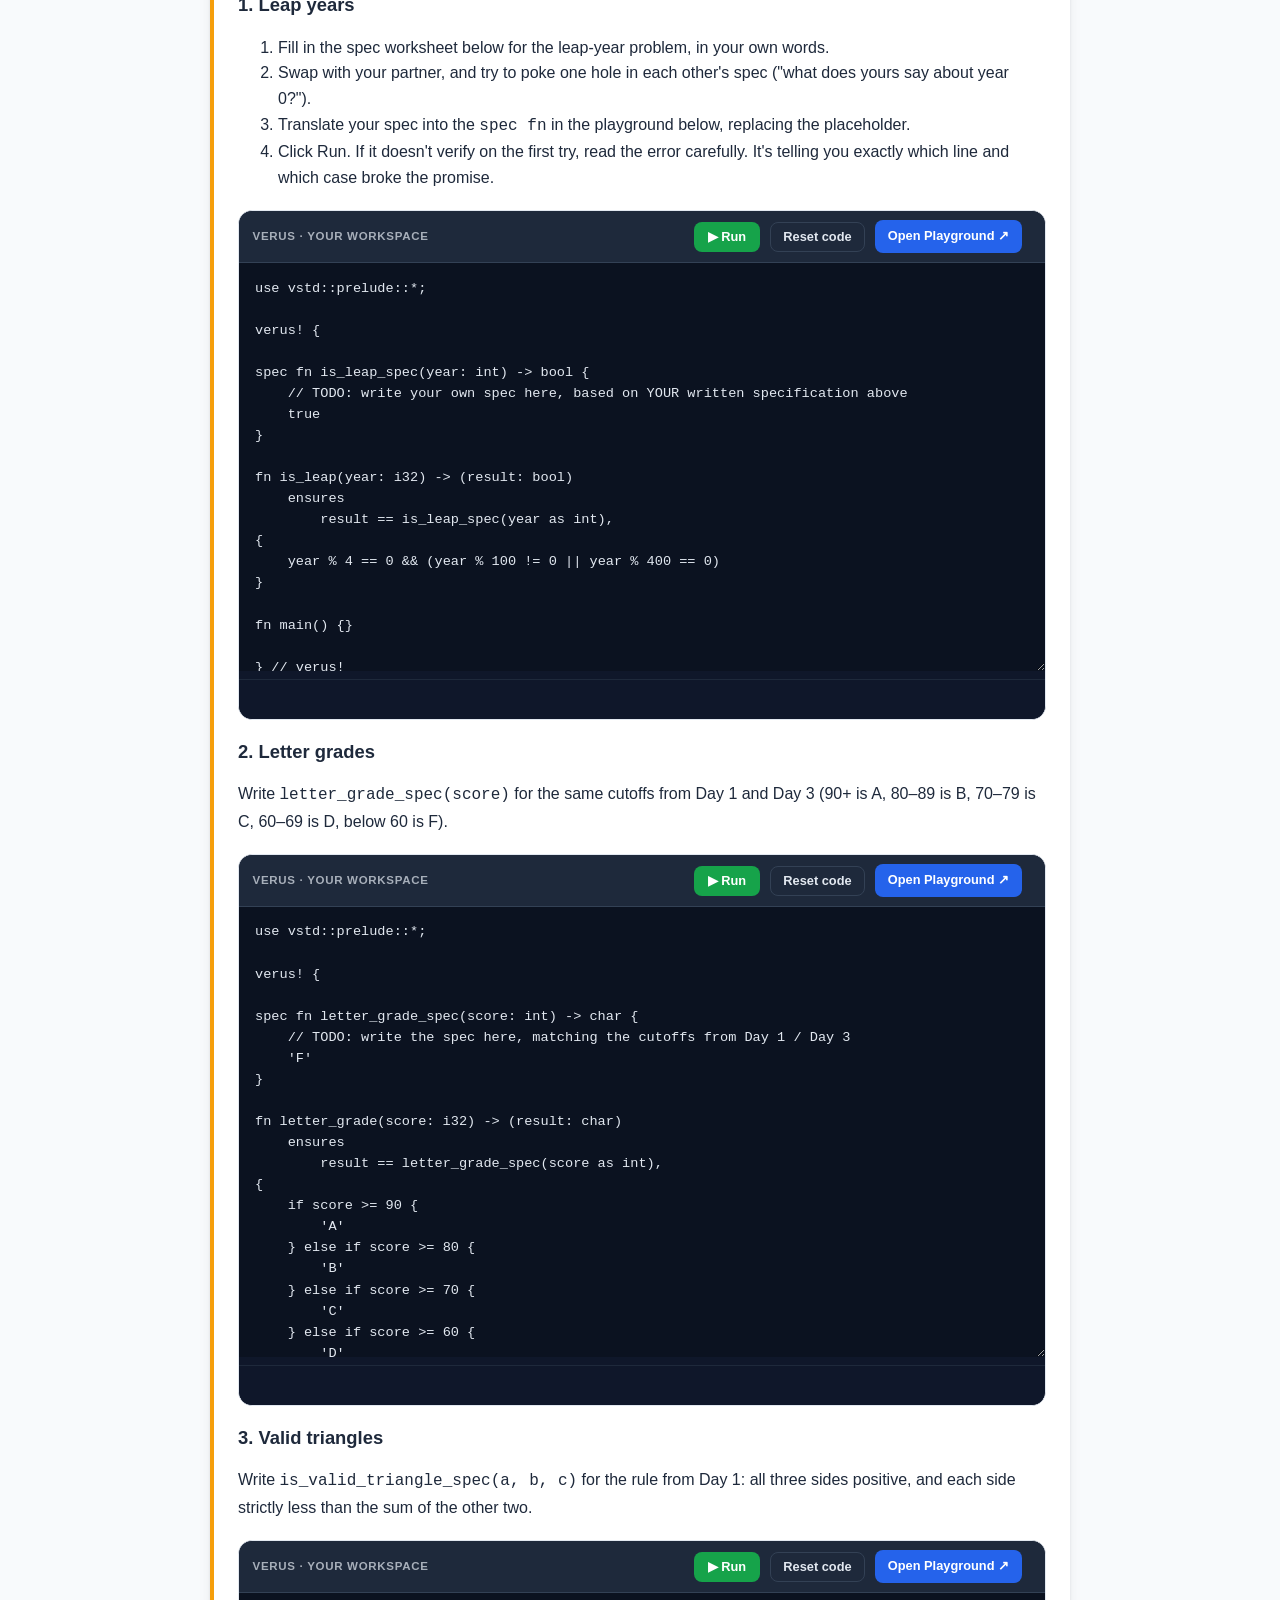
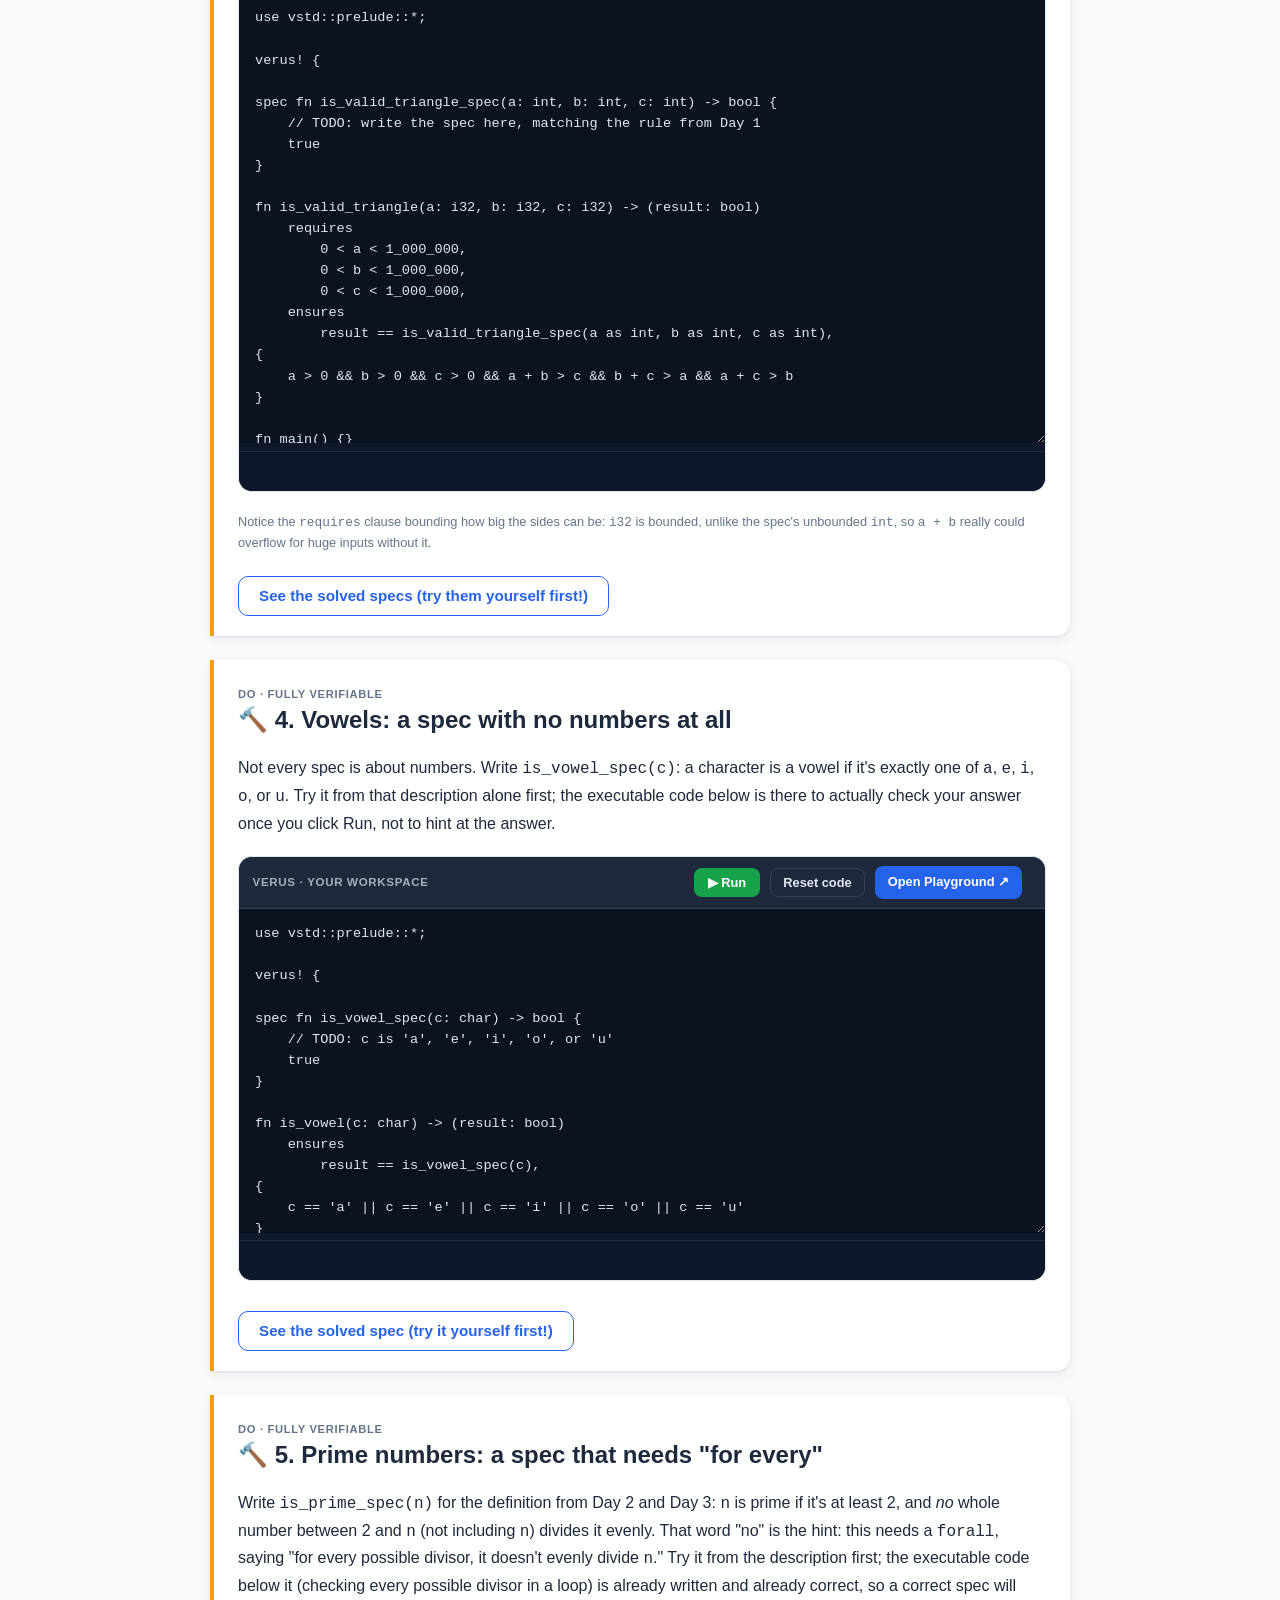
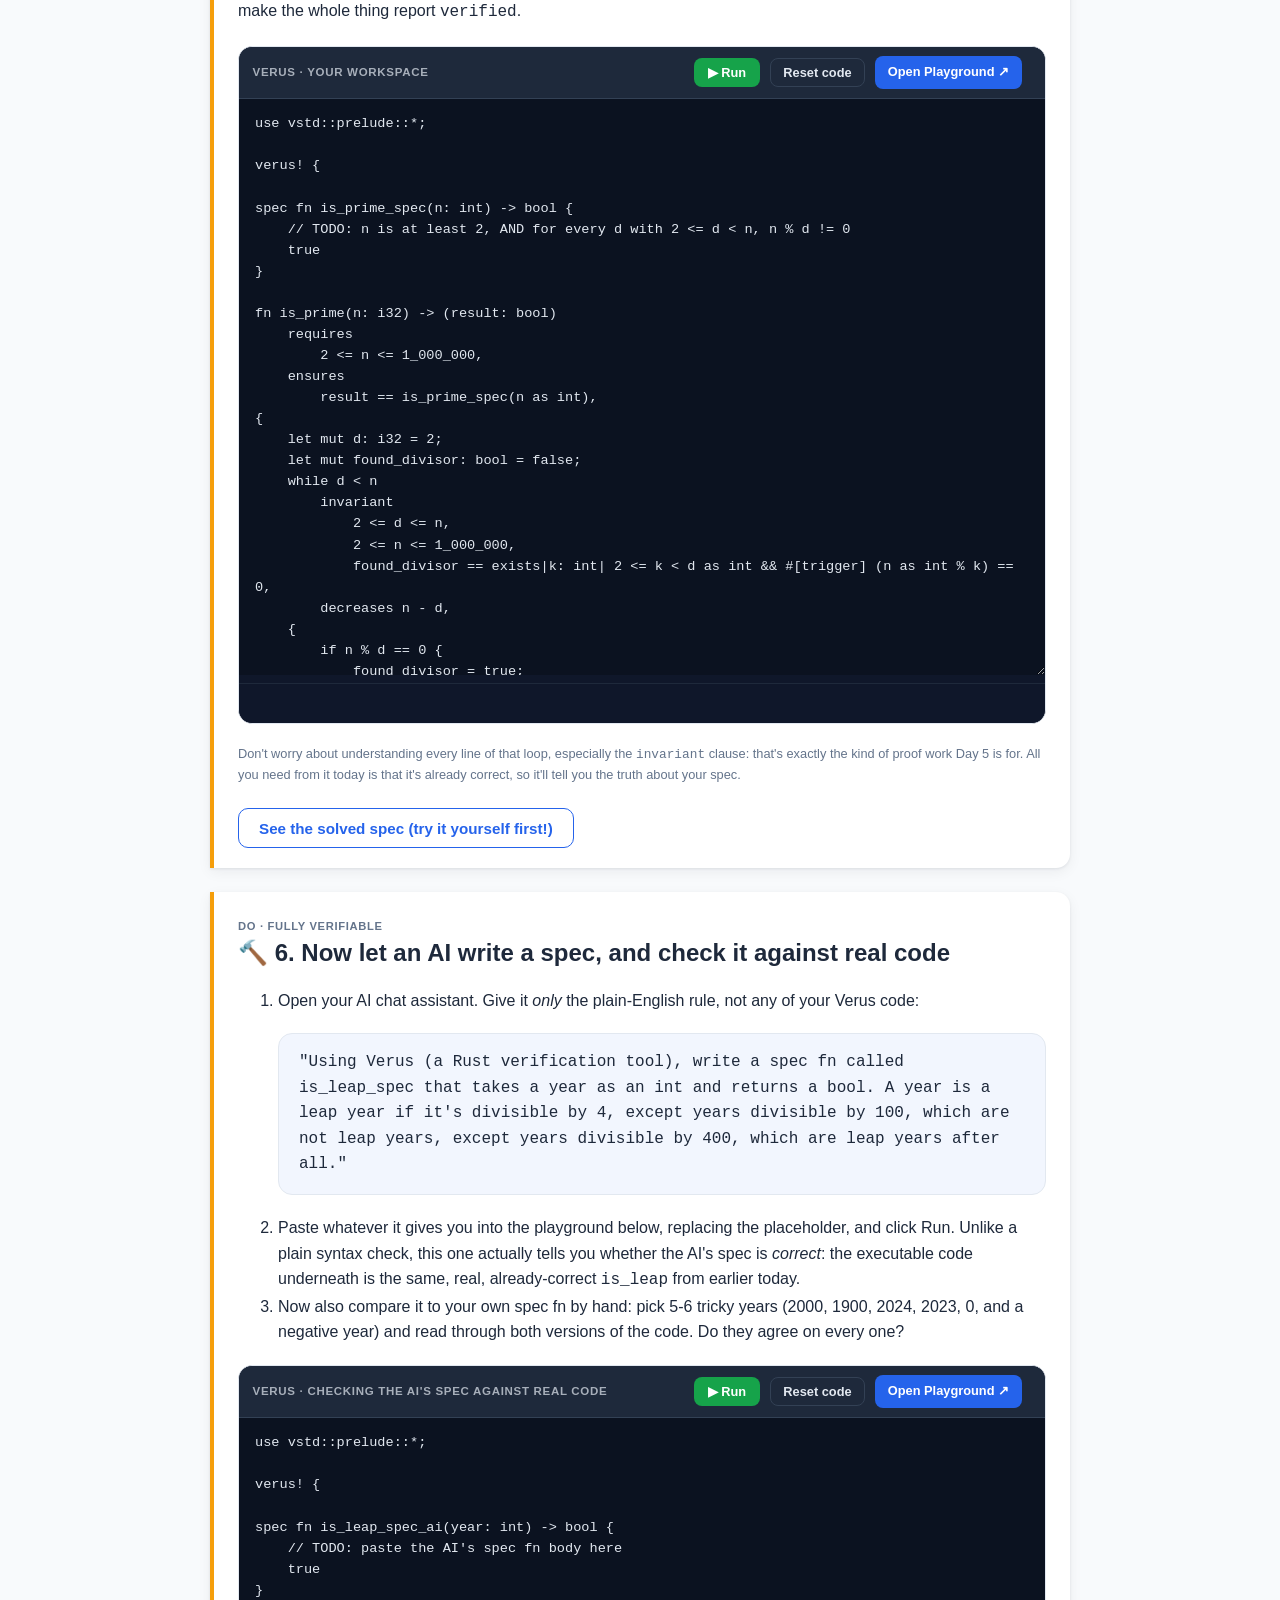
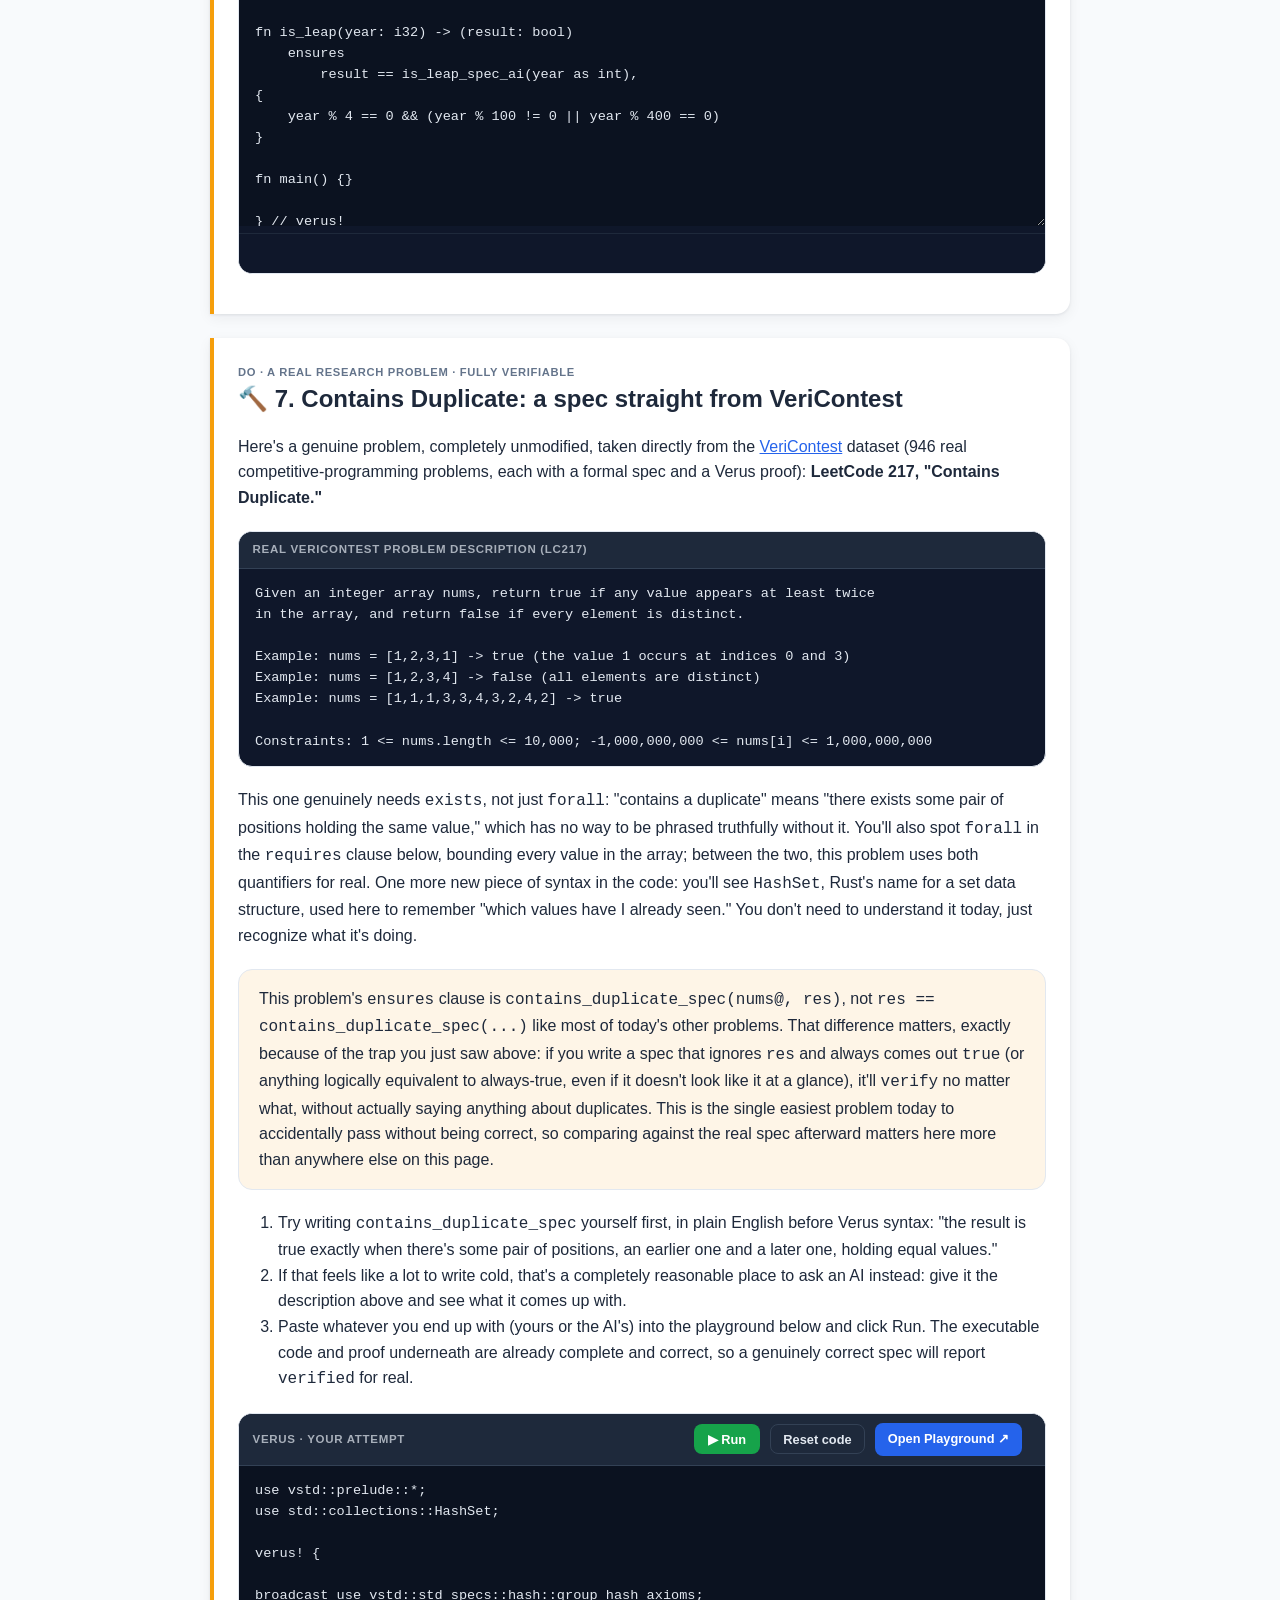
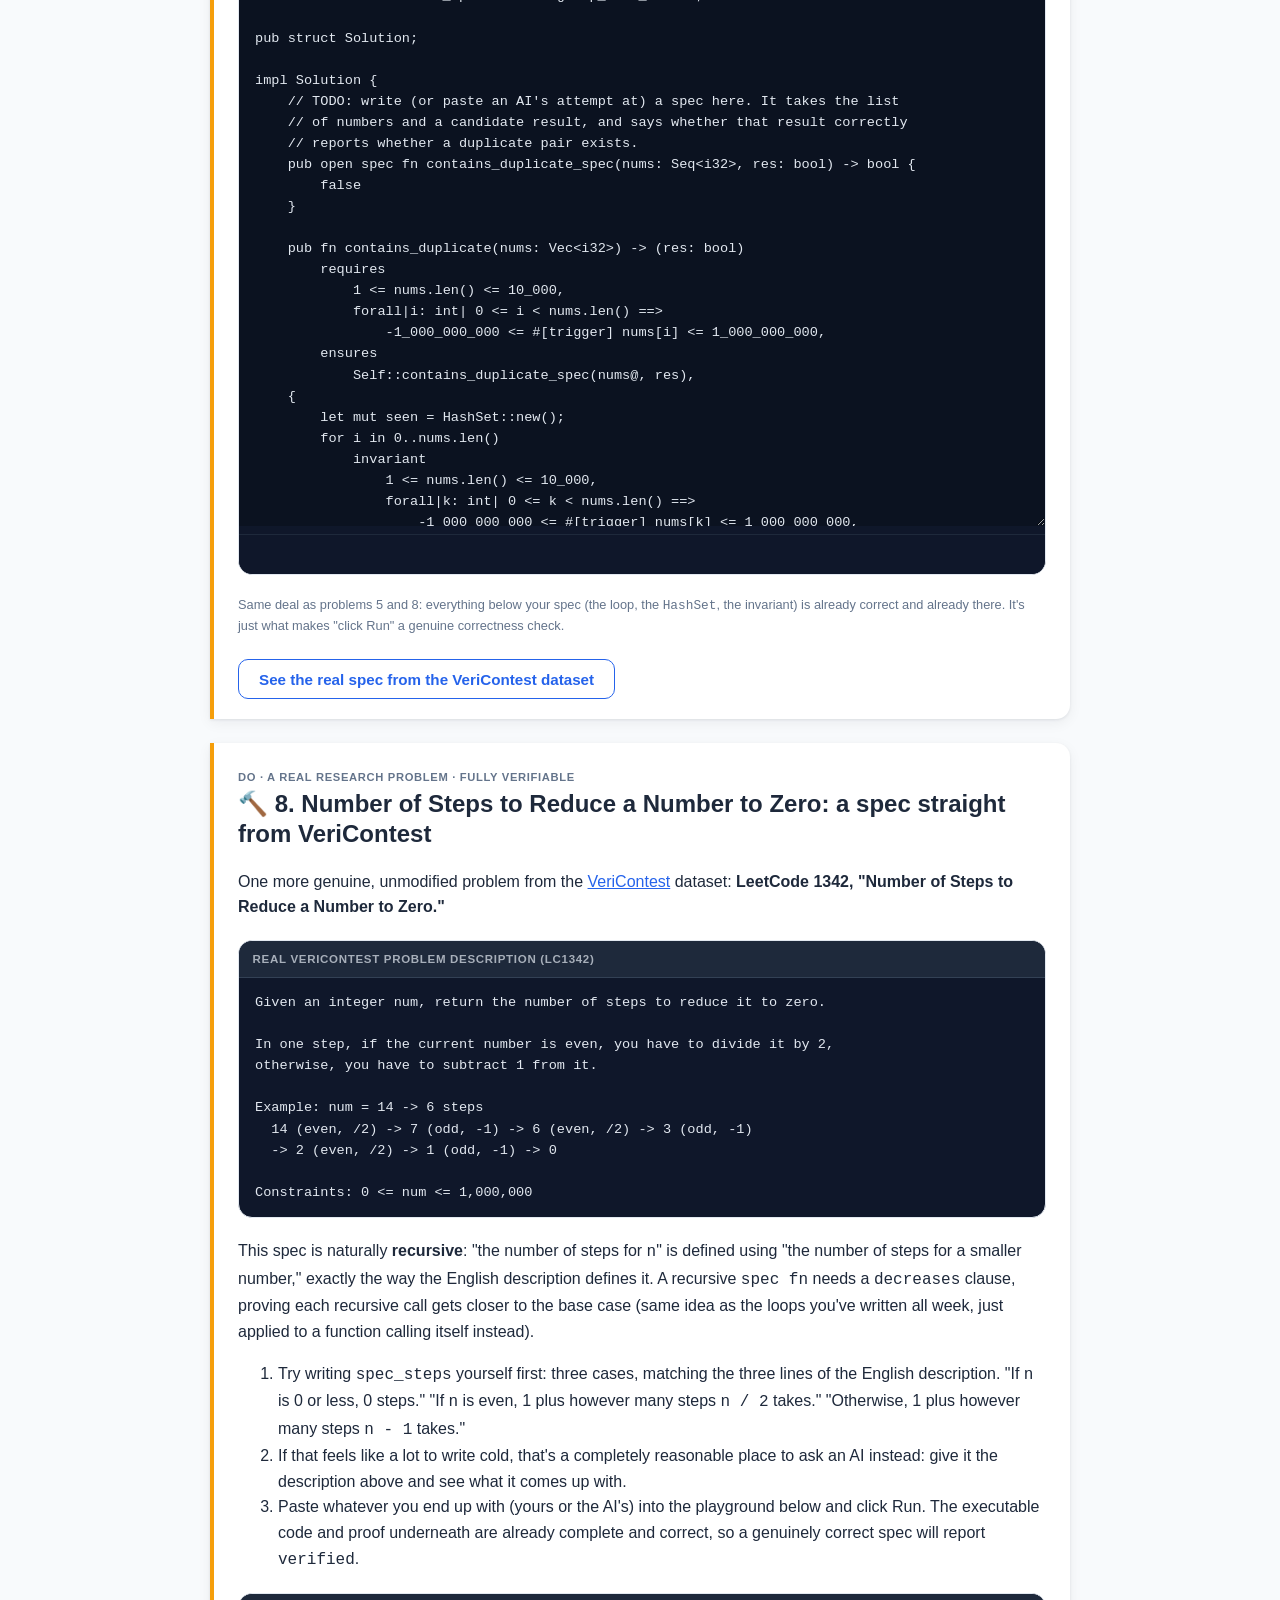
<file: day4.html>
<!doctype html>
<html lang="en">
<head>
<meta charset="utf-8">
<meta name="viewport" content="width=device-width, initial-scale=1">
<title>Day 4: Specifications &amp; AI &middot; VeriCode-Mini</title>
<link rel="icon" href="icon/image_nontrans.png">
<link rel="stylesheet" href="css/style.css">
</head>
<body>
<header class="site-header">
  <div class="site-header-inner">
    <a class="brand" href="index.html"><img src="icon/image.png" alt="Hiprel Group" class="brand-icon">VeriCode-Mini</a>
    <button class="nav-toggle" aria-label="Toggle menu">☰</button>
    <nav class="site-nav">
      <a href="index.html">Home</a>
      <a href="project.html">The Project</a>
      <a href="day1.html">Day 1</a>
      <a href="day2.html">Day 2</a>
      <a href="day3.html">Day 3</a>
      <a href="day4.html">Day 4</a>
      <a href="day5.html">Day 5</a>
      <a href="extensions.html">Extensions</a>
      <a href="resources.html">Resources</a>
    </nav>
  </div>
</header>

<div class="container">
  <span class="day-badge">Day 4 &middot; Thu Jul 9</span>
  <h1>Writing Formal Specifications, and How Much an AI Can Help</h1>
  <p class="lead">Today's goal: get comfortable turning a plain-English description into a precise, formal <code>spec fn</code> in Verus, and see how much of that an AI assistant can do for you. Today, you only ever write specs, never executable code: every exec function you see today is already given to you, complete and correct. Proofs (actually getting Verus to verify code matches a spec) are Day 5's job.</p>

  <div class="section-block do">
    <span class="section-tag">Do &middot; first, before reading further</span>
    <h2>🤔 Ambiguity Quiz</h2>
    <p>Here's a problem: <strong>"count the words in a sentence."</strong> Sounds simple. For each input below, type the number of words <em>you</em> think it has, then reveal how others might disagree.</p>

    <div class="quiz-item">
      <label><code>"  hello   world  "</code> (extra spaces at the start, end, and between words)</label>
      <input type="text" id="q1" placeholder="Your answer...">
      <button class="reveal-btn btn btn-outline" data-target="a1" type="button">Show possible interpretations</button>
      <div class="reveal-answer" id="a1">
        Most people say <strong>2</strong>. But if you split naively on single spaces, you might get several empty "words" from the doubled-up spaces. A precise spec has to say exactly how to handle extra whitespace.
      </div>
    </div>

    <div class="quiz-item">
      <label><code>"don't"</code> (just this one word, by itself)</label>
      <input type="text" id="q2" placeholder="Your answer...">
      <button class="reveal-btn btn btn-outline" data-target="a2" type="button">Show possible interpretations</button>
      <div class="reveal-answer" id="a2">
        Most people say <strong>1</strong>: it's one word with an apostrophe in it.
        But a program that splits text apart wherever there's punctuation would see two
        pieces, <code>don</code> and <code>t</code>, and might report <strong>2</strong>.
        The English description never said how to treat apostrophes.
      </div>
    </div>

    <div class="quiz-item">
      <label><code>""</code> (an empty string)</label>
      <input type="text" id="q3" placeholder="Your answer...">
      <button class="reveal-btn btn btn-outline" data-target="a3" type="button">Show possible interpretations</button>
      <div class="reveal-answer" id="a3">
        Is the answer 0? Or does a naive "split on spaces" approach report 1 (treating the empty string as a single empty "word")? This is exactly the kind of edge case a spec needs to pin down.
      </div>
    </div>

    <div class="quiz-item">
      <label><code>"one-two-three"</code></label>
      <input type="text" id="q4" placeholder="Your answer...">
      <button class="reveal-btn btn btn-outline" data-target="a4" type="button">Show possible interpretations</button>
      <div class="reveal-answer" id="a4">
        Is a hyphenated phrase 1 word or 3? Dictionaries disagree with each other on this in real life. There's no universally "correct" answer, only a chosen one.
      </div>
    </div>

    <div class="callout tip">
      If your answers differ from a partner's (or you could imagine someone reasonably
      disagreeing with your own answer), that's the point: <strong>the description was
      ambiguous.</strong> Removing that ambiguity, precisely, is exactly what today is
      about. Keep this in mind today: an AI reading an ambiguous English description
      faces exactly the same problem you just did.
    </div>
  </div>

  <div class="section-block learn">
    <span class="section-tag">Learn</span>
    <h2>📖 Introducing Verus</h2>
    <p>
      <strong>Verus</strong> is an open-source research tool for writing <strong>formally
      verified</strong> code in Rust. "Formal verification" means using mathematical
      logic to <em>prove</em> a program does what it's supposed to do, for every
      possible input, rather than testing a sample of inputs and hoping the rest
      behave the same way. That's a fundamentally stronger guarantee than testing: a
      test suite can only ever tell you "this passed on the inputs I tried"; a formal
      proof tells you "this is correct for every input," the same way a mathematical
      proof holds for every number, not just the ones anyone bothered to check.
    </p>
    <p>
      Here's how it actually works. You write ordinary Rust code, then add extra
      annotations, like <code>requires</code>, <code>ensures</code>, and
      <code>spec fn</code>, describing precisely what your code promises to
      guarantee. Verus reads those annotations and tries to mathematically prove your
      code lives up to them, using an automatic theorem prover called an
      <strong>SMT solver</strong> (Verus uses one called <strong>Z3</strong>) to do
      the heavy logical lifting. Succeed, and you get a genuine mathematical
      guarantee. Fail, and Verus tells you exactly which promise it couldn't verify,
      the same way the Rust compiler points at exactly which line has a type error.
      Today, you're focused entirely on the first half of that picture: writing the
      promises (specs) precisely. Day 5 is where you'll spend more time on the second
      half: getting Verus to actually prove code lives up to them.
    </p>
    <p>
      This is also why a tool like this targets <strong>Rust</strong> specifically,
      rather than a looser language like Python. Rust's own design (its strict type
      system, and its rules about who owns each piece of memory) already does a lot
      of the disciplined bookkeeping a verifier needs, giving Verus a running start.
      Verified Rust code is also still ordinary, fast, real Rust once it compiles:
      formal verification happens entirely before your program ever runs, adding a
      mathematical guarantee on top without changing what the compiled program is.
    </p>
    <div class="callout tip">
      This is the actual research frontier <a href="https://hiprel-group.github.io/VeriContest/" target="_blank" rel="noopener">VeriContest</a> sits on, and the reason this
      whole internship uses Rust and Verus instead of a friendlier-looking language:
      you're using the real tool, not a simplified stand-in for it.
    </div>
  </div>

  <div class="section-block learn">
    <span class="section-tag">Learn</span>
    <h2>📖 What is a specification?</h2>
    <p>
      A <strong>specification</strong> states, precisely, what the correct answer is for
      <em>every</em> possible input, not just the examples in your test table.
      For leap years, our spec is actually already precise: "divisible by 4, except
      centuries (divisible by 100), which are not leap years, except centuries divisible
      by 400, which are leap years after all." The reason it's a good spec is that
      there's no reasonable way to read it two different ways.
    </p>

    <div class="diagram">
      <div style="display:flex;gap:0.75rem;justify-content:center;flex-wrap:wrap;align-items:stretch;">
        <div class="card reveal" style="max-width:180px;transition-delay:0s;"><h3>"Count the words"</h3><p style="font-size:0.85rem;">A vague description: many readings possible.</p></div>
        <div class="reveal" style="align-self:center;font-size:1.4rem;color:var(--text-muted);transition-delay:0.1s;">&rarr;</div>
        <div class="card reveal" style="max-width:170px;transition-delay:0.2s;border-color:var(--danger);"><h3 style="color:var(--danger);">Reading A</h3><p style="font-size:0.85rem;">Split on any whitespace, ignore empties.</p></div>
        <div class="card reveal" style="max-width:170px;transition-delay:0.3s;border-color:var(--accent);"><h3 style="color:var(--accent);">Reading B</h3><p style="font-size:0.85rem;">Split on single spaces exactly.</p></div>
        <div class="card reveal" style="max-width:170px;transition-delay:0.4s;border-color:var(--success);"><h3 style="color:var(--success);">Reading C</h3><p style="font-size:0.85rem;">Split on spaces and hyphens.</p></div>
      </div>
    </div>

    <p>
      <strong>Verus</strong> lets you write a specification directly as Rust code, using
      a special kind of function called a <code>spec fn</code>. A <code>spec fn</code>
      is never actually run. It exists purely so Verus can reason about it
      mathematically. Here's the leap-year spec as a <code>spec fn</code>:
    </p>
    <div class="code-block">
      <script type="text/plain" class="code-source">
spec fn is_leap_spec(year: int) -> bool {
    year % 4 == 0 && (year % 100 != 0 || year % 400 == 0)
}
      </script>
      <div class="code-toolbar">
        <span class="code-lang">Verus (spec)</span>
      </div>
      <pre class="code-content"></pre>
    </div>
    <p>
      Notice the type <code>int</code>, not <code>i32</code>. Inside a
      specification, Verus uses mathematical whole numbers with no size limit, since a
      spec is describing an idea, not a piece of running memory. A <code>spec fn</code>
      alone, though, can't actually check anything about real code yet: for that, we
      need to connect it to something that runs.
    </p>

    <h3>The grammar of a spec, from the real Verus guide</h3>
    <p>
      A <code>spec fn</code> body has to be <strong>purely mathematical</strong>: no
      loops, no <code>let mut</code>, no changing a variable partway through. It's
      always just one expression that computes to a value, the same way a math
      formula is one expression, never a sequence of steps. Everything else you've
      learned about Rust expressions still applies:
    </p>
    <ul>
      <li><strong>Arithmetic:</strong> <code>+</code> <code>-</code> <code>*</code> <code>/</code> <code>%</code>, exactly as before.</li>
      <li><strong>Comparison:</strong> <code>==</code> <code>!=</code> <code>&lt;</code> <code>&gt;</code> <code>&lt;=</code> <code>&gt;=</code>, each producing a <code>bool</code>.</li>
      <li><strong>Logic:</strong> <code>&amp;&amp;</code> (and), <code>||</code> (or), <code>!</code> (not), the same as Day 3.</li>
      <li><strong>New: implication, <code>==&gt;</code>.</strong> <code>A ==> B</code> means "if <code>A</code> is true, then <code>B</code> must also be true" (if <code>A</code> is false, the whole thing is just automatically true; it makes no claim in that case). You've actually already been reading this all week without a name for it: <code>result == is_leap_spec(year as int)</code> is really "IF the code ran, THEN its result matches the spec." You'll see <code>==&gt;</code> written out explicitly starting today.</li>
    </ul>
    <p>
      A <code>spec fn</code> can also call <em>other</em> <code>spec fn</code>s, the
      same way an ordinary function can call a helper function. Here's a tiny
      example, a helper that computes the smaller of two numbers:
    </p>
    <div class="code-block">
      <script type="text/plain" class="code-source">
spec fn min(a: int, b: int) -> int {
    if a < b {
        a
    } else {
        b
    }
}
      </script>
      <div class="code-toolbar">
        <span class="code-lang">Verus (spec)</span>
      </div>
      <pre class="code-content"></pre>
    </div>
    <p>
      Splitting a spec into small helper <code>spec fn</code>s like this, instead of
      one giant expression, makes specs much easier to read; you'll use exactly this
      helper later today.
    </p>

    <h3>Saying "for every" and "there exists": <code>forall</code> and <code>exists</code></h3>
    <p>
      Some specs need to talk about <em>every</em> possible value of something, or
      claim that <em>at least one</em> value exists with some property. Verus has two
      keywords for exactly this, and you already saw <code>forall</code> once, in Day
      1's periodicity example. The syntax for both:
    </p>
    <div class="code-block">
      <script type="text/plain" class="code-source">
// "for every whole number x, if x is greater than 0, then x + 1 is too"
forall|x: int| x > 0 ==> #[trigger] (x + 1) > 0

// "there is some whole number x whose square is 4" (true: x = 2 or x = -2)
exists|x: int| #[trigger] (x * x) == 4
      </script>
      <div class="code-toolbar">
        <span class="code-lang">Verus (spec)</span>
      </div>
      <pre class="code-content"></pre>
    </div>
    <p>
      Read the pattern piece by piece: <code>|x: int|</code> introduces a new
      variable named <code>x</code>, of type <code>int</code>, that the rest of the
      expression is "for every" or "there exists" a value of. For <code>forall</code>,
      what follows is almost always an implication (<code>==></code>): "for every
      <code>x</code>, IF some condition holds, THEN some conclusion follows." For
      <code>exists</code>, what follows is usually just a condition to satisfy, no
      implication needed. The <code>#[trigger]</code> annotation is a hint telling
      Verus which expression to watch for; you'll see it on almost every
      <code>forall</code>/<code>exists</code> you write, including in several
      exercises below.
    </p>
  </div>

  <div class="section-block learn">
    <span class="section-tag">Learn</span>
    <h2>📖 What is executable code?</h2>
    <p>
      A spec by itself doesn't <em>do</em> anything: it can't be called from a
      program, can't run, can't produce an answer for a real input. The part that
      actually runs is what Verus calls <strong>executable code</strong>, or an
      <strong>exec fn</strong>: an ordinary Rust function, exactly like every
      <code>is_leap</code>, <code>is_prime</code>, and <code>judge</code> you've
      written this week. The whole point of this week's project is connecting the
      two: a spec that says what <em>should</em> be true, and executable code that
      actually computes an answer. Every exec function on this page from here on is
      already given to you, complete; today is only about writing the spec half of
      that connection.
    </p>
    <p>
      That connection is an <code>ensures</code> clause. It says: "I promise the
      result of this function always matches the spec," and Verus will refuse to
      accept the code unless it can prove that promise true for <em>every</em>
      possible input:
    </p>
    <p>Click <strong>Run</strong> below to verify it for real, right now:</p>
    <div class="playground" data-tool="verus">
      <script type="text/plain" class="code-source">
use vstd::prelude::*;

verus! {

spec fn is_leap_spec(year: int) -> bool {
    year % 4 == 0 && (year % 100 != 0 || year % 400 == 0)
}

fn is_leap(year: i32) -> (result: bool)
    ensures
        result == is_leap_spec(year as int),
{
    year % 4 == 0 && (year % 100 != 0 || year % 400 == 0)
}

fn main() {}

} // verus!
      </script>
      <div class="code-toolbar">
        <span class="code-lang">Verus</span>
        <button class="pg-run" type="button">&#9654; Run</button>
        <button class="pg-reset" type="button">Reset code</button>
        <a class="open-playground-link" href="https://play.verus-lang.org/" target="_blank" rel="noopener">Open Playground ↗</a>
        <span class="pg-status"></span>
      </div>
      <textarea class="pg-editor" spellcheck="false" rows="18"></textarea>
      <pre class="pg-output"></pre>
    </div>
    <p>You should see <code>verification results:: 2 verified, 0 errors</code>.</p>
    <p>
      <strong>Read that carefully: "2 verified, 0 errors" means Verus just proved this
      holds for every single 32-bit whole number there is</strong> (positive,
      negative, zero, all four billion or so of them) without testing a single
      one. That's the "aha" this whole week has been building toward, and notice: you
      didn't have to write any separate logical argument to get it. Verus's automatic
      solver worked this one out entirely on its own, because the arithmetic involved
      is simple enough for it to handle by itself. Not every spec is this easy to
      connect to its code automatically; when it isn't, that's where an explicit
      <strong>proof</strong> comes in, which is exactly what Day 5 is for.
    </p>

    <h3>What does executable code failing to match its spec look like?</h3>
    <p>Swap in one of Tuesday's buggy versions instead (here, <code>is_leap_buggy_1</code>, which forgets the ×400 exception) and Verus refuses to accept it. Try it yourself:</p>
    <div class="playground" data-tool="verus">
      <script type="text/plain" class="code-source">
use vstd::prelude::*;

verus! {

spec fn is_leap_spec(year: int) -> bool {
    year % 4 == 0 && (year % 100 != 0 || year % 400 == 0)
}

fn is_leap(year: i32) -> (result: bool)
    ensures
        result == is_leap_spec(year as int),
{
    year % 4 == 0 && year % 100 != 0   // missing the x400 exception -- bug!
}

fn main() {}

} // verus!
      </script>
      <div class="code-toolbar">
        <span class="code-lang">Verus</span>
        <button class="pg-run" type="button">&#9654; Run</button>
        <button class="pg-reset" type="button">Reset code</button>
        <a class="open-playground-link" href="https://play.verus-lang.org/" target="_blank" rel="noopener">Open Playground ↗</a>
        <span class="pg-status"></span>
      </div>
      <textarea class="pg-editor" spellcheck="false" rows="18"></textarea>
      <pre class="pg-output"></pre>
    </div>
    <p class="worksheet-note">Here's the same error, captured for reference in case you want to compare or the server is unreachable:</p>
    <div class="code-block">
      <script type="text/plain" class="code-source">
error: postcondition not satisfied
  --> main.rs:11:9
   |
11 |         result == is_leap_spec(year as int),
   |         ^^^^^^^^^^^^^^^^^^^^^^^^^^^^^^^^^^^ failed this postcondition
12 | {
13 |     year % 4 == 0 && year % 100 != 0
   |     -------------------------------- at the end of the function body

verification results:: 1 verified, 1 errors
      </script>
      <div class="code-toolbar">
        <span class="code-lang">Real Verus output (buggy version)</span>
      </div>
      <pre class="code-content"></pre>
    </div>
    <p class="worksheet-note">
      Verus points at the exact <code>ensures</code> line it couldn't prove, and shows
      you the executable function body it was checking. This is often more useful for
      debugging than a failing test, because it's telling you the promise is broken in
      <em>general</em>, not just for one input you happened to try.
    </p>

    <h3>A trap: "verified" doesn't mean your spec is right</h3>
    <p>
      There's a genuinely important limit to what "verified" tells you. Verus only
      checks that your <em>executable code matches whatever spec you actually
      wrote</em>. It has no idea what the problem was really supposed to be; if your
      spec is too weak, too vague, or accidentally says almost nothing at all,
      completely wrong code can still pass. Watch this:
    </p>
    <div class="playground" data-tool="verus">
      <script type="text/plain" class="code-source">
use vstd::prelude::*;

verus! {

spec fn is_leap_spec_trivial(year: int) -> bool {
    true
}

fn is_leap(year: i32) -> (result: bool)
    ensures
        is_leap_spec_trivial(year as int),
{
    true
}

fn main() {}

} // verus!
      </script>
      <div class="code-toolbar">
        <span class="code-lang">Verus</span>
        <button class="pg-run" type="button">&#9654; Run</button>
        <button class="pg-reset" type="button">Reset code</button>
        <a class="open-playground-link" href="https://play.verus-lang.org/" target="_blank" rel="noopener">Open Playground ↗</a>
        <span class="pg-status"></span>
      </div>
      <textarea class="pg-editor" spellcheck="false" rows="16"></textarea>
      <pre class="pg-output"></pre>
    </div>
    <p>
      Run it: you'll see <code>verification results:: 2 verified, 0 errors</code>,
      for a function that claims <em>every single year</em> is a leap year. Nothing
      about that code is correct. But <code>is_leap_spec_trivial</code> never
      actually says anything about the year at all, it just says <code>true</code>
      no matter what; so literally any executable code, right or wrong, satisfies
      it. Verus did exactly what it promised (proved the code matches the spec);
      the spec itself was simply empty, and nobody told Verus that was a problem,
      because it can't tell.
    </p>
    <div class="callout warn">
      <strong>The habit this should build:</strong> a green <code>verified</code>
      is the finish line for a <em>proof</em>-writing exercise, but not for a
      <em>spec</em>-writing one. Every time you finish filling in a spec today and
      it reports <code>verified</code>, that's your cue to click the reveal button
      and compare your spec, clause by clause, against the real one, not to stop.
      Ask yourself: does mine actually rule out every wrong answer the way the
      real one does, or does it just happen to survive against the one correct
      implementation sitting in the playground? An incomplete or overly loose spec
      can slip through unnoticed far more easily than incomplete code can, exactly
      because nothing about writing a spec forces you to think through every case
      the way writing a loop does. This is also a real, known danger of using AI
      to write specs: a plausible-looking but too-weak spec can pass verification
      and still be a bad spec.
    </div>
  </div>

  <div class="callout tip">
    <strong>Eight spec-writing exercises today, all checkable for real:</strong> every
    one of them already has the executable code (and, quietly, a real proof
    underneath, for the ones where Verus's automatic solver needs help) sitting in
    the playground. You'll usually want to try writing the spec from the plain-English
    description first, without reading the code, the way a spec often gets written
    before any code exists. But the code is always right there if you want a hint,
    and once your spec is actually correct, clicking Run will genuinely report
    <code>verified</code>, not just "this is valid syntax." <strong>Every single
    time you get <code>verified</code>, click the reveal button and compare your
    spec against the real one before moving on</strong>, the way you just saw above:
    passing on its own is not proof your spec is complete.
  </div>

  <div class="section-block do">
    <span class="section-tag">Do &middot; spec to match given code &middot; fully verifiable</span>
    <h2>🔨 Three specs, matched to code that's already there</h2>
    <p>
      For all three of these, the executable function is already complete and
      correct, and needs no explicit proof beyond your spec (Verus's automatic
      solver handles the rest by itself). Fill in only the spec, click Run, and a
      correct spec will genuinely report <code>verified</code>.
    </p>

    <h3>1. Leap years</h3>
    <ol>
      <li>Fill in the spec worksheet below for the leap-year problem, in your own words.</li>
      <li>Swap with your partner, and try to poke one hole in each other's spec ("what does yours say about year 0?").</li>
      <li>Translate your spec into the <code>spec fn</code> in the playground below, replacing the placeholder.</li>
      <li>Click Run. If it doesn't verify on the first try, read the error carefully. It's telling you exactly which line and which case broke the promise.</li>
    </ol>
    <div class="playground" data-tool="verus">
      <script type="text/plain" class="code-source">
use vstd::prelude::*;

verus! {

spec fn is_leap_spec(year: int) -> bool {
    // TODO: write your own spec here, based on YOUR written specification above
    true
}

fn is_leap(year: i32) -> (result: bool)
    ensures
        result == is_leap_spec(year as int),
{
    year % 4 == 0 && (year % 100 != 0 || year % 400 == 0)
}

fn main() {}

} // verus!
      </script>
      <div class="code-toolbar">
        <span class="code-lang">Verus &middot; your workspace</span>
        <button class="pg-run" type="button">&#9654; Run</button>
        <button class="pg-reset" type="button">Reset code</button>
        <a class="open-playground-link" href="https://play.verus-lang.org/" target="_blank" rel="noopener">Open Playground ↗</a>
        <span class="pg-status"></span>
      </div>
      <textarea class="pg-editor" spellcheck="false" rows="18"></textarea>
      <pre class="pg-output"></pre>
    </div>

    <h3>2. Letter grades</h3>
    <p>
      Write <code>letter_grade_spec(score)</code> for the same cutoffs from Day 1
      and Day 3 (90+ is A, 80&ndash;89 is B, 70&ndash;79 is C, 60&ndash;69 is D,
      below 60 is F).
    </p>
    <div class="playground" data-tool="verus">
      <script type="text/plain" class="code-source">
use vstd::prelude::*;

verus! {

spec fn letter_grade_spec(score: int) -> char {
    // TODO: write the spec here, matching the cutoffs from Day 1 / Day 3
    'F'
}

fn letter_grade(score: i32) -> (result: char)
    ensures
        result == letter_grade_spec(score as int),
{
    if score >= 90 {
        'A'
    } else if score >= 80 {
        'B'
    } else if score >= 70 {
        'C'
    } else if score >= 60 {
        'D'
    } else {
        'F'
    }
}

fn main() {}

} // verus!
      </script>
      <div class="code-toolbar">
        <span class="code-lang">Verus &middot; your workspace</span>
        <button class="pg-run" type="button">&#9654; Run</button>
        <button class="pg-reset" type="button">Reset code</button>
        <a class="open-playground-link" href="https://play.verus-lang.org/" target="_blank" rel="noopener">Open Playground ↗</a>
        <span class="pg-status"></span>
      </div>
      <textarea class="pg-editor" spellcheck="false" rows="20"></textarea>
      <pre class="pg-output"></pre>
    </div>

    <h3>3. Valid triangles</h3>
    <p>
      Write <code>is_valid_triangle_spec(a, b, c)</code> for the rule from Day 1:
      all three sides positive, and each side strictly less than the sum of the
      other two.
    </p>
    <div class="playground" data-tool="verus">
      <script type="text/plain" class="code-source">
use vstd::prelude::*;

verus! {

spec fn is_valid_triangle_spec(a: int, b: int, c: int) -> bool {
    // TODO: write the spec here, matching the rule from Day 1
    true
}

fn is_valid_triangle(a: i32, b: i32, c: i32) -> (result: bool)
    requires
        0 < a < 1_000_000,
        0 < b < 1_000_000,
        0 < c < 1_000_000,
    ensures
        result == is_valid_triangle_spec(a as int, b as int, c as int),
{
    a > 0 && b > 0 && c > 0 && a + b > c && b + c > a && a + c > b
}

fn main() {}

} // verus!
      </script>
      <div class="code-toolbar">
        <span class="code-lang">Verus &middot; your workspace</span>
        <button class="pg-run" type="button">&#9654; Run</button>
        <button class="pg-reset" type="button">Reset code</button>
        <a class="open-playground-link" href="https://play.verus-lang.org/" target="_blank" rel="noopener">Open Playground ↗</a>
        <span class="pg-status"></span>
      </div>
      <textarea class="pg-editor" spellcheck="false" rows="20"></textarea>
      <pre class="pg-output"></pre>
    </div>
    <p class="worksheet-note">Notice the <code>requires</code> clause bounding how big the sides can be: <code>i32</code> is bounded, unlike the spec's unbounded <code>int</code>, so <code>a + b</code> really could overflow for huge inputs without it.</p>

    <button class="reveal-btn btn btn-outline" data-target="solved-verifiable-specs" data-hide-label="Hide solved versions" type="button">See the solved specs (try them yourself first!)</button>
    <div class="reveal-answer" id="solved-verifiable-specs">
      <div class="code-block">
        <script type="text/plain" class="code-source">
spec fn is_leap_spec(year: int) -> bool {
    year % 4 == 0 && (year % 100 != 0 || year % 400 == 0)
}
        </script>
        <div class="code-toolbar">
          <span class="code-lang">Verus</span>
          <button class="copy-btn" type="button">📋 Copy code</button>
        </div>
        <pre class="code-content"></pre>
      </div>
      <div class="code-block">
        <script type="text/plain" class="code-source">
spec fn letter_grade_spec(score: int) -> char {
    if score >= 90 {
        'A'
    } else if score >= 80 {
        'B'
    } else if score >= 70 {
        'C'
    } else if score >= 60 {
        'D'
    } else {
        'F'
    }
}
        </script>
        <div class="code-toolbar">
          <span class="code-lang">Verus</span>
          <button class="copy-btn" type="button">📋 Copy code</button>
        </div>
        <pre class="code-content"></pre>
      </div>
      <div class="code-block">
        <script type="text/plain" class="code-source">
spec fn is_valid_triangle_spec(a: int, b: int, c: int) -> bool {
    a > 0 && b > 0 && c > 0 && a + b > c && b + c > a && a + c > b
}
        </script>
        <div class="code-toolbar">
          <span class="code-lang">Verus</span>
          <button class="copy-btn" type="button">📋 Copy code</button>
        </div>
        <pre class="code-content"></pre>
      </div>
    </div>
  </div>

  <div class="section-block do">
    <span class="section-tag">Do &middot; fully verifiable</span>
    <h2>🔨 4. Vowels: a spec with no numbers at all</h2>
    <p>
      Not every spec is about numbers. Write <code>is_vowel_spec(c)</code>: a
      character is a vowel if it's exactly one of <code>a</code>, <code>e</code>,
      <code>i</code>, <code>o</code>, or <code>u</code>. Try it from that
      description alone first; the executable code below is there to actually
      check your answer once you click Run, not to hint at the answer.
    </p>
    <div class="playground" data-tool="verus">
      <script type="text/plain" class="code-source">
use vstd::prelude::*;

verus! {

spec fn is_vowel_spec(c: char) -> bool {
    // TODO: c is 'a', 'e', 'i', 'o', or 'u'
    true
}

fn is_vowel(c: char) -> (result: bool)
    ensures
        result == is_vowel_spec(c),
{
    c == 'a' || c == 'e' || c == 'i' || c == 'o' || c == 'u'
}

fn main() {}

} // verus!
      </script>
      <div class="code-toolbar">
        <span class="code-lang">Verus &middot; your workspace</span>
        <button class="pg-run" type="button">&#9654; Run</button>
        <button class="pg-reset" type="button">Reset code</button>
        <a class="open-playground-link" href="https://play.verus-lang.org/" target="_blank" rel="noopener">Open Playground ↗</a>
        <span class="pg-status"></span>
      </div>
      <textarea class="pg-editor" spellcheck="false" rows="14"></textarea>
      <pre class="pg-output"></pre>
    </div>
    <button class="reveal-btn btn btn-outline" data-target="solved-vowel-spec" data-hide-label="Hide solved version" type="button">See the solved spec (try it yourself first!)</button>
    <div class="reveal-answer" id="solved-vowel-spec">
      <div class="code-block">
        <script type="text/plain" class="code-source">
spec fn is_vowel_spec(c: char) -> bool {
    c == 'a' || c == 'e' || c == 'i' || c == 'o' || c == 'u'
}
        </script>
        <div class="code-toolbar">
          <span class="code-lang">Verus</span>
          <button class="copy-btn" type="button">📋 Copy code</button>
        </div>
        <pre class="code-content"></pre>
      </div>
    </div>
  </div>

  <div class="section-block do">
    <span class="section-tag">Do &middot; fully verifiable</span>
    <h2>🔨 5. Prime numbers: a spec that needs "for every"</h2>
    <p>
      Write <code>is_prime_spec(n)</code> for the definition from Day 2 and Day 3:
      <code>n</code> is prime if it's at least 2, and <em>no</em> whole number
      between 2 and <code>n</code> (not including <code>n</code>) divides it
      evenly. That word "no" is the hint: this needs a <code>forall</code>, saying
      "for every possible divisor, it doesn't evenly divide <code>n</code>." Try
      it from the description first; the executable code below it (checking every
      possible divisor in a loop) is already written and already correct, so a
      correct spec will make the whole thing report <code>verified</code>.
    </p>
    <div class="playground" data-tool="verus">
      <script type="text/plain" class="code-source">
use vstd::prelude::*;

verus! {

spec fn is_prime_spec(n: int) -> bool {
    // TODO: n is at least 2, AND for every d with 2 <= d < n, n % d != 0
    true
}

fn is_prime(n: i32) -> (result: bool)
    requires
        2 <= n <= 1_000_000,
    ensures
        result == is_prime_spec(n as int),
{
    let mut d: i32 = 2;
    let mut found_divisor: bool = false;
    while d < n
        invariant
            2 <= d <= n,
            2 <= n <= 1_000_000,
            found_divisor == exists|k: int| 2 <= k < d as int && #[trigger] (n as int % k) == 0,
        decreases n - d,
    {
        if n % d == 0 {
            found_divisor = true;
        }
        d = d + 1;
    }
    !found_divisor
}

fn main() {}

} // verus!
      </script>
      <div class="code-toolbar">
        <span class="code-lang">Verus &middot; your workspace</span>
        <button class="pg-run" type="button">&#9654; Run</button>
        <button class="pg-reset" type="button">Reset code</button>
        <a class="open-playground-link" href="https://play.verus-lang.org/" target="_blank" rel="noopener">Open Playground ↗</a>
        <span class="pg-status"></span>
      </div>
      <textarea class="pg-editor" spellcheck="false" rows="26"></textarea>
      <pre class="pg-output"></pre>
    </div>
    <p class="worksheet-note">
      Don't worry about understanding every line of that loop, especially the
      <code>invariant</code> clause: that's exactly the kind of proof work Day 5
      is for. All you need from it today is that it's already correct, so it'll
      tell you the truth about your spec.
    </p>
    <button class="reveal-btn btn btn-outline" data-target="solved-is-prime-spec" data-hide-label="Hide solved version" type="button">See the solved spec (try it yourself first!)</button>
    <div class="reveal-answer" id="solved-is-prime-spec">
      <div class="code-block">
        <script type="text/plain" class="code-source">
spec fn is_prime_spec(n: int) -> bool {
    n >= 2 && forall|d: int| 2 <= d < n ==> #[trigger] (n % d) != 0
}
        </script>
        <div class="code-toolbar">
          <span class="code-lang">Verus</span>
          <button class="copy-btn" type="button">📋 Copy code</button>
        </div>
        <pre class="code-content"></pre>
      </div>
    </div>
  </div>

  <div class="section-block do">
    <span class="section-tag">Do &middot; fully verifiable</span>
    <h2>🔨 6. Now let an AI write a spec, and check it against real code</h2>
    <ol>
      <li>
        Open your AI chat assistant. Give it <em>only</em> the plain-English rule, not any of your Verus code:
        <div class="callout tip" style="font-family:var(--font-mono);">"Using Verus (a Rust verification tool), write a spec fn called is_leap_spec that takes a year as an int and returns a bool. A year is a leap year if it's divisible by 4, except years divisible by 100, which are not leap years, except years divisible by 400, which are leap years after all."</div>
      </li>
      <li>Paste whatever it gives you into the playground below, replacing the placeholder, and click Run. Unlike a plain syntax check, this one actually tells you whether the AI's spec is <em>correct</em>: the executable code underneath is the same, real, already-correct <code>is_leap</code> from earlier today.</li>
      <li>Now also compare it to your own spec fn by hand: pick 5-6 tricky years (2000, 1900, 2024, 2023, 0, and a negative year) and read through both versions of the code. Do they agree on every one?</li>
    </ol>
    <div class="playground" data-tool="verus">
      <script type="text/plain" class="code-source">
use vstd::prelude::*;

verus! {

spec fn is_leap_spec_ai(year: int) -> bool {
    // TODO: paste the AI's spec fn body here
    true
}

fn is_leap(year: i32) -> (result: bool)
    ensures
        result == is_leap_spec_ai(year as int),
{
    year % 4 == 0 && (year % 100 != 0 || year % 400 == 0)
}

fn main() {}

} // verus!
      </script>
      <div class="code-toolbar">
        <span class="code-lang">Verus &middot; checking the AI's spec against real code</span>
        <button class="pg-run" type="button">&#9654; Run</button>
        <button class="pg-reset" type="button">Reset code</button>
        <a class="open-playground-link" href="https://play.verus-lang.org/" target="_blank" rel="noopener">Open Playground ↗</a>
        <span class="pg-status"></span>
      </div>
      <textarea class="pg-editor" spellcheck="false" rows="18"></textarea>
      <pre class="pg-output"></pre>
    </div>
  </div>

  <div class="section-block do">
    <span class="section-tag">Do &middot; a real research problem &middot; fully verifiable</span>
    <h2>🔨 7. Contains Duplicate: a spec straight from VeriContest</h2>
    <p>
      Here's a genuine problem, completely unmodified, taken directly from the
      <a href="https://hiprel-group.github.io/VeriContest/" target="_blank" rel="noopener">VeriContest</a>
      dataset (946 real competitive-programming problems, each with a formal spec
      and a Verus proof): <strong>LeetCode 217, "Contains Duplicate."</strong>
    </p>
    <div class="code-block">
      <script type="text/plain" class="code-source">
Given an integer array nums, return true if any value appears at least twice
in the array, and return false if every element is distinct.

Example: nums = [1,2,3,1] -> true (the value 1 occurs at indices 0 and 3)
Example: nums = [1,2,3,4] -> false (all elements are distinct)
Example: nums = [1,1,1,3,3,4,3,2,4,2] -> true

Constraints: 1 <= nums.length <= 10,000; -1,000,000,000 <= nums[i] <= 1,000,000,000
      </script>
      <div class="code-toolbar">
        <span class="code-lang">Real VeriContest problem description (lc217)</span>
      </div>
      <pre class="code-content"></pre>
    </div>
    <p>
      This one genuinely needs <code>exists</code>, not just <code>forall</code>:
      "contains a duplicate" means "there exists some pair of positions holding
      the same value," which has no way to be phrased truthfully without it. You'll
      also spot <code>forall</code> in the <code>requires</code> clause below,
      bounding every value in the array; between the two, this problem uses both
      quantifiers for real. One more new piece of syntax in the code: you'll see
      <code>HashSet</code>, Rust's name for a set data structure, used here to
      remember "which values have I already seen." You don't need to understand
      it today, just recognize what it's doing.
    </p>
    <div class="callout warn">
      This problem's <code>ensures</code> clause is <code>contains_duplicate_spec(nums@,
      res)</code>, not <code>res == contains_duplicate_spec(...)</code> like most of
      today's other problems. That difference matters, exactly because of the trap you
      just saw above: if you write a spec that ignores <code>res</code> and always
      comes out <code>true</code> (or anything logically equivalent to always-true,
      even if it doesn't look like it at a glance), it'll <code>verify</code> no
      matter what, without actually saying anything about duplicates. This is the
      single easiest problem today to accidentally pass without being correct, so
      comparing against the real spec afterward matters here more than anywhere else
      on this page.
    </div>
    <ol>
      <li>
        Try writing <code>contains_duplicate_spec</code> yourself first, in plain
        English before Verus syntax: "the result is true exactly when there's some
        pair of positions, an earlier one and a later one, holding equal values."
      </li>
      <li>If that feels like a lot to write cold, that's a completely reasonable place to ask an AI instead: give it the description above and see what it comes up with.</li>
      <li>Paste whatever you end up with (yours or the AI's) into the playground below and click Run. The executable code and proof underneath are already complete and correct, so a genuinely correct spec will report <code>verified</code> for real.</li>
    </ol>
    <div class="playground" data-tool="verus">
      <script type="text/plain" class="code-source">
use vstd::prelude::*;
use std::collections::HashSet;

verus! {

broadcast use vstd::std_specs::hash::group_hash_axioms;

pub struct Solution;

impl Solution {
    // TODO: write (or paste an AI's attempt at) a spec here. It takes the list
    // of numbers and a candidate result, and says whether that result correctly
    // reports whether a duplicate pair exists.
    pub open spec fn contains_duplicate_spec(nums: Seq<i32>, res: bool) -> bool {
        false
    }

    pub fn contains_duplicate(nums: Vec<i32>) -> (res: bool)
        requires
            1 <= nums.len() <= 10_000,
            forall|i: int| 0 <= i < nums.len() ==>
                -1_000_000_000 <= #[trigger] nums[i] <= 1_000_000_000,
        ensures
            Self::contains_duplicate_spec(nums@, res),
    {
        let mut seen = HashSet::new();
        for i in 0..nums.len()
            invariant
                1 <= nums.len() <= 10_000,
                forall|k: int| 0 <= k < nums.len() ==>
                    -1_000_000_000 <= #[trigger] nums[k] <= 1_000_000_000,
                forall|k: int| 0 <= k < i ==> seen@.contains(#[trigger] nums[k]),
                forall|v: i32| seen@.contains(v) ==> exists|k: int| 0 <= k < i && nums[k] == v,
                forall|k: int, m: int| 0 <= k < i && k < m < i ==> nums[k] != nums[m],
        {
            if seen.contains(&nums[i]) {
                proof {
                    let v = nums[i as int];
                    assert(seen@.contains(v));
                    let k = choose|k: int| 0 <= k < i && nums[k] == v;
                    assert(0 <= k < (i as int) < nums@.len() && nums[k] == nums[i as int]);
                }
                return true;
            }
            proof {
                assert forall|k: int, m: int| 0 <= k < (i + 1) && k < m < (i + 1) implies nums[k]
                    != nums[m] by {
                    if m < i as int {
                    } else {
                        assert(seen@.contains(nums[k]));
                        assert(!seen@.contains(nums[i as int]));
                    }
                }
            }
            seen.insert(nums[i]);
        }
        proof {
            assert(forall|k: int, m: int|
                0 <= k < nums.len() && k < m < nums.len() ==> nums[k] != nums[m]);
        }
        false
    }
}

fn main() {}

} // verus!
      </script>
      <div class="code-toolbar">
        <span class="code-lang">Verus &middot; your attempt</span>
        <button class="pg-run" type="button">&#9654; Run</button>
        <button class="pg-reset" type="button">Reset code</button>
        <a class="open-playground-link" href="https://play.verus-lang.org/" target="_blank" rel="noopener">Open Playground ↗</a>
        <span class="pg-status"></span>
      </div>
      <textarea class="pg-editor" spellcheck="false" rows="30"></textarea>
      <pre class="pg-output"></pre>
    </div>
    <p class="worksheet-note">
      Same deal as problems 5 and 8: everything below your spec (the loop, the
      <code>HashSet</code>, the invariant) is already correct and already there.
      It's just what makes "click Run" a genuine correctness check.
    </p>
    <button class="reveal-btn btn btn-outline" data-target="solved-lc217-spec" data-hide-label="Hide the real spec" type="button">See the real spec from the VeriContest dataset</button>
    <div class="reveal-answer" id="solved-lc217-spec">
      <div class="code-block">
        <script type="text/plain" class="code-source">
pub open spec fn contains_duplicate_spec(nums: Seq<i32>, res: bool) -> bool {
    res == (exists|i: int, j: int| 0 <= i < j < nums.len() && nums[i] == nums[j])
}
        </script>
        <div class="code-toolbar">
          <span class="code-lang">Real VeriContest spec (lc217)</span>
          <button class="copy-btn" type="button">📋 Copy code</button>
        </div>
        <pre class="code-content"></pre>
      </div>
      <p class="worksheet-note">
        Read it as one sentence: "the result equals whether there exists a pair
        of positions <code>i</code> and <code>j</code>, with <code>i</code>
        strictly before <code>j</code>, where the two values are equal." Notice
        it never says <em>which</em> pair, only that at least one exists; that's
        exactly what makes it an <code>exists</code> rather than something you
        could compute by hand for one specific pair. Confirmed while building
        this site: this exact spec, together with the given code and proof
        (which uses a <code>HashSet</code> to remember values seen so far),
        verifies with the real Verus binary.
      </p>
    </div>
  </div>

  <div class="section-block do">
    <span class="section-tag">Do &middot; a real research problem &middot; fully verifiable</span>
    <h2>🔨 8. Number of Steps to Reduce a Number to Zero: a spec straight from VeriContest</h2>
    <p>
      One more genuine, unmodified problem from the
      <a href="https://hiprel-group.github.io/VeriContest/" target="_blank" rel="noopener">VeriContest</a>
      dataset: <strong>LeetCode 1342, "Number of Steps to Reduce a Number to
      Zero."</strong>
    </p>
    <div class="code-block">
      <script type="text/plain" class="code-source">
Given an integer num, return the number of steps to reduce it to zero.

In one step, if the current number is even, you have to divide it by 2,
otherwise, you have to subtract 1 from it.

Example: num = 14 -> 6 steps
  14 (even, /2) -> 7 (odd, -1) -> 6 (even, /2) -> 3 (odd, -1)
  -> 2 (even, /2) -> 1 (odd, -1) -> 0

Constraints: 0 <= num <= 1,000,000
      </script>
      <div class="code-toolbar">
        <span class="code-lang">Real VeriContest problem description (lc1342)</span>
      </div>
      <pre class="code-content"></pre>
    </div>
    <p>
      This spec is naturally <strong>recursive</strong>: "the number of steps for
      <code>n</code>" is defined using "the number of steps for a smaller number,"
      exactly the way the English description defines it. A recursive
      <code>spec fn</code> needs a <code>decreases</code> clause, proving each
      recursive call gets closer to the base case (same idea as the loops you've
      written all week, just applied to a function calling itself instead).
    </p>
    <ol>
      <li>
        Try writing <code>spec_steps</code> yourself first: three cases, matching
        the three lines of the English description. "If <code>n</code> is 0 or
        less, 0 steps." "If <code>n</code> is even, 1 plus however many steps
        <code>n / 2</code> takes." "Otherwise, 1 plus however many steps
        <code>n - 1</code> takes."
      </li>
      <li>If that feels like a lot to write cold, that's a completely reasonable place to ask an AI instead: give it the description above and see what it comes up with.</li>
      <li>Paste whatever you end up with (yours or the AI's) into the playground below and click Run. The executable code and proof underneath are already complete and correct, so a genuinely correct spec will report <code>verified</code>.</li>
    </ol>
    <div class="playground" data-tool="verus">
      <script type="text/plain" class="code-source">
use vstd::prelude::*;

verus! {

pub struct Solution;

impl Solution {
    // TODO: write (or paste an AI's attempt at) a spec here, with three cases:
    // n <= 0 -> 0; n even -> 1 + steps(n / 2); n odd -> 1 + steps(n - 1)
    pub open spec fn spec_steps(n: int) -> int
        decreases n
    {
        0
    }

    proof fn spec_steps_nonneg(n: int)
        requires
            n >= 0,
        ensures
            Self::spec_steps(n) >= 0,
        decreases n,
    {
        if n > 0 {
            if n % 2 == 0 {
                Self::spec_steps_nonneg(n / 2);
            } else {
                Self::spec_steps_nonneg(n - 1);
            }
        }
    }

    proof fn spec_steps_bound(n: int)
        requires
            n >= 0,
        ensures
            Self::spec_steps(n) <= 2 * n,
        decreases n,
    {
        if n > 0 {
            if n % 2 == 0 {
                Self::spec_steps_bound(n / 2);
            } else {
                Self::spec_steps_bound(n - 1);
            }
        }
    }

    pub fn number_of_steps(num: i32) -> (result: i32)
        requires
            0 <= num <= 1_000_000,
        ensures
            result == Self::spec_steps(num as int),
    {
        let mut n = num;
        let mut steps = 0i32;

        proof {
            Self::spec_steps_bound(num as int);
        }

        while n > 0
            invariant
                0 <= n <= 1_000_000,
                0 <= steps <= 2_000_000,
                steps as int + Self::spec_steps(n as int) == Self::spec_steps(num as int),
                Self::spec_steps(num as int) <= 2_000_000,
            decreases n,
        {
            proof {
                if n as int % 2 == 0 {
                    Self::spec_steps_nonneg(n as int / 2);
                } else {
                    Self::spec_steps_nonneg(n as int - 1);
                }
            }
            if n % 2 == 0 {
                n = n / 2;
            } else {
                n = n - 1;
            }
            steps = steps + 1;
        }
        steps
    }
}

fn main() {}

} // verus!
      </script>
      <div class="code-toolbar">
        <span class="code-lang">Verus &middot; your attempt</span>
        <button class="pg-run" type="button">&#9654; Run</button>
        <button class="pg-reset" type="button">Reset code</button>
        <a class="open-playground-link" href="https://play.verus-lang.org/" target="_blank" rel="noopener">Open Playground ↗</a>
        <span class="pg-status"></span>
      </div>
      <textarea class="pg-editor" spellcheck="false" rows="30"></textarea>
      <pre class="pg-output"></pre>
    </div>
    <p class="worksheet-note">
      Same deal as problem 5: everything below your spec (the two small helper
      <code>proof fn</code>s and the loop) is already correct and already there.
      You're not expected to read or understand it today; it's just what makes
      "click Run" a genuine correctness check instead of only a syntax check.
    </p>
    <button class="reveal-btn btn btn-outline" data-target="solved-lc1342-spec" data-hide-label="Hide the real spec" type="button">See the real spec from the VeriContest dataset</button>
    <div class="reveal-answer" id="solved-lc1342-spec">
      <div class="code-block">
        <script type="text/plain" class="code-source">
pub open spec fn spec_steps(n: int) -> int
    decreases n
{
    if n <= 0 {
        0
    } else if n % 2 == 0 {
        1 + Self::spec_steps(n / 2)
    } else {
        1 + Self::spec_steps(n - 1)
    }
}
        </script>
        <div class="code-toolbar">
          <span class="code-lang">Real VeriContest spec (lc1342)</span>
          <button class="copy-btn" type="button">📋 Copy code</button>
        </div>
        <pre class="code-content"></pre>
      </div>
      <p class="worksheet-note">
        If yours (or the AI's) matches this shape, even with different variable
        names, you've written a real spec from a real research dataset, and
        Verus should have told you so directly: <code>verified</code>. This is
        also the first spec you've seen that calls itself:
        <code>spec_steps(n)</code> is defined using
        <code>spec_steps(n / 2)</code> or <code>spec_steps(n - 1)</code>, exactly
        the way the English description defines "steps for <code>n</code>" in
        terms of "steps for a smaller number." Confirmed while building this
        site: this exact spec, together with the given proof, verifies with the
        real Verus binary.
      </p>
    </div>
  </div>

  <div class="section-block materials">
    <span class="section-tag">Materials</span>
    <h2>📁 Downloads (optional)</h2>
    <ul class="file-list">
      <li><a href="files/spec_template.md" download>⬇ spec_template.md</a></li>
      <li><a href="files/is_leap_verus.rs" download>⬇ is_leap_verus.rs (skeleton)</a></li>
    </ul>
  </div>

  <div class="section-block deliverable">
    <span class="section-tag">Deliverable</span>
    <h2>✅ Written Specification</h2>
    <div class="worksheet" data-key="day4-spec">
      <p><strong>Input domain</strong>: what kinds of inputs are allowed? (e.g. any whole number? only positive years?)</p>
      <textarea class="textbox" data-cell="domain" style="min-height:70px;"></textarea>
      <p><strong>Rules</strong>: write the precise, step-by-step rule.</p>
      <textarea class="textbox" data-cell="rules" style="min-height:100px;"></textarea>
      <p><strong>Edge cases we decided on</strong>: list at least 2 tricky inputs and what your spec says about them.</p>
      <textarea class="textbox" data-cell="edgecases" style="min-height:90px;"></textarea>
      <p><strong>Comparing your spec to the AI's:</strong> did they agree on every year you checked? If not, where, and which one (if either) was actually correct?</p>
      <textarea class="textbox" data-cell="aispec" style="min-height:90px;"></textarea>
    </div>
    <p class="save-note">Saved automatically in this browser as you type.</p>

    <p>Check these off as you complete them:</p>
    <div class="worksheet" data-key="day4-checklist">
      <ul class="tier-list">
        <li><input type="checkbox" data-cell="c0" id="d4c0"><label for="d4c0">I can explain, in my own words, the difference between a spec and executable code.</label></li>
        <li><input type="checkbox" data-cell="c1" id="d4c1"><label for="d4c1">I can explain what <code>forall</code>, <code>exists</code>, and <code>==&gt;</code> each mean.</label></li>
        <li><input type="checkbox" data-cell="c2" id="d4c2"><label for="d4c2">I wrote specs to match given, already-correct code (leap year, letter grade, triangle), and Verus reported them <code>verified</code>.</label></li>
        <li><input type="checkbox" data-cell="c3" id="d4c3"><label for="d4c3">I tried a buggy version and saw Verus reject it, and I understood why.</label></li>
        <li><input type="checkbox" data-cell="c4" id="d4c4"><label for="d4c4">I wrote specs for vowels, prime numbers, and an AI's leap year, and checked each one against real code, not just a syntax check.</label></li>
        <li><input type="checkbox" data-cell="c5" id="d4c5"><label for="d4c5">I wrote a spec using <code>exists</code> for the real VeriContest Contains Duplicate problem and saw it genuinely verify.</label></li>
        <li><input type="checkbox" data-cell="c6" id="d4c6"><label for="d4c6">I wrote a spec for the real VeriContest "steps to zero" problem and saw it genuinely verify.</label></li>
        <li><input type="checkbox" data-cell="c7" id="d4c7"><label for="d4c7">I can explain why <code>verified</code> doesn't guarantee a spec is correct, and I compared each of my specs against the revealed real answer instead of stopping at the green checkmark.</label></li>
      </ul>
    </div>
  </div>

  <div class="callout checkpoint">
    <strong>Checkpoint:</strong> specs written, and Verus reports <code>verified</code>
    for the leap-year version, and you've seen how (and whether) an AI can do the same
    work. You're ready for Day 5, where you'll take specs like these the rest of the
    way: writing the executable code yourself, and getting Verus to actually
    <em>prove</em> it matches them, including cases where that takes real,
    hand-written proof work.
  </div>

  <div class="hero-actions" style="justify-content:flex-start;margin:2rem 0;">
    <a class="btn btn-primary" href="day5.html">Day 5: Both Workflows, Then Wrap-Up &rarr;</a>
  </div>
</div>

<footer class="site-footer">
  <div class="container">VeriCode-Mini &middot; Hiprel Group Summer 2026 HS Internship</div>
</footer>

<script src="js/site.js"></script>
<script src="js/codeblock.js"></script>
<script src="js/playground.js"></script>
<script src="js/worksheet.js"></script>
<script src="js/reveal.js"></script>
</body>
</html>
</file>
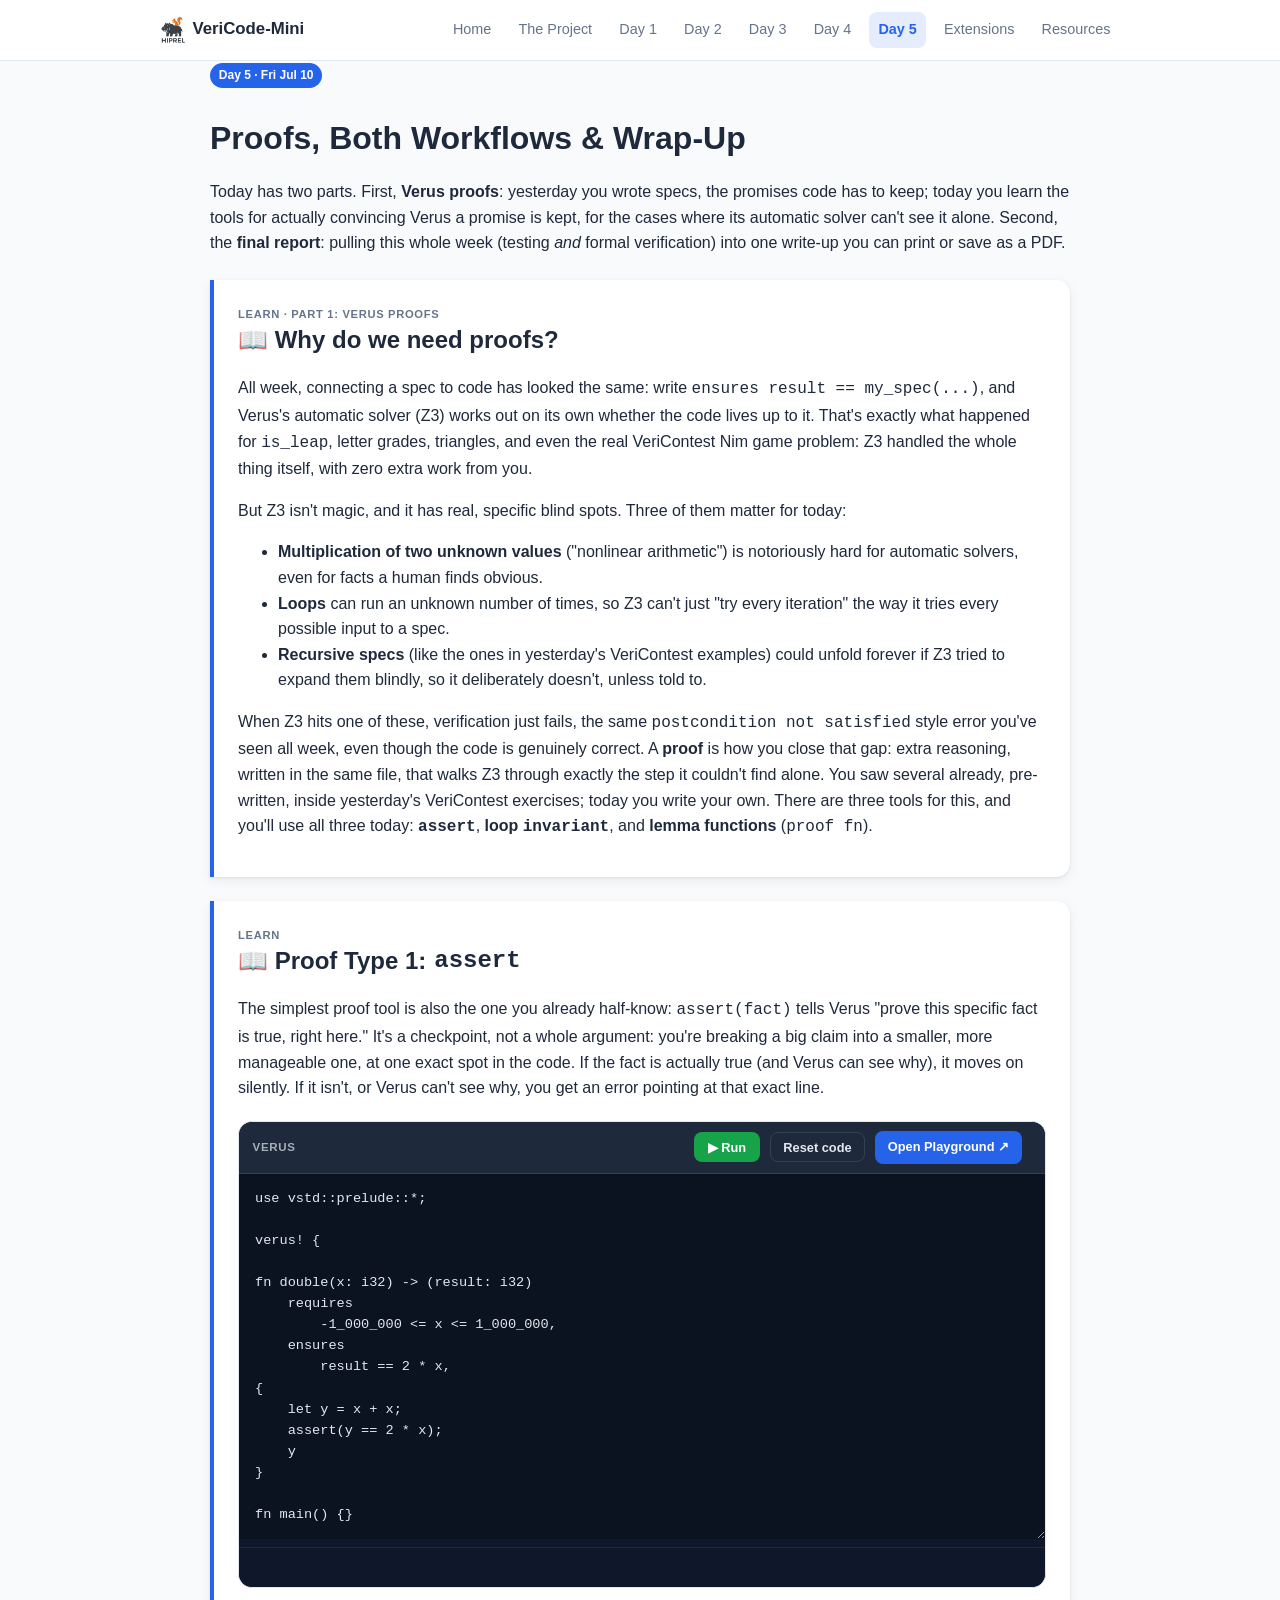
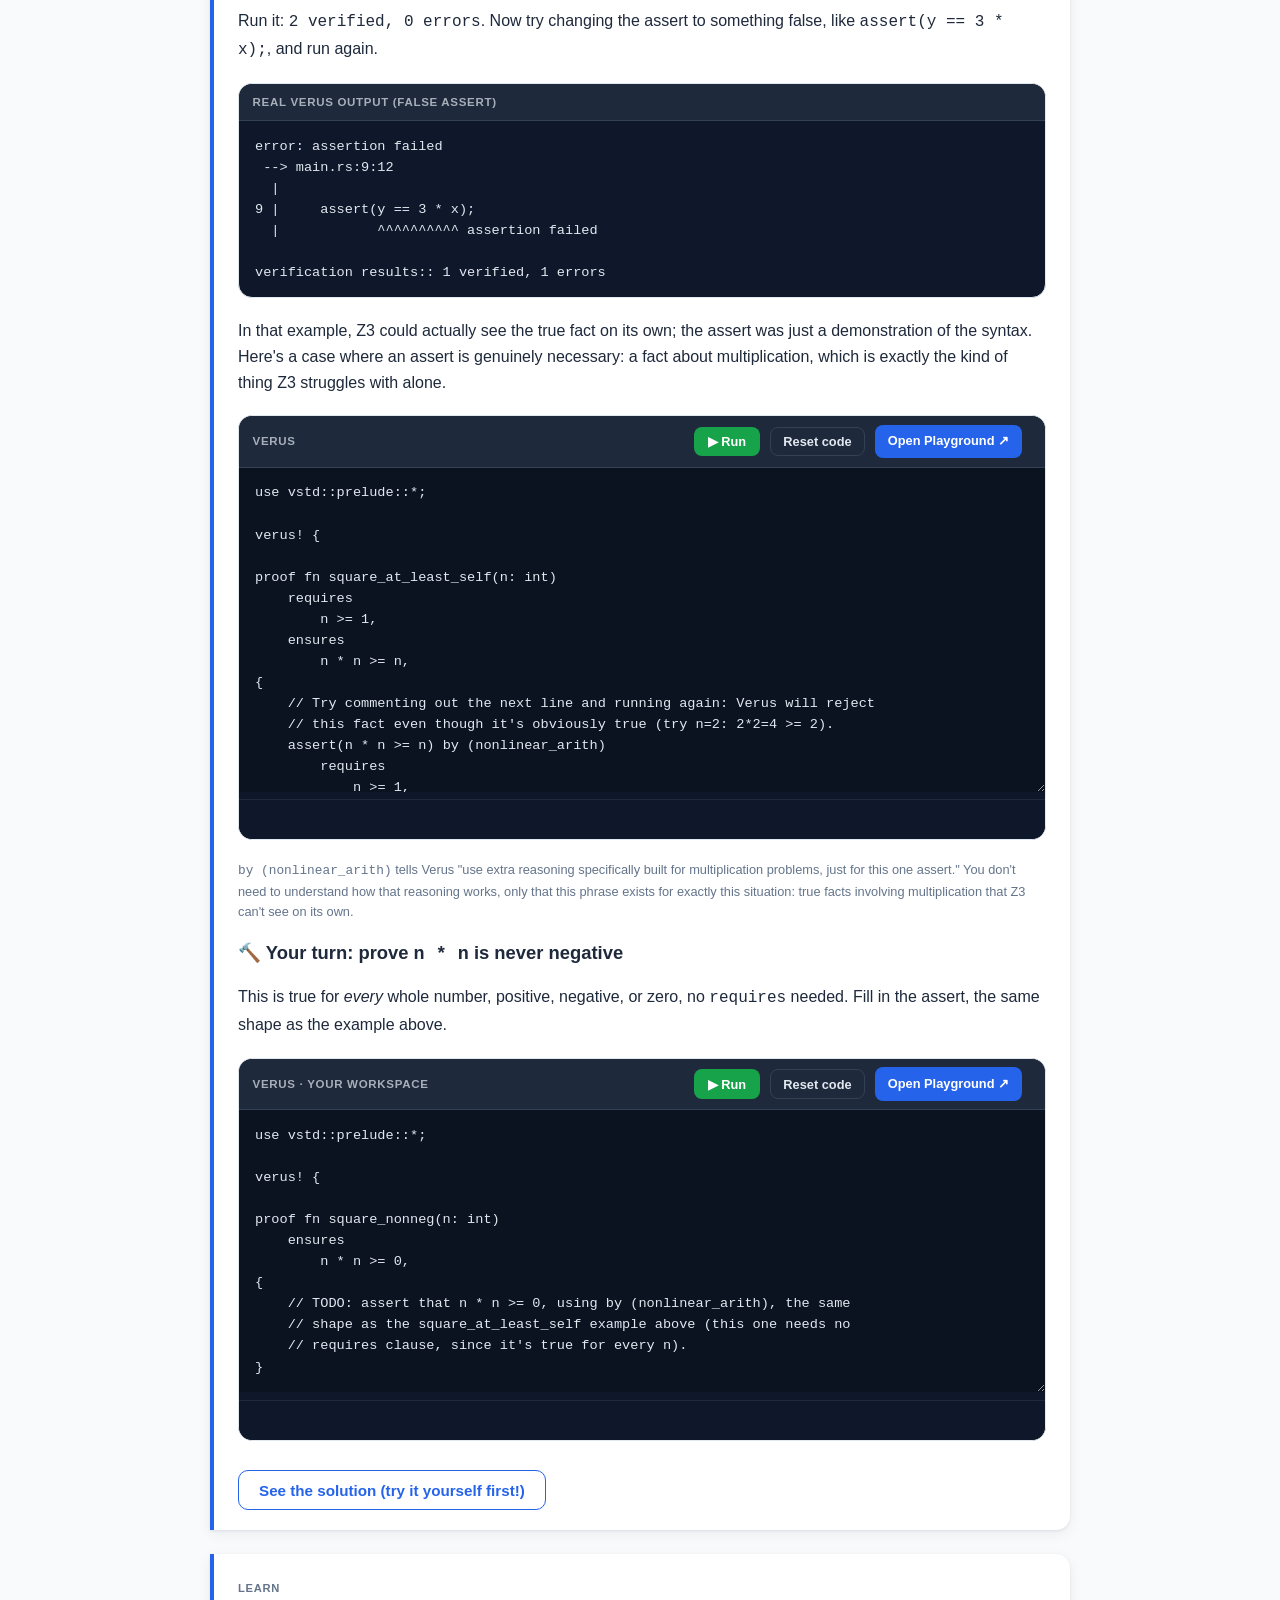
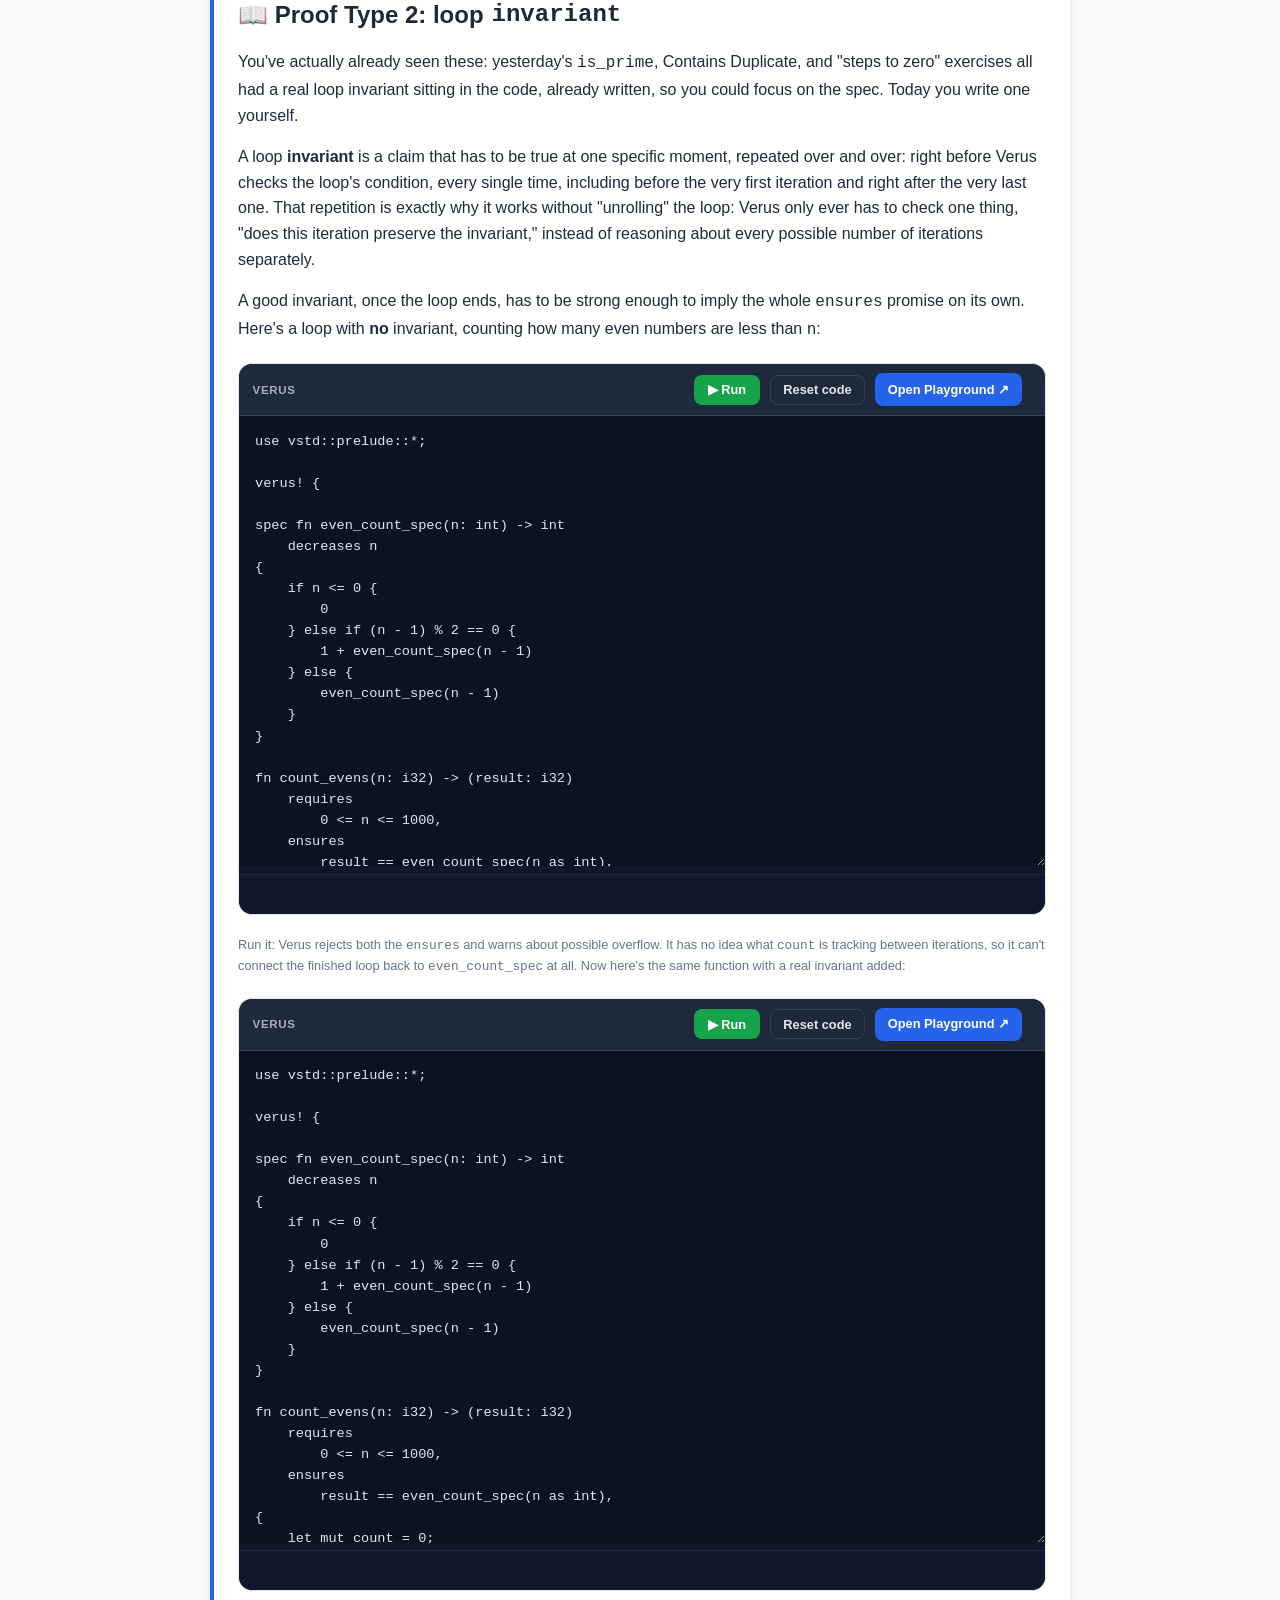
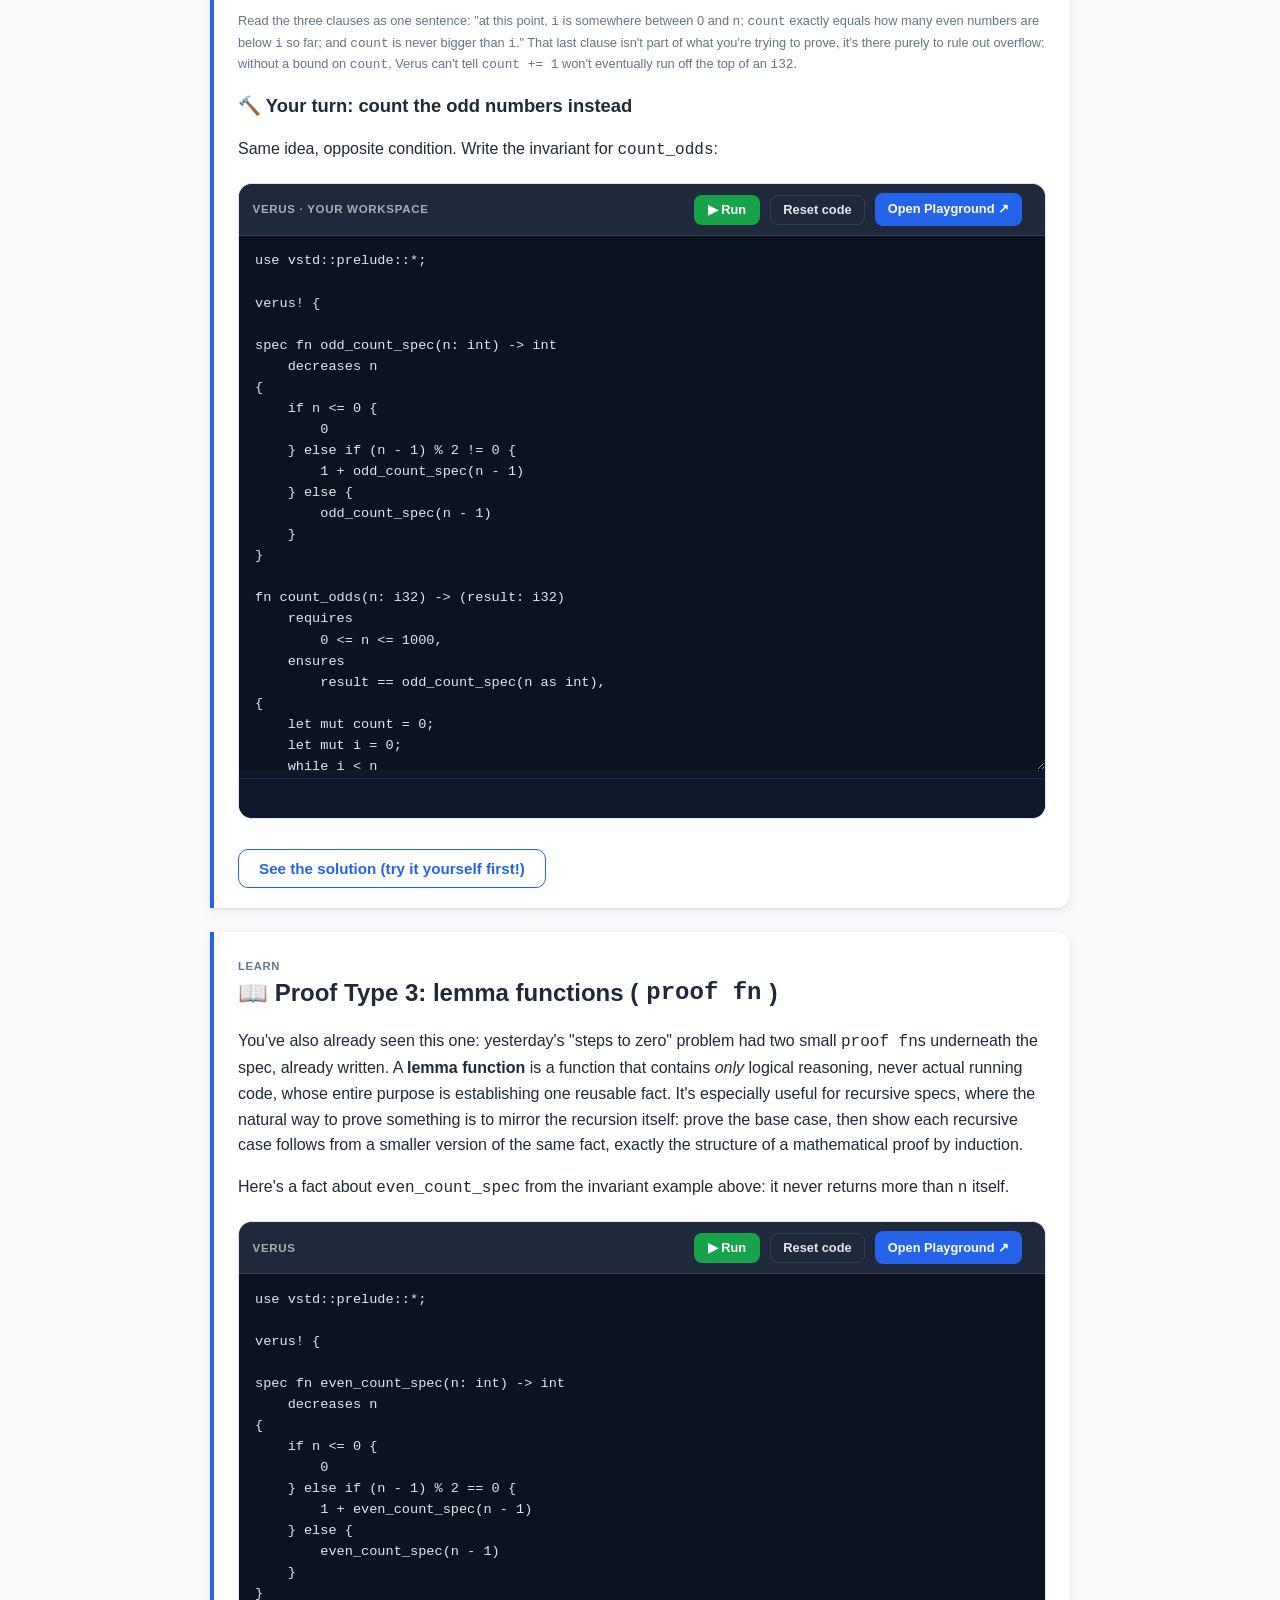
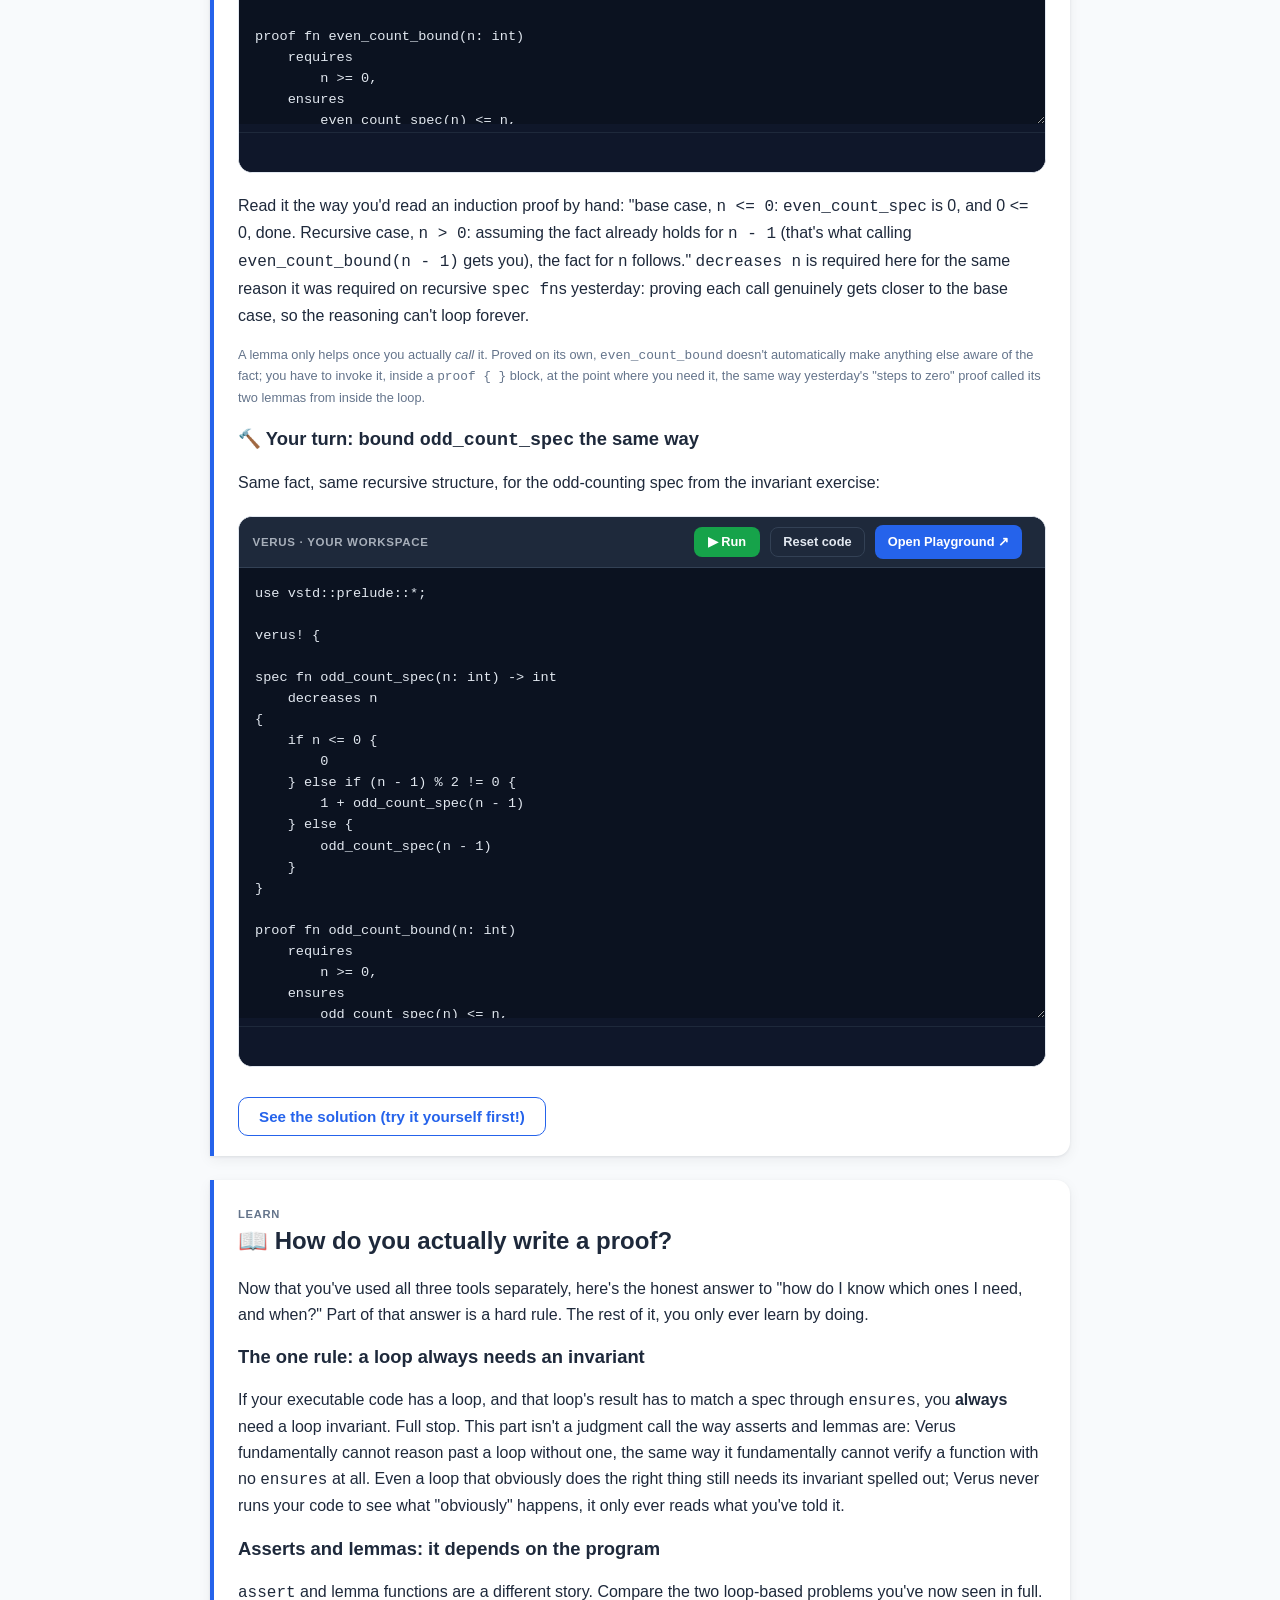
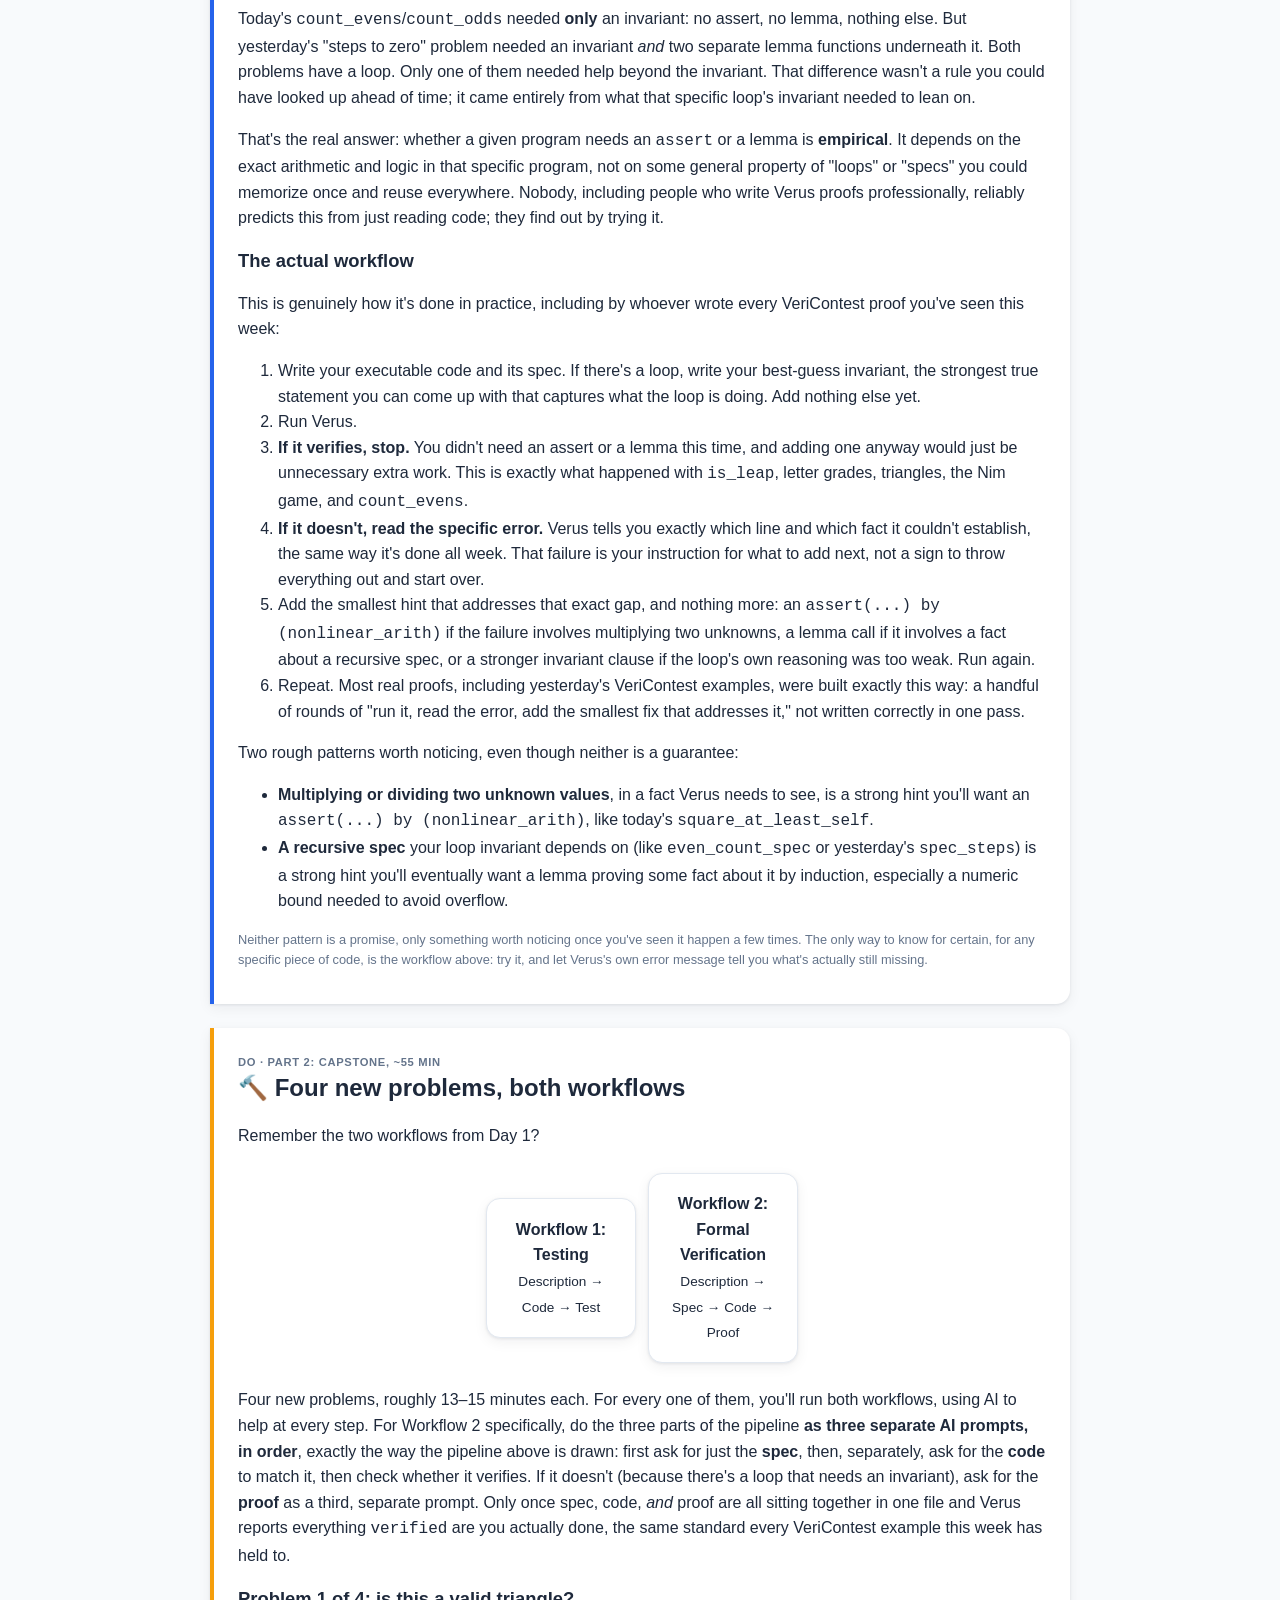
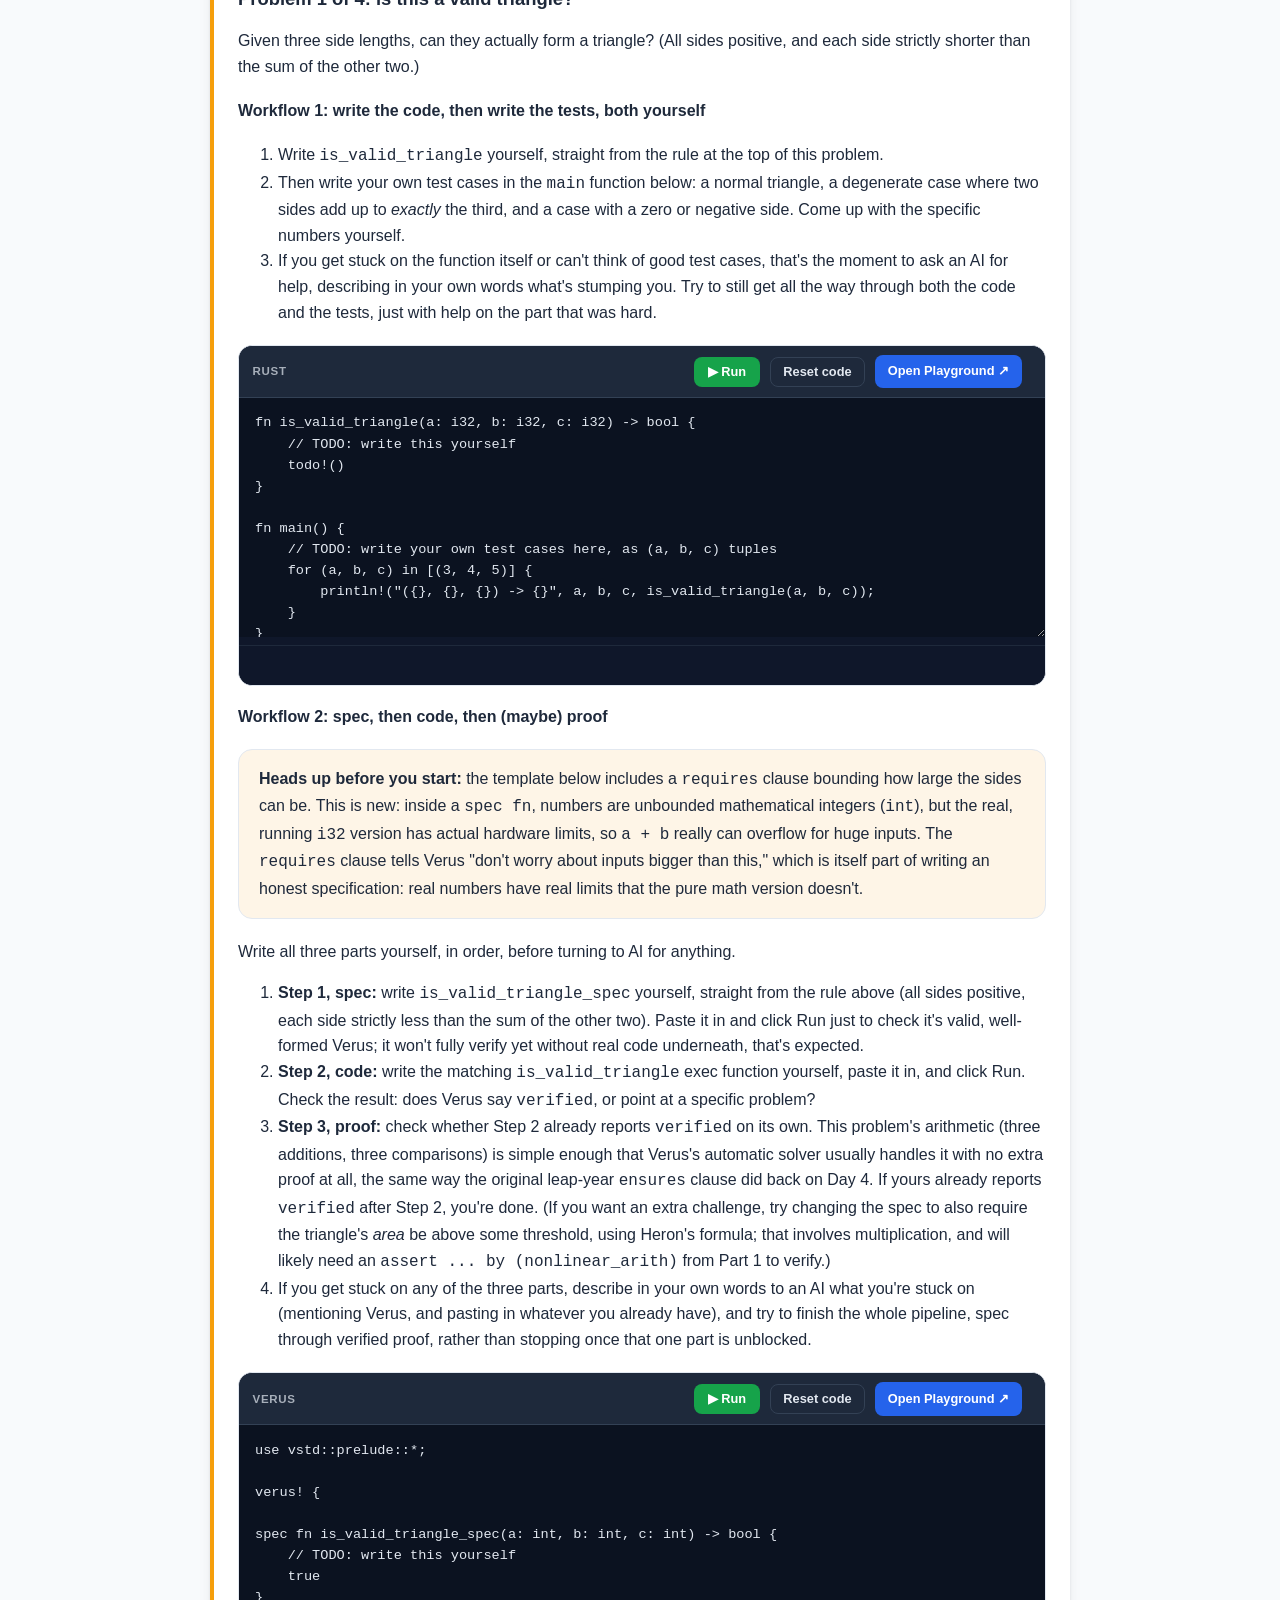
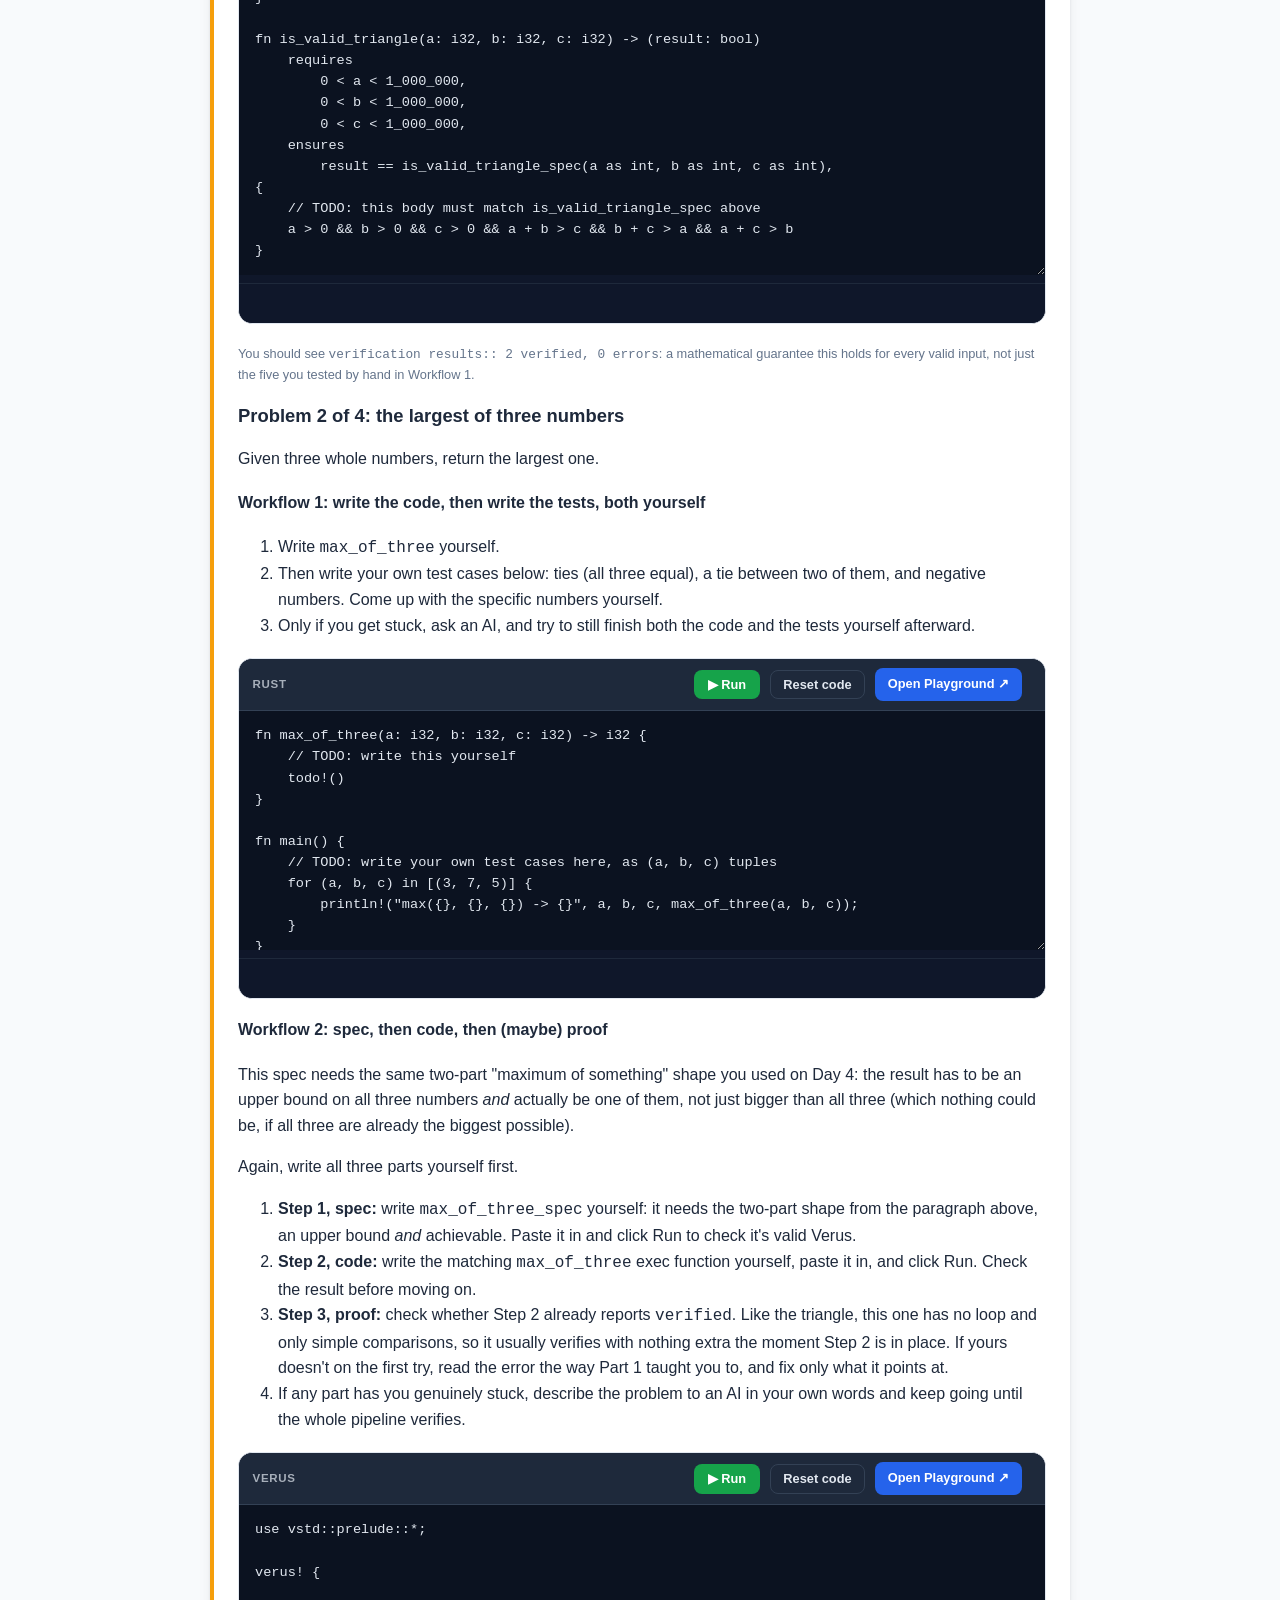
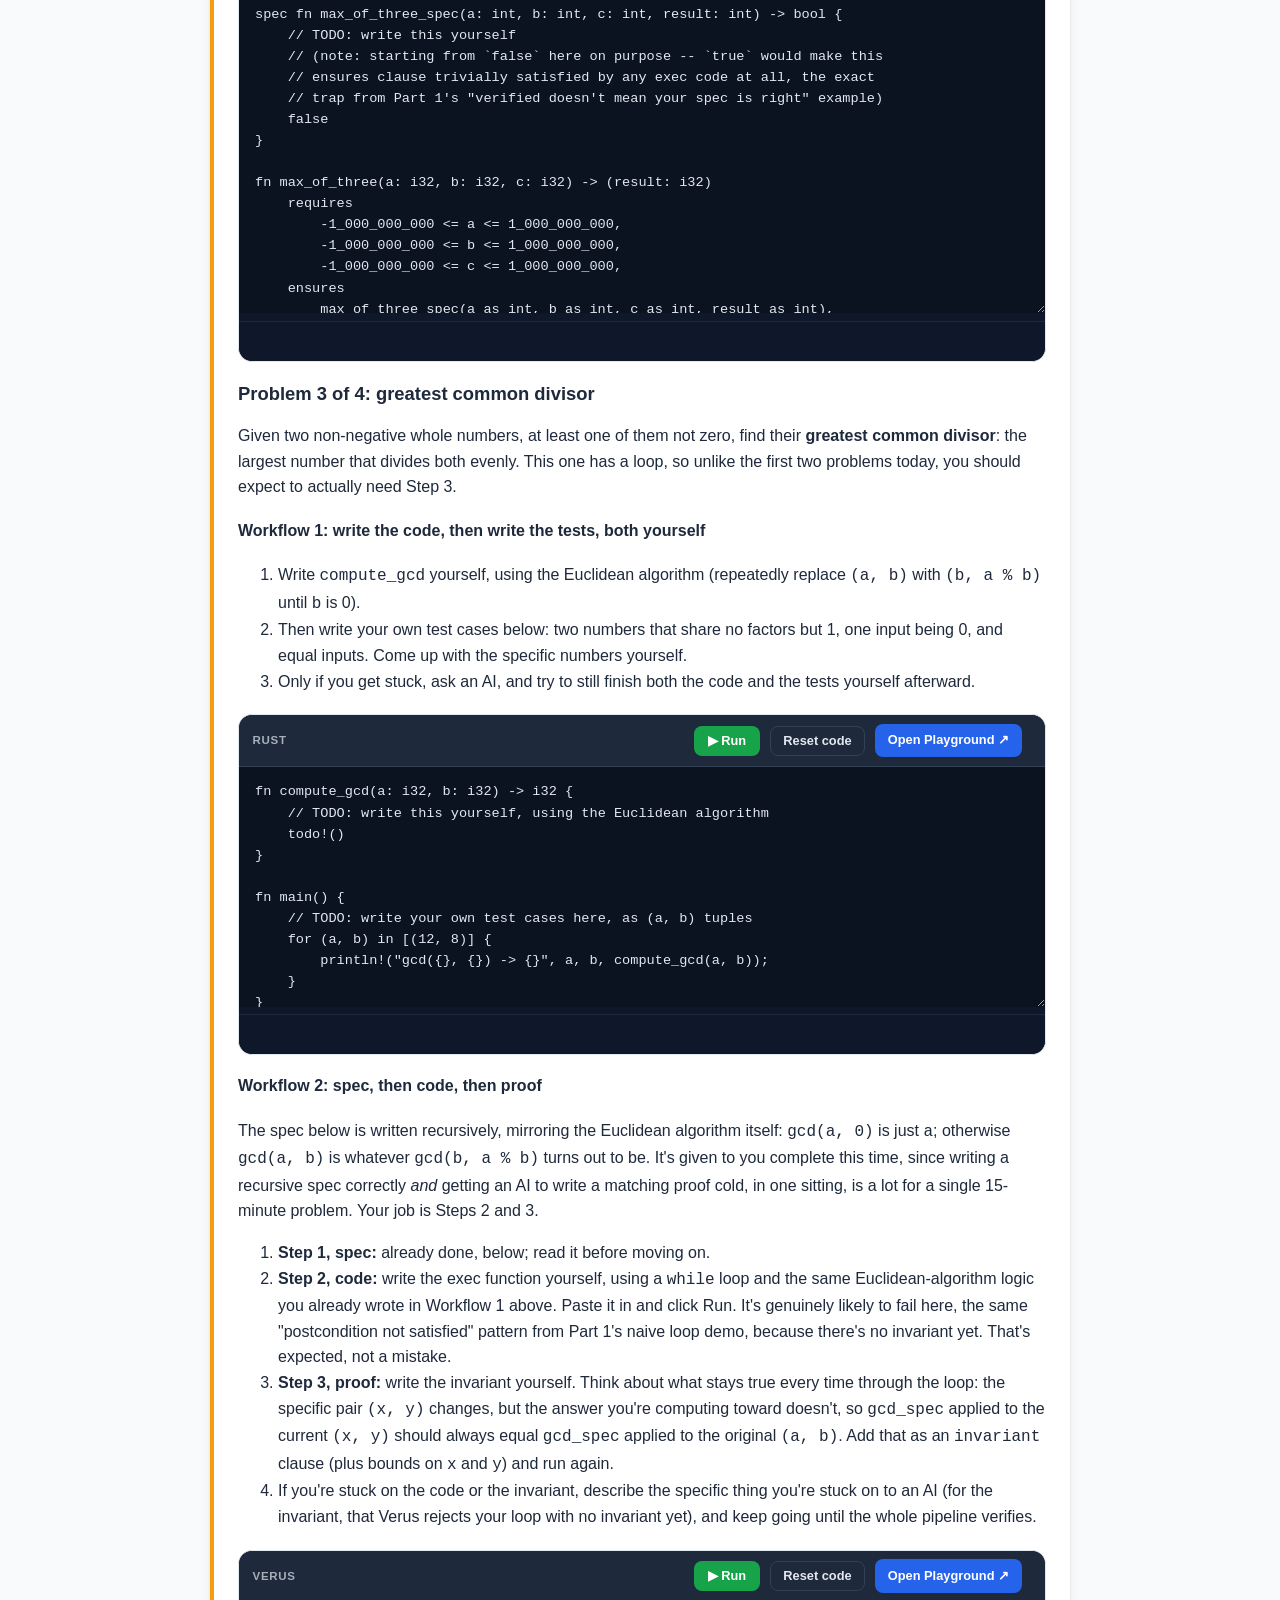
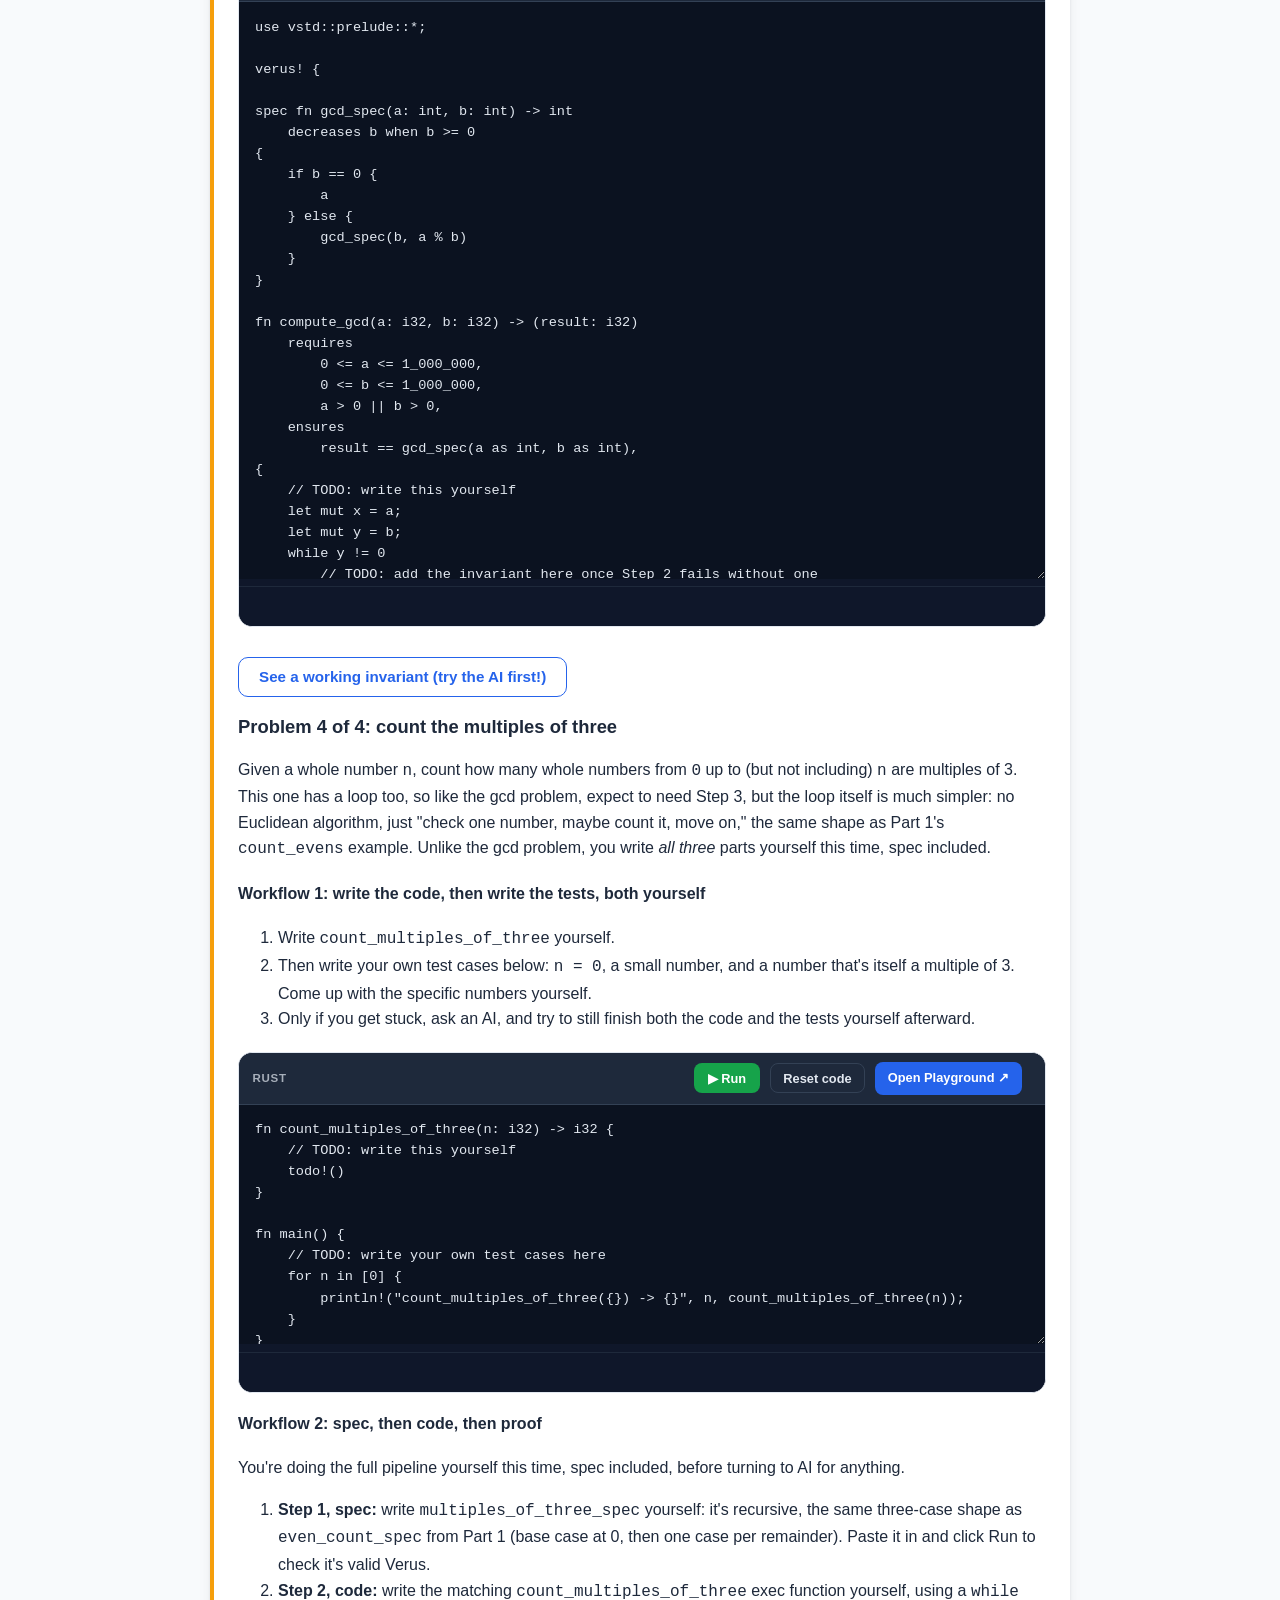
<file: day5.html>
<!doctype html>
<html lang="en">
<head>
<meta charset="utf-8">
<meta name="viewport" content="width=device-width, initial-scale=1">
<title>Day 5: Proofs, Both Workflows &amp; Wrap-Up &middot; VeriCode-Mini</title>
<link rel="icon" href="icon/image_nontrans.png">
<link rel="stylesheet" href="css/style.css">
</head>
<body>
<header class="site-header no-print">
  <div class="site-header-inner">
    <a class="brand" href="index.html"><img src="icon/image.png" alt="Hiprel Group" class="brand-icon">VeriCode-Mini</a>
    <button class="nav-toggle" aria-label="Toggle menu">☰</button>
    <nav class="site-nav">
      <a href="index.html">Home</a>
      <a href="project.html">The Project</a>
      <a href="day1.html">Day 1</a>
      <a href="day2.html">Day 2</a>
      <a href="day3.html">Day 3</a>
      <a href="day4.html">Day 4</a>
      <a href="day5.html">Day 5</a>
      <a href="extensions.html">Extensions</a>
      <a href="resources.html">Resources</a>
    </nav>
  </div>
</header>

<div class="container">
  <span class="day-badge no-print">Day 5 &middot; Fri Jul 10</span>
  <h1 class="no-print">Proofs, Both Workflows &amp; Wrap-Up</h1>
  <p class="lead no-print">
    Today has two parts. First, <strong>Verus proofs</strong>: yesterday you
    wrote specs, the promises code has to keep; today you learn the tools for
    actually convincing Verus a promise is kept, for the cases where its
    automatic solver can't see it alone. Second, the <strong>final report</strong>:
    pulling this whole week (testing <em>and</em> formal verification) into one
    write-up you can print or save as a PDF.
  </p>

  <div class="section-block learn no-print">
    <span class="section-tag">Learn &middot; Part 1: Verus Proofs</span>
    <h2>📖 Why do we need proofs?</h2>
    <p>
      All week, connecting a spec to code has looked the same: write
      <code>ensures result == my_spec(...)</code>, and Verus's automatic solver
      (Z3) works out on its own whether the code lives up to it. That's exactly
      what happened for <code>is_leap</code>, letter grades, triangles, and even
      the real VeriContest Nim game problem: Z3 handled the whole thing itself,
      with zero extra work from you.
    </p>
    <p>
      But Z3 isn't magic, and it has real, specific blind spots. Three of them
      matter for today:
    </p>
    <ul>
      <li><strong>Multiplication of two unknown values</strong> ("nonlinear arithmetic") is notoriously hard for automatic solvers, even for facts a human finds obvious.</li>
      <li><strong>Loops</strong> can run an unknown number of times, so Z3 can't just "try every iteration" the way it tries every possible input to a spec.</li>
      <li><strong>Recursive specs</strong> (like the ones in yesterday's VeriContest examples) could unfold forever if Z3 tried to expand them blindly, so it deliberately doesn't, unless told to.</li>
    </ul>
    <p>
      When Z3 hits one of these, verification just fails, the same
      <code>postcondition not satisfied</code> style error you've seen all
      week, even though the code is genuinely correct. A <strong>proof</strong>
      is how you close that gap: extra reasoning, written in the same file,
      that walks Z3 through exactly the step it couldn't find alone. You saw
      several already, pre-written, inside yesterday's VeriContest exercises;
      today you write your own. There are three tools for this, and you'll
      use all three today: <strong><code>assert</code></strong>,
      <strong>loop <code>invariant</code></strong>, and
      <strong>lemma functions</strong> (<code>proof fn</code>).
    </p>
  </div>

  <div class="section-block learn no-print">
    <span class="section-tag">Learn</span>
    <h2>📖 Proof Type 1: <code>assert</code></h2>
    <p>
      The simplest proof tool is also the one you already half-know:
      <code>assert(fact)</code> tells Verus "prove this specific fact is true,
      right here." It's a checkpoint, not a whole argument: you're breaking a
      big claim into a smaller, more manageable one, at one exact spot in the
      code. If the fact is actually true (and Verus can see why), it moves on
      silently. If it isn't, or Verus can't see why, you get an error pointing
      at that exact line.
    </p>
    <div class="playground" data-tool="verus">
      <script type="text/plain" class="code-source">
use vstd::prelude::*;

verus! {

fn double(x: i32) -> (result: i32)
    requires
        -1_000_000 <= x <= 1_000_000,
    ensures
        result == 2 * x,
{
    let y = x + x;
    assert(y == 2 * x);
    y
}

fn main() {}

} // verus!
      </script>
      <div class="code-toolbar">
        <span class="code-lang">Verus</span>
        <button class="pg-run" type="button">&#9654; Run</button>
        <button class="pg-reset" type="button">Reset code</button>
        <a class="open-playground-link" href="https://play.verus-lang.org/" target="_blank" rel="noopener">Open Playground ↗</a>
        <span class="pg-status"></span>
      </div>
      <textarea class="pg-editor" spellcheck="false" rows="16"></textarea>
      <pre class="pg-output"></pre>
    </div>
    <p>
      Run it: <code>2 verified, 0 errors</code>. Now try changing the assert to
      something false, like <code>assert(y == 3 * x);</code>, and run again.
    </p>
    <div class="code-block">
      <script type="text/plain" class="code-source">
error: assertion failed
 --> main.rs:9:12
  |
9 |     assert(y == 3 * x);
  |            ^^^^^^^^^^ assertion failed

verification results:: 1 verified, 1 errors
      </script>
      <div class="code-toolbar">
        <span class="code-lang">Real Verus output (false assert)</span>
      </div>
      <pre class="code-content"></pre>
    </div>
    <p>
      In that example, Z3 could actually see the true fact on its own; the
      assert was just a demonstration of the syntax. Here's a case where an
      assert is genuinely necessary: a fact about multiplication, which is
      exactly the kind of thing Z3 struggles with alone.
    </p>
    <div class="playground" data-tool="verus">
      <script type="text/plain" class="code-source">
use vstd::prelude::*;

verus! {

proof fn square_at_least_self(n: int)
    requires
        n >= 1,
    ensures
        n * n >= n,
{
    // Try commenting out the next line and running again: Verus will reject
    // this fact even though it's obviously true (try n=2: 2*2=4 >= 2).
    assert(n * n >= n) by (nonlinear_arith)
        requires
            n >= 1,
    {}
}

fn main() {}

} // verus!
      </script>
      <div class="code-toolbar">
        <span class="code-lang">Verus</span>
        <button class="pg-run" type="button">&#9654; Run</button>
        <button class="pg-reset" type="button">Reset code</button>
        <a class="open-playground-link" href="https://play.verus-lang.org/" target="_blank" rel="noopener">Open Playground ↗</a>
        <span class="pg-status"></span>
      </div>
      <textarea class="pg-editor" spellcheck="false" rows="14"></textarea>
      <pre class="pg-output"></pre>
    </div>
    <p class="worksheet-note">
      <code>by (nonlinear_arith)</code> tells Verus "use extra reasoning
      specifically built for multiplication problems, just for this one
      assert." You don't need to understand how that reasoning works, only
      that this phrase exists for exactly this situation: true facts involving
      multiplication that Z3 can't see on its own.
    </p>

    <h3>🔨 Your turn: prove <code>n * n</code> is never negative</h3>
    <p>
      This is true for <em>every</em> whole number, positive, negative, or
      zero, no <code>requires</code> needed. Fill in the assert, the same
      shape as the example above.
    </p>
    <div class="playground" data-tool="verus">
      <script type="text/plain" class="code-source">
use vstd::prelude::*;

verus! {

proof fn square_nonneg(n: int)
    ensures
        n * n >= 0,
{
    // TODO: assert that n * n >= 0, using by (nonlinear_arith), the same
    // shape as the square_at_least_self example above (this one needs no
    // requires clause, since it's true for every n).
}

fn main() {}

} // verus!
      </script>
      <div class="code-toolbar">
        <span class="code-lang">Verus &middot; your workspace</span>
        <button class="pg-run" type="button">&#9654; Run</button>
        <button class="pg-reset" type="button">Reset code</button>
        <a class="open-playground-link" href="https://play.verus-lang.org/" target="_blank" rel="noopener">Open Playground ↗</a>
        <span class="pg-status"></span>
      </div>
      <textarea class="pg-editor" spellcheck="false" rows="12"></textarea>
      <pre class="pg-output"></pre>
    </div>
    <button class="reveal-btn btn btn-outline" data-target="solved-assert-exercise" data-hide-label="Hide solution" type="button">See the solution (try it yourself first!)</button>
    <div class="reveal-answer" id="solved-assert-exercise">
      <div class="code-block">
        <script type="text/plain" class="code-source">
proof fn square_nonneg(n: int)
    ensures
        n * n >= 0,
{
    assert(n * n >= 0) by (nonlinear_arith) {}
}
        </script>
        <div class="code-toolbar">
          <span class="code-lang">Verus</span>
          <button class="copy-btn" type="button">📋 Copy code</button>
        </div>
        <pre class="code-content"></pre>
      </div>
    </div>
  </div>

  <div class="section-block learn no-print">
    <span class="section-tag">Learn</span>
    <h2>📖 Proof Type 2: loop <code>invariant</code></h2>
    <p>
      You've actually already seen these: yesterday's <code>is_prime</code>,
      Contains Duplicate, and "steps to zero" exercises all had a real loop
      invariant sitting in the code, already written, so you could focus on
      the spec. Today you write one yourself.
    </p>
    <p>
      A loop <strong>invariant</strong> is a claim that has to be true at one
      specific moment, repeated over and over: right before Verus checks the
      loop's condition, every single time, including before the very first
      iteration and right after the very last one. That repetition is exactly
      why it works without "unrolling" the loop: Verus only ever has to check
      one thing, "does this iteration preserve the invariant," instead of
      reasoning about every possible number of iterations separately.
    </p>
    <p>
      A good invariant, once the loop ends, has to be strong enough to imply
      the whole <code>ensures</code> promise on its own. Here's a loop with
      <strong>no</strong> invariant, counting how many even numbers are less
      than <code>n</code>:
    </p>
    <div class="playground" data-tool="verus">
      <script type="text/plain" class="code-source">
use vstd::prelude::*;

verus! {

spec fn even_count_spec(n: int) -> int
    decreases n
{
    if n <= 0 {
        0
    } else if (n - 1) % 2 == 0 {
        1 + even_count_spec(n - 1)
    } else {
        even_count_spec(n - 1)
    }
}

fn count_evens(n: i32) -> (result: i32)
    requires
        0 <= n <= 1000,
    ensures
        result == even_count_spec(n as int),
{
    let mut count = 0;
    let mut i = 0;
    while i < n
        decreases n - i,
    {
        if i % 2 == 0 {
            count += 1;
        }
        i += 1;
    }
    count
}

fn main() {}

} // verus!
      </script>
      <div class="code-toolbar">
        <span class="code-lang">Verus</span>
        <button class="pg-run" type="button">&#9654; Run</button>
        <button class="pg-reset" type="button">Reset code</button>
        <a class="open-playground-link" href="https://play.verus-lang.org/" target="_blank" rel="noopener">Open Playground ↗</a>
        <span class="pg-status"></span>
      </div>
      <textarea class="pg-editor" spellcheck="false" rows="20"></textarea>
      <pre class="pg-output"></pre>
    </div>
    <p class="worksheet-note">
      Run it: Verus rejects both the <code>ensures</code> and warns about
      possible overflow. It has no idea what <code>count</code> is tracking
      between iterations, so it can't connect the finished loop back to
      <code>even_count_spec</code> at all. Now here's the same function with a
      real invariant added:
    </p>
    <div class="playground" data-tool="verus">
      <script type="text/plain" class="code-source">
use vstd::prelude::*;

verus! {

spec fn even_count_spec(n: int) -> int
    decreases n
{
    if n <= 0 {
        0
    } else if (n - 1) % 2 == 0 {
        1 + even_count_spec(n - 1)
    } else {
        even_count_spec(n - 1)
    }
}

fn count_evens(n: i32) -> (result: i32)
    requires
        0 <= n <= 1000,
    ensures
        result == even_count_spec(n as int),
{
    let mut count = 0;
    let mut i = 0;
    while i < n
        invariant
            0 <= i <= n,
            count == even_count_spec(i as int),
            0 <= count <= i,
        decreases n - i,
    {
        if i % 2 == 0 {
            count += 1;
        }
        i += 1;
    }
    count
}

fn main() {}

} // verus!
      </script>
      <div class="code-toolbar">
        <span class="code-lang">Verus</span>
        <button class="pg-run" type="button">&#9654; Run</button>
        <button class="pg-reset" type="button">Reset code</button>
        <a class="open-playground-link" href="https://play.verus-lang.org/" target="_blank" rel="noopener">Open Playground ↗</a>
        <span class="pg-status"></span>
      </div>
      <textarea class="pg-editor" spellcheck="false" rows="22"></textarea>
      <pre class="pg-output"></pre>
    </div>
    <p class="worksheet-note">
      Read the three clauses as one sentence: "at this point, <code>i</code>
      is somewhere between 0 and <code>n</code>; <code>count</code> exactly
      equals how many even numbers are below <code>i</code> so far; and
      <code>count</code> is never bigger than <code>i</code>." That last
      clause isn't part of what you're trying to prove, it's there purely to
      rule out overflow: without a bound on <code>count</code>, Verus can't
      tell <code>count += 1</code> won't eventually run off the top of an
      <code>i32</code>.
    </p>

    <h3>🔨 Your turn: count the odd numbers instead</h3>
    <p>Same idea, opposite condition. Write the invariant for <code>count_odds</code>:</p>
    <div class="playground" data-tool="verus">
      <script type="text/plain" class="code-source">
use vstd::prelude::*;

verus! {

spec fn odd_count_spec(n: int) -> int
    decreases n
{
    if n <= 0 {
        0
    } else if (n - 1) % 2 != 0 {
        1 + odd_count_spec(n - 1)
    } else {
        odd_count_spec(n - 1)
    }
}

fn count_odds(n: i32) -> (result: i32)
    requires
        0 <= n <= 1000,
    ensures
        result == odd_count_spec(n as int),
{
    let mut count = 0;
    let mut i = 0;
    while i < n
        // TODO: write the invariant clauses here, the same three-clause
        // shape as count_evens above, just with odd_count_spec instead
        invariant
            true,
        decreases n - i,
    {
        if i % 2 != 0 {
            count += 1;
        }
        i += 1;
    }
    count
}

fn main() {}

} // verus!
      </script>
      <div class="code-toolbar">
        <span class="code-lang">Verus &middot; your workspace</span>
        <button class="pg-run" type="button">&#9654; Run</button>
        <button class="pg-reset" type="button">Reset code</button>
        <a class="open-playground-link" href="https://play.verus-lang.org/" target="_blank" rel="noopener">Open Playground ↗</a>
        <span class="pg-status"></span>
      </div>
      <textarea class="pg-editor" spellcheck="false" rows="24"></textarea>
      <pre class="pg-output"></pre>
    </div>
    <button class="reveal-btn btn btn-outline" data-target="solved-invariant-exercise" data-hide-label="Hide solution" type="button">See the solution (try it yourself first!)</button>
    <div class="reveal-answer" id="solved-invariant-exercise">
      <div class="code-block">
        <script type="text/plain" class="code-source">
while i < n
    invariant
        0 <= i <= n,
        count == odd_count_spec(i as int),
        0 <= count <= i,
    decreases n - i,
{
    if i % 2 != 0 {
        count += 1;
    }
    i += 1;
}
        </script>
        <div class="code-toolbar">
          <span class="code-lang">Verus</span>
          <button class="copy-btn" type="button">📋 Copy code</button>
        </div>
        <pre class="code-content"></pre>
      </div>
    </div>
  </div>

  <div class="section-block learn no-print">
    <span class="section-tag">Learn</span>
    <h2>📖 Proof Type 3: lemma functions (<code>proof fn</code>)</h2>
    <p>
      You've also already seen this one: yesterday's "steps to zero" problem
      had two small <code>proof fn</code>s underneath the spec, already
      written. A <strong>lemma function</strong> is a function that contains
      <em>only</em> logical reasoning, never actual running code, whose entire
      purpose is establishing one reusable fact. It's especially useful for
      recursive specs, where the natural way to prove something is to mirror
      the recursion itself: prove the base case, then show each recursive
      case follows from a smaller version of the same fact, exactly the
      structure of a mathematical proof by induction.
    </p>
    <p>
      Here's a fact about <code>even_count_spec</code> from the invariant
      example above: it never returns more than <code>n</code> itself.
    </p>
    <div class="playground" data-tool="verus">
      <script type="text/plain" class="code-source">
use vstd::prelude::*;

verus! {

spec fn even_count_spec(n: int) -> int
    decreases n
{
    if n <= 0 {
        0
    } else if (n - 1) % 2 == 0 {
        1 + even_count_spec(n - 1)
    } else {
        even_count_spec(n - 1)
    }
}

proof fn even_count_bound(n: int)
    requires
        n >= 0,
    ensures
        even_count_spec(n) <= n,
    decreases n,
{
    if n > 0 {
        even_count_bound(n - 1);
    }
}

fn main() {}

} // verus!
      </script>
      <div class="code-toolbar">
        <span class="code-lang">Verus</span>
        <button class="pg-run" type="button">&#9654; Run</button>
        <button class="pg-reset" type="button">Reset code</button>
        <a class="open-playground-link" href="https://play.verus-lang.org/" target="_blank" rel="noopener">Open Playground ↗</a>
        <span class="pg-status"></span>
      </div>
      <textarea class="pg-editor" spellcheck="false" rows="20"></textarea>
      <pre class="pg-output"></pre>
    </div>
    <p>
      Read it the way you'd read an induction proof by hand: "base case,
      <code>n &lt;= 0</code>: <code>even_count_spec</code> is 0, and 0 &lt;= 0,
      done. Recursive case, <code>n &gt; 0</code>: assuming the fact already
      holds for <code>n - 1</code> (that's what calling
      <code>even_count_bound(n - 1)</code> gets you), the fact for
      <code>n</code> follows." <code>decreases n</code> is required here for
      the same reason it was required on recursive <code>spec fn</code>s
      yesterday: proving each call genuinely gets closer to the base case, so
      the reasoning can't loop forever.
    </p>
    <p class="worksheet-note">
      A lemma only helps once you actually <em>call</em> it. Proved on its
      own, <code>even_count_bound</code> doesn't automatically make anything
      else aware of the fact; you have to invoke it, inside a
      <code>proof { }</code> block, at the point where you need it, the same
      way yesterday's "steps to zero" proof called its two lemmas from inside
      the loop.
    </p>

    <h3>🔨 Your turn: bound <code>odd_count_spec</code> the same way</h3>
    <p>Same fact, same recursive structure, for the odd-counting spec from the invariant exercise:</p>
    <div class="playground" data-tool="verus">
      <script type="text/plain" class="code-source">
use vstd::prelude::*;

verus! {

spec fn odd_count_spec(n: int) -> int
    decreases n
{
    if n <= 0 {
        0
    } else if (n - 1) % 2 != 0 {
        1 + odd_count_spec(n - 1)
    } else {
        odd_count_spec(n - 1)
    }
}

proof fn odd_count_bound(n: int)
    requires
        n >= 0,
    ensures
        odd_count_spec(n) <= n,
    decreases n,
{
    // TODO: write the body, the same shape as even_count_bound above:
    // if n > 0, call odd_count_bound(n - 1) to handle the recursive case.
}

fn main() {}

} // verus!
      </script>
      <div class="code-toolbar">
        <span class="code-lang">Verus &middot; your workspace</span>
        <button class="pg-run" type="button">&#9654; Run</button>
        <button class="pg-reset" type="button">Reset code</button>
        <a class="open-playground-link" href="https://play.verus-lang.org/" target="_blank" rel="noopener">Open Playground ↗</a>
        <span class="pg-status"></span>
      </div>
      <textarea class="pg-editor" spellcheck="false" rows="20"></textarea>
      <pre class="pg-output"></pre>
    </div>
    <button class="reveal-btn btn btn-outline" data-target="solved-lemma-exercise" data-hide-label="Hide solution" type="button">See the solution (try it yourself first!)</button>
    <div class="reveal-answer" id="solved-lemma-exercise">
      <div class="code-block">
        <script type="text/plain" class="code-source">
proof fn odd_count_bound(n: int)
    requires
        n >= 0,
    ensures
        odd_count_spec(n) <= n,
    decreases n,
{
    if n > 0 {
        odd_count_bound(n - 1);
    }
}
        </script>
        <div class="code-toolbar">
          <span class="code-lang">Verus</span>
          <button class="copy-btn" type="button">📋 Copy code</button>
        </div>
        <pre class="code-content"></pre>
      </div>
    </div>
  </div>

  <div class="section-block learn no-print">
    <span class="section-tag">Learn</span>
    <h2>📖 How do you actually write a proof?</h2>
    <p>
      Now that you've used all three tools separately, here's the honest
      answer to "how do I know which ones I need, and when?" Part of that
      answer is a hard rule. The rest of it, you only ever learn by doing.
    </p>

    <h3>The one rule: a loop always needs an invariant</h3>
    <p>
      If your executable code has a loop, and that loop's result has to match
      a spec through <code>ensures</code>, you <strong>always</strong> need a
      loop invariant. Full stop. This part isn't a judgment call the way
      asserts and lemmas are: Verus fundamentally cannot reason past a loop
      without one, the same way it fundamentally cannot verify a function with
      no <code>ensures</code> at all. Even a loop that obviously does the right
      thing still needs its invariant spelled out; Verus never runs your code
      to see what "obviously" happens, it only ever reads what you've told it.
    </p>

    <h3>Asserts and lemmas: it depends on the program</h3>
    <p>
      <code>assert</code> and lemma functions are a different story. Compare
      the two loop-based problems you've now seen in full. Today's
      <code>count_evens</code>/<code>count_odds</code> needed
      <strong>only</strong> an invariant: no assert, no lemma, nothing else.
      But yesterday's "steps to zero" problem needed an invariant
      <em>and</em> two separate lemma functions underneath it. Both problems
      have a loop. Only one of them needed help beyond the invariant. That
      difference wasn't a rule you could have looked up ahead of time; it came
      entirely from what that specific loop's invariant needed to lean on.
    </p>
    <p>
      That's the real answer: whether a given program needs an
      <code>assert</code> or a lemma is <strong>empirical</strong>. It depends
      on the exact arithmetic and logic in that specific program, not on some
      general property of "loops" or "specs" you could memorize once and reuse
      everywhere. Nobody, including people who write Verus proofs
      professionally, reliably predicts this from just reading code; they find
      out by trying it.
    </p>

    <h3>The actual workflow</h3>
    <p>This is genuinely how it's done in practice, including by whoever wrote every VeriContest proof you've seen this week:</p>
    <ol>
      <li>Write your executable code and its spec. If there's a loop, write your best-guess invariant, the strongest true statement you can come up with that captures what the loop is doing. Add nothing else yet.</li>
      <li>Run Verus.</li>
      <li>
        <strong>If it verifies, stop.</strong> You didn't need an assert or a
        lemma this time, and adding one anyway would just be unnecessary
        extra work. This is exactly what happened with <code>is_leap</code>,
        letter grades, triangles, the Nim game, and <code>count_evens</code>.
      </li>
      <li>
        <strong>If it doesn't, read the specific error.</strong> Verus tells
        you exactly which line and which fact it couldn't establish, the same
        way it's done all week. That failure is your instruction for what to
        add next, not a sign to throw everything out and start over.
      </li>
      <li>
        Add the smallest hint that addresses that exact gap, and nothing more:
        an <code>assert(...) by (nonlinear_arith)</code> if the failure
        involves multiplying two unknowns, a lemma call if it involves a fact
        about a recursive spec, or a stronger invariant clause if the loop's
        own reasoning was too weak. Run again.
      </li>
      <li>Repeat. Most real proofs, including yesterday's VeriContest examples, were built exactly this way: a handful of rounds of "run it, read the error, add the smallest fix that addresses it," not written correctly in one pass.</li>
    </ol>

    <p>Two rough patterns worth noticing, even though neither is a guarantee:</p>
    <ul>
      <li><strong>Multiplying or dividing two unknown values</strong>, in a fact Verus needs to see, is a strong hint you'll want an <code>assert(...) by (nonlinear_arith)</code>, like today's <code>square_at_least_self</code>.</li>
      <li><strong>A recursive spec</strong> your loop invariant depends on (like <code>even_count_spec</code> or yesterday's <code>spec_steps</code>) is a strong hint you'll eventually want a lemma proving some fact about it by induction, especially a numeric bound needed to avoid overflow.</li>
    </ul>
    <p class="worksheet-note">
      Neither pattern is a promise, only something worth noticing once you've
      seen it happen a few times. The only way to know for certain, for any
      specific piece of code, is the workflow above: try it, and let Verus's
      own error message tell you what's actually still missing.
    </p>
  </div>

  <div class="section-block do no-print">
    <span class="section-tag">Do &middot; Part 2: capstone, ~55 min</span>
    <h2>🔨 Four new problems, both workflows</h2>
    <p>Remember the two workflows from Day 1?</p>
    <div class="diagram">
      <div style="display:flex;gap:0.75rem;justify-content:center;flex-wrap:wrap;align-items:center;">
        <div class="card" style="max-width:150px;"><strong>Workflow 1: Testing</strong><br><span style="font-size:0.85rem;">Description &rarr; Code &rarr; Test</span></div>
        <div class="card" style="max-width:150px;"><strong>Workflow 2: Formal Verification</strong><br><span style="font-size:0.85rem;">Description &rarr; Spec &rarr; Code &rarr; Proof</span></div>
      </div>
    </div>
    <p>
      Four new problems, roughly 13&ndash;15 minutes each. For every one of
      them, you'll run both workflows, using AI to help at every step. For
      Workflow 2 specifically, do the three parts of the pipeline <strong>as
      three separate AI prompts, in order</strong>, exactly the way the
      pipeline above is drawn: first ask for just the <strong>spec</strong>,
      then, separately, ask for the <strong>code</strong> to match it, then
      check whether it verifies. If it doesn't (because there's a loop that
      needs an invariant), ask for the <strong>proof</strong> as a third,
      separate prompt. Only once spec, code, <em>and</em> proof are all
      sitting together in one file and Verus reports everything
      <code>verified</code> are you actually done, the same standard every
      VeriContest example this week has held to.
    </p>

    <h3>Problem 1 of 4: is this a valid triangle?</h3>
    <p>
      Given three side lengths, can they actually form a triangle? (All sides
      positive, and each side strictly shorter than the sum of the other two.)
    </p>

    <h4>Workflow 1: write the code, then write the tests, both yourself</h4>
    <ol>
      <li>Write <code>is_valid_triangle</code> yourself, straight from the rule at the top of this problem.</li>
      <li>Then write your own test cases in the <code>main</code> function below: a normal triangle, a degenerate case where two sides add up to <em>exactly</em> the third, and a case with a zero or negative side. Come up with the specific numbers yourself.</li>
      <li>If you get stuck on the function itself or can't think of good test cases, that's the moment to ask an AI for help, describing in your own words what's stumping you. Try to still get all the way through both the code and the tests, just with help on the part that was hard.</li>
    </ol>
    <div class="playground" data-tool="rustc">
      <script type="text/plain" class="code-source">
fn is_valid_triangle(a: i32, b: i32, c: i32) -> bool {
    // TODO: write this yourself
    todo!()
}

fn main() {
    // TODO: write your own test cases here, as (a, b, c) tuples
    for (a, b, c) in [(3, 4, 5)] {
        println!("({}, {}, {}) -> {}", a, b, c, is_valid_triangle(a, b, c));
    }
}
      </script>
      <div class="code-toolbar">
        <span class="code-lang">Rust</span>
        <button class="pg-run" type="button">&#9654; Run</button>
        <button class="pg-reset" type="button">Reset code</button>
        <a class="open-playground-link" href="https://play.rust-lang.org/" target="_blank" rel="noopener">Open Playground ↗</a>
        <span class="pg-status"></span>
      </div>
      <textarea class="pg-editor" spellcheck="false" rows="10"></textarea>
      <pre class="pg-output"></pre>
    </div>

    <h4>Workflow 2: spec, then code, then (maybe) proof</h4>
    <div class="callout warn">
      <strong>Heads up before you start:</strong> the template below includes a
      <code>requires</code> clause bounding how large the sides can be. This is
      new: inside a <code>spec fn</code>, numbers are unbounded mathematical
      integers (<code>int</code>), but the real, running <code>i32</code>
      version has actual hardware limits, so <code>a + b</code> really can
      overflow for huge inputs. The <code>requires</code> clause tells Verus
      "don't worry about inputs bigger than this," which is itself part of
      writing an honest specification: real numbers have real limits that the
      pure math version doesn't.
    </div>
    <p>Write all three parts yourself, in order, before turning to AI for anything.</p>
    <ol>
      <li>
        <strong>Step 1, spec:</strong> write <code>is_valid_triangle_spec</code>
        yourself, straight from the rule above (all sides positive, each side
        strictly less than the sum of the other two). Paste it in and click
        Run just to check it's valid, well-formed Verus; it won't fully
        verify yet without real code underneath, that's expected.
      </li>
      <li>
        <strong>Step 2, code:</strong> write the matching
        <code>is_valid_triangle</code> exec function yourself, paste it in,
        and click Run. Check the result: does Verus say <code>verified</code>,
        or point at a specific problem?
      </li>
      <li>
        <strong>Step 3, proof:</strong> check whether Step 2 already reports
        <code>verified</code> on its own. This problem's arithmetic (three
        additions, three comparisons) is simple enough that Verus's automatic
        solver usually handles it with no extra proof at all, the same way the
        original leap-year <code>ensures</code> clause did back on Day 4. If
        yours already reports <code>verified</code> after Step 2, you're done.
        (If you want an extra challenge, try changing the spec to also
        require the triangle's <em>area</em> be above some threshold, using
        Heron's formula; that involves multiplication, and will likely need
        an <code>assert ... by (nonlinear_arith)</code> from Part 1 to
        verify.)
      </li>
      <li>
        If you get stuck on any of the three parts, describe in your own
        words to an AI what you're stuck on (mentioning Verus, and pasting in
        whatever you already have), and try to finish the whole pipeline,
        spec through verified proof, rather than stopping once that one part
        is unblocked.
      </li>
    </ol>
    <div class="playground" data-tool="verus">
      <script type="text/plain" class="code-source">
use vstd::prelude::*;

verus! {

spec fn is_valid_triangle_spec(a: int, b: int, c: int) -> bool {
    // TODO: write this yourself
    true
}

fn is_valid_triangle(a: i32, b: i32, c: i32) -> (result: bool)
    requires
        0 < a < 1_000_000,
        0 < b < 1_000_000,
        0 < c < 1_000_000,
    ensures
        result == is_valid_triangle_spec(a as int, b as int, c as int),
{
    // TODO: this body must match is_valid_triangle_spec above
    a > 0 && b > 0 && c > 0 && a + b > c && b + c > a && a + c > b
}

fn main() {}

} // verus!
      </script>
      <div class="code-toolbar">
        <span class="code-lang">Verus</span>
        <button class="pg-run" type="button">&#9654; Run</button>
        <button class="pg-reset" type="button">Reset code</button>
        <a class="open-playground-link" href="https://play.verus-lang.org/" target="_blank" rel="noopener">Open Playground ↗</a>
        <span class="pg-status"></span>
      </div>
      <textarea class="pg-editor" spellcheck="false" rows="20"></textarea>
      <pre class="pg-output"></pre>
    </div>
    <p class="worksheet-note">You should see <code>verification results:: 2 verified, 0 errors</code>: a mathematical guarantee this holds for every valid input, not just the five you tested by hand in Workflow 1.</p>

    <h3>Problem 2 of 4: the largest of three numbers</h3>
    <p>Given three whole numbers, return the largest one.</p>

    <h4>Workflow 1: write the code, then write the tests, both yourself</h4>
    <ol>
      <li>Write <code>max_of_three</code> yourself.</li>
      <li>Then write your own test cases below: ties (all three equal), a tie between two of them, and negative numbers. Come up with the specific numbers yourself.</li>
      <li>Only if you get stuck, ask an AI, and try to still finish both the code and the tests yourself afterward.</li>
    </ol>
    <div class="playground" data-tool="rustc">
      <script type="text/plain" class="code-source">
fn max_of_three(a: i32, b: i32, c: i32) -> i32 {
    // TODO: write this yourself
    todo!()
}

fn main() {
    // TODO: write your own test cases here, as (a, b, c) tuples
    for (a, b, c) in [(3, 7, 5)] {
        println!("max({}, {}, {}) -> {}", a, b, c, max_of_three(a, b, c));
    }
}
      </script>
      <div class="code-toolbar">
        <span class="code-lang">Rust</span>
        <button class="pg-run" type="button">&#9654; Run</button>
        <button class="pg-reset" type="button">Reset code</button>
        <a class="open-playground-link" href="https://play.rust-lang.org/" target="_blank" rel="noopener">Open Playground ↗</a>
        <span class="pg-status"></span>
      </div>
      <textarea class="pg-editor" spellcheck="false" rows="10"></textarea>
      <pre class="pg-output"></pre>
    </div>

    <h4>Workflow 2: spec, then code, then (maybe) proof</h4>
    <p>
      This spec needs the same two-part "maximum of something" shape you used
      on Day 4: the result has to be an upper bound on all three numbers
      <em>and</em> actually be one of them, not just bigger than all three
      (which nothing could be, if all three are already the biggest possible).
    </p>
    <p>Again, write all three parts yourself first.</p>
    <ol>
      <li>
        <strong>Step 1, spec:</strong> write <code>max_of_three_spec</code>
        yourself: it needs the two-part shape from the paragraph above, an
        upper bound <em>and</em> achievable. Paste it in and click Run to
        check it's valid Verus.
      </li>
      <li>
        <strong>Step 2, code:</strong> write the matching
        <code>max_of_three</code> exec function yourself, paste it in, and
        click Run. Check the result before moving on.
      </li>
      <li>
        <strong>Step 3, proof:</strong> check whether Step 2 already reports
        <code>verified</code>. Like the triangle, this one has no loop and
        only simple comparisons, so it usually verifies with nothing extra
        the moment Step 2 is in place. If yours doesn't on the first try, read
        the error the way Part 1 taught you to, and fix only what it points at.
      </li>
      <li>
        If any part has you genuinely stuck, describe the problem to an AI in
        your own words and keep going until the whole pipeline verifies.
      </li>
    </ol>
    <div class="playground" data-tool="verus">
      <script type="text/plain" class="code-source">
use vstd::prelude::*;

verus! {

spec fn max_of_three_spec(a: int, b: int, c: int, result: int) -> bool {
    // TODO: write this yourself
    // (note: starting from `false` here on purpose -- `true` would make this
    // ensures clause trivially satisfied by any exec code at all, the exact
    // trap from Part 1's "verified doesn't mean your spec is right" example)
    false
}

fn max_of_three(a: i32, b: i32, c: i32) -> (result: i32)
    requires
        -1_000_000_000 <= a <= 1_000_000_000,
        -1_000_000_000 <= b <= 1_000_000_000,
        -1_000_000_000 <= c <= 1_000_000_000,
    ensures
        max_of_three_spec(a as int, b as int, c as int, result as int),
{
    // TODO: write this yourself
    a
}

fn main() {}

} // verus!
      </script>
      <div class="code-toolbar">
        <span class="code-lang">Verus</span>
        <button class="pg-run" type="button">&#9654; Run</button>
        <button class="pg-reset" type="button">Reset code</button>
        <a class="open-playground-link" href="https://play.verus-lang.org/" target="_blank" rel="noopener">Open Playground ↗</a>
        <span class="pg-status"></span>
      </div>
      <textarea class="pg-editor" spellcheck="false" rows="18"></textarea>
      <pre class="pg-output"></pre>
    </div>

    <h3>Problem 3 of 4: greatest common divisor</h3>
    <p>
      Given two non-negative whole numbers, at least one of them not zero,
      find their <strong>greatest common divisor</strong>: the largest number
      that divides both evenly. This one has a loop, so unlike the first two
      problems today, you should expect to actually need Step 3.
    </p>

    <h4>Workflow 1: write the code, then write the tests, both yourself</h4>
    <ol>
      <li>Write <code>compute_gcd</code> yourself, using the Euclidean algorithm (repeatedly replace <code>(a, b)</code> with <code>(b, a % b)</code> until <code>b</code> is 0).</li>
      <li>Then write your own test cases below: two numbers that share no factors but 1, one input being 0, and equal inputs. Come up with the specific numbers yourself.</li>
      <li>Only if you get stuck, ask an AI, and try to still finish both the code and the tests yourself afterward.</li>
    </ol>
    <div class="playground" data-tool="rustc">
      <script type="text/plain" class="code-source">
fn compute_gcd(a: i32, b: i32) -> i32 {
    // TODO: write this yourself, using the Euclidean algorithm
    todo!()
}

fn main() {
    // TODO: write your own test cases here, as (a, b) tuples
    for (a, b) in [(12, 8)] {
        println!("gcd({}, {}) -> {}", a, b, compute_gcd(a, b));
    }
}
      </script>
      <div class="code-toolbar">
        <span class="code-lang">Rust</span>
        <button class="pg-run" type="button">&#9654; Run</button>
        <button class="pg-reset" type="button">Reset code</button>
        <a class="open-playground-link" href="https://play.rust-lang.org/" target="_blank" rel="noopener">Open Playground ↗</a>
        <span class="pg-status"></span>
      </div>
      <textarea class="pg-editor" spellcheck="false" rows="10"></textarea>
      <pre class="pg-output"></pre>
    </div>

    <h4>Workflow 2: spec, then code, then proof</h4>
    <p>
      The spec below is written recursively, mirroring the Euclidean algorithm
      itself: <code>gcd(a, 0)</code> is just <code>a</code>; otherwise
      <code>gcd(a, b)</code> is whatever <code>gcd(b, a % b)</code> turns out
      to be. It's given to you complete this time, since writing a recursive
      spec correctly <em>and</em> getting an AI to write a matching proof cold,
      in one sitting, is a lot for a single 15-minute problem. Your job is
      Steps 2 and 3.
    </p>
    <ol>
      <li><strong>Step 1, spec:</strong> already done, below; read it before moving on.</li>
      <li>
        <strong>Step 2, code:</strong> write the exec function yourself, using
        a <code>while</code> loop and the same Euclidean-algorithm logic you
        already wrote in Workflow 1 above. Paste it in and click Run. It's
        genuinely likely to fail here, the same "postcondition not satisfied"
        pattern from Part 1's naive loop demo, because there's no invariant
        yet. That's expected, not a mistake.
      </li>
      <li>
        <strong>Step 3, proof:</strong> write the invariant yourself. Think
        about what stays true every time through the loop: the specific pair
        <code>(x, y)</code> changes, but the answer you're computing toward
        doesn't, so <code>gcd_spec</code> applied to the current
        <code>(x, y)</code> should always equal <code>gcd_spec</code> applied
        to the original <code>(a, b)</code>. Add that as an
        <code>invariant</code> clause (plus bounds on <code>x</code> and
        <code>y</code>) and run again.
      </li>
      <li>
        If you're stuck on the code or the invariant, describe the specific
        thing you're stuck on to an AI (for the invariant, that Verus rejects
        your loop with no invariant yet), and keep going until the whole
        pipeline verifies.
      </li>
    </ol>
    <div class="playground" data-tool="verus">
      <script type="text/plain" class="code-source">
use vstd::prelude::*;

verus! {

spec fn gcd_spec(a: int, b: int) -> int
    decreases b when b >= 0
{
    if b == 0 {
        a
    } else {
        gcd_spec(b, a % b)
    }
}

fn compute_gcd(a: i32, b: i32) -> (result: i32)
    requires
        0 <= a <= 1_000_000,
        0 <= b <= 1_000_000,
        a > 0 || b > 0,
    ensures
        result == gcd_spec(a as int, b as int),
{
    // TODO: write this yourself
    let mut x = a;
    let mut y = b;
    while y != 0
        // TODO: add the invariant here once Step 2 fails without one
        decreases y,
    {
        let temp = y;
        y = x % y;
        x = temp;
    }
    x
}

fn main() {}

} // verus!
      </script>
      <div class="code-toolbar">
        <span class="code-lang">Verus</span>
        <button class="pg-run" type="button">&#9654; Run</button>
        <button class="pg-reset" type="button">Reset code</button>
        <a class="open-playground-link" href="https://play.verus-lang.org/" target="_blank" rel="noopener">Open Playground ↗</a>
        <span class="pg-status"></span>
      </div>
      <textarea class="pg-editor" spellcheck="false" rows="26"></textarea>
      <pre class="pg-output"></pre>
    </div>
    <button class="reveal-btn btn btn-outline" data-target="solved-gcd-invariant" data-hide-label="Hide the invariant" type="button">See a working invariant (try the AI first!)</button>
    <div class="reveal-answer" id="solved-gcd-invariant">
      <div class="code-block">
        <script type="text/plain" class="code-source">
invariant
    0 <= x <= 1_000_000,
    0 <= y <= 1_000_000,
    gcd_spec(x as int, y as int) == gcd_spec(a as int, b as int),
        </script>
        <div class="code-toolbar">
          <span class="code-lang">Verus</span>
          <button class="copy-btn" type="button">📋 Copy code</button>
        </div>
        <pre class="code-content"></pre>
      </div>
      <p class="worksheet-note">
        Confirmed while building this site: this invariant, together with the
        rest of the code above, verifies with no assert and no lemma needed,
        it turns out this particular loop only ever needed Proof Type 2. Read
        the middle clause as "the answer we're building toward never changes,
        step by step," which is exactly the same value the Euclidean algorithm
        is quietly preserving by hand.
      </p>
    </div>

    <h3>Problem 4 of 4: count the multiples of three</h3>
    <p>
      Given a whole number <code>n</code>, count how many whole numbers from
      <code>0</code> up to (but not including) <code>n</code> are multiples of
      3. This one has a loop too, so like the gcd problem, expect to need Step
      3, but the loop itself is much simpler: no Euclidean algorithm, just
      "check one number, maybe count it, move on," the same shape as
      Part 1's <code>count_evens</code> example. Unlike the gcd problem, you
      write <em>all three</em> parts yourself this time, spec included.
    </p>

    <h4>Workflow 1: write the code, then write the tests, both yourself</h4>
    <ol>
      <li>Write <code>count_multiples_of_three</code> yourself.</li>
      <li>Then write your own test cases below: <code>n = 0</code>, a small number, and a number that's itself a multiple of 3. Come up with the specific numbers yourself.</li>
      <li>Only if you get stuck, ask an AI, and try to still finish both the code and the tests yourself afterward.</li>
    </ol>
    <div class="playground" data-tool="rustc">
      <script type="text/plain" class="code-source">
fn count_multiples_of_three(n: i32) -> i32 {
    // TODO: write this yourself
    todo!()
}

fn main() {
    // TODO: write your own test cases here
    for n in [0] {
        println!("count_multiples_of_three({}) -> {}", n, count_multiples_of_three(n));
    }
}
      </script>
      <div class="code-toolbar">
        <span class="code-lang">Rust</span>
        <button class="pg-run" type="button">&#9654; Run</button>
        <button class="pg-reset" type="button">Reset code</button>
        <a class="open-playground-link" href="https://play.rust-lang.org/" target="_blank" rel="noopener">Open Playground ↗</a>
        <span class="pg-status"></span>
      </div>
      <textarea class="pg-editor" spellcheck="false" rows="10"></textarea>
      <pre class="pg-output"></pre>
    </div>

    <h4>Workflow 2: spec, then code, then proof</h4>
    <p>You're doing the full pipeline yourself this time, spec included, before turning to AI for anything.</p>
    <ol>
      <li>
        <strong>Step 1, spec:</strong> write
        <code>multiples_of_three_spec</code> yourself: it's recursive, the
        same three-case shape as <code>even_count_spec</code> from Part 1
        (base case at 0, then one case per remainder). Paste it in and click
        Run to check it's valid Verus.
      </li>
      <li>
        <strong>Step 2, code:</strong> write the matching
        <code>count_multiples_of_three</code> exec function yourself, using a
        <code>while</code> loop, paste it in, and click Run. Expect it to fail
        with no invariant yet, the same as the gcd problem; that's expected,
        not a mistake.
      </li>
      <li>
        <strong>Step 3, proof:</strong> write the invariant yourself, the same
        three-clause shape as <code>count_evens</code> from Part 1 (a bound on
        how far you've gotten, the count matching the spec applied to that
        point, and a bound on the count itself).
      </li>
      <li>
        If you're genuinely stuck on any part, describe the specific thing
        you're stuck on to an AI and keep going until the whole pipeline, spec
        through verified proof, actually works.
        Add whatever you end up with as an <code>invariant</code> clause on
        the loop, and run again. If it's still not quite right, this is
        exactly the empirical "run it, read the error, fix the specific gap"
        loop from Part 1: read what Verus actually says and fix only that.
      </li>
    </ol>
    <div class="playground" data-tool="verus">
      <script type="text/plain" class="code-source">
use vstd::prelude::*;

verus! {

spec fn multiples_of_three_spec(n: int) -> int
    decreases n
{
    // TODO: write this yourself
    0
}

fn count_multiples_of_three(n: i32) -> (result: i32)
    requires
        0 <= n <= 1000,
    ensures
        result == multiples_of_three_spec(n as int),
{
    // TODO: write this yourself
    n
}

fn main() {}

} // verus!
      </script>
      <div class="code-toolbar">
        <span class="code-lang">Verus</span>
        <button class="pg-run" type="button">&#9654; Run</button>
        <button class="pg-reset" type="button">Reset code</button>
        <a class="open-playground-link" href="https://play.verus-lang.org/" target="_blank" rel="noopener">Open Playground ↗</a>
        <span class="pg-status"></span>
      </div>
      <textarea class="pg-editor" spellcheck="false" rows="20"></textarea>
      <pre class="pg-output"></pre>
    </div>
    <button class="reveal-btn btn btn-outline" data-target="solved-multiples-of-three" data-hide-label="Hide the solved version" type="button">See a working version (try the AI first!)</button>
    <div class="reveal-answer" id="solved-multiples-of-three">
      <div class="code-block">
        <script type="text/plain" class="code-source">
spec fn multiples_of_three_spec(n: int) -> int
    decreases n
{
    if n <= 0 {
        0
    } else if (n - 1) % 3 == 0 {
        1 + multiples_of_three_spec(n - 1)
    } else {
        multiples_of_three_spec(n - 1)
    }
}

fn count_multiples_of_three(n: i32) -> (result: i32)
    requires
        0 <= n <= 1000,
    ensures
        result == multiples_of_three_spec(n as int),
{
    let mut count = 0;
    let mut i = 0;
    while i < n
        invariant
            0 <= i <= n,
            count == multiples_of_three_spec(i as int),
            0 <= count <= i,
        decreases n - i,
    {
        if i % 3 == 0 {
            count += 1;
        }
        i += 1;
    }
    count
}
        </script>
        <div class="code-toolbar">
          <span class="code-lang">Verus</span>
          <button class="copy-btn" type="button">📋 Copy code</button>
        </div>
        <pre class="code-content"></pre>
      </div>
      <p class="worksheet-note">
        Confirmed while building this site: this spec, code, and invariant
        together verify with no assert and no lemma needed, the same as
        <code>count_evens</code> from Part 1. If your invariant looks
        different but still says something equivalent to the middle clause
        here ("count matches the spec applied to how far we've gotten so
        far"), that's a genuine success, not a mismatch to worry about.
      </p>
    </div>
  </div>

  <div class="section-block deliverable no-print">
    <span class="section-tag">Deliverable</span>
    <h2>✅ Compare the two workflows</h2>
    <div class="worksheet" data-key="day5-compare">
      <p><strong>Across these three problems, which workflow gave you more confidence the code was actually correct, and why?</strong></p>
      <textarea class="textbox" data-cell="confidence" style="min-height:80px;"></textarea>
      <p><strong>Which was faster to get to a working answer? Did that change once the gcd problem needed a real proof?</strong></p>
      <textarea class="textbox" data-cell="speed" style="min-height:60px;"></textarea>
      <p><strong>Did testing (Workflow 1) miss anything that the formal spec (Workflow 2) would have caught, or vice versa?</strong></p>
      <textarea class="textbox" data-cell="gaps" style="min-height:80px;"></textarea>
    </div>
  </div>

  <div class="section-block do no-print" style="margin-top:2rem;">
    <span class="section-tag">Do</span>
    <h2>🔨 The rest of today</h2>
    <p>Fill in the report template below. Most of it is pasting in things you already made this week.</p>
    <button class="btn btn-outline" onclick="window.print()">🖨 Print or save this report as PDF</button>
    <p class="worksheet-note" style="margin-top:0.75rem;">Prefer to write offline? <a href="files/report_template.md" download>⬇ download the same template as a plain text file</a>.</p>
  </div>

  <div class="section-block deliverable">
    <span class="section-tag">Deliverable</span>
    <h2>✅ Final Report</h2>
    <p class="worksheet-note">Target: 1&ndash;2 pages. Saved automatically in this browser as you type.</p>

    <div class="worksheet" data-key="day5-report">
      <h3>1. What you did and what you learned this week</h3>
      <p class="worksheet-note">Write about what you did and learned each day, Day 1 through Day 5.</p>
      <textarea class="textbox" data-cell="problem" style="min-height:140px;"></textarea>

      <h3>2. Vibe coding, then testing it (Days 1&ndash;3)</h3>
      <p class="worksheet-note">Write about what you did and learned about vibe coding.</p>
      <textarea class="textbox" data-cell="testing" style="min-height:120px;"></textarea>

      <h3>3. Specifications (Day 4)</h3>
      <p class="worksheet-note">Write about what you did and learned about specs.</p>
      <textarea class="textbox" data-cell="spec" style="min-height:100px;"></textarea>

      <h3>4. Proofs (Day 5)</h3>
      <p class="worksheet-note">Write about what you did and learned about proofs.</p>
      <textarea class="textbox" data-cell="proof" style="min-height:100px;"></textarea>

      <h3>5. Reflection</h3>
      <p class="worksheet-note">Write about what you did and learned this week overall. What are your questions?</p>
      <textarea class="textbox" data-cell="reflection" style="min-height:100px;"></textarea>

      <h3>6. Suggestions</h3>
      <p class="worksheet-note">Write about any suggestions you have for improving this internship.</p>
      <textarea class="textbox" data-cell="suggestions" style="min-height:100px;"></textarea>
    </div>
  </div>

  <div class="section-block learn no-print">
    <span class="section-tag">Learn</span>
    <h2>📖 From VeriCode-Mini to Real Research</h2>
    <p>Everything you built this week has a bigger, professional-research counterpart. And for Days 4 and 5, you didn't just build something <em>like</em> the real thing, you used the actual tool researchers use:</p>
    <div class="card-grid">
      <div class="card"><h3>Your test suite</h3><p>&rarr; ordinary <strong>software testing</strong>: the same idea that runs in every company's CI pipeline before code ships.</p></div>
      <div class="card"><h3>Your Verus specs and proofs</h3><p>&rarr; this literally <strong>is</strong> formal verification research. Verus is a real tool built by researchers to prove properties of production-grade systems code.</p></div>
    </div>
    <p>
      Remember the even-plus-even proof from Day 1: one logical argument covering
      every possible case, instead of testing examples one at a time? Today's
      <code>assert</code>, loop <code>invariant</code>, and lemma exercises did
      exactly that, formally, using an SMT solver instead of a human doing
      algebra by hand. That's the frontier
      <a href="https://hiprel-group.github.io/VeriContest/" target="_blank" rel="noopener">VeriContest</a>
      sits on: getting proofs like that to work on real, complicated code,
      including code an AI wrote.
    </p>
    <p>See the <a href="resources.html">Resources</a> page for links to go further.</p>
  </div>
</div>

<footer class="site-footer no-print">
  <div class="container">VeriCode-Mini &middot; Hiprel Group Summer 2026 HS Internship</div>
</footer>

<script src="js/site.js"></script>
<script src="js/codeblock.js"></script>
<script src="js/playground.js"></script>
<script src="js/worksheet.js"></script>
<script src="js/reveal.js"></script>
</body>
</html>
</file>
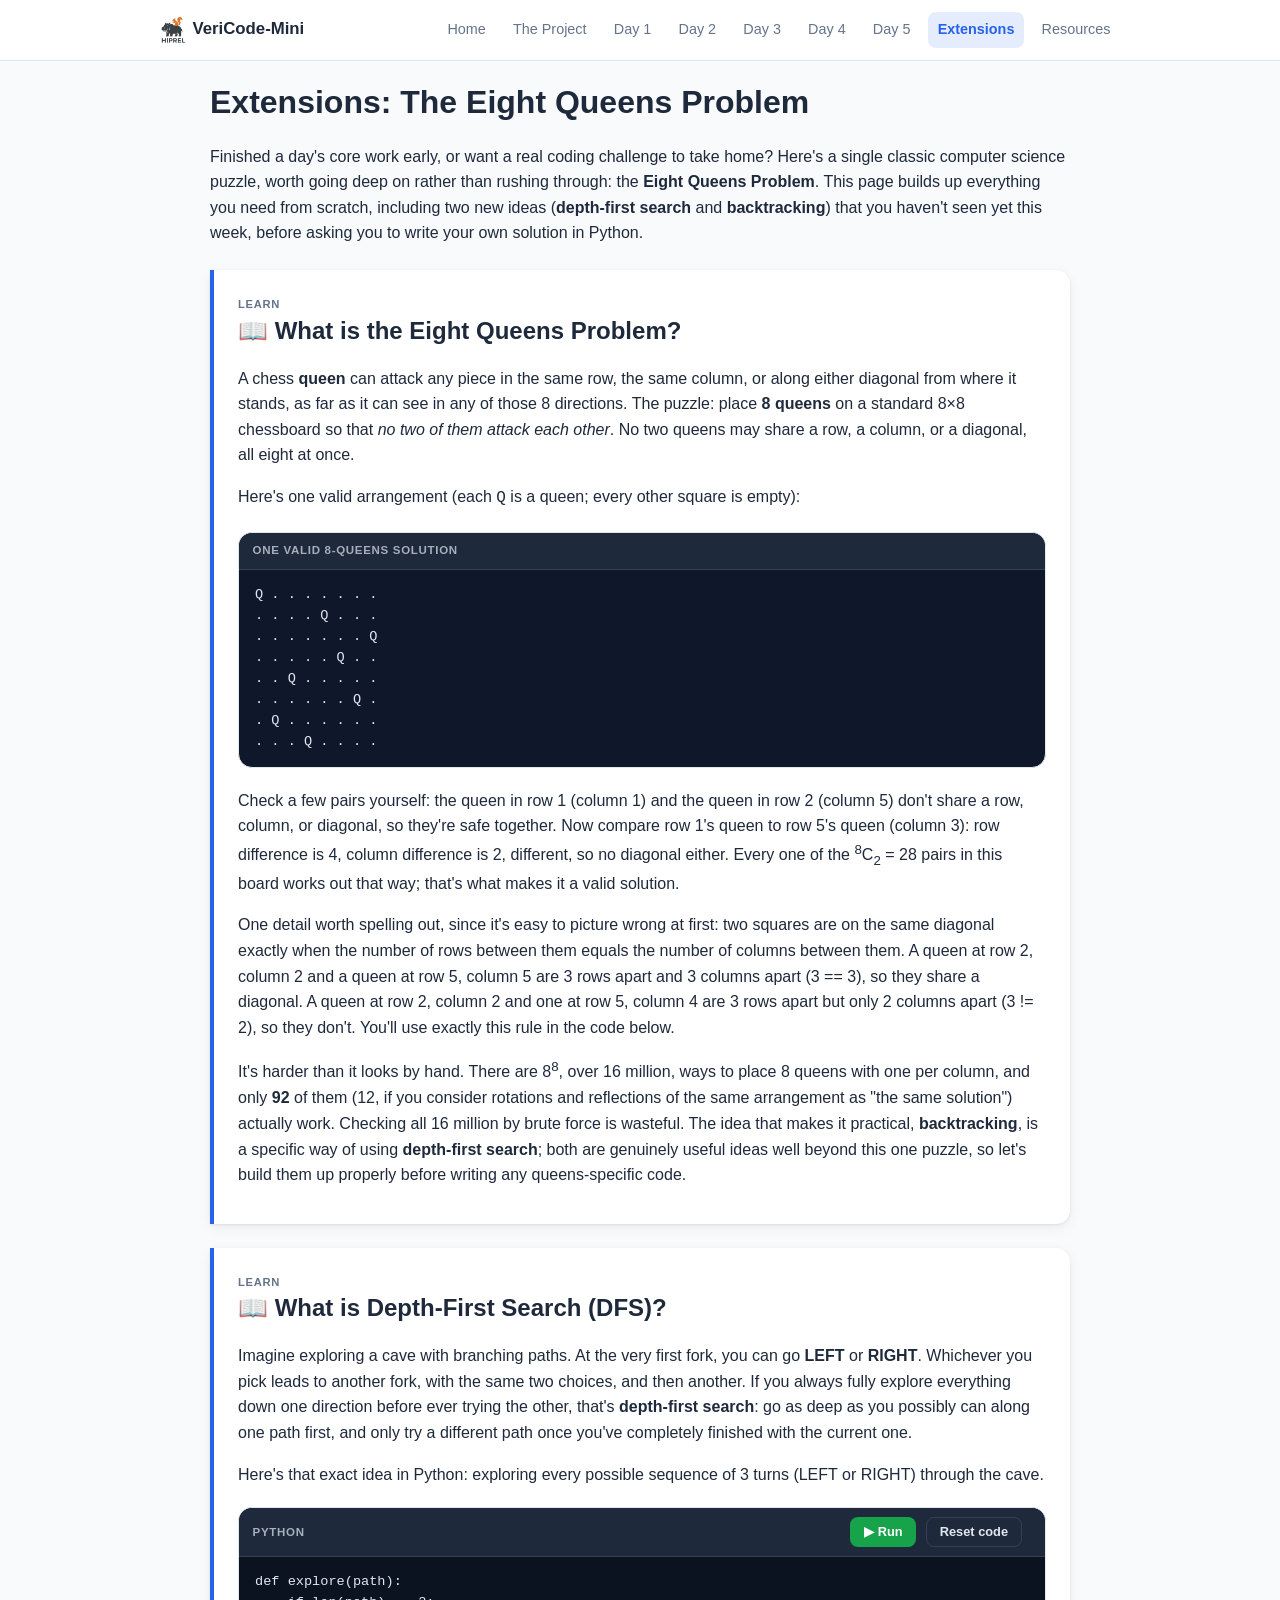
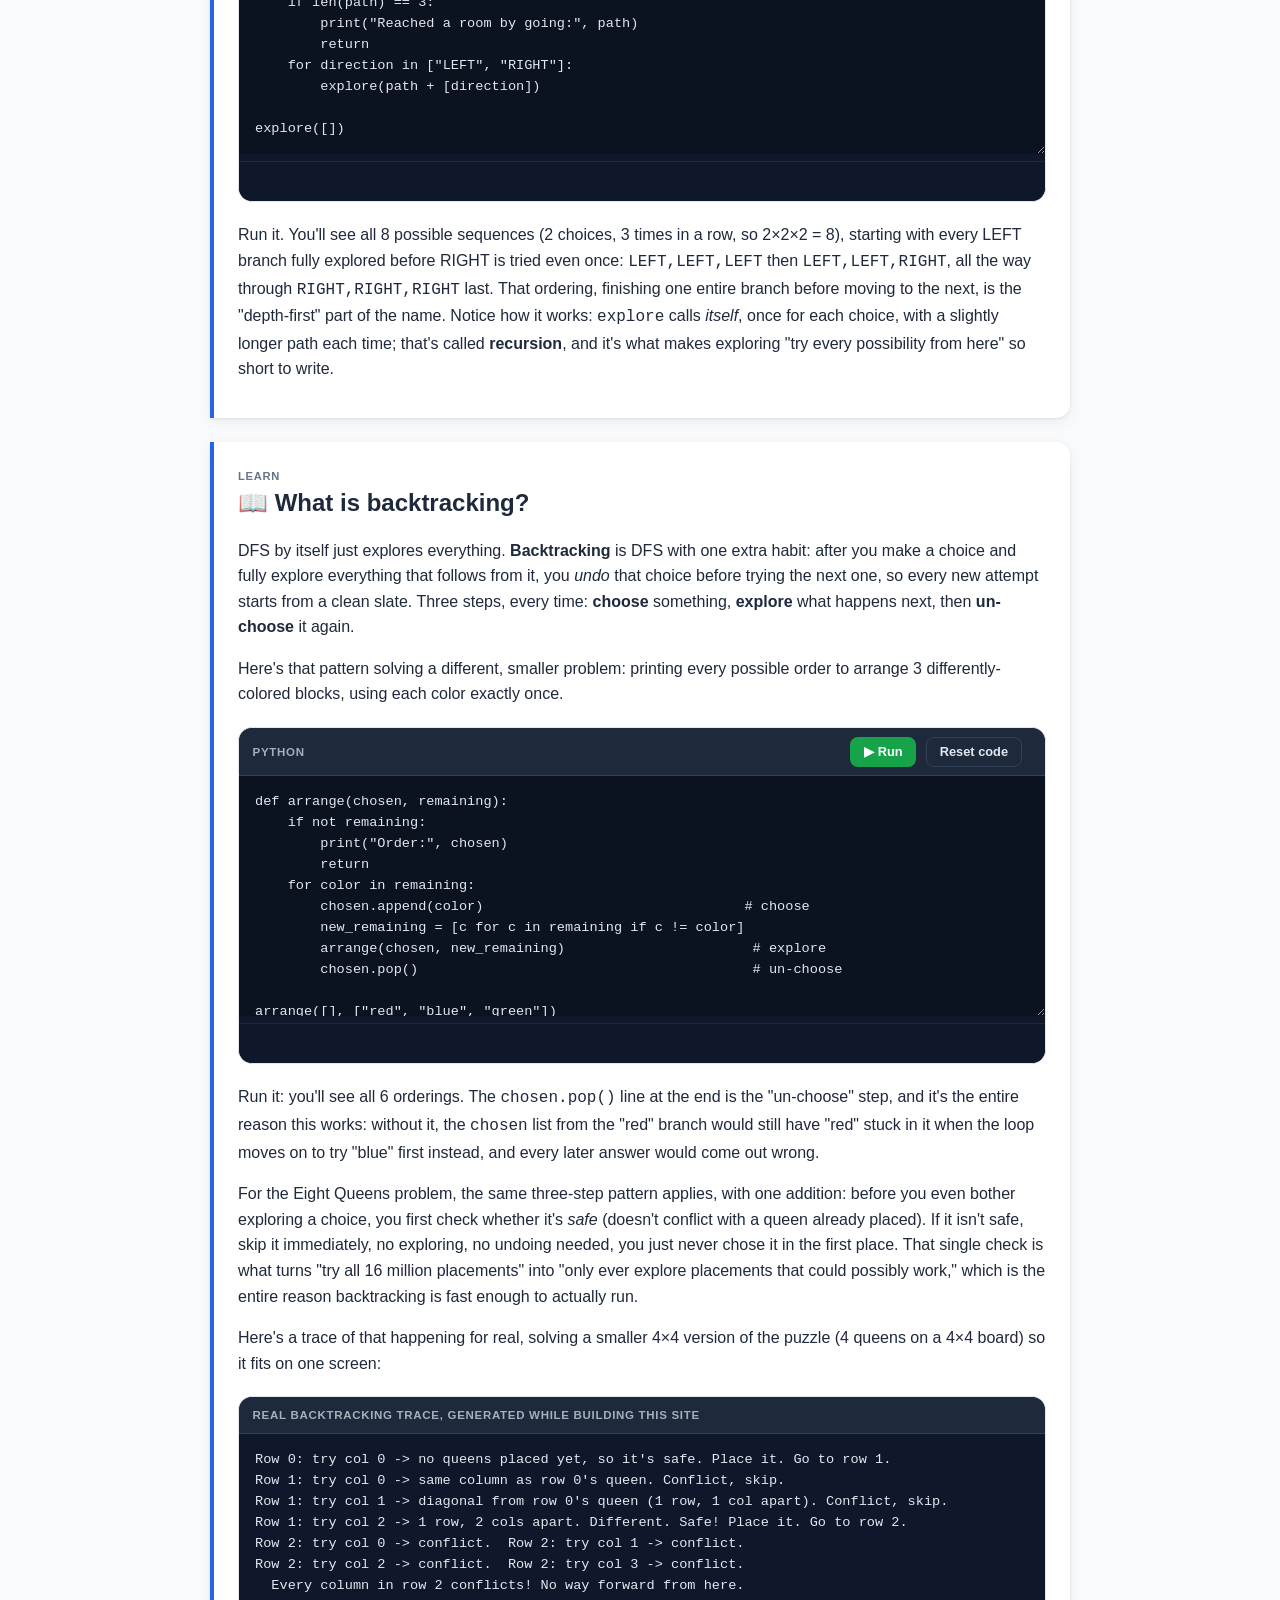
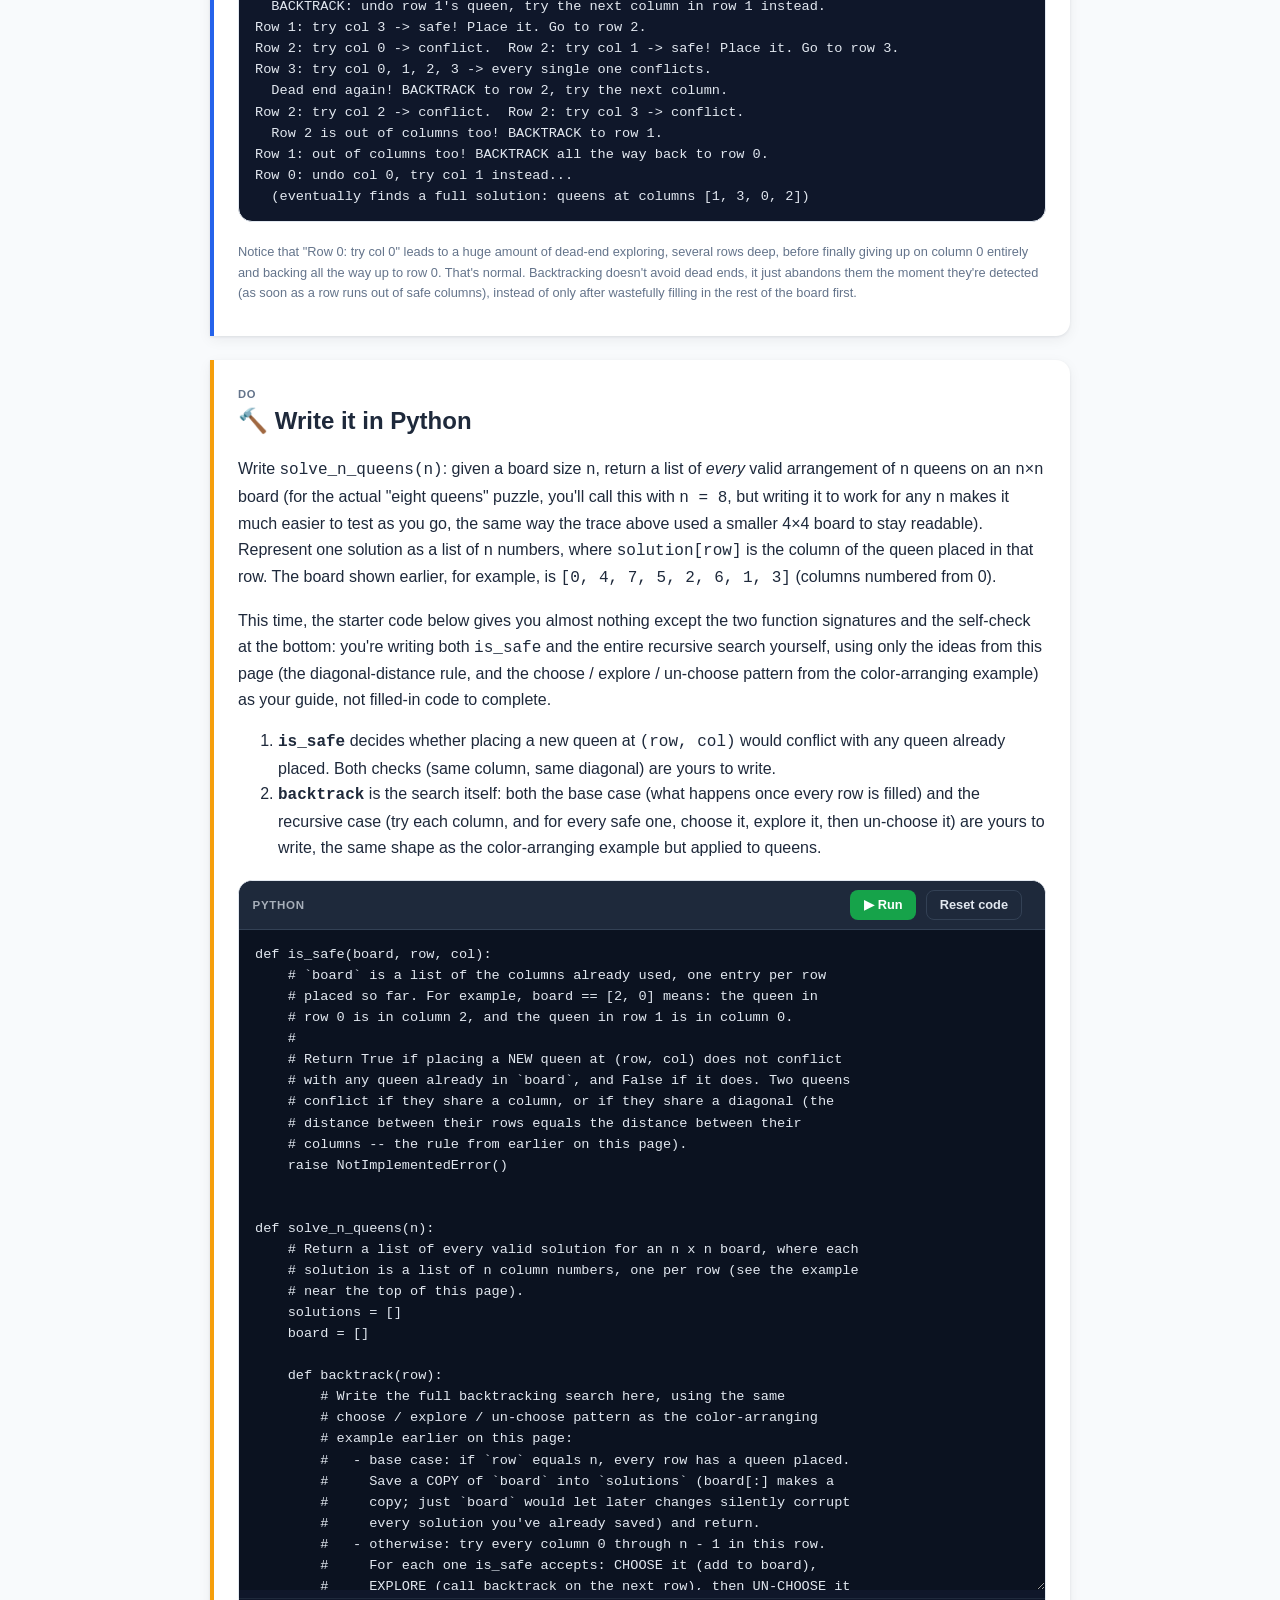
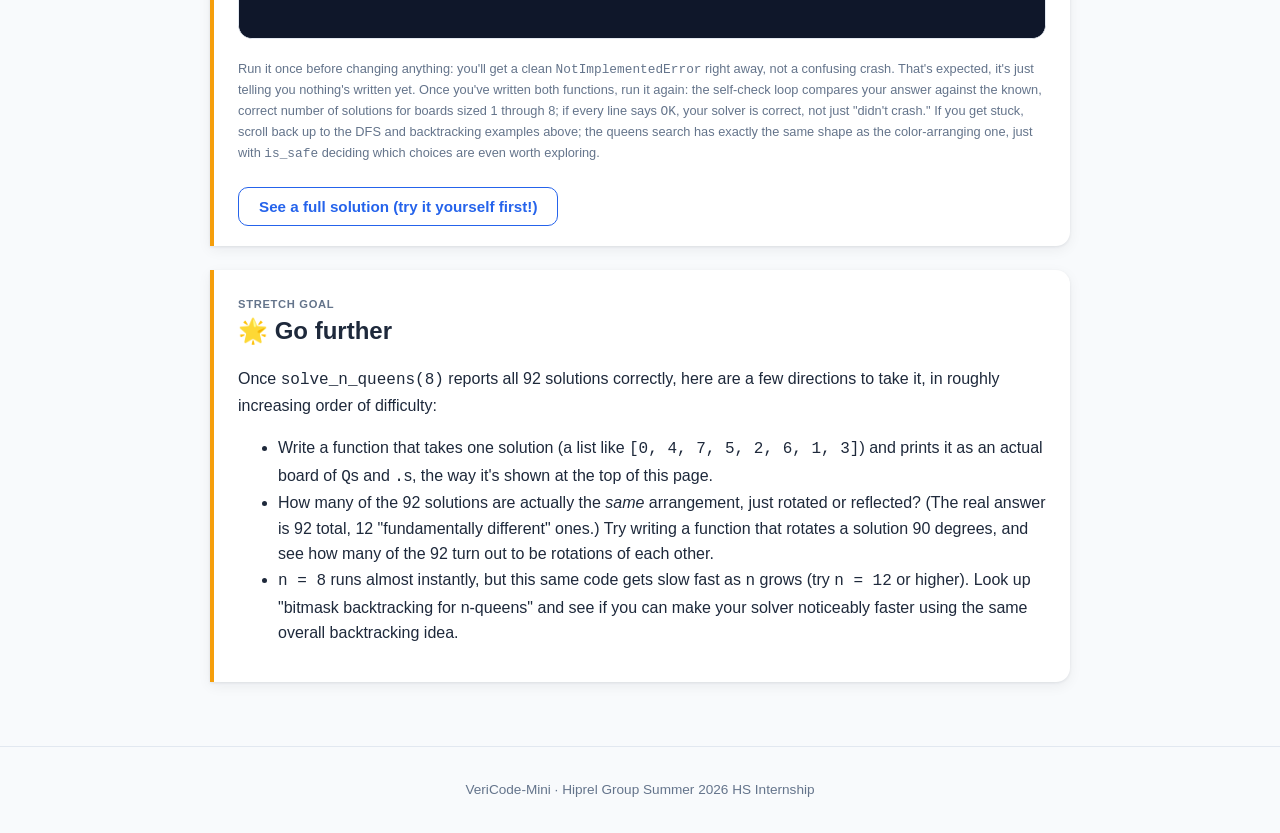
<file: extensions.html>
<!doctype html>
<html lang="en">
<head>
<meta charset="utf-8">
<meta name="viewport" content="width=device-width, initial-scale=1">
<title>Extensions: Eight Queens &middot; VeriCode-Mini</title>
<link rel="icon" href="icon/image_nontrans.png">
<link rel="stylesheet" href="css/style.css">
</head>
<body>
<header class="site-header">
  <div class="site-header-inner">
    <a class="brand" href="index.html"><img src="icon/image.png" alt="Hiprel Group" class="brand-icon">VeriCode-Mini</a>
    <button class="nav-toggle" aria-label="Toggle menu">☰</button>
    <nav class="site-nav">
      <a href="index.html">Home</a>
      <a href="project.html">The Project</a>
      <a href="day1.html">Day 1</a>
      <a href="day2.html">Day 2</a>
      <a href="day3.html">Day 3</a>
      <a href="day4.html">Day 4</a>
      <a href="day5.html">Day 5</a>
      <a href="extensions.html">Extensions</a>
      <a href="resources.html">Resources</a>
    </nav>
  </div>
</header>

<div class="container">
  <h1>Extensions: The Eight Queens Problem</h1>
  <p class="lead">
    Finished a day's core work early, or want a real coding challenge to take
    home? Here's a single classic computer science puzzle, worth going deep on
    rather than rushing through: the <strong>Eight Queens Problem</strong>. This
    page builds up everything you need from scratch, including two new ideas
    (<strong>depth-first search</strong> and <strong>backtracking</strong>) that
    you haven't seen yet this week, before asking you to write your own solution
    in Python.
  </p>

  <div class="section-block learn">
    <span class="section-tag">Learn</span>
    <h2>📖 What is the Eight Queens Problem?</h2>
    <p>
      A chess <strong>queen</strong> can attack any piece in the same row, the
      same column, or along either diagonal from where it stands, as far as it
      can see in any of those 8 directions. The puzzle: place
      <strong>8 queens</strong> on a standard 8&times;8 chessboard so that
      <em>no two of them attack each other</em>. No two queens may share a row,
      a column, or a diagonal, all eight at once.
    </p>
    <p>Here's one valid arrangement (each <code>Q</code> is a queen; every other square is empty):</p>
    <div class="code-block">
      <script type="text/plain" class="code-source">
Q . . . . . . .
. . . . Q . . .
. . . . . . . Q
. . . . . Q . .
. . Q . . . . .
. . . . . . Q .
. Q . . . . . .
. . . Q . . . .
      </script>
      <div class="code-toolbar">
        <span class="code-lang">One valid 8-queens solution</span>
      </div>
      <pre class="code-content"></pre>
    </div>
    <p>
      Check a few pairs yourself: the queen in row 1 (column 1) and the queen in
      row 2 (column 5) don't share a row, column, or diagonal, so they're safe
      together. Now compare row 1's queen to row 5's queen (column 3): row
      difference is 4, column difference is 2, different, so no diagonal either.
      Every one of the <sup>8</sup>C<sub>2</sub> = 28 pairs in this board works
      out that way; that's what makes it a valid solution.
    </p>
    <p>
      One detail worth spelling out, since it's easy to picture wrong at first:
      two squares are on the same diagonal exactly when the number of rows
      between them equals the number of columns between them. A queen at row 2,
      column 2 and a queen at row 5, column 5 are 3 rows apart and 3 columns
      apart (3 == 3), so they share a diagonal. A queen at row 2, column 2 and
      one at row 5, column 4 are 3 rows apart but only 2 columns apart (3 != 2),
      so they don't. You'll use exactly this rule in the code below.
    </p>
    <p>
      It's harder than it looks by hand. There are 8<sup>8</sup>, over 16
      million, ways to place 8 queens with one per column, and only
      <strong>92</strong> of them (12, if you consider rotations and reflections
      of the same arrangement as "the same solution") actually work. Checking
      all 16 million by brute force is wasteful. The idea that makes it
      practical, <strong>backtracking</strong>, is a specific way of using
      <strong>depth-first search</strong>; both are genuinely useful ideas well
      beyond this one puzzle, so let's build them up properly before writing any
      queens-specific code.
    </p>
  </div>

  <div class="section-block learn">
    <span class="section-tag">Learn</span>
    <h2>📖 What is Depth-First Search (DFS)?</h2>
    <p>
      Imagine exploring a cave with branching paths. At the very first fork, you
      can go <strong>LEFT</strong> or <strong>RIGHT</strong>. Whichever you pick
      leads to another fork, with the same two choices, and then another. If you
      always fully explore everything down one direction before ever trying the
      other, that's <strong>depth-first search</strong>: go as deep as you
      possibly can along one path first, and only try a different path once
      you've completely finished with the current one.
    </p>
    <p>
      Here's that exact idea in Python: exploring every possible sequence of 3
      turns (LEFT or RIGHT) through the cave.
    </p>
    <div class="playground" data-tool="python">
      <script type="text/plain" class="code-source">
def explore(path):
    if len(path) == 3:
        print("Reached a room by going:", path)
        return
    for direction in ["LEFT", "RIGHT"]:
        explore(path + [direction])

explore([])
      </script>
      <div class="code-toolbar">
        <span class="code-lang">Python</span>
        <button class="pg-run" type="button">&#9654; Run</button>
        <button class="pg-reset" type="button">Reset code</button>
        <span class="pg-status"></span>
      </div>
      <textarea class="pg-editor" spellcheck="false" rows="8"></textarea>
      <pre class="pg-output"></pre>
    </div>
    <p>
      Run it. You'll see all 8 possible sequences (2 choices, 3 times in a row,
      so 2&times;2&times;2 = 8), starting with every LEFT branch fully explored
      before RIGHT is tried even once: <code>LEFT,LEFT,LEFT</code> then
      <code>LEFT,LEFT,RIGHT</code>, all the way through
      <code>RIGHT,RIGHT,RIGHT</code> last. That ordering, finishing one entire
      branch before moving to the next, is the "depth-first" part of the name.
      Notice how it works: <code>explore</code> calls <em>itself</em>, once for
      each choice, with a slightly longer path each time; that's called
      <strong>recursion</strong>, and it's what makes exploring "try every
      possibility from here" so short to write.
    </p>
  </div>

  <div class="section-block learn">
    <span class="section-tag">Learn</span>
    <h2>📖 What is backtracking?</h2>
    <p>
      DFS by itself just explores everything. <strong>Backtracking</strong> is
      DFS with one extra habit: after you make a choice and fully explore
      everything that follows from it, you <em>undo</em> that choice before
      trying the next one, so every new attempt starts from a clean slate. Three
      steps, every time: <strong>choose</strong> something, <strong>explore</strong>
      what happens next, then <strong>un-choose</strong> it again.
    </p>
    <p>
      Here's that pattern solving a different, smaller problem: printing every
      possible order to arrange 3 differently-colored blocks, using each color
      exactly once.
    </p>
    <div class="playground" data-tool="python">
      <script type="text/plain" class="code-source">
def arrange(chosen, remaining):
    if not remaining:
        print("Order:", chosen)
        return
    for color in remaining:
        chosen.append(color)                                # choose
        new_remaining = [c for c in remaining if c != color]
        arrange(chosen, new_remaining)                       # explore
        chosen.pop()                                         # un-choose

arrange([], ["red", "blue", "green"])
      </script>
      <div class="code-toolbar">
        <span class="code-lang">Python</span>
        <button class="pg-run" type="button">&#9654; Run</button>
        <button class="pg-reset" type="button">Reset code</button>
        <span class="pg-status"></span>
      </div>
      <textarea class="pg-editor" spellcheck="false" rows="10"></textarea>
      <pre class="pg-output"></pre>
    </div>
    <p>
      Run it: you'll see all 6 orderings. The <code>chosen.pop()</code> line at
      the end is the "un-choose" step, and it's the entire reason this works:
      without it, the <code>chosen</code> list from the "red" branch would still
      have "red" stuck in it when the loop moves on to try "blue" first instead,
      and every later answer would come out wrong.
    </p>
    <p>
      For the Eight Queens problem, the same three-step pattern applies, with
      one addition: before you even bother exploring a choice, you first check
      whether it's <em>safe</em> (doesn't conflict with a queen already placed).
      If it isn't safe, skip it immediately, no exploring, no undoing needed,
      you just never chose it in the first place. That single check is what
      turns "try all 16 million placements" into "only ever explore placements
      that could possibly work," which is the entire reason backtracking is fast
      enough to actually run.
    </p>
    <p>Here's a trace of that happening for real, solving a smaller 4&times;4 version of the puzzle (4 queens on a 4&times;4 board) so it fits on one screen:</p>
    <div class="code-block">
      <script type="text/plain" class="code-source">
Row 0: try col 0 -> no queens placed yet, so it's safe. Place it. Go to row 1.
Row 1: try col 0 -> same column as row 0's queen. Conflict, skip.
Row 1: try col 1 -> diagonal from row 0's queen (1 row, 1 col apart). Conflict, skip.
Row 1: try col 2 -> 1 row, 2 cols apart. Different. Safe! Place it. Go to row 2.
Row 2: try col 0 -> conflict.  Row 2: try col 1 -> conflict.
Row 2: try col 2 -> conflict.  Row 2: try col 3 -> conflict.
  Every column in row 2 conflicts! No way forward from here.
  BACKTRACK: undo row 1's queen, try the next column in row 1 instead.
Row 1: try col 3 -> safe! Place it. Go to row 2.
Row 2: try col 0 -> conflict.  Row 2: try col 1 -> safe! Place it. Go to row 3.
Row 3: try col 0, 1, 2, 3 -> every single one conflicts.
  Dead end again! BACKTRACK to row 2, try the next column.
Row 2: try col 2 -> conflict.  Row 2: try col 3 -> conflict.
  Row 2 is out of columns too! BACKTRACK to row 1.
Row 1: out of columns too! BACKTRACK all the way back to row 0.
Row 0: undo col 0, try col 1 instead...
  (eventually finds a full solution: queens at columns [1, 3, 0, 2])
      </script>
      <div class="code-toolbar">
        <span class="code-lang">Real backtracking trace, generated while building this site</span>
      </div>
      <pre class="code-content"></pre>
    </div>
    <p class="worksheet-note">
      Notice that "Row 0: try col 0" leads to a huge amount of dead-end
      exploring, several rows deep, before finally giving up on column 0
      entirely and backing all the way up to row 0. That's normal. Backtracking
      doesn't avoid dead ends, it just abandons them the moment they're
      detected (as soon as a row runs out of safe columns), instead of only
      after wastefully filling in the rest of the board first.
    </p>
  </div>

  <div class="section-block do">
    <span class="section-tag">Do</span>
    <h2>🔨 Write it in Python</h2>
    <p>
      Write <code>solve_n_queens(n)</code>: given a board size <code>n</code>,
      return a list of <em>every</em> valid arrangement of <code>n</code> queens
      on an <code>n</code>&times;<code>n</code> board (for the actual "eight
      queens" puzzle, you'll call this with <code>n = 8</code>, but writing it
      to work for any <code>n</code> makes it much easier to test as you go,
      the same way the trace above used a smaller 4&times;4 board to stay
      readable). Represent one solution as a list of <code>n</code> numbers,
      where <code>solution[row]</code> is the column of the queen placed in
      that row. The board shown earlier, for example, is
      <code>[0, 4, 7, 5, 2, 6, 1, 3]</code> (columns numbered from 0).
    </p>
    <p>
      This time, the starter code below gives you almost nothing except the
      two function signatures and the self-check at the bottom: you're
      writing both <code>is_safe</code> and the entire recursive search
      yourself, using only the ideas from this page (the diagonal-distance
      rule, and the choose / explore / un-choose pattern from the
      color-arranging example) as your guide, not filled-in code to complete.
    </p>
    <ol>
      <li>
        <strong><code>is_safe</code></strong> decides whether placing a new
        queen at <code>(row, col)</code> would conflict with any queen already
        placed. Both checks (same column, same diagonal) are yours to write.
      </li>
      <li>
        <strong><code>backtrack</code></strong> is the search itself: both the
        base case (what happens once every row is filled) and the recursive
        case (try each column, and for every safe one, choose it, explore it,
        then un-choose it) are yours to write, the same shape as the
        color-arranging example but applied to queens.
      </li>
    </ol>
    <div class="playground" data-tool="python">
      <script type="text/plain" class="code-source">
def is_safe(board, row, col):
    # `board` is a list of the columns already used, one entry per row
    # placed so far. For example, board == [2, 0] means: the queen in
    # row 0 is in column 2, and the queen in row 1 is in column 0.
    #
    # Return True if placing a NEW queen at (row, col) does not conflict
    # with any queen already in `board`, and False if it does. Two queens
    # conflict if they share a column, or if they share a diagonal (the
    # distance between their rows equals the distance between their
    # columns -- the rule from earlier on this page).
    raise NotImplementedError()


def solve_n_queens(n):
    # Return a list of every valid solution for an n x n board, where each
    # solution is a list of n column numbers, one per row (see the example
    # near the top of this page).
    solutions = []
    board = []

    def backtrack(row):
        # Write the full backtracking search here, using the same
        # choose / explore / un-choose pattern as the color-arranging
        # example earlier on this page:
        #   - base case: if `row` equals n, every row has a queen placed.
        #     Save a COPY of `board` into `solutions` (board[:] makes a
        #     copy; just `board` would let later changes silently corrupt
        #     every solution you've already saved) and return.
        #   - otherwise: try every column 0 through n - 1 in this row.
        #     For each one is_safe accepts: CHOOSE it (add to board),
        #     EXPLORE (call backtrack on the next row), then UN-CHOOSE it
        #     (remove it from board) before trying the next column.
        raise NotImplementedError()

    backtrack(0)
    return solutions


# Self-check: compare against the known number of solutions for each size.
known_counts = {1: 1, 2: 0, 3: 0, 4: 2, 5: 10, 6: 4, 7: 40, 8: 92}
for n, expected in known_counts.items():
    actual = len(solve_n_queens(n))
    status = "OK" if actual == expected else "MISMATCH"
    print(f"n={n}: got {actual}, expected {expected}  [{status}]")
      </script>
      <div class="code-toolbar">
        <span class="code-lang">Python</span>
        <button class="pg-run" type="button">&#9654; Run</button>
        <button class="pg-reset" type="button">Reset code</button>
        <span class="pg-status"></span>
      </div>
      <textarea class="pg-editor" spellcheck="false" rows="30"></textarea>
      <pre class="pg-output"></pre>
    </div>
    <p class="worksheet-note">
      Run it once before changing anything: you'll get a clean
      <code>NotImplementedError</code> right away, not a confusing crash.
      That's expected, it's just telling you nothing's written yet. Once
      you've written both functions, run it again: the self-check loop
      compares your answer against the known, correct number of solutions for
      boards sized 1 through 8; if every line says <code>OK</code>, your
      solver is correct, not just "didn't crash." If you get stuck, scroll
      back up to the DFS and backtracking examples above; the queens search
      has exactly the same shape as the color-arranging one, just with
      <code>is_safe</code> deciding which choices are even worth exploring.
    </p>
    <button class="reveal-btn btn btn-outline" data-target="solved-eight-queens" data-hide-label="Hide solution" type="button">See a full solution (try it yourself first!)</button>
    <div class="reveal-answer" id="solved-eight-queens">
      <div class="code-block">
        <script type="text/plain" class="code-source">
def is_safe(board, row, col):
    for r in range(row):
        c = board[r]
        if c == col or abs(row - r) == abs(col - c):
            return False
    return True

def solve_n_queens(n):
    solutions = []
    board = []

    def backtrack(row):
        if row == n:
            solutions.append(board[:])
            return
        for col in range(n):
            if is_safe(board, row, col):
                board.append(col)
                backtrack(row + 1)
                board.pop()

    backtrack(0)
    return solutions
        </script>
        <div class="code-toolbar">
          <span class="code-lang">Python</span>
          <button class="copy-btn" type="button">📋 Copy code</button>
        </div>
        <pre class="code-content"></pre>
      </div>
      <p class="worksheet-note">
        Confirmed while building this site: this exact code reports
        <code>OK</code> for all eight sizes, 1 through 8. Notice
        <code>is_safe</code> only ever has to look at rows already placed, and
        <code>board.pop()</code> right after each recursive call is what
        actually makes this backtracking instead of just a nested loop; without
        it, columns from an abandoned attempt would stick around and corrupt
        every later attempt in the same branch, exactly the same bug as
        forgetting <code>chosen.pop()</code> in the color-arranging example
        earlier.
      </p>
    </div>
  </div>

  <div class="section-block do">
    <span class="section-tag">Stretch goal</span>
    <h2>🌟 Go further</h2>
    <p>Once <code>solve_n_queens(8)</code> reports all 92 solutions correctly, here are a few directions to take it, in roughly increasing order of difficulty:</p>
    <ul>
      <li>Write a function that takes one solution (a list like <code>[0, 4, 7, 5, 2, 6, 1, 3]</code>) and prints it as an actual board of <code>Q</code>s and <code>.</code>s, the way it's shown at the top of this page.</li>
      <li>How many of the 92 solutions are actually the <em>same</em> arrangement, just rotated or reflected? (The real answer is 92 total, 12 "fundamentally different" ones.) Try writing a function that rotates a solution 90 degrees, and see how many of the 92 turn out to be rotations of each other.</li>
      <li><code>n = 8</code> runs almost instantly, but this same code gets slow fast as <code>n</code> grows (try <code>n = 12</code> or higher). Look up "bitmask backtracking for n-queens" and see if you can make your solver noticeably faster using the same overall backtracking idea.</li>
    </ul>
  </div>
</div>

<footer class="site-footer">
  <div class="container">VeriCode-Mini &middot; Hiprel Group Summer 2026 HS Internship</div>
</footer>

<script src="js/site.js"></script>
<script src="js/codeblock.js"></script>
<script src="js/playground.js"></script>
<script src="js/reveal.js"></script>
</body>
</html>
</file>
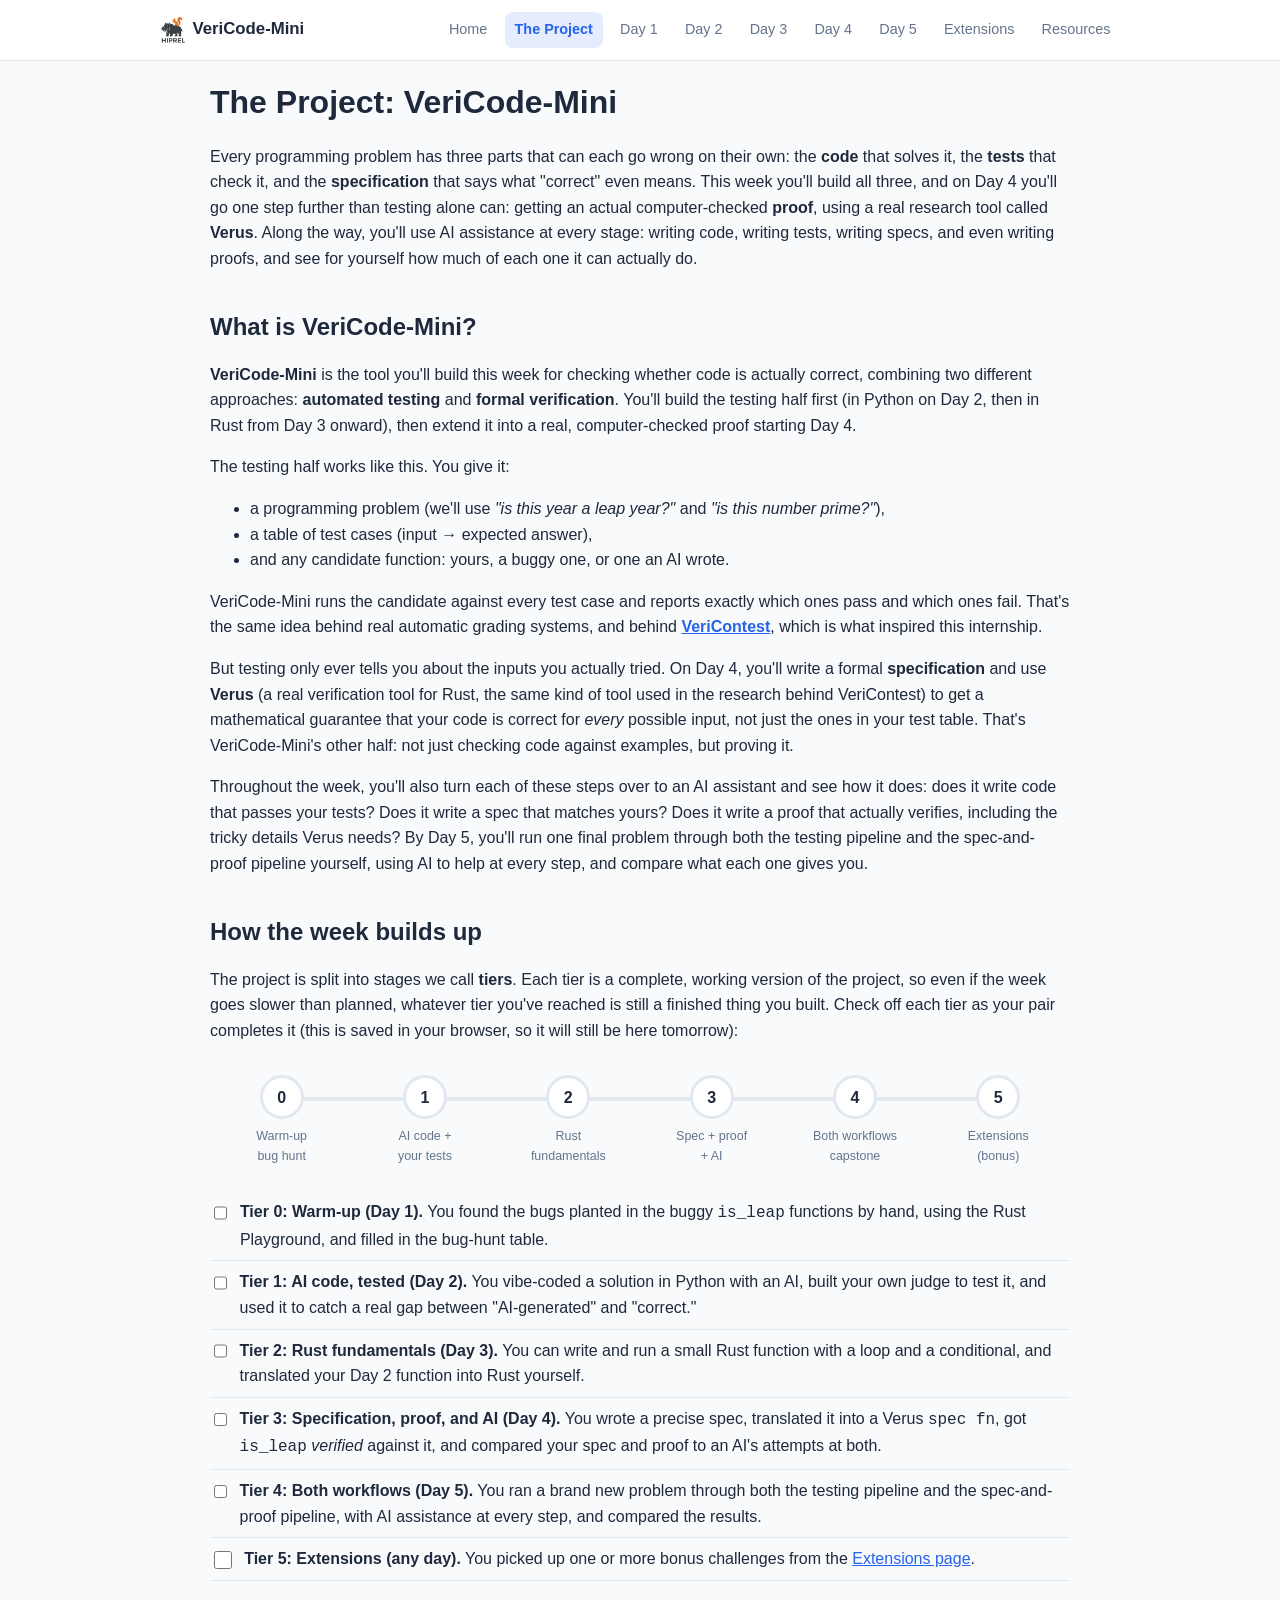
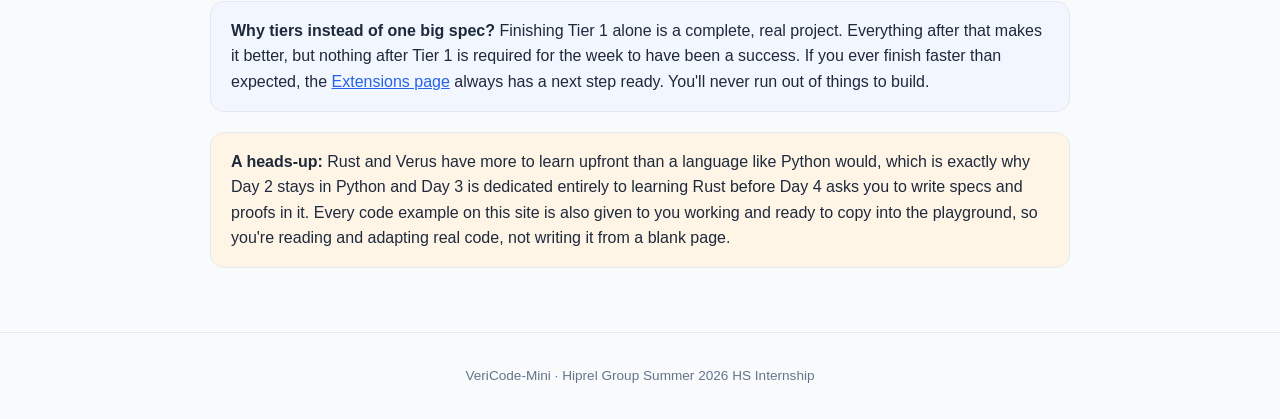
<file: project.html>
<!doctype html>
<html lang="en">
<head>
<meta charset="utf-8">
<meta name="viewport" content="width=device-width, initial-scale=1">
<title>The Project &middot; VeriCode-Mini</title>
<link rel="icon" href="icon/image_nontrans.png">
<link rel="stylesheet" href="css/style.css">
</head>
<body>
<header class="site-header">
  <div class="site-header-inner">
    <a class="brand" href="index.html"><img src="icon/image.png" alt="Hiprel Group" class="brand-icon">VeriCode-Mini</a>
    <button class="nav-toggle" aria-label="Toggle menu">☰</button>
    <nav class="site-nav">
      <a href="index.html">Home</a>
      <a href="project.html">The Project</a>
      <a href="day1.html">Day 1</a>
      <a href="day2.html">Day 2</a>
      <a href="day3.html">Day 3</a>
      <a href="day4.html">Day 4</a>
      <a href="day5.html">Day 5</a>
      <a href="extensions.html">Extensions</a>
      <a href="resources.html">Resources</a>
    </nav>
  </div>
</header>

<div class="container">
  <h1>The Project: VeriCode-Mini</h1>
  <p class="lead">
    Every programming problem has three parts that can each go wrong on their own:
    the <strong>code</strong> that solves it, the <strong>tests</strong> that check it,
    and the <strong>specification</strong> that says what "correct" even means. This
    week you'll build all three, and on Day 4 you'll go one step further than testing
    alone can: getting an actual computer-checked <strong>proof</strong>, using a real
    research tool called <strong>Verus</strong>. Along the way, you'll use AI
    assistance at every stage: writing code, writing tests, writing specs, and even
    writing proofs, and see for yourself how much of each one it can actually do.
  </p>

  <h2>What is VeriCode-Mini?</h2>
  <p>
    <strong>VeriCode-Mini</strong> is the tool you'll build this week for checking
    whether code is actually correct, combining two different approaches:
    <strong>automated testing</strong> and <strong>formal verification</strong>.
    You'll build the testing half first (in Python on Day 2, then in Rust from
    Day 3 onward), then extend it into a real, computer-checked proof starting
    Day 4.
  </p>
  <p>The testing half works like this. You give it:</p>
  <ul>
    <li>a programming problem (we'll use <em>"is this year a leap year?"</em> and <em>"is this number prime?"</em>),</li>
    <li>a table of test cases (input &rarr; expected answer),</li>
    <li>and any candidate function: yours, a buggy one, or one an AI wrote.</li>
  </ul>
  <p>
    VeriCode-Mini runs the candidate against every test case and reports exactly which
    ones pass and which ones fail. That's the same idea behind real automatic grading
    systems, and behind <a href="https://hiprel-group.github.io/VeriContest/" target="_blank" rel="noopener"><strong>VeriContest</strong></a>, which is what inspired this
    internship.
  </p>
  <p>
    But testing only ever tells you about the inputs you actually tried. On Day 4,
    you'll write a formal <strong>specification</strong> and use <strong>Verus</strong>
    (a real verification tool for Rust, the same kind of tool used in the
    research behind VeriContest) to get a mathematical guarantee that your code
    is correct for <em>every</em> possible input, not just the ones in your test table.
    That's VeriCode-Mini's other half: not just checking code against examples, but
    proving it.
  </p>
  <p>
    Throughout the week, you'll also turn each of these steps over to an AI assistant
    and see how it does: does it write code that passes your tests? Does it write a
    spec that matches yours? Does it write a proof that actually verifies, including
    the tricky details Verus needs? By Day 5, you'll run one final problem through
    both the testing pipeline and the spec-and-proof pipeline yourself, using AI to
    help at every step, and compare what each one gives you.
  </p>

  <h2>How the week builds up</h2>
  <p>
    The project is split into stages we call <strong>tiers</strong>. Each tier is a
    complete, working version of the project, so even if the week goes slower
    than planned, whatever tier you've reached is still a finished thing you built.
    Check off each tier as your pair completes it (this is saved in your browser, so it
    will still be here tomorrow):
  </p>

  <div class="diagram">
    <div class="tier-track">
      <div class="tier-node-wrap" data-tier="0">
        <div class="tier-node" data-tier="0">0</div>
        <div class="tier-label">Warm-up<br>bug hunt</div>
      </div>
      <div class="tier-node-wrap" data-tier="1">
        <div class="tier-node" data-tier="1">1</div>
        <div class="tier-label">AI code +<br>your tests</div>
      </div>
      <div class="tier-node-wrap" data-tier="2">
        <div class="tier-node" data-tier="2">2</div>
        <div class="tier-label">Rust<br>fundamentals</div>
      </div>
      <div class="tier-node-wrap" data-tier="3">
        <div class="tier-node" data-tier="3">3</div>
        <div class="tier-label">Spec + proof<br>+ AI</div>
      </div>
      <div class="tier-node-wrap" data-tier="4">
        <div class="tier-node" data-tier="4">4</div>
        <div class="tier-label">Both workflows<br>capstone</div>
      </div>
      <div class="tier-node-wrap" data-tier="5">
        <div class="tier-node" data-tier="5">5</div>
        <div class="tier-label">Extensions<br>(bonus)</div>
      </div>
    </div>
  </div>

  <ul class="tier-list">
    <li><input type="checkbox" class="tier-check" value="0" id="t0"><label for="t0"><strong>Tier 0: Warm-up (Day 1).</strong> You found the bugs planted in the buggy <code>is_leap</code> functions by hand, using the Rust Playground, and filled in the bug-hunt table.</label></li>
    <li><input type="checkbox" class="tier-check" value="1" id="t1"><label for="t1"><strong>Tier 1: AI code, tested (Day 2).</strong> You vibe-coded a solution in Python with an AI, built your own judge to test it, and used it to catch a real gap between "AI-generated" and "correct."</label></li>
    <li><input type="checkbox" class="tier-check" value="2" id="t2"><label for="t2"><strong>Tier 2: Rust fundamentals (Day 3).</strong> You can write and run a small Rust function with a loop and a conditional, and translated your Day 2 function into Rust yourself.</label></li>
    <li><input type="checkbox" class="tier-check" value="3" id="t3"><label for="t3"><strong>Tier 3: Specification, proof, and AI (Day 4).</strong> You wrote a precise spec, translated it into a Verus <code>spec fn</code>, got <code>is_leap</code> <em>verified</em> against it, and compared your spec and proof to an AI's attempts at both.</label></li>
    <li><input type="checkbox" class="tier-check" value="4" id="t4"><label for="t4"><strong>Tier 4: Both workflows (Day 5).</strong> You ran a brand new problem through both the testing pipeline and the spec-and-proof pipeline, with AI assistance at every step, and compared the results.</label></li>
    <li><input type="checkbox" class="tier-check" value="5" id="t5"><label for="t5"><strong>Tier 5: Extensions (any day).</strong> You picked up one or more bonus challenges from the <a href="extensions.html">Extensions page</a>.</label></li>
  </ul>

  <div class="callout tip">
    <strong>Why tiers instead of one big spec?</strong> Finishing Tier 1 alone is a
    complete, real project. Everything after that makes it better, but nothing after
    Tier 1 is required for the week to have been a success. If you ever finish faster
    than expected, the <a href="extensions.html">Extensions page</a> always has a next
    step ready. You'll never run out of things to build.
  </div>

  <div class="callout warn">
    <strong>A heads-up:</strong> Rust and Verus have more to learn upfront than a
    language like Python would, which is exactly why Day 2 stays in Python and Day 3
    is dedicated entirely to learning Rust before Day 4 asks you to write specs and
    proofs in it. Every code example on this site is also given to you working and
    ready to copy into the playground, so you're reading and adapting real code, not
    writing it from a blank page.
  </div>
</div>

<footer class="site-footer">
  <div class="container">VeriCode-Mini &middot; Hiprel Group Summer 2026 HS Internship</div>
</footer>

<script src="js/site.js"></script>
<script src="js/checklist.js"></script>
</body>
</html>
</file>
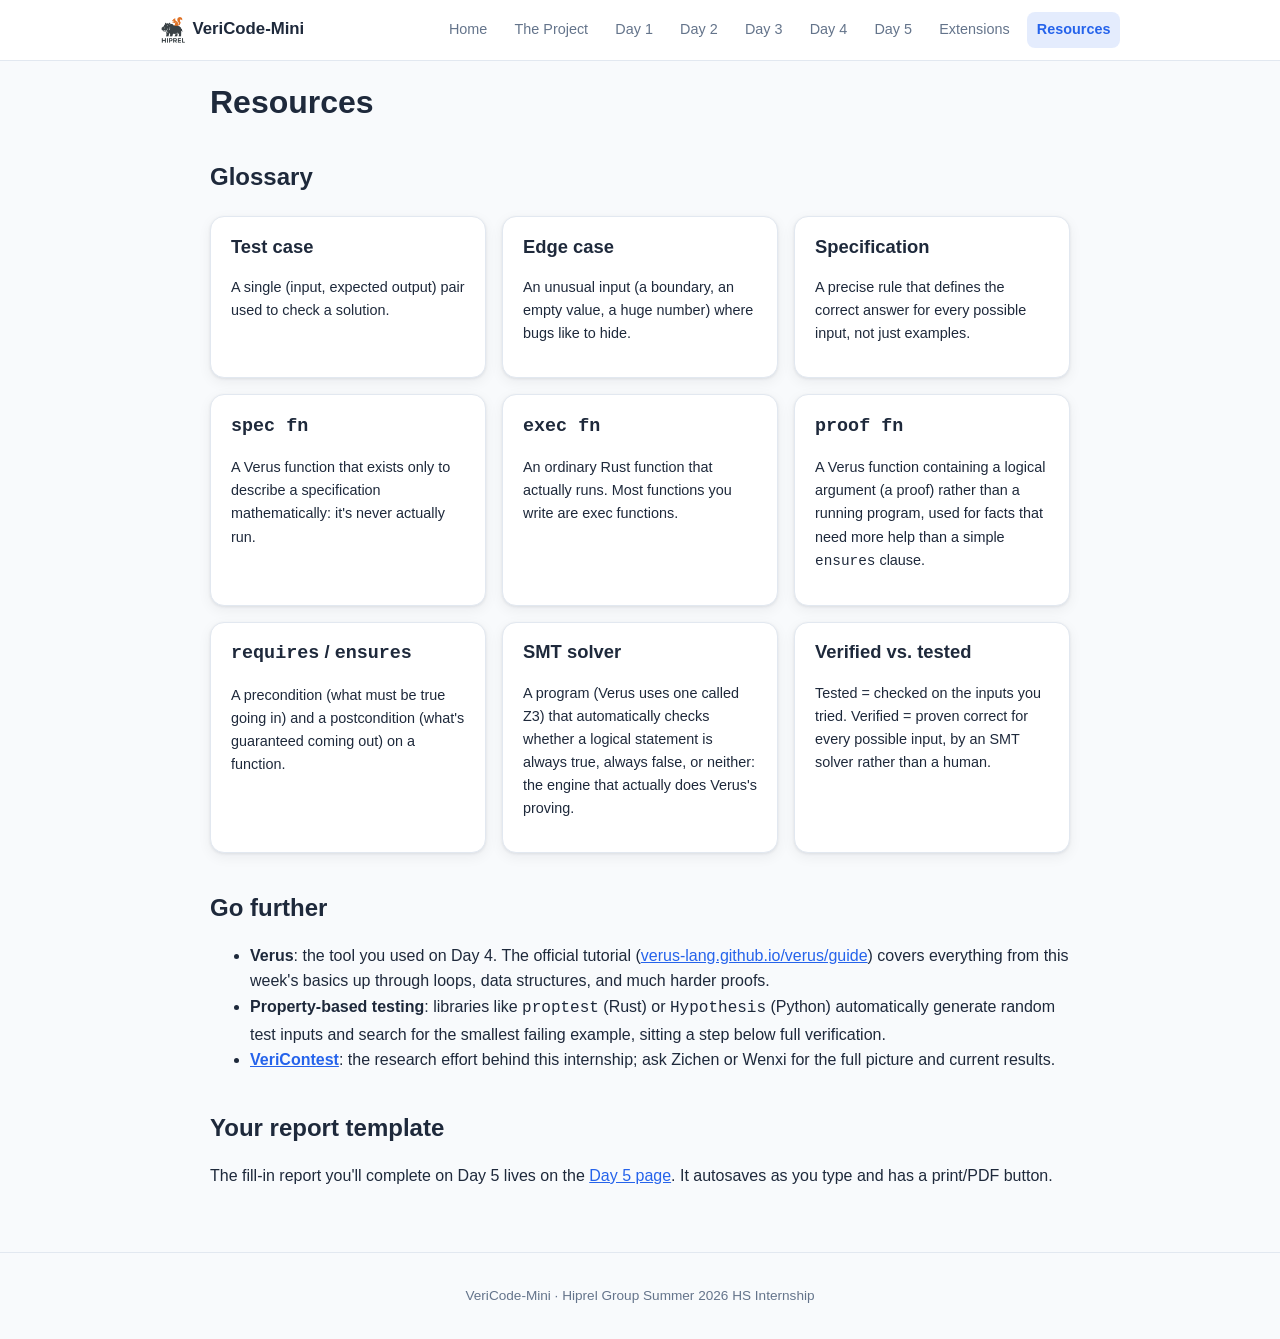
<file: resources.html>
<!doctype html>
<html lang="en">
<head>
<meta charset="utf-8">
<meta name="viewport" content="width=device-width, initial-scale=1">
<title>Resources &middot; VeriCode-Mini</title>
<link rel="icon" href="icon/image_nontrans.png">
<link rel="stylesheet" href="css/style.css">
</head>
<body>
<header class="site-header">
  <div class="site-header-inner">
    <a class="brand" href="index.html"><img src="icon/image.png" alt="Hiprel Group" class="brand-icon">VeriCode-Mini</a>
    <button class="nav-toggle" aria-label="Toggle menu">☰</button>
    <nav class="site-nav">
      <a href="index.html">Home</a>
      <a href="project.html">The Project</a>
      <a href="day1.html">Day 1</a>
      <a href="day2.html">Day 2</a>
      <a href="day3.html">Day 3</a>
      <a href="day4.html">Day 4</a>
      <a href="day5.html">Day 5</a>
      <a href="extensions.html">Extensions</a>
      <a href="resources.html">Resources</a>
    </nav>
  </div>
</header>

<div class="container">
  <h1>Resources</h1>

  <h2>Glossary</h2>
  <div class="card-grid">
    <div class="card"><h3>Test case</h3><p style="font-size:0.9rem;">A single (input, expected output) pair used to check a solution.</p></div>
    <div class="card"><h3>Edge case</h3><p style="font-size:0.9rem;">An unusual input (a boundary, an empty value, a huge number) where bugs like to hide.</p></div>
    <div class="card"><h3>Specification</h3><p style="font-size:0.9rem;">A precise rule that defines the correct answer for every possible input, not just examples.</p></div>
    <div class="card"><h3><code>spec fn</code></h3><p style="font-size:0.9rem;">A Verus function that exists only to describe a specification mathematically: it's never actually run.</p></div>
    <div class="card"><h3><code>exec fn</code></h3><p style="font-size:0.9rem;">An ordinary Rust function that actually runs. Most functions you write are exec functions.</p></div>
    <div class="card"><h3><code>proof fn</code></h3><p style="font-size:0.9rem;">A Verus function containing a logical argument (a proof) rather than a running program, used for facts that need more help than a simple <code>ensures</code> clause.</p></div>
    <div class="card"><h3><code>requires</code> / <code>ensures</code></h3><p style="font-size:0.9rem;">A precondition (what must be true going in) and a postcondition (what's guaranteed coming out) on a function.</p></div>
    <div class="card"><h3>SMT solver</h3><p style="font-size:0.9rem;">A program (Verus uses one called Z3) that automatically checks whether a logical statement is always true, always false, or neither: the engine that actually does Verus's proving.</p></div>
    <div class="card"><h3>Verified vs. tested</h3><p style="font-size:0.9rem;">Tested = checked on the inputs you tried. Verified = proven correct for every possible input, by an SMT solver rather than a human.</p></div>
  </div>

  <h2>Go further</h2>
  <ul>
    <li><strong>Verus</strong>: the tool you used on Day 4. The official tutorial (<a href="https://verus-lang.github.io/verus/guide/">verus-lang.github.io/verus/guide</a>) covers everything from this week's basics up through loops, data structures, and much harder proofs.</li>
    <li><strong>Property-based testing</strong>: libraries like <code>proptest</code> (Rust) or <code>Hypothesis</code> (Python) automatically generate random test inputs and search for the smallest failing example, sitting a step below full verification.</li>
    <li><strong><a href="https://hiprel-group.github.io/VeriContest/" target="_blank" rel="noopener">VeriContest</a></strong>: the research effort behind this internship; ask Zichen or Wenxi for the full picture and current results.</li>
  </ul>

  <h2>Your report template</h2>
  <p>The fill-in report you'll complete on Day 5 lives on the <a href="day5.html">Day 5 page</a>. It autosaves as you type and has a print/PDF button.</p>
</div>

<footer class="site-footer">
  <div class="container">VeriCode-Mini &middot; Hiprel Group Summer 2026 HS Internship</div>
</footer>

<script src="js/site.js"></script>
</body>
</html>
</file>
<file: css/style.css>
/* ===== Design tokens ===== */
:root {
  --bg: #f8fafc;
  --bg-card: #ffffff;
  --text: #1e293b;
  --text-muted: #64748b;
  --primary: #2563eb;
  --primary-dark: #1d4ed8;
  --accent: #f59e0b;
  --success: #16a34a;
  --success-bg: #dcfce7;
  --danger: #dc2626;
  --danger-bg: #fee2e2;
  --border: #e2e8f0;
  --radius: 14px;
  --shadow: 0 1px 3px rgba(15, 23, 42, 0.08), 0 4px 14px rgba(15, 23, 42, 0.06);
  --term-bg: #0f172a;
  --term-text: #e2e8f0;
  --term-green: #4ade80;
  --term-red: #f87171;
  --font-body: -apple-system, BlinkMacSystemFont, "Segoe UI", Roboto, Helvetica, Arial, sans-serif;
  --font-mono: ui-monospace, SFMono-Regular, Menlo, Consolas, "Liberation Mono", monospace;
}

@media (prefers-color-scheme: dark) {
  :root {
    --bg: #0b1220;
    --bg-card: #131c2e;
    --text: #e2e8f0;
    --text-muted: #94a3b8;
    --border: #253248;
    --success-bg: #113322;
    --danger-bg: #3a1414;
    --shadow: 0 1px 3px rgba(0, 0, 0, 0.4), 0 4px 14px rgba(0, 0, 0, 0.3);
  }
}

* { box-sizing: border-box; }
html { scroll-behavior: smooth; }
body {
  margin: 0;
  font-family: var(--font-body);
  background: var(--bg);
  color: var(--text);
  line-height: 1.6;
}
h1, h2, h3, h4 { line-height: 1.25; }
h1 { font-size: 2rem; }
h2 { font-size: 1.5rem; margin-top: 2.5rem; }
h3 { font-size: 1.15rem; }
p { color: var(--text); }
a { color: var(--primary); }
code, pre, textarea, .mono { font-family: var(--font-mono); }
.container {
  max-width: 900px;
  margin: 0 auto;
  padding: 0 1.25rem;
}

/* ===== Header / nav ===== */
.site-header {
  position: sticky;
  top: 0;
  z-index: 20;
  background: var(--bg-card);
  border-bottom: 1px solid var(--border);
}
.site-header-inner {
  max-width: 1000px;
  margin: 0 auto;
  padding: 0.75rem 1.25rem;
  display: flex;
  align-items: center;
  justify-content: space-between;
  gap: 1rem;
}
.brand {
  font-weight: 700;
  font-size: 1.05rem;
  text-decoration: none;
  color: var(--text);
  display: flex;
  align-items: center;
  gap: 0.4rem;
  white-space: nowrap;
}
.brand-icon {
  height: 26px;
  width: 26px;
  object-fit: contain;
}
.nav-toggle {
  display: none;
  background: none;
  border: 1px solid var(--border);
  border-radius: 8px;
  padding: 0.4rem 0.6rem;
  font-size: 1rem;
  cursor: pointer;
  color: var(--text);
}
.site-nav {
  display: flex;
  flex-wrap: wrap;
  gap: 0.25rem 0.5rem;
  justify-content: flex-end;
}
.site-nav a {
  color: var(--text-muted);
  text-decoration: none;
  font-size: 0.9rem;
  padding: 0.4rem 0.6rem;
  border-radius: 8px;
  white-space: nowrap;
}
.site-nav a:hover { background: var(--bg); color: var(--text); }
.site-nav a.active { color: var(--primary); font-weight: 600; background: color-mix(in srgb, var(--primary) 12%, transparent); }

@media (max-width: 760px) {
  .nav-toggle { display: inline-block; }
  .site-nav {
    display: none;
    flex-direction: column;
    width: 100%;
    padding-top: 0.5rem;
  }
  .site-nav.open { display: flex; }
  .site-header-inner { flex-wrap: wrap; }
}

/* ===== Hero ===== */
.hero {
  padding: 3rem 0 2rem;
  text-align: center;
}
.hero h1 { font-size: 2.25rem; margin-bottom: 0.5rem; }
.hero p.lead { font-size: 1.15rem; color: var(--text-muted); max-width: 640px; margin: 0 auto 1.5rem; }
.hero-actions { display: flex; gap: 0.75rem; justify-content: center; flex-wrap: wrap; }

.btn {
  display: inline-block;
  padding: 0.65rem 1.25rem;
  border-radius: 10px;
  text-decoration: none;
  font-weight: 600;
  font-size: 0.95rem;
  border: 1px solid transparent;
  cursor: pointer;
}
.btn-primary { background: var(--primary); color: #fff; }
.btn-primary:hover { background: var(--primary-dark); }
.btn-outline { background: transparent; color: var(--primary); border-color: var(--primary); }
.btn-outline:hover { background: color-mix(in srgb, var(--primary) 10%, transparent); }

/* ===== Schedule table ===== */
table.schedule { width: 100%; border-collapse: collapse; margin: 1.5rem 0; }
table.schedule th, table.schedule td {
  border: 1px solid var(--border);
  padding: 0.6rem 0.75rem;
  text-align: left;
  font-size: 0.92rem;
  vertical-align: top;
}
table.schedule th { background: var(--bg); }

/* ===== Cards / grids ===== */
.card-grid {
  display: grid;
  grid-template-columns: repeat(auto-fit, minmax(230px, 1fr));
  gap: 1rem;
  margin: 1.5rem 0;
}
.card {
  background: var(--bg-card);
  border: 1px solid var(--border);
  border-radius: var(--radius);
  padding: 1.1rem 1.25rem;
  box-shadow: var(--shadow);
}
.card h3 { margin-top: 0; }
.day-card {
  text-decoration: none;
  color: inherit;
  display: block;
  transition: transform 0.15s ease, box-shadow 0.15s ease;
}
.day-card:hover { transform: translateY(-3px); box-shadow: 0 6px 20px rgba(15, 23, 42, 0.12); }
.day-badge {
  display: inline-block;
  background: var(--primary);
  color: #fff;
  font-size: 0.75rem;
  font-weight: 700;
  padding: 0.2rem 0.55rem;
  border-radius: 999px;
  margin-bottom: 0.5rem;
}

/* ===== Day-page section blocks ===== */
.section-block {
  border-left: 4px solid var(--primary);
  background: var(--bg-card);
  border-radius: 0 var(--radius) var(--radius) 0;
  padding: 1.25rem 1.5rem;
  margin: 1.5rem 0;
  box-shadow: var(--shadow);
}
.section-block.learn { border-color: var(--primary); }
.section-block.do { border-color: var(--accent); }
.section-block.demo { border-color: #8b5cf6; }
.section-block.materials { border-color: var(--success); }
.section-block.deliverable { border-color: var(--danger); }
.section-block h2 { margin-top: 0; display: flex; align-items: center; gap: 0.5rem; }
.section-tag {
  font-size: 0.7rem;
  text-transform: uppercase;
  letter-spacing: 0.06em;
  color: var(--text-muted);
  font-weight: 700;
}

/* ===== Materials / downloads ===== */
.file-list { list-style: none; padding: 0; margin: 1rem 0; }
.file-list li { margin-bottom: 0.5rem; }
.file-list a {
  display: inline-flex;
  align-items: center;
  gap: 0.5rem;
  padding: 0.5rem 0.85rem;
  background: var(--bg);
  border: 1px solid var(--border);
  border-radius: 8px;
  text-decoration: none;
  font-size: 0.9rem;
  color: var(--text);
}
.file-list a:hover { border-color: var(--primary); color: var(--primary); }

/* ===== Callouts ===== */
.callout {
  border-radius: var(--radius);
  padding: 1rem 1.25rem;
  margin: 1.25rem 0;
  border: 1px solid var(--border);
}
.callout.tip { background: color-mix(in srgb, var(--primary) 6%, var(--bg-card)); }
.callout.warn { background: color-mix(in srgb, var(--accent) 10%, var(--bg-card)); }
.callout.checkpoint { background: color-mix(in srgb, var(--success) 10%, var(--bg-card)); }

/* ===== Code block (copy + open-in-playground) ===== */
.code-block {
  border: 1px solid var(--border);
  border-radius: var(--radius);
  overflow: hidden;
  margin: 1.25rem 0;
  background: var(--term-bg);
}
.code-toolbar {
  display: flex;
  align-items: center;
  gap: 0.6rem;
  padding: 0.55rem 0.85rem;
  background: #1e293b;
  border-bottom: 1px solid #334155;
  flex-wrap: wrap;
}
.code-lang {
  font-size: 0.72rem;
  text-transform: uppercase;
  letter-spacing: 0.06em;
  font-weight: 700;
  color: var(--term-text);
  opacity: 0.7;
  margin-right: auto;
}
.copy-btn {
  padding: 0.4rem 0.8rem;
  border-radius: 8px;
  border: 1px solid #334155;
  background: transparent;
  color: var(--term-text);
  font-size: 0.8rem;
  font-weight: 600;
  cursor: pointer;
}
.copy-btn:hover { background: #334155; }
.open-playground-link {
  padding: 0.4rem 0.8rem;
  border-radius: 8px;
  background: var(--primary);
  color: #fff;
  font-size: 0.8rem;
  font-weight: 600;
  text-decoration: none;
  white-space: nowrap;
}
.open-playground-link:hover { background: var(--primary-dark); }
.code-content {
  margin: 0;
  padding: 0.9rem 1rem;
  color: var(--term-text);
  font-size: 0.85rem;
  line-height: 1.55;
  white-space: pre;
  overflow-x: auto;
  max-height: 420px;
}
.terminal-output {
  margin: 1rem 0;
  padding: 0.9rem 1rem;
  background: var(--term-bg);
  color: var(--term-text);
  border-radius: var(--radius);
  border: 1px solid var(--border);
  font-size: 0.85rem;
  white-space: pre-wrap;
  overflow-x: auto;
}
.terminal-output .ok { color: var(--term-green); }
.terminal-output .bad { color: var(--term-red); }

/* ===== Live playground (editable, backed by the Mini-Judge backend) ===== */
.playground {
  border: 1px solid var(--border);
  border-radius: var(--radius);
  overflow: hidden;
  margin: 1.25rem 0;
  background: var(--term-bg);
}
.pg-run, .pg-reset {
  padding: 0.4rem 0.8rem;
  border-radius: 8px;
  border: 1px solid #334155;
  font-size: 0.8rem;
  font-weight: 600;
  cursor: pointer;
}
.pg-run { background: var(--success); color: #fff; border-color: transparent; }
.pg-run:disabled { opacity: 0.6; cursor: progress; }
.pg-reset { background: transparent; color: var(--term-text); }
.pg-reset:hover { background: #334155; }
.pg-status { font-size: 0.8rem; color: var(--term-text); opacity: 0.75; }
.pg-status.busy { color: var(--accent); opacity: 1; }
.pg-status.done { color: var(--term-green); opacity: 1; }
.pg-status.error { color: var(--term-red); opacity: 1; }
.pg-editor {
  width: 100%;
  border: none;
  resize: vertical;
  padding: 0.9rem 1rem;
  font-size: 0.85rem;
  line-height: 1.55;
  font-family: var(--font-mono);
  background: #0b1220;
  color: #e2e8f0;
  min-height: 160px;
}
.pg-editor:focus { outline: 2px solid var(--primary); outline-offset: -2px; }
.pg-output {
  margin: 0;
  padding: 0.9rem 1rem;
  background: var(--term-bg);
  color: var(--term-text);
  border-top: 1px solid #1e293b;
  font-size: 0.85rem;
  white-space: pre-wrap;
  min-height: 2.5rem;
  max-height: 340px;
  overflow: auto;
}

/* ===== Worksheet tables ===== */
table.worksheet { width: 100%; border-collapse: collapse; margin: 1rem 0; }
table.worksheet th, table.worksheet td {
  border: 1px solid var(--border);
  padding: 0.4rem;
}
table.worksheet th { background: var(--bg); font-size: 0.85rem; }
table.worksheet input, table.worksheet textarea {
  width: 100%;
  border: 1px solid transparent;
  background: transparent;
  padding: 0.35rem;
  font-family: var(--font-body);
  font-size: 0.88rem;
  color: var(--text);
  border-radius: 6px;
}
table.worksheet input:focus, table.worksheet textarea:focus {
  border-color: var(--primary);
  background: var(--bg-card);
  outline: none;
}
.worksheet-note { font-size: 0.8rem; color: var(--text-muted); }
.textbox {
  width: 100%;
  min-height: 120px;
  padding: 0.75rem;
  border: 1px solid var(--border);
  border-radius: 10px;
  font-family: var(--font-body);
  font-size: 0.95rem;
  background: var(--bg-card);
  color: var(--text);
  resize: vertical;
}
.textbox:focus { outline: 2px solid var(--primary); outline-offset: 1px; }
.save-note { font-size: 0.78rem; color: var(--text-muted); margin-top: 0.35rem; }

/* ===== Tier progress diagram ===== */
.tier-track {
  display: flex;
  align-items: flex-start;
  justify-content: space-between;
  margin: 2rem 0 1rem;
  position: relative;
}
.tier-node-wrap { flex: 1; display: flex; flex-direction: column; align-items: center; position: relative; }
.tier-node-wrap:not(:last-child)::after {
  content: "";
  position: absolute;
  top: 22px;
  left: 50%;
  width: 100%;
  height: 4px;
  background: var(--border);
  z-index: 0;
}
.tier-node-wrap.complete:not(:last-child)::after { background: var(--success); }
.tier-node {
  width: 44px; height: 44px;
  border-radius: 50%;
  background: var(--bg-card);
  border: 3px solid var(--border);
  display: flex; align-items: center; justify-content: center;
  font-weight: 700;
  position: relative; z-index: 1;
  transition: all 0.3s ease;
}
.tier-node.complete { border-color: var(--success); background: var(--success); color: #fff; }
.tier-label { font-size: 0.78rem; margin-top: 0.5rem; text-align: center; max-width: 100px; color: var(--text-muted); }
.tier-check-row { text-align: center; margin-top: 0.4rem; }

/* ===== Diagrams (Day pages) ===== */
.diagram { margin: 1.5rem 0; text-align: center; }
.diagram svg { max-width: 100%; height: auto; }
.reveal { opacity: 0; transform: translateY(12px); transition: opacity 0.6s ease, transform 0.6s ease; }
.reveal.visible { opacity: 1; transform: translateY(0); }

/* ===== Terminal typing hero animation ===== */
.hero-terminal {
  background: var(--term-bg);
  color: var(--term-text);
  border-radius: var(--radius);
  padding: 1.25rem 1.5rem;
  max-width: 520px;
  margin: 1.5rem auto 0;
  text-align: left;
  font-size: 0.85rem;
  box-shadow: var(--shadow);
}
.hero-terminal .line { white-space: pre; opacity: 0; animation: fadein 0.4s forwards; }
.hero-terminal .pass { color: var(--term-green); }
.hero-terminal .fail { color: var(--term-red); }
@keyframes fadein { to { opacity: 1; } }

/* ===== Bar chart (Day 4 scoreboard) ===== */
.bar-chart {
  display: flex;
  gap: 3rem;
  align-items: flex-end;
  height: 200px;
  padding: 1rem 2rem;
  border: 1px solid var(--border);
  border-radius: var(--radius);
  background: var(--bg-card);
  margin: 1rem 0;
}
.bar-group { display: flex; flex-direction: column; align-items: center; flex: 1; height: 100%; justify-content: flex-end; }
.bar {
  width: 60px;
  background: var(--primary);
  border-radius: 6px 6px 0 0;
  height: 0%;
  transition: height 0.7s cubic-bezier(0.22, 1, 0.36, 1);
  display: flex;
  align-items: flex-start;
  justify-content: center;
  position: relative;
}
.bar-label {
  position: absolute;
  top: -1.5rem;
  font-weight: 700;
  font-size: 0.9rem;
  color: var(--text);
}
.bar-name { margin-top: 0.6rem; font-size: 0.85rem; color: var(--text-muted); text-align: center; }
.scoreboard-inputs { display: flex; flex-wrap: wrap; gap: 1rem; margin: 1rem 0; font-size: 0.9rem; }
.scoreboard-inputs input { width: 3.5rem; padding: 0.3rem; border: 1px solid var(--border); border-radius: 6px; background: var(--bg-card); color: var(--text); }

/* ===== Quiz (Day 3 ambiguity) ===== */
.quiz-item { margin: 1.25rem 0; padding: 1rem; border: 1px solid var(--border); border-radius: var(--radius); background: var(--bg-card); }
.quiz-item input[type=text] { width: 100%; padding: 0.5rem; border: 1px solid var(--border); border-radius: 8px; font-size: 0.95rem; margin-top: 0.4rem; background: var(--bg-card); color: var(--text); }
.reveal-answer { display: none; margin-top: 0.75rem; padding-top: 0.75rem; border-top: 1px dashed var(--border); font-size: 0.9rem; color: var(--text-muted); }
.reveal-answer.shown { display: block; }
.reveal-btn { margin-top: 0.6rem; }

/* ===== Extensions ===== */
.ext-card { border-left: 4px solid var(--accent); }
.ext-time { float: right; font-size: 0.75rem; color: var(--text-muted); background: var(--bg); padding: 0.15rem 0.5rem; border-radius: 999px; }

/* ===== Checklist (tier list on Project page) ===== */
.tier-list { list-style: none; padding: 0; }
.tier-list li { display: flex; gap: 0.6rem; align-items: flex-start; padding: 0.5rem 0; border-bottom: 1px solid var(--border); }
.tier-list input[type=checkbox] { margin-top: 0.3rem; width: 1.1rem; height: 1.1rem; }

/* ===== Credits ===== */
.credits {
  margin-top: 3rem;
  padding-top: 1.75rem;
  border-top: 1px solid var(--border);
  display: flex;
  align-items: center;
  gap: 1rem;
  flex-wrap: wrap;
}
.credits-logo {
  height: 48px;
  width: 48px;
  object-fit: contain;
  flex-shrink: 0;
}
.credits p {
  margin: 0;
  color: var(--text-muted);
  font-size: 0.9rem;
}

/* ===== Footer ===== */
.site-footer {
  margin-top: 4rem;
  padding: 2rem 0;
  border-top: 1px solid var(--border);
  color: var(--text-muted);
  font-size: 0.85rem;
  text-align: center;
}

/* ===== Print (report template) ===== */
@media print {
  .site-header, .site-footer, .no-print { display: none !important; }
}
</file>
